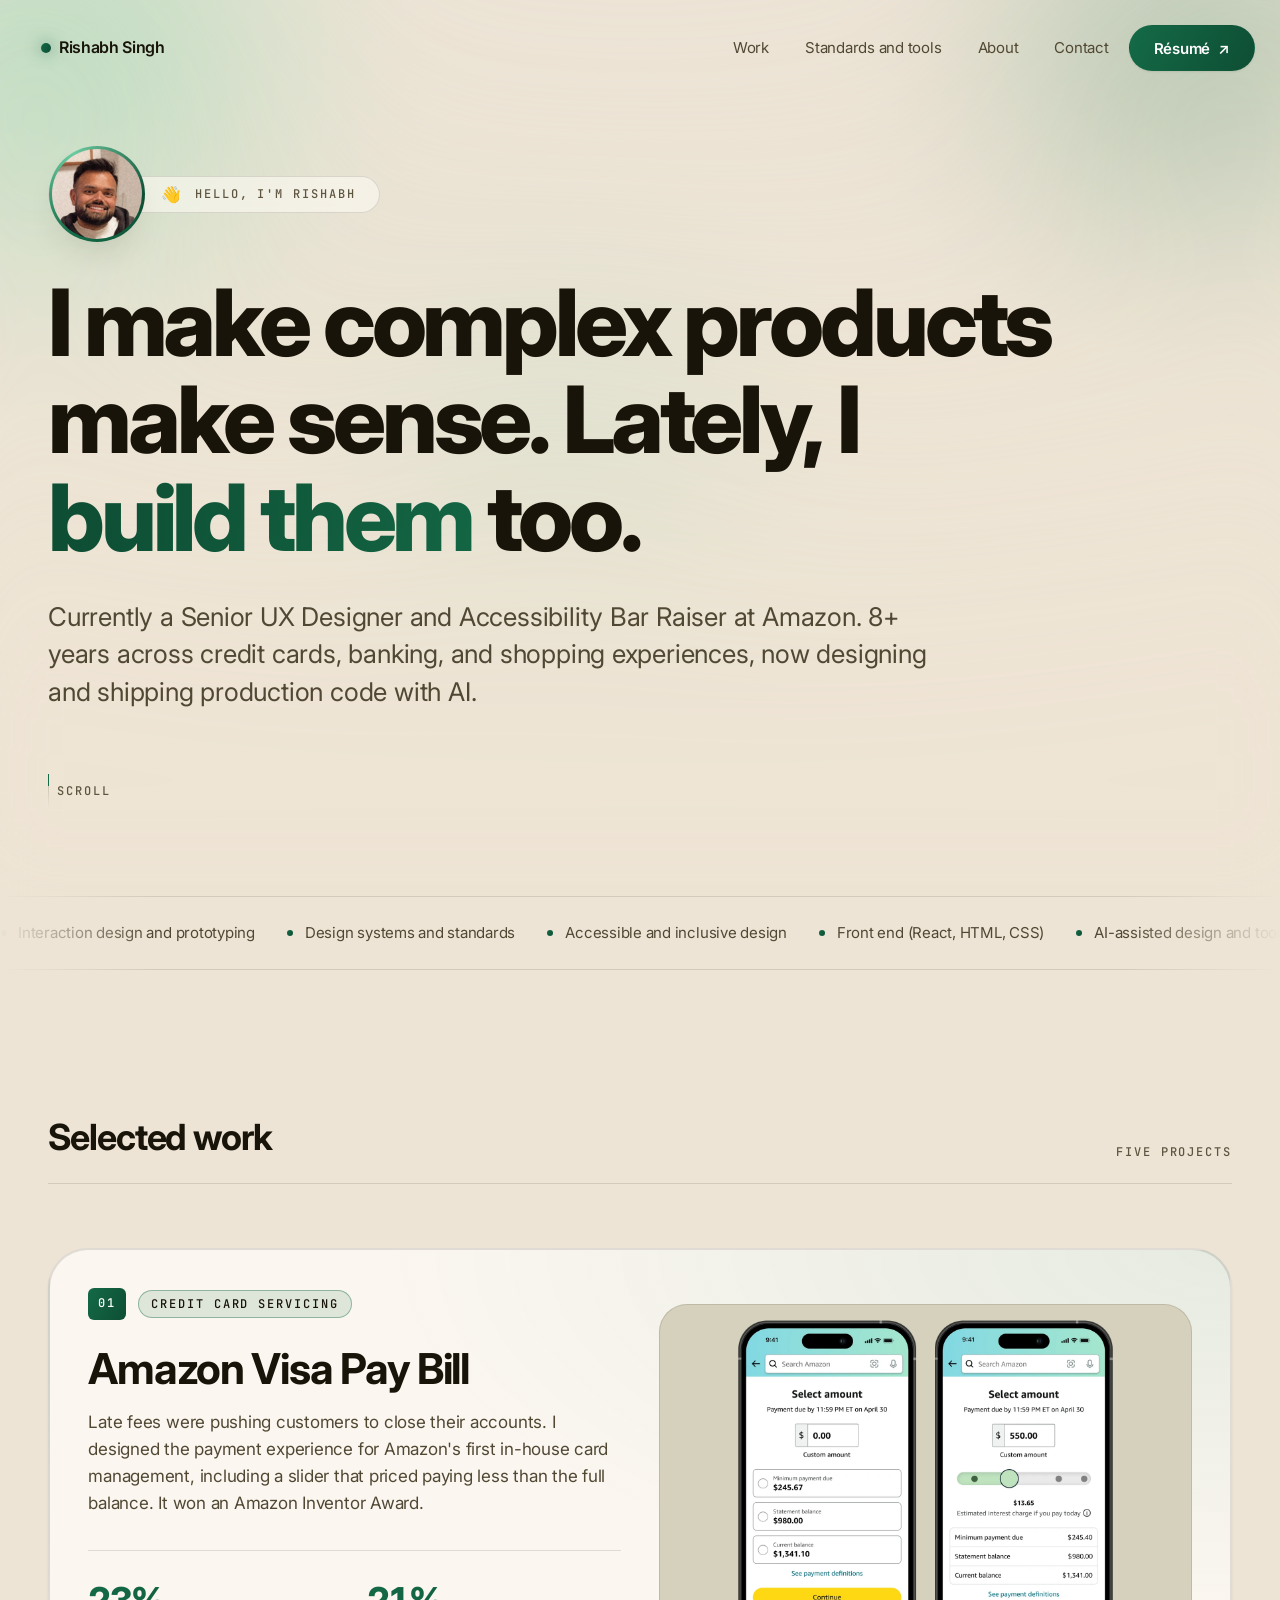
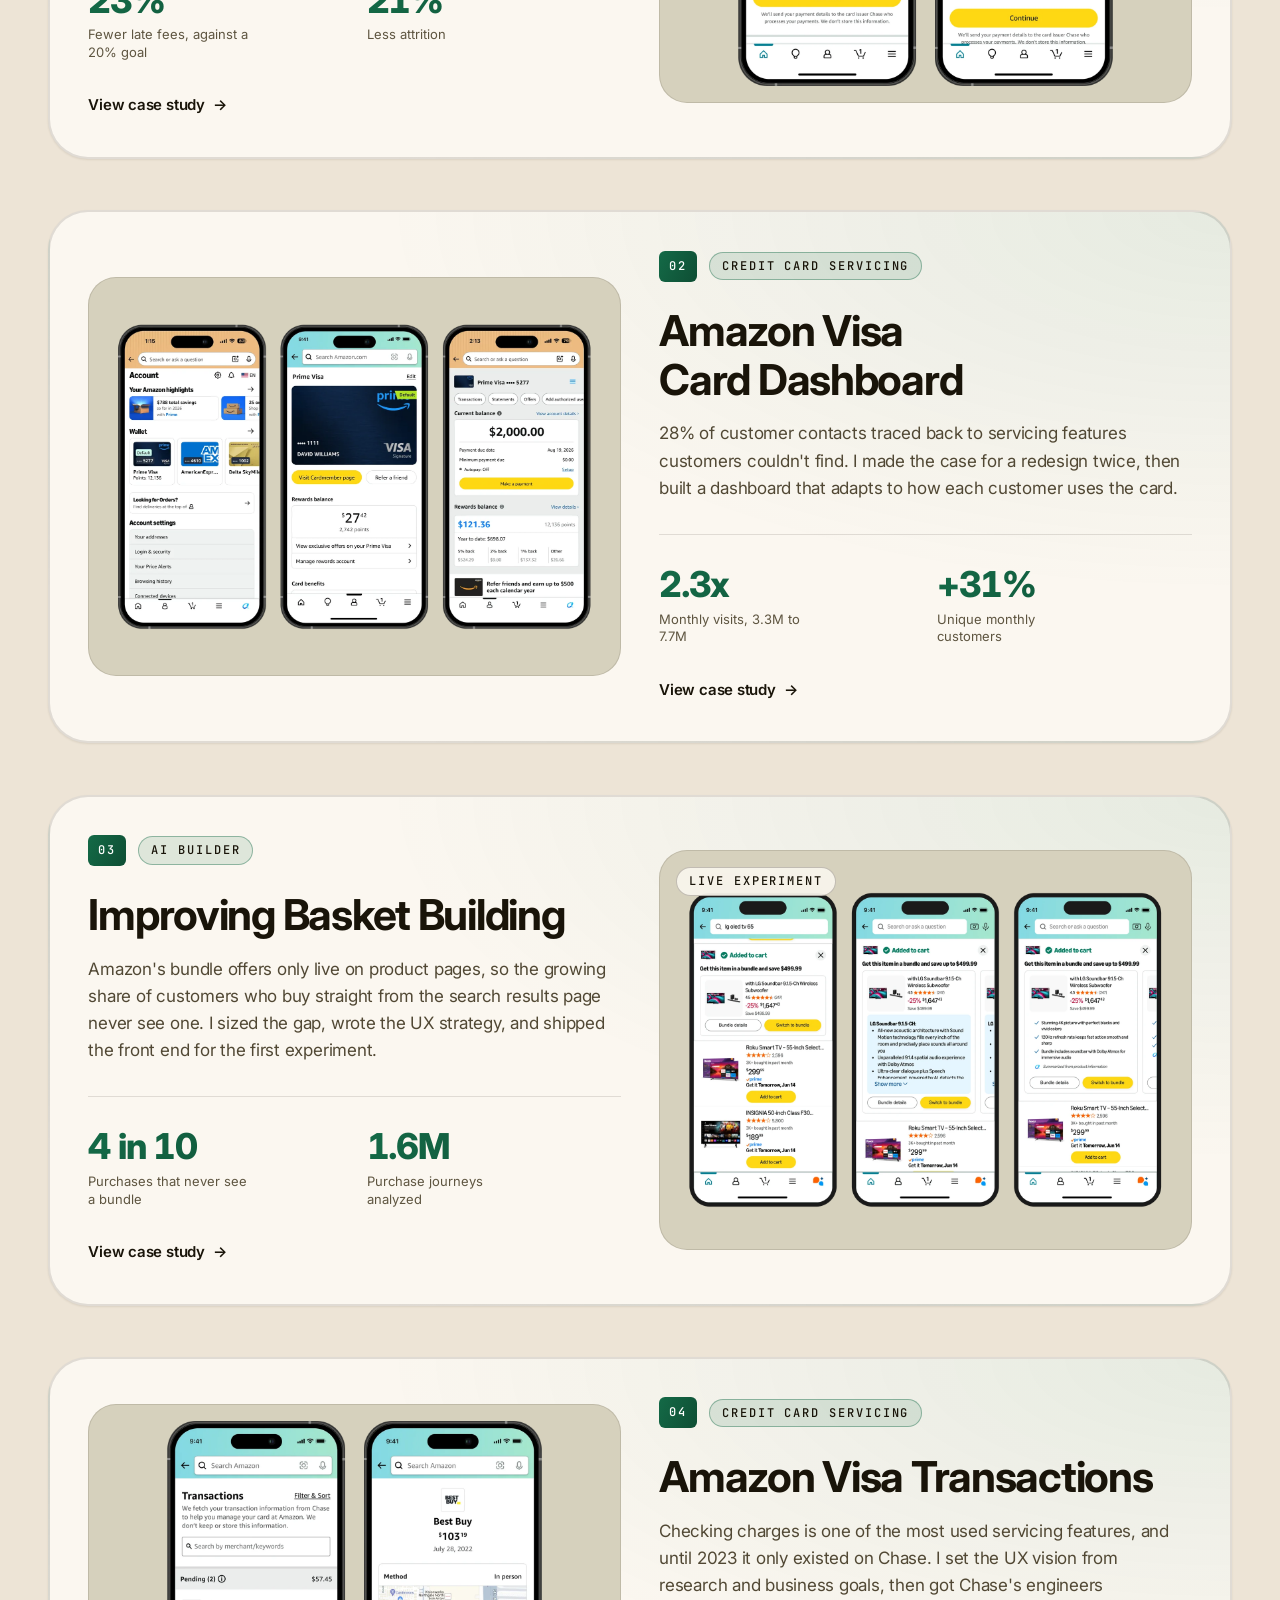
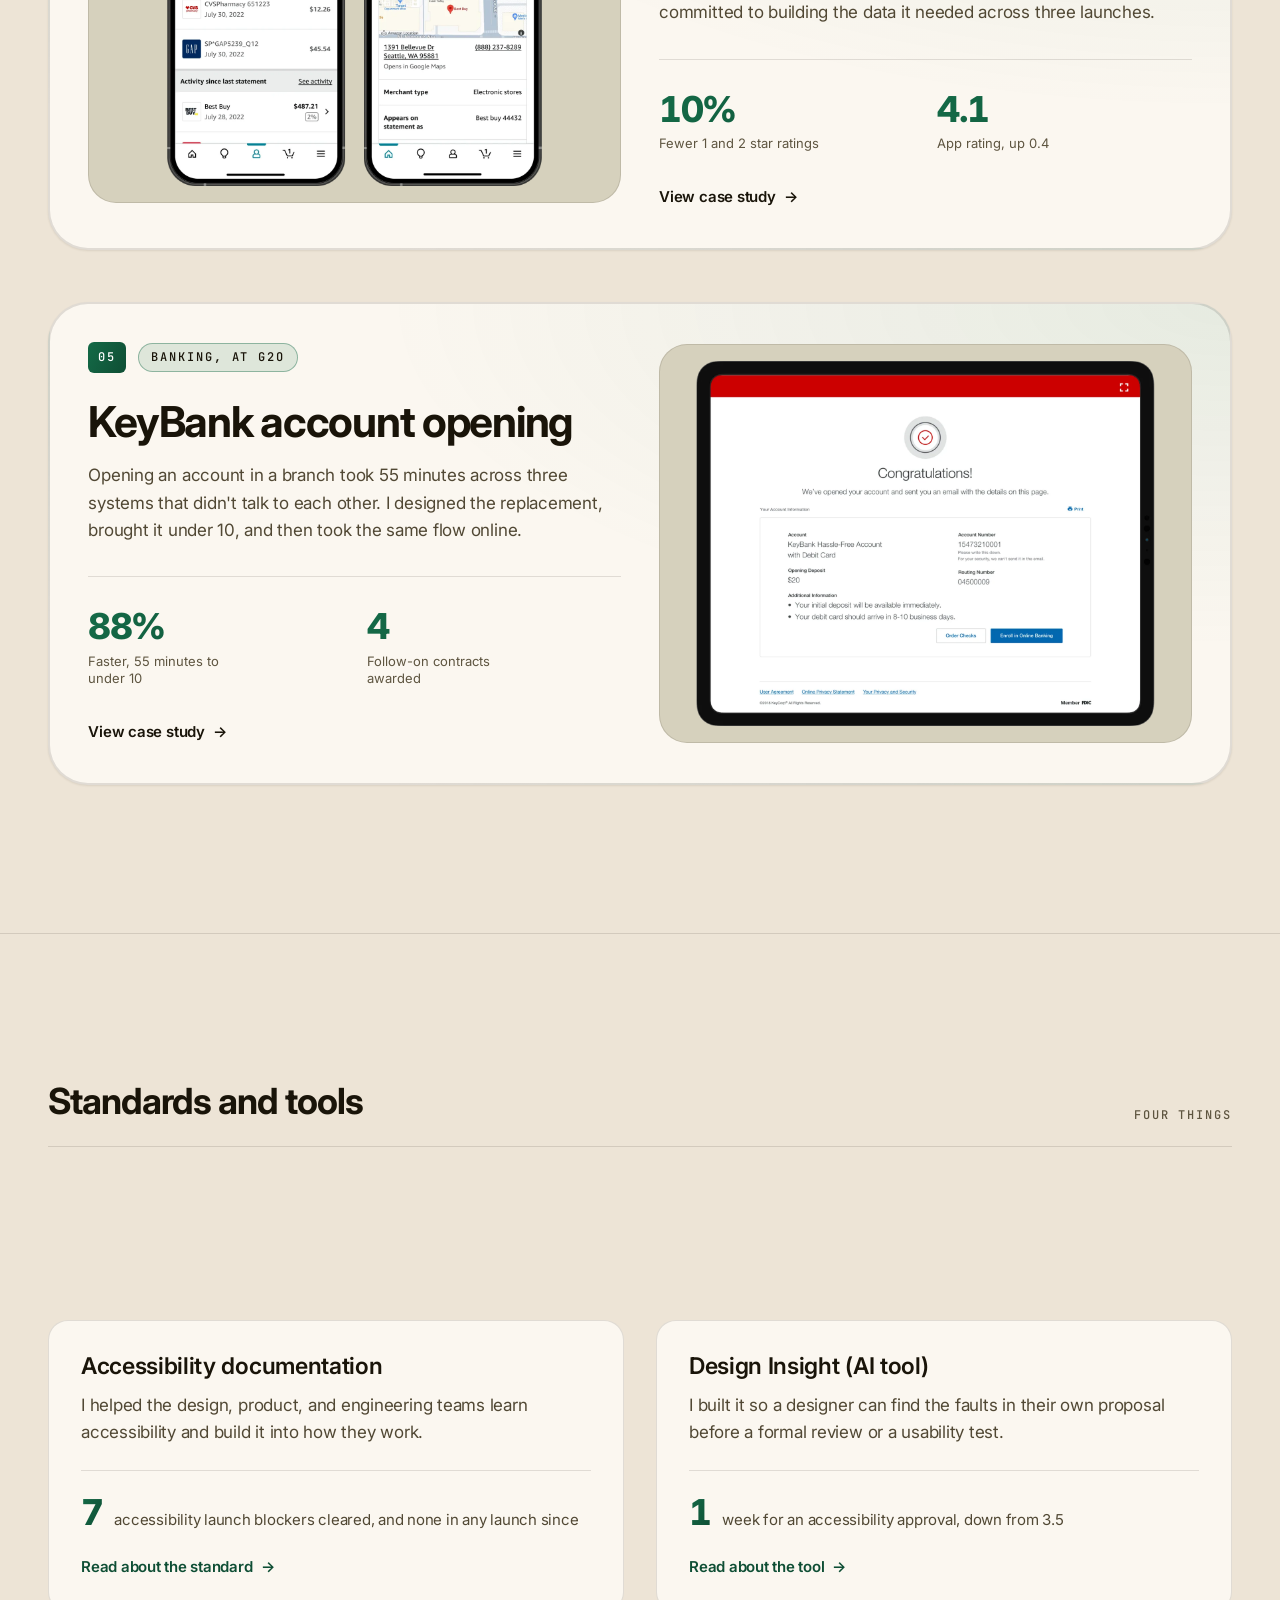
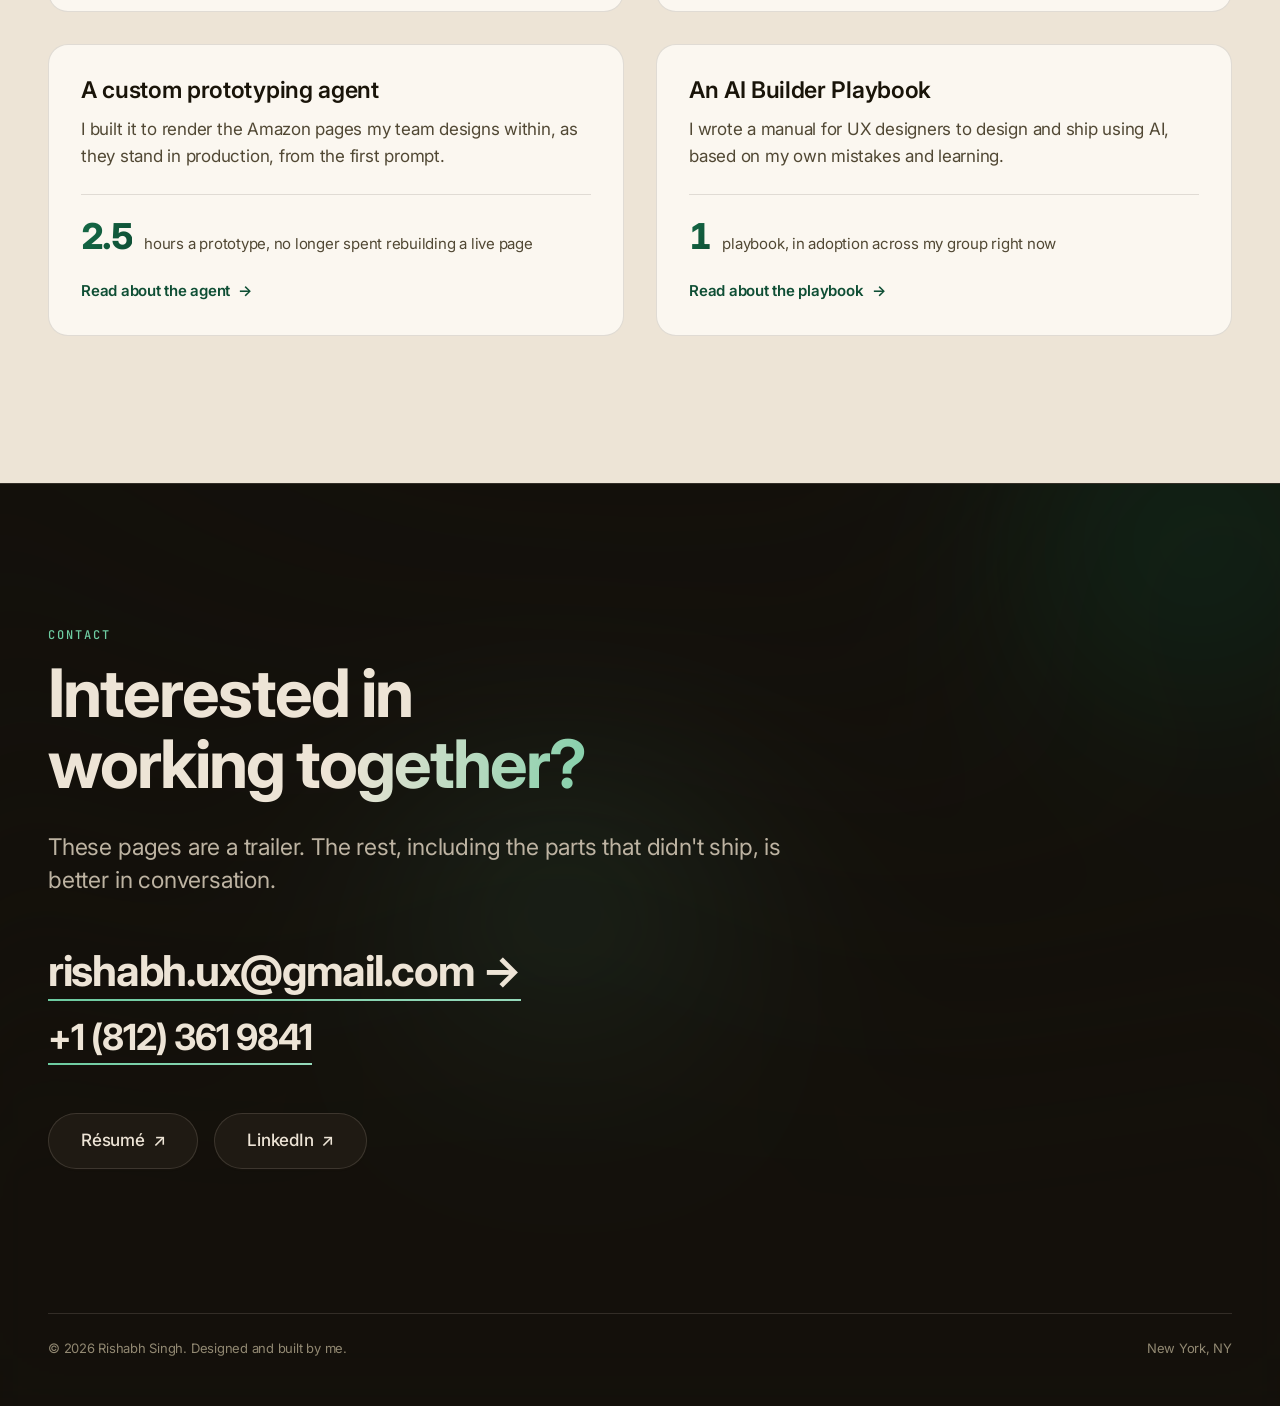
<file: index.html>
<!DOCTYPE html>
<html lang="en">
<head>
<meta charset="utf-8">
<meta name="viewport" content="width=device-width, initial-scale=1">
<title>Rishabh Singh · UX Designer and Accessibility Bar Raiser</title>
<meta name="description" content="UX Designer and Accessibility Bar Raiser at Amazon. I design end to end and build the tools my team designs with. Work across credit cards, banking, and retail.">
<meta name="author" content="Rishabh Singh">
<meta name="theme-color" content="#FBF7F1">

<meta property="og:type" content="website">
<meta property="og:title" content="Rishabh Singh · UX Designer and Accessibility Bar Raiser">
<meta property="og:description" content="UX Designer and Accessibility Bar Raiser at Amazon. I design end to end, build the tools my team designs with, and ship production front-end code with AI.">
<meta property="og:url" content="https://www.rishabhsingh.design/">
<meta name="twitter:card" content="summary_large_image">

<link rel="canonical" href="https://www.rishabhsingh.design/">
<link rel="icon" href="assets/img/favicon.svg" type="image/svg+xml">

<link rel="preconnect" href="https://fonts.googleapis.com">
<link rel="preconnect" href="https://fonts.gstatic.com" crossorigin>
<link href="https://fonts.googleapis.com/css2?family=Inter:wght@400;500;600;700;800&family=JetBrains+Mono:wght@400;500&display=swap" rel="stylesheet">

<link rel="stylesheet" href="assets/css/tokens.css">
<link rel="stylesheet" href="assets/css/base.css">
<link rel="stylesheet" href="assets/css/components.css">
</head>

<body>
<a class="skip-link" href="#work">Skip to work</a>

<div class="progress" aria-hidden="true"><div class="progress__fill"></div></div>

<header class="nav">
  <div class="nav__inner">
    <a class="nav__brand" href="index.html" aria-label="Rishabh Singh, home">
      <span class="nav__dot" aria-hidden="true"></span> Rishabh Singh
    </a>
    <nav class="nav__links" aria-label="Primary">
      <a class="nav__link" href="#work">Work</a>
      <a class="nav__link" href="#practice">Standards and tools</a>
      <a class="nav__link" href="about.html">About</a>
      <a class="nav__link" href="#contact">Contact</a>
      <a class="btn btn--primary" href="https://docs.google.com/document/d/1EHUuTUFj9zlCdyJktXC0rGSdesHq1b7P/edit" target="_blank" rel="noopener">Résumé <span aria-hidden="true">↗</span></a>
    </nav>
  </div>
</header>

<main id="main">

  <section class="hero" aria-labelledby="hero-statement">
    <div class="aurora" aria-hidden="true">
      <span class="aurora__blob aurora__blob--1"></span>
      <span class="aurora__blob aurora__blob--2"></span>
      <span class="aurora__blob aurora__blob--3"></span>
    </div>

    <div class="container hero__inner">
      <p class="label hero__eyebrow">
        <span class="hero__portrait">
          <img src="assets/img/headshot.jpg" alt="Rishabh Singh, smiling" width="512" height="512">
        </span>
        <span class="hero__wave" aria-hidden="true">👋</span> Hello, I'm Rishabh
      </p>

      <h1 class="mega hero__title" id="hero-statement" data-split>
        I make complex products make sense. Lately, I <span class="grad-text">build them</span> too.
      </h1>

      <div class="hero__lead lead reveal">
        <p>
          Currently a Senior UX Designer and Accessibility Bar Raiser at Amazon. 8+ years
          across credit cards, banking, and shopping experiences, now designing and shipping
          production code with AI.
        </p>
      </div>

      <p class="hero__cue label" aria-hidden="true">
        <span class="hero__cue-line"></span> Scroll
      </p>
    </div>
  </section>

  <div class="marquee marquee--skills" aria-hidden="true">
    <div class="marquee__track">
      <span class="marquee__item">Interaction design and prototyping</span>
      <span class="marquee__item">Design systems and standards</span>
      <span class="marquee__item">Accessible and inclusive design</span>
      <span class="marquee__item">Front end (React, HTML, CSS)</span>
      <span class="marquee__item">AI-assisted design and tooling</span>
      <span class="marquee__item">Systems thinking and information architecture</span>
      <span class="marquee__item">Typography, layout, composition</span>
      <span class="marquee__item">Figma</span>
      <span class="marquee__item">User research</span>
      <span class="marquee__item">Usability and A/B testing</span>
    </div>
    <div class="marquee__track">
      <span class="marquee__item">Interaction design and prototyping</span>
      <span class="marquee__item">Design systems and standards</span>
      <span class="marquee__item">Accessible and inclusive design</span>
      <span class="marquee__item">Front end (React, HTML, CSS)</span>
      <span class="marquee__item">AI-assisted design and tooling</span>
      <span class="marquee__item">Systems thinking and information architecture</span>
      <span class="marquee__item">Typography, layout, composition</span>
      <span class="marquee__item">Figma</span>
      <span class="marquee__item">User research</span>
      <span class="marquee__item">Usability and A/B testing</span>
    </div>
  </div>
  <ul class="visually-hidden">
    <li>Interaction design and prototyping</li>
    <li>Design systems and standards</li>
    <li>Accessible and inclusive design</li>
    <li>Front end (React, HTML, CSS)</li>
    <li>AI-assisted design and tooling</li>
    <li>Systems thinking and information architecture</li>
    <li>Typography, layout, composition</li>
    <li>Figma</li>
    <li>User research</li>
    <li>Usability and A/B testing</li>
  </ul>

  <section class="section" id="work" aria-labelledby="work-heading">
    <div class="container">
      <div class="section-head reveal">
        <h2 class="display-3 section-head__title" id="work-heading">Selected work</h2>
        <p class="label num">Five projects</p>
      </div>

      <div class="projects">

        <article class="project reveal-pop">
          <div class="project__grid">
            <div class="project__body">
              <p class="project__meta">
                <span class="project__index num">01</span>
                <span class="project__tag label">Credit card servicing</span>
              </p>
              <h3 class="display-2 project__title">
                <a class="project__link" href="work/pay-bill.html">Amazon Visa Pay Bill</a>
              </h3>
              <p class="project__summary">
                Late fees were pushing customers to close their accounts. I designed the payment
                experience for Amazon's first in-house card management, including a slider that
                priced paying less than the full balance. It won an Amazon Inventor Award.
              </p>
              <div class="project__stats">
                <p class="stat"><span class="stat__value" data-count>23%</span><span class="stat__label">Fewer late fees, against a 20% goal</span></p>
                <p class="stat"><span class="stat__value" data-count>21%</span><span class="stat__label">Less attrition</span></p>
              </div>
              <p class="project__cta"><span>View case study</span> <span class="arrow" aria-hidden="true">→</span></p>
            </div>
            <figure class="project__media">
              <img src="assets/img/pay-bill/home-card.webp"
                   alt="Two phone screens. The Amazon Visa select amount screen, with a custom amount field and radio buttons for the minimum payment due, the statement balance and the current balance, next to the interest slider concept, where a $550.00 payment shows an estimated interest charge of $13.65 if you pay today."
                   width="1600" height="1200" loading="lazy" decoding="async">
            </figure>
          </div>
        </article>

        <article class="project reveal-pop">
          <div class="project__grid">
            <div class="project__body">
              <p class="project__meta">
                <span class="project__index num">02</span>
                <span class="project__tag label">Credit card servicing</span>
              </p>
              <h3 class="display-2 project__title">
                <a class="project__link" href="work/card-dashboard.html">Amazon Visa Card Dashboard</a>
              </h3>
              <p class="project__summary">
                28% of customer contacts traced back to servicing features customers couldn't find.
                I made the case for a redesign twice, then built a dashboard that adapts to how each
                customer uses the card.
              </p>
              <div class="project__stats">
                <p class="stat"><span class="stat__value" data-count>2.3x</span><span class="stat__label">Monthly visits, 3.3M to 7.7M</span></p>
                <p class="stat"><span class="stat__value" data-count>+31%</span><span class="stat__label">Unique monthly customers</span></p>
              </div>
              <p class="project__cta"><span>View case study</span> <span class="arrow" aria-hidden="true">→</span></p>
            </div>
            <figure class="project__media">
              <img src="assets/img/card-dashboard/home-card.webp"
                   alt="Three phone screens in the order a customer meets them. The Account screen with a new wallet row of card tiles, then the wallet page for the Prime Visa with its rewards balance, then the card dashboard showing current balance, a Make a payment button and recent transactions."
                   width="1600" height="1200" loading="lazy" decoding="async">
            </figure>
          </div>
        </article>

        <article class="project reveal-pop">
          <div class="project__grid">
            <div class="project__body">
              <p class="project__meta">
                <span class="project__index num">03</span>
                <span class="project__tag label">AI Builder</span>
              </p>
              <h3 class="display-2 project__title">
                <a class="project__link" href="work/basket-building.html">Improving Basket Building</a>
              </h3>
              <p class="project__summary">
                Amazon's bundle offers only live on product pages, so the growing share of customers
                who buy straight from the search results page never see one. I sized the gap, wrote
                the UX strategy, and shipped the front end for the first experiment.
              </p>
              <div class="project__stats">
                <p class="stat"><span class="stat__value" data-count>4 in 10</span><span class="stat__label">Purchases that never see a bundle</span></p>
                <p class="stat"><span class="stat__value" data-count>1.6M</span><span class="stat__label">Purchase journeys analyzed</span></p>
              </div>
              <p class="project__cta"><span>View case study</span> <span class="arrow" aria-hidden="true">→</span></p>
            </div>
            <figure class="project__media">
              <img src="assets/img/basket-building/home-card.webp"
                   alt="Three phone screens of the Bundle Swap offer in the add to cart panel on Amazon search results. One shows a single bundle card, one a carousel of bundles opened to the seller's specifications, and one the same carousel with those specifications summarized into three benefit lines."
                   width="1600" height="1200" loading="lazy" decoding="async">
              <p class="project__chip label">Live experiment</p>
            </figure>
          </div>
        </article>

        <article class="project reveal-pop">
          <div class="project__grid">
            <div class="project__body">
              <p class="project__meta">
                <span class="project__index num">04</span>
                <span class="project__tag label">Credit card servicing</span>
              </p>
              <h3 class="display-2 project__title">
                <a class="project__link" href="work/transactions.html">Amazon Visa Transactions</a>
              </h3>
              <p class="project__summary">
                Checking charges is one of the most used servicing features, and until 2023 it only
                existed on Chase. I set the UX vision from research and business goals, then got
                Chase's engineers committed to building the data it needed across three launches.
              </p>
              <div class="project__stats">
                <p class="stat"><span class="stat__value" data-count>10%</span><span class="stat__label">Fewer 1 and 2 star ratings</span></p>
                <p class="stat"><span class="stat__value" data-count>4.1</span><span class="stat__label">App rating, up 0.4</span></p>
              </div>
              <p class="project__cta"><span>View case study</span> <span class="arrow" aria-hidden="true">→</span></p>
            </div>
            <figure class="project__media">
              <img src="assets/img/transactions/home-card.webp"
                   alt="Two phone screens. The Amazon Visa transactions list with merchant logos, pending charges and a Filter and Sort control, next to a transaction detail showing the merchant logo, a map of the store location and the name the charge appears under on the statement."
                   width="1600" height="1200" loading="lazy" decoding="async">
            </figure>
          </div>
        </article>

        <article class="project reveal-pop">
          <div class="project__grid">
            <div class="project__body">
              <p class="project__meta">
                <span class="project__index num">05</span>
                <span class="project__tag label">Banking, at g2o</span>
              </p>
              <h3 class="display-2 project__title">
                <a class="project__link" href="work/keybank.html">KeyBank account opening</a>
              </h3>
              <p class="project__summary">
                Opening an account in a branch took 55 minutes across three systems that didn't talk
                to each other. I designed the replacement, brought it under 10, and then took the same
                flow online.
              </p>
              <div class="project__stats">
                <p class="stat"><span class="stat__value" data-count>88%</span><span class="stat__label">Faster, 55 minutes to under 10</span></p>
                <p class="stat"><span class="stat__value" data-count>4</span><span class="stat__label">Follow-on contracts awarded</span></p>
              </div>
              <p class="project__cta"><span>View case study</span> <span class="arrow" aria-hidden="true">→</span></p>
            </div>
            <figure class="project__media">
              <img src="assets/img/keybank/home-card.webp"
                   alt="The confirmation screen of the redesigned KeyBank account opening flow on a tablet, reading Congratulations above the new account number, routing number, and opening deposit"
                   width="1600" height="1200" loading="lazy" decoding="async">
            </figure>
          </div>
        </article>

      </div>
    </div>
  </section>

  <section class="section practice" id="practice" aria-labelledby="practice-heading">
    <div class="container">
      <div class="section-head reveal">
        <h2 class="display-3 section-head__title" id="practice-heading">Standards and tools</h2>
        <p class="label num">Four things</p>
      </div>

      <div class="practice-lead reveal">
        <p>
          I built these four for the people I work with rather than customers: two set the
          standard we design to, and two took over work we did by hand.
        </p>
      </div>

      <div class="practice-grid">
        <a class="practice-card reveal" href="practice.html#accessibility">
          <h3 class="practice-card__title">Accessibility documentation</h3>
          <p class="practice-card__desc">I helped the design, product, and engineering teams learn accessibility and build it into how they work.</p>
          <p class="practice-card__stat">
            <span class="practice-card__value num">7</span>
            <span class="practice-card__unit">accessibility launch blockers cleared, and none in any launch since</span>
          </p>
          <span class="practice-card__cta">
            Read about the standard <span class="arrow" aria-hidden="true">&rarr;</span>
          </span>
        </a>

        <a class="practice-card reveal" href="practice.html#design-insight">
          <h3 class="practice-card__title">Design Insight (AI&nbsp;tool)</h3>
          <p class="practice-card__desc">I built it so a designer can find the faults in their own proposal before a formal review or a usability test.</p>
          <p class="practice-card__stat">
            <span class="practice-card__value num">1</span>
            <span class="practice-card__unit">week for an accessibility approval, down from 3.5</span>
          </p>
          <span class="practice-card__cta">
            Read about the tool <span class="arrow" aria-hidden="true">&rarr;</span>
          </span>
        </a>

        <a class="practice-card reveal" href="practice.html#prototyper">
          <h3 class="practice-card__title">A custom prototyping agent</h3>
          <p class="practice-card__desc">I built it to render the Amazon pages my team designs within, as they stand in production, from the first prompt.</p>
          <p class="practice-card__stat">
            <span class="practice-card__value num">2.5</span>
            <span class="practice-card__unit">hours a prototype, no longer spent rebuilding a live page</span>
          </p>
          <span class="practice-card__cta">
            Read about the agent <span class="arrow" aria-hidden="true">&rarr;</span>
          </span>
        </a>

        <a class="practice-card reveal" href="practice.html#playbook">
          <h3 class="practice-card__title">An AI Builder Playbook</h3>
          <p class="practice-card__desc">I wrote a manual for UX designers to design and ship using AI, based on my own mistakes and learning.</p>
          <p class="practice-card__stat">
            <span class="practice-card__value num">1</span>
            <span class="practice-card__unit">playbook, in adoption across my group right now</span>
          </p>
          <span class="practice-card__cta">
            Read about the playbook <span class="arrow" aria-hidden="true">&rarr;</span>
          </span>
        </a>
      </div>
    </div>
  </section>
</main>

<footer class="cta on-dark" id="contact">
  <div class="aurora" aria-hidden="true" style="opacity: 0.5">
    <span class="aurora__blob aurora__blob--2"></span>
    <span class="aurora__blob aurora__blob--3"></span>
  </div>

  <div class="container cta__inner">
    <p class="label label--accent">Contact</p>
    <h2 class="display-1 cta__title reveal" style="margin-top: var(--s-4)">
      Interested in working <span class="grad-text">together?</span>
    </h2>
    <p class="lead reveal">
      These pages are a trailer. The rest, including the parts that didn't ship, is better in
      conversation.
    </p>

    <div class="cta__contact reveal">
      <a class="cta__line cta__line--email" href="mailto:rishabh.ux@gmail.com">
        rishabh.ux@gmail.com <span class="arrow" aria-hidden="true">→</span>
      </a>
      <a class="cta__line cta__line--phone" href="tel:+18123619841">+1 (812) 361 9841</a>
    </div>

    <div class="cta__actions reveal">
      <a class="btn btn--lg" href="https://docs.google.com/document/d/1EHUuTUFj9zlCdyJktXC0rGSdesHq1b7P/edit" target="_blank" rel="noopener">Résumé <span aria-hidden="true">↗</span></a>
      <a class="btn btn--lg" href="https://www.linkedin.com/in/rishabh-singh-34b13a82/" target="_blank" rel="noopener">LinkedIn <span aria-hidden="true">↗</span></a>
    </div>

    <div class="cta__base">
      <p>© <span data-year>2026</span> Rishabh Singh. Designed and built by me.</p>
      <p>New York, NY</p>
    </div>
  </div>
</footer>

<script src="assets/js/site.js" defer></script>
</body>
</html>
</file>
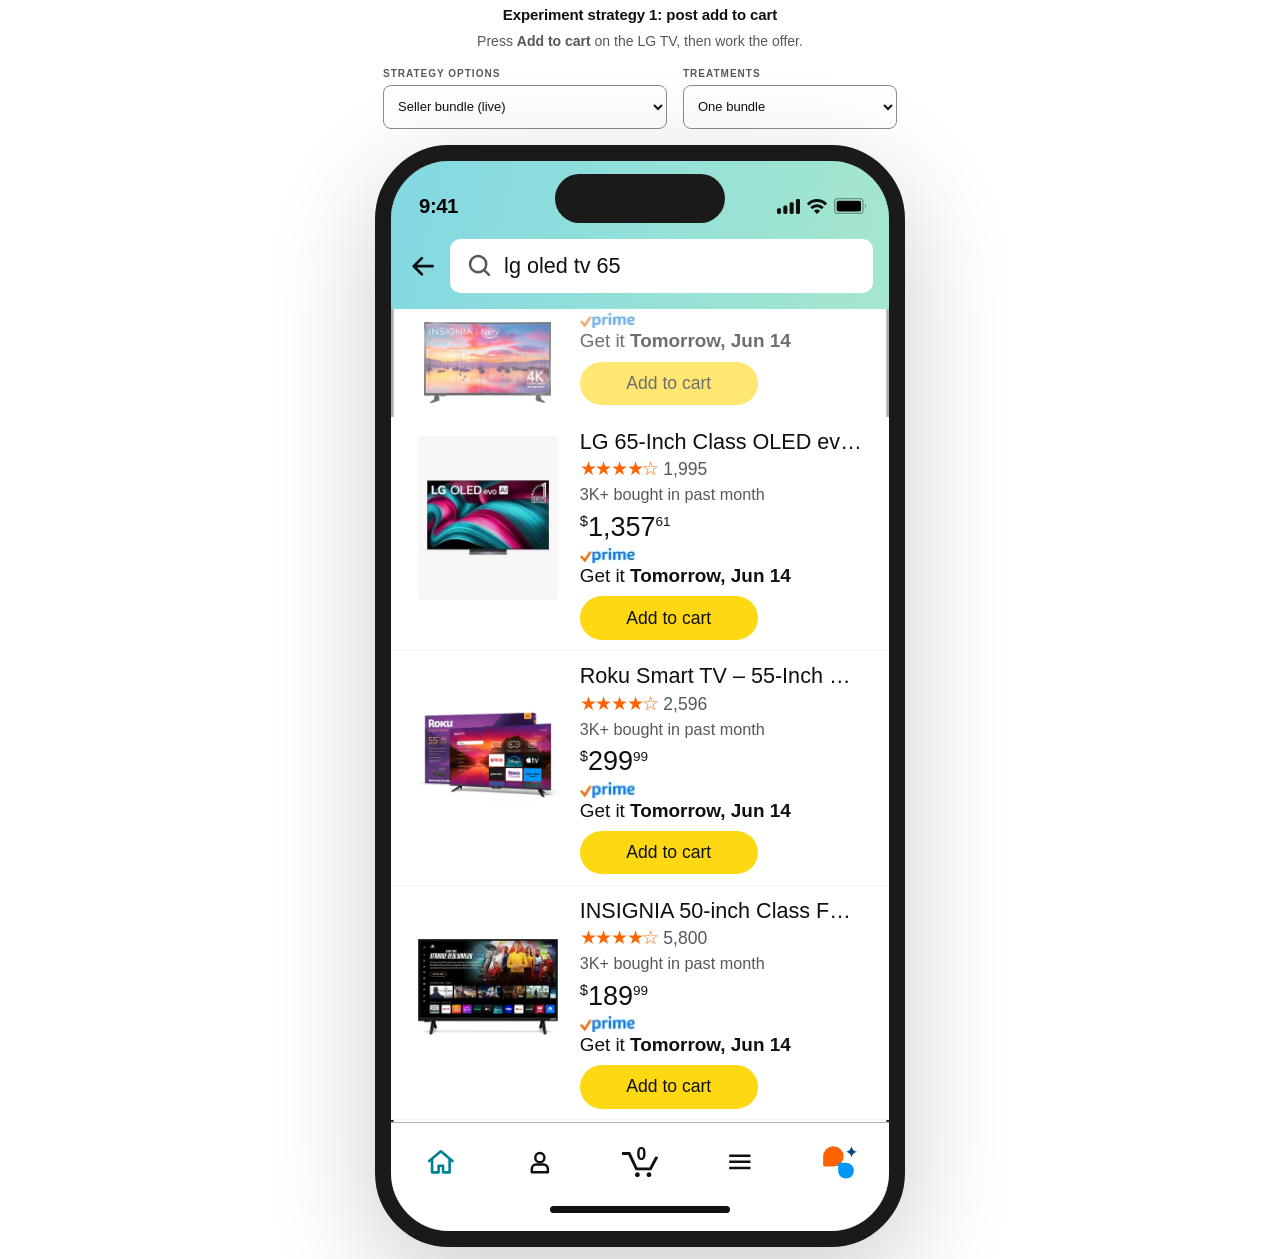
<file: prototypes/basket-building/index.html>
<!DOCTYPE html>
<html lang="en">
<head>
<meta charset="utf-8">
<meta name="viewport" content="width=device-width, initial-scale=1">
<title>Bundle Swap and Build Your Own Bundle: CX prototypes</title>
<meta name="robots" content="noindex">
<style>

:root {
  --amazon-orange: #FF9900;
  --amazon-dark: #131921;
  --amazon-teal: #007185;
  --amazon-green: #067D62;
  --success-green: #067D62;
  --bg: #ffffff;
  --bg-alt: #f7f8fa;
  --text: #0F1111;
  --text-secondary: #565959;
  --border: #D5D9D9;
  --accent: #FF9900;
  --card-shadow: 0 2px 12px rgba(0,0,0,0.08);
}

* { margin: 0; padding: 0; box-sizing: border-box; }

body {
  font-family: -apple-system, BlinkMacSystemFont, 'Segoe UI', Roboto, sans-serif;
  color: var(--text);
  line-height: 1.5;
  background: var(--bg);
}

.reveal {
  opacity: 0;
  transform: translateY(30px);
  transition: opacity 0.7s ease, transform 0.7s ease;
}
.reveal.visible {
  opacity: 1;
  transform: translateY(0);
}
.reveal-delay-1 { transition-delay: 0.1s; }
.reveal-delay-2 { transition-delay: 0.2s; }
.reveal-delay-3 { transition-delay: 0.3s; }
.reveal-delay-4 { transition-delay: 0.4s; }

.mode-toggle {
  position: fixed;
  bottom: 24px;
  right: 24px;
  z-index: 200;
  display: flex;
  background: var(--amazon-dark);
  border-radius: 10px;
  padding: 4px;
  box-shadow: 0 4px 20px rgba(0,0,0,0.3);
}
.mode-toggle button {
  padding: 10px 16px;
  border: none;
  background: transparent;
  color: #adb5bd;
  font-size: 13px;
  font-weight: 600;
  cursor: pointer;
  border-radius: 7px;
  transition: all 0.2s;
}
.mode-toggle button.active {
  background: var(--amazon-orange);
  color: var(--amazon-dark);
}

.slide {
  display: none;
}
body.presentation-mode {
  overflow: hidden;
}
body.presentation-mode .nav {
  display: none;
}
body.presentation-mode .slide {
  position: fixed;
  inset: 0;
  overflow-y: auto;
  display: none;
  flex-direction: column;
  justify-content: center;
  align-items: center;
  padding: 60px 40px;
  background: var(--bg);
  z-index: 50;
}
body.presentation-mode .slide#pres-6 {
  justify-content: flex-start;
  overflow-y: auto;
}
body.presentation-mode .slide.statement {
  justify-content: center;
  padding: 60px 64px;
}
body.presentation-mode .slide.statement .section-label {
  font-size: 20px;
  letter-spacing: 3px;
  margin-bottom: 28px;
}
body.presentation-mode .slide.statement h2 {
  font-size: clamp(48px, 7.5vw, 104px);
  font-weight: 800;
  line-height: 1.05;
  letter-spacing: -2px;
  color: var(--text);
  margin: 0 0 32px;
  max-width: 100%;
}
body.presentation-mode .slide.statement p {
  font-size: clamp(20px, 2vw, 30px);
  line-height: 1.4;
  color: var(--text-secondary);
  max-width: 100%;
  margin: 0;
}
body.presentation-mode .slide.statement.dark-bg h2 { color: #fff; }
body.presentation-mode .slide.statement.dark-bg p { color: rgba(255,255,255,0.72); }
body.presentation-mode .slide.alt-bg {
  background: var(--bg-alt);
}
body.presentation-mode .slide.dark-bg {
  background: linear-gradient(135deg, #131921 0%, #1a2634 50%, #0d2137 100%);
  color: #fff;
}
body.presentation-mode .slide.active-slide {
  display: flex;
}
body.presentation-mode .slide .slide-inner {
  max-width: 1200px;
  width: 100%;
}

.pres-nav {
  position: fixed;
  right: 24px;
  top: 50%;
  transform: translateY(-50%);
  z-index: 150;
  display: none;
  flex-direction: column;
  gap: 10px;
}
body.presentation-mode .pres-nav {
  display: flex;
}
.pres-nav .dot {
  width: 10px;
  height: 10px;
  border-radius: 50%;
  background: #D5D9D9;
  cursor: pointer;
  transition: all 0.2s;
}
.pres-nav .dot.active {
  background: var(--amazon-orange);
  transform: scale(1.3);
}

body.presentation-mode > header,
body.presentation-mode > section,
body.presentation-mode > footer {
  display: none !important;
}

.nav {
  position: fixed;
  top: 0;
  left: 0;
  right: 0;
  background: rgba(19, 25, 33, 0.92);
  backdrop-filter: blur(12px);
  -webkit-backdrop-filter: blur(12px);
  padding: 16px 40px;
  display: flex;
  align-items: center;
  justify-content: space-between;
  z-index: 100;
}
.nav-title {
  color: #fff;
  font-size: 16px;
  font-weight: 600;
}
.nav-links {
  display: flex;
  gap: 24px;
}
.nav-links a {
  color: #ccc;
  text-decoration: none;
  font-size: 13px;
  transition: color 0.2s;
}
.nav-links a:hover { color: var(--amazon-orange); }

.hero {
  margin-top: 56px;
  padding: 0;
  background: linear-gradient(135deg, #131921 0%, #1a2634 50%, #0d2137 100%);
  color: #fff;
  min-height: calc(100vh - 56px);
  display: flex;
  align-items: center;
  justify-content: center;
}
.hero-two-col {
  display: grid;
  grid-template-columns: 1fr 45%;
  align-items: center;
  gap: 4vw;
  padding: 40px 5vw 40px 5vw;
  width: 100%;
}
.hero-text {
  min-width: 0;
}
.hero h1 {
  font-size: 40px;
  font-weight: 800;
  margin-bottom: 16px;
  letter-spacing: -1px;
  line-height: 1.15;
  text-align: left;
}
.hero h1 span { color: var(--amazon-orange); }
.hero .subtitle {
  font-size: 17px;
  color: #adb5bd;
  line-height: 1.6;
  text-align: left;
}
.hero-screenshot {
  min-width: 0;
}
.screenshot-container {
  position: relative;
  border-radius: 12px;
  overflow: hidden;
  box-shadow: 0 16px 60px rgba(0,0,0,0.4);
}
.screenshot-container img {
  width: 100%;
  height: auto;
  display: block;
}
.screenshot-fade {
  display: none;
}
.screenshot-caption {
  font-size: 13px;
  color: #6c757d;
  margin-top: 12px;
  text-align: center;
}
@media (max-width: 900px) {
  .hero-two-col { flex-direction: column; gap: 40px; padding: 60px 24px; }
  .hero-screenshot { flex: none; width: 100%; max-width: 100%; }
  .hero h1 { font-size: 36px; text-align: center; }
  .hero .subtitle { text-align: center; }
}
.hero-stats {
  display: flex;
  justify-content: center;
  gap: 64px;
  flex-wrap: wrap;
}
.hero-stat {
  text-align: center;
}
.hero-stat .number {
  font-size: 48px;
  font-weight: 800;
  color: var(--amazon-orange);
  letter-spacing: -1px;
}
.hero-stat .label {
  font-size: 14px;
  color: #adb5bd;
  margin-top: 6px;
  line-height: 1.4;
}

section {
  padding: 96px 40px;
  max-width: 1200px;
  margin: 0 auto;
}
section.alt { background: var(--bg-alt); max-width: 100%; }
section.alt > .inner { max-width: 1200px; margin: 0 auto; }

.section-label {
  font-size: 12px;
  font-weight: 700;
  text-transform: uppercase;
  letter-spacing: 2px;
  color: var(--amazon-teal);
  margin-bottom: 12px;
}
.section-title {
  font-size: 36px;
  font-weight: 800;
  margin-bottom: 16px;
  letter-spacing: -0.5px;
  line-height: 1.2;
}
.section-subtitle {
  font-size: 18px;
  color: var(--text-secondary);
  margin-bottom: 48px;
  max-width: 100%;
  line-height: 1.6;
}

.problem-grid {
  display: grid;
  grid-template-columns: repeat(auto-fit, minmax(260px, 1fr));
  gap: 24px;
}
.problem-card {
  background: #fff;
  border: 1px solid var(--border);
  border-radius: 16px;
  padding: 28px;
  box-shadow: var(--card-shadow);
  transition: transform 0.2s ease, box-shadow 0.2s ease;
  display: flex;
  flex-direction: column;
}
.problem-card:hover {
  transform: translateY(-4px);
  box-shadow: 0 8px 30px rgba(0,0,0,0.12);
}
.problem-card .icon {
  width: 48px;
  height: 48px;
  background: #FFF3E0;
  border-radius: 12px;
  display: flex;
  align-items: center;
  justify-content: center;
  font-size: 22px;
  margin-bottom: 16px;
}
.problem-card h3 {
  font-size: 16px;
  font-weight: 700;
  margin-bottom: 8px;
}
.problem-card p {
  font-size: 14px;
  color: var(--text-secondary);
  line-height: 1.5;
}
.problem-card .stat {
  font-size: 36px;
  font-weight: 800;
  color: var(--amazon-teal);
  margin-bottom: 8px;
  letter-spacing: -0.5px;
}
.problem-card .stat-volume {
  font-size: 14px;
  font-weight: 600;
  color: var(--amazon-teal);
  margin-top: auto;
  padding-top: 12px;
}

.flow-steps {
  display: flex;
  gap: 16px;
  overflow-x: auto;
  padding-bottom: 16px;
}
.flow-step {
  flex: 1;
  min-width: 200px;
  background: #fff;
  border: 1px solid var(--border);
  border-radius: 12px;
  padding: 20px;
  position: relative;
}
.flow-step::after {
  content: "\2192";
  position: absolute;
  right: -14px;
  top: 50%;
  transform: translateY(-50%);
  font-size: 18px;
  color: var(--text-secondary);
}
.flow-step:last-child::after { display: none; }
.flow-step .step-num {
  width: 24px;
  height: 24px;
  background: var(--amazon-orange);
  color: #fff;
  border-radius: 50%;
  display: flex;
  align-items: center;
  justify-content: center;
  font-size: 12px;
  font-weight: 700;
  margin-bottom: 10px;
}
.flow-step h4 { font-size: 14px; margin-bottom: 4px; }
.flow-step p { font-size: 12px; color: var(--text-secondary); }

.design-tabs {
  display: flex;
  gap: 8px;
  margin-bottom: 24px;
  flex-wrap: wrap;
}
.design-tab {
  padding: 10px 20px;
  border: 2px solid var(--border);
  border-radius: 8px;
  background: #fff;
  cursor: pointer;
  font-size: 14px;
  font-weight: 500;
  transition: all 0.2s;
}
.design-tab.active {
  border-color: var(--amazon-orange);
  background: #FFF8EE;
  color: var(--amazon-dark);
}
.design-tab:hover { border-color: var(--amazon-orange); }
.design-tab-sep {
  display: flex;
  align-items: center;
  padding: 0 4px;
  color: var(--border);
  font-size: 20px;
  user-select: none;
}

.design-panel {
  display: none;
  animation: fadeIn 0.3s ease;
}
.design-panel.active { display: block; }
@keyframes fadeIn { from { opacity: 0; transform: translateY(8px); } to { opacity: 1; transform: none; } }

.design-layout {
  display: flex;
  justify-content: center;
  align-items: flex-start;
}

.phone-frame {
  width: 393px;
  border: 12px solid #1a1a1a;
  border-radius: 55px;
  overflow: hidden;
  box-shadow: 0 24px 80px rgba(0,0,0,0.2), inset 0 0 0 2px #333;
  background: #fff;
  font-family: "Ember Modern Display Standard", "Amazon Ember", Arial, sans-serif;
  color: #0F1111;
  position: relative;
  -webkit-font-smoothing: antialiased;
}
.phone-frame::before {
  content: '';
  position: absolute;
  top: 10px;
  left: 50%;
  transform: translateX(-50%);
  width: 126px;
  height: 36px;
  background: #1a1a1a;
  border-radius: 20px;
  z-index: 10;
  pointer-events: none;
}
.phone-header {
  position: relative;
  background: linear-gradient(102deg, rgb(130, 216, 227) 0%, rgb(166, 231, 206) 100%);
}
.phone-header .status-bar {
  height: 54px;
  display: flex;
  align-items: center;
  justify-content: space-between;
  padding: 14px 16px 0;
  position: relative;
}
.phone-header .status-bar .time {
  font-family: -apple-system, "SF Pro Text", sans-serif;
  font-size: 15px;
  font-weight: 600;
  color: #000;
  letter-spacing: -0.3px;
  padding-left: 5px;
}
.phone-header .status-bar .icons {
  display: flex;
  align-items: center;
  gap: 5px;
}
.phone-header .search-row {
  display: flex;
  align-items: center;
  gap: 8px;
  padding: 4px 12px 12px;
}
.phone-header .back-arrow {
  width: 24px;
  height: 24px;
  display: flex;
  align-items: center;
  justify-content: center;
}
.phone-header .search-field {
  flex: 1;
  display: flex;
  align-items: center;
  background: #fff;
  border-radius: 8px;
  padding: 8px 12px;
  gap: 8px;
}
.phone-header .search-field span {
  font-size: 16px;
  color: #898989;
  font-family: inherit;
}
.phone-header .header-icons {
  display: flex;
  gap: 6px;
  align-items: center;
}
.phone-content {
  padding: 0;
  min-height: 602px;
  overflow-y: auto;
  max-height: 602px;
  position: relative;
}
.phone-bottom-bar {
  display: flex;
  align-items: center;
  justify-content: space-around;
  padding: 10px 16px;
  border-top: 1px solid #eee;
  background: #fff;
}
.phone-bottom-bar svg {
  width: 24px;
  height: 24px;
  color: #565959;
}
.bundle-toggle {
  display: flex;
  justify-content: center;
  margin-top: 16px;
}
.bundle-toggle-inner {
  display: flex;
  background: #F0F2F2;
  border-radius: 100px;
  padding: 4px;
}
.bundle-toggle-btn {
  padding: 6px 16px;
  border: none;
  background: transparent;
  border-radius: 100px;
  font-size: 12px;
  font-weight: 400;
  color: #565959;
  cursor: pointer;
  transition: all 0.2s;
}
.bundle-toggle-btn.active {
  background: #fff;
  color: #0F1111;
  box-shadow: 0 1px 3px rgba(15,17,17,0.15);
}

.phone-tab-bar {
  border-top: 1px solid #AAB7B8;
  background: #fff;
}
.phone-home-indicator {
  display: flex;
  justify-content: center;
  padding: 8px 0 6px;
  background: #fff;
}
.phone-home-indicator::after {
  content: '';
  width: 134px;
  height: 5px;
  background: #0F1111;
  border-radius: 3px;
}

.atc-panel {
  background: #fff;
  border-top: 1px solid #D5D9D9;
  border-left: 1px solid #AAB7B8;
  border-right: 1px solid #AAB7B8;
  transition: all 0.3s ease;
}
.atc-panel.hidden {
  display: none;
}
.atc-panel.slide-in {
  animation: slideUp 0.35s ease-out;
}
@keyframes slideUp {
  from { opacity: 0; transform: translateY(20px); }
  to { opacity: 1; transform: translateY(0); }
}

.sr-atc-btn {
  display: inline-flex;
  align-items: center;
  justify-content: center;
  margin-top: 4px;
  width: 132px;
  height: 32px;
  background: #FFD814;
  border: none;
  border-radius: 100px;
  font-size: 13px;
  font-weight: 400;
  color: #0F1111;
  cursor: pointer;
  font-family: inherit;
  transition: all 0.15s;
}
.sr-atc-btn:hover {
  background: #F7CA00;
}
.sr-atc-btn:active {
  transform: scale(0.97);
}

.atc-panel {
  background: #fff;
  border-top: 1px solid #D5D9D9;
  border-left: 1px solid #AAB7B8;
  border-right: 1px solid #AAB7B8;
  border-bottom: 1px solid #D5D9D9;
}
.atc-panel-head {
  display: flex;
  align-items: center;
  gap: 12px;
  padding: 16px 16px 0;
  margin-bottom: 4px;
}
.atc-panel-head .atc-thumb {
  width: 43px;
  height: 27px;
  background: rgba(15,17,17,0.03);
  border-radius: 4px;
  overflow: hidden;
  flex-shrink: 0;
}
.atc-panel-head .atc-thumb img {
  width: 100%;
  height: 100%;
  object-fit: cover;
}
.atc-panel-head .check {
  display: flex;
  align-items: center;
  gap: 6px;
  flex: 1;
  font-size: 18px;
  font-weight: 700;
  color: #067D62;
  line-height: 22px;
}
.atc-panel-head .check .check-icon {
  width: 18px;
  height: 18px;
  display: inline-flex;
  align-items: center;
  justify-content: center;
}
.atc-panel-head .check .check-icon svg {
  width: 18px;
  height: 18px;
}
.atc-panel-head .close-btn {
  width: 28px;
  height: 28px;
  border: none;
  background: #F0F2F2;
  border-radius: 50%;
  font-size: 0;
  cursor: pointer;
  color: #0F1111;
  display: flex;
  align-items: center;
  justify-content: center;
  flex-shrink: 0;
}

.bundle-offer {
  padding: 8px 16px 12px;
}
.bundle-offer-inner {
  background: #fff;
  border: 1px solid #D5D9D9;
  border-radius: 8px;
  padding: 12px 12px 8px;
}
.bundle-offer-label {
  font-family: "Ember Modern Display Standard", "Amazon Ember", Arial, sans-serif;
  font-size: 16px;
  font-weight: 700;
  color: #0F1111;
  line-height: 20px;
  margin-bottom: 8px;
}
.bundle-card {
  display: flex;
  gap: 8px;
  align-items: flex-start;
}
.bundle-card-img {
  width: 138px;
  align-self: stretch;
  background: rgba(15,17,17,0.03);
  border-radius: 8px;
  display: flex;
  align-items: center;
  justify-content: center;
  flex-shrink: 0;
  overflow: hidden;
  padding: 4px;
}
.bundle-card-img img {
  max-width: 120px;
  max-height: 100%;
  object-fit: contain;
  mix-blend-mode: darken;
}
.bundle-card-info {
  flex: 1;
  min-width: 0;
  display: flex;
  flex-direction: column;
  gap: 2px;
}
.bundle-card-info .name,
.bundle-name-clamp {
  font-size: 14px;
  font-weight: 400;
  color: #0F1111;
  line-height: 18px;
  display: -webkit-box;
  -webkit-line-clamp: 2;
  -webkit-box-orient: vertical;
  overflow: hidden;
}
.bundle-card-info .pricing {
  display: flex;
  align-items: baseline;
  gap: 4px;
}
.bundle-card-info .discount {
  font-family: "Ember Modern Display Standard", "Amazon Ember", Arial, sans-serif;
  color: #CC0C39;
  font-size: 18px;
  font-weight: 400;
  line-height: 22px;
}
.bundle-card-info .price {
  font-family: "Ember Modern Display Standard", "Amazon Ember", Arial, sans-serif;
  font-size: 18px;
  font-weight: 400;
  line-height: 22px;
  color: #0F1111;
}
.bundle-card-info .price .sym {
  font-size: 11px;
  line-height: 16px;
  vertical-align: top;
  display: inline-block;
  padding-top: 1px;
}
.bundle-card-info .price sup {
  font-size: 11px;
  line-height: 16px;
  vertical-align: top;
}
.bundle-card-info .list-price {
  font-size: 12px;
  color: #565959;
  line-height: 16px;
  margin-top: 2px;
}
.bundle-card-info .list-price .strike {
  text-decoration: line-through;
}
.bundle-card-info .savings {
  font-size: 12px;
  color: #565959;
  line-height: 16px;
}
.bundle-card-info .savings .info-icon {
  display: inline-flex;
  align-items: center;
  justify-content: center;
  width: 12px;
  height: 12px;
  border-radius: 50%;
  border: 1px solid #6F7373;
  font-size: 8px;
  color: #6F7373;
  margin-left: 2px;
  vertical-align: middle;
}
.bundle-card-fixed {
  height: 380px;
  display: flex;
  flex-direction: column;
}
.bundle-card-fixed.expanded {
  height: auto;
}

.bundle-bullets {
  background: #E5F6FF;
  border-radius: 8px;
  padding: 16px 8px;
  margin-bottom: 8px;
  display: flex;
  flex-direction: column;
  flex: 1;
  min-height: 0;
  overflow: hidden;
}
.bundle-card-fixed.expanded .bundle-bullets {
  flex: 1 1 auto;
  overflow: visible;
}
.bundle-bullets .bullets-heading {
  font-family: "Ember Modern Display Standard", "Amazon Ember", Arial, sans-serif;
  font-size: 14px;
  font-weight: 700;
  color: #0F1111;
  line-height: 18px;
  flex-shrink: 0;
}
.bundle-bullets ul {
  list-style: disc;
  margin: 0;
  padding-left: 20px;
  flex: 0 1 auto;
  min-height: 0;
  overflow: hidden;
  display: -webkit-box;
  -webkit-box-orient: vertical;
  -webkit-line-clamp: 7;
}
.bundle-card-fixed.expanded .bundle-bullets ul {
  flex: 0 0 auto;
  overflow: visible;
  display: block;
  -webkit-line-clamp: unset;
}
.bundle-bullets ul li {
  font-size: 14px;
  color: #0F1111;
  line-height: 18px;
}
.bundle-bullets .show-more {
  display: inline-flex;
  align-items: center;
  gap: 4px;
  font-size: 16px;
  color: #2162A1;
  line-height: 20px;
  text-decoration: none;
  margin-top: 4px;
  padding-left: 12px;
  cursor: pointer;
  flex-shrink: 0;
}
.bundle-bullets .show-more svg {
  transition: transform 0.2s;
}
.bundle-card-fixed.expanded .show-more svg {
  transform: rotate(180deg);
}
.bundle-actions {
  display: flex;
  gap: 12px;
  align-items: center;
}
.btn-details {
  flex: 1;
  height: 24px;
  background: #fff;
  border: 1px solid #888C8C;
  border-radius: 100px;
  color: #0F1111;
  font-size: 12px;
  font-weight: 400;
  cursor: pointer;
  line-height: 16px;
  text-align: center;
  padding: 0;
  display: flex;
  align-items: center;
  justify-content: center;
}
.btn-switch {
  flex: 1;
  height: 22px;
  background: #FFD814;
  border: 1px solid #FCD200;
  border-radius: 24px;
  color: #0F1111;
  font-size: 11px;
  font-weight: 400;
  cursor: pointer;
  line-height: 20px;
  text-align: center;
  padding: 0;
  display: flex;
  align-items: center;
  justify-content: center;
  box-shadow: 0px 2px 5px rgba(213,217,217,0.5);
}

.byob-panel .byob-intro {
  display: flex;
  flex-direction: column;
  gap: 4px;
  padding-top: 4px;
}
.byob-panel .byob-headline {
  font-family: "Ember Modern Display Standard", "Amazon Ember", Arial, sans-serif;
  font-size: 18px;
  font-weight: 700;
  line-height: 22px;
  color: #0F1111;
}
.byob-panel .byob-subhead {
  font-size: 14px;
  font-weight: 400;
  line-height: 18px;
  color: #0F1111;
}

.byob-panel .byob-track {
  display: flex;
  gap: 8px;
  margin: 0 -16px;
  padding: 0 16px;
  overflow-x: auto;
  overflow-y: hidden;
  scroll-snap-type: x mandatory;
  scroll-padding-left: 16px;
  -webkit-overflow-scrolling: touch;
  scrollbar-width: none;
  -ms-overflow-style: none;
}
.byob-panel .byob-track::-webkit-scrollbar { display: none; }
.byob-panel .byob-track > * { scroll-snap-align: start; }

.byob-panel .byob-toggles {
  align-items: center;
  margin-top: 12px;
}
.byob-panel .byob-toggle {
  flex: 0 0 auto;
  height: 32px;
  display: flex;
  align-items: center;
  justify-content: center;
  padding: 6px 12px;
  border-radius: 8px;
  background: #fff;
  border: 1px solid #888C8C;
  font-family: inherit;
  font-size: 14px;
  font-weight: 400;
  line-height: 18px;
  color: #0F1111;
  white-space: nowrap;
  cursor: pointer;
}
.byob-panel .byob-toggle.selected {
  background: #EDF8FF;
  border: 3px solid #2162A1;
  font-weight: 700;
}

.byob-panel .byob-rows {
  display: flex;
  flex-direction: column;
  gap: 12px;
  margin-top: 12px;
}
.byob-panel .byob-card {
  flex: 0 0 130px;
  width: 130px;
  display: flex;
  flex-direction: column;
  gap: 4px;
}
.byob-panel .byob-media {
  position: relative;
  height: 100px;
  background: rgba(15,17,17,0.03);
  border-radius: 8px;
  display: flex;
  align-items: center;
  justify-content: center;
  padding: 4px;
  overflow: hidden;
}
.byob-panel .byob-media img.asin {
  max-width: 98px;
  max-height: 82px;
  object-fit: contain;
  mix-blend-mode: darken;
}
.byob-panel .byob-spot-atc {
  position: absolute;
  right: 6px;
  bottom: 6px;
  width: 28px;
  height: 28px;
  border: none;
  border-radius: 100px;
  background: #FFD814;
  display: flex;
  align-items: center;
  justify-content: center;
  cursor: pointer;
  padding: 0;
  transition: background 0.15s, transform 0.15s;
}
.byob-panel .byob-spot-atc:hover { background: #F7CA00; }
.byob-panel .byob-spot-atc:active { transform: scale(0.94); }
.byob-panel .byob-spot-atc.added { background: #067D62; }
.byob-panel .byob-meta {
  display: flex;
  flex-direction: column;
  gap: 4px;
}
.byob-panel .byob-title {
  font-size: 12px;
  font-weight: 400;
  line-height: 16px;
  color: #0F1111;
  white-space: nowrap;
  overflow: hidden;
  text-overflow: ellipsis;
}
.byob-panel .byob-reviews {
  display: flex;
  align-items: center;
  gap: 2px;
  font-size: 11px;
  line-height: 16px;
  color: #0F1111;
}
.byob-panel .byob-reviews img { height: 10px; width: 54px; display: block; }
.byob-panel .byob-reviews .count { color: #565959; }
.byob-panel .byob-badge {
  align-self: flex-start;
  background: #161D26;
  border-radius: 4px;
  padding: 1px 4px;
  font-size: 11px;
  font-weight: 400;
  line-height: 16px;
  color: #FFFFFF;
}
.byob-panel .byob-price {
  display: flex;
  align-items: center;
  flex-wrap: wrap;
  gap: 0 4px;
  font-size: 15px;
  line-height: 20px;
  color: #0F1111;
}
.byob-panel .byob-price .off {
  color: #CC0C39;
  font-weight: 300;
}
.byob-panel .byob-price .amt { display: flex; align-items: flex-start; }
.byob-panel .byob-price .sym,
.byob-panel .byob-price .cents {
  font-size: 9px;
  line-height: 14px;
  padding-top: 1px;
}
.byob-panel .byob-prime {
  width: 48px;
  height: 13px;
  display: block;
  flex: 0 0 auto;
  align-self: flex-start;
}

#design-byob2 .byob-progress-row {
  display: flex;
  align-items: center;
  gap: 8px;
  width: 100%;
  margin-top: 4px;
}
#design-byob2 .byob-progress-wrap {
  display: flex;
  flex: 1 0 0;
  min-width: 0;
  align-items: center;
  gap: 8px;
  height: 18px;
}
#design-byob2 .byob-progress-bar {
  position: relative;
  flex: 1 0 0;
  min-width: 0;
  height: 15px;
  background: #FFFFFF;
  border: 1px solid #0B7B3C;
  border-radius: 100px;
  overflow: hidden;
}
#design-byob2 .byob-progress-fill {
  position: absolute;
  left: 0;
  top: 0;
  bottom: 0;
  width: 0;
  background: #0B7B3C;
  box-shadow: inset 0 0 0 1px #067D62;
  border-radius: 100px 0 0 100px;
  transition: width 0.18s ease;
}
#design-byob2 .byob-progress-count {
  flex: 0 0 auto;
  font-size: 14px;
  font-weight: 400;
  line-height: 18px;
  color: #0F1111;
  text-align: right;
  white-space: nowrap;
}
#design-byob2 .byob-progress-chevron { flex: 0 0 auto; display: block; }
#design-byob2 .byob-terms { color: #2162A1; text-decoration: underline; }

#design-byob2 .byob-check {
  position: absolute;
  left: 6px;
  top: 6px;
  z-index: 2;
  width: 20px;
  height: 20px;
  padding: 0;
  border: 1px solid #888C8C;
  border-radius: 3px;
  background: #FFFFFF;
  display: flex;
  align-items: center;
  justify-content: center;
  cursor: pointer;
  font-family: inherit;
}
#design-byob2 .byob-check svg { display: none; }
#design-byob2 .byob-check[aria-checked="true"] {
  background: #2162A1;
  border-color: #2162A1;
}
#design-byob2 .byob-check[aria-checked="true"] svg { display: block; }
#design-byob2 .byob-check:focus-visible { outline: 2px solid #0A7CD1; outline-offset: 2px; }
#design-byob2 .byob-card {
  box-sizing: border-box;
  padding: 6px;
  border-radius: 8px;
  transition: box-shadow 0.15s ease;
}
#design-byob2 .byob-card.selected { box-shadow: inset 0 0 0 2px #2162A1; }

#design-byob2 .byob-inline-alert {
  display: flex;
  align-items: flex-start;
  gap: 10px;
  margin-top: 12px;
}
#design-byob2 .byob-inline-alert .ia-icon {
  flex: 0 0 auto;
  display: flex;
  padding-top: 0;
}
#design-byob2 .byob-inline-alert .ia-icon svg { display: block; }
#design-byob2 .byob-inline-alert .ia-text {
  font-size: 14px;
  font-weight: 400;
  line-height: 18px;
  color: #0F1111;
  overflow-wrap: break-word;
}

#design-byob2 .byob-summary {
  display: flex;
  flex-direction: column;
  gap: 4px;
  margin-top: 16px;
  padding-top: 16px;
  border-top: 1px solid #D5D9D9;
}
#design-byob2 .byob-sum-row {
  display: flex;
  align-items: baseline;
  justify-content: space-between;
  gap: 8px;
  font-size: 14px;
  font-weight: 400;
  line-height: 20px;
  color: #0F1111;
}
#design-byob2 .byob-sum-row .val { text-align: right; white-space: nowrap; }
#design-byob2 .byob-sum-row.seed .qual { color: #565959; }
#design-byob2 .byob-sum-row.discount,
#design-byob2 .byob-sum-row.discount .val { color: #067D62; font-weight: 700; }
#design-byob2 .byob-sum-divider {
  height: 1px;
  background: #D5D9D9;
  margin: 8px 0;
}
#design-byob2 .byob-sum-row.total { font-size: 16px; line-height: 22px; font-weight: 700; }
#design-byob2 .byob-sum-row.total .val { font-size: 18px; line-height: 24px; font-weight: 700; }
#design-byob2 .byob-sum-cta {
  width: 100%;
  height: 44px;
  margin-top: 12px;
  padding: 0 12px;
  border: 1px solid #FCD200;
  border-radius: 100px;
  background: #FFD814;
  font-family: inherit;
  font-size: 15px;
  font-weight: 700;
  line-height: 20px;
  color: #0F1111;
  cursor: pointer;
}
#design-byob2 .byob-sum-cta:hover { background: #F7CA00; }
#design-byob2 .byob-sum-cta[disabled] {
  background: #F0F2F2;
  border-color: #D5D9D9;
  color: #565959;
  cursor: default;
}
#design-byob2 .byob-sum-cta.added {
  background: #067D62;
  border-color: #067D62;
  color: #FFFFFF;
}
#design-byob2 .byob-sum-hidden { display: none; }

.alexa-blurb {
  display: flex;
  gap: 4px;
  align-items: flex-start;
  padding: 8px;
  background: #E5F6FF;
  border-radius: 8px;
  margin-bottom: 12px;
}
.alexa-blurb .alexa-icon {
  width: 32px;
  height: 32px;
  flex-shrink: 0;
  object-fit: contain;
}
.alexa-blurb p {
  font-size: 12px;
  color: #000;
  line-height: 16px;
  font-family: "Ember Modern Display Standard", "Amazon Ember", Arial, sans-serif;
}
.bottomsheet .alexa-blurb p,
.bottomsheet .alexa-blurb li {
  font-size: 14px;
  line-height: 18px;
}

.bundle-details-sheet {
  padding: 16px;
  background: #fff;
}
.bundle-details-sheet h2 {
  font-size: 16px;
  font-weight: 700;
  margin-bottom: 4px;
}
.bundle-details-sheet .meta {
  font-size: 12px;
  color: var(--text-secondary);
  margin-bottom: 16px;
}
.bundle-item {
  display: flex;
  gap: 12px;
  padding: 12px 0;
  border-bottom: 1px solid #f0f0f0;
}
.bundle-item-img {
  width: 56px;
  height: 56px;
  background: #f0f0f0;
  border-radius: 6px;
  flex-shrink: 0;
}
.bundle-item-info .title { font-size: 12px; margin-bottom: 4px; }
.bundle-item-info .rating { font-size: 11px; color: var(--amazon-orange); }
.bundle-item-info .item-price { font-size: 14px; font-weight: 700; margin-top: 2px; }
.bundle-item-info .prime { font-size: 11px; color: var(--amazon-teal); font-weight: 600; }

.why-section {
  margin-top: 16px;
  padding: 12px;
  background: #FFF8EE;
  border-radius: 8px;
}
.why-section h4 { font-size: 13px; font-weight: 600; margin-bottom: 6px; }
.why-section p { font-size: 12px; color: var(--text-secondary); line-height: 1.5; }
.why-section ul { font-size: 12px; color: var(--text-secondary); padding-left: 16px; margin-top: 8px; }
.why-section li { margin-bottom: 4px; }

.switch-full-btn {
  display: block;
  width: 100%;
  padding: 14px;
  background: var(--amazon-orange);
  border: none;
  border-radius: 24px;
  color: var(--amazon-dark);
  font-size: 15px;
  font-weight: 700;
  cursor: pointer;
  margin-top: 16px;
}

.bundle-carousel {
  padding: 12px 16px;
}
.carousel-cards {
  display: flex;
  gap: 12px;
  overflow-x: auto;
  padding-bottom: 8px;
}
.carousel-card {
  min-width: 150px;
  background: #fff;
  border: 1px solid var(--border);
  border-radius: 10px;
  padding: 12px;
  text-align: center;
}
.carousel-card .c-name { font-size: 11px; font-weight: 500; margin-bottom: 6px; }
.carousel-card .c-pricing { margin-bottom: 8px; }
.carousel-card .c-discount { font-size: 11px; color: #CC0C39; font-weight: 700; }
.carousel-card .c-price { font-size: 14px; font-weight: 700; }
.carousel-card .c-list { font-size: 10px; color: #999; text-decoration: line-through; }
.carousel-card .c-savings { font-size: 10px; color: #CC0C39; }
.carousel-card .c-switch {
  display: block;
  width: 100%;
  padding: 6px;
  background: var(--amazon-orange);
  border: none;
  border-radius: 16px;
  font-size: 11px;
  font-weight: 600;
  cursor: pointer;
  margin-bottom: 4px;
}
.carousel-card .c-details {
  font-size: 11px;
  color: var(--amazon-teal);
  background: none;
  border: none;
  cursor: pointer;
}

.design-notes {
  display: none;
  background: #f9f9f9;
  border-radius: 12px;
  padding: 24px;
}
.design-notes h3 {
  font-size: 16px;
  font-weight: 600;
  margin-bottom: 12px;
}
.design-notes ul {
  list-style: none;
  padding: 0;
}
.design-notes li {
  padding: 10px 0;
  border-bottom: 1px solid #eee;
  font-size: 13px;
  line-height: 1.6;
  padding-left: 16px;
  position: relative;
}
.design-notes li:last-child { border-bottom: none; }
.design-notes li::before {
  content: "\2022";
  color: var(--amazon-orange);
  font-weight: bold;
  font-size: 18px;
  line-height: 1;
  position: absolute;
  left: 0;
  top: 10px;
}

.opp-table {
  width: 100%;
  border-collapse: collapse;
  margin-top: 32px;
  border-radius: 12px;
  overflow: hidden;
  box-shadow: 0 2px 12px rgba(0,0,0,0.06);
}
.opp-table th, .opp-table td {
  padding: 16px 20px;
  text-align: left;
  border-bottom: 1px solid var(--border);
  font-size: 15px;
}
.opp-table th {
  background: var(--amazon-dark);
  color: #fff;
  font-weight: 600;
  font-size: 12px;
  text-transform: uppercase;
  letter-spacing: 1px;
}
.opp-table .highlight { color: var(--amazon-teal); font-weight: 800; font-size: 16px; }

.timeline {
  display: flex;
  gap: 28px;
  margin-top: 40px;
  flex-wrap: wrap;
}
.phase-card {
  flex: 1;
  min-width: 260px;
  border: 1px solid var(--border);
  border-radius: 16px;
  padding: 28px;
  position: relative;
  overflow: hidden;
  transition: transform 0.2s ease, box-shadow 0.2s ease;
}
.phase-card:hover {
  transform: translateY(-4px);
  box-shadow: 0 8px 30px rgba(0,0,0,0.1);
}
.phase-card::before {
  content: "";
  position: absolute;
  top: 0;
  left: 0;
  right: 0;
  height: 5px;
}
.phase-card.p1::before { background: var(--amazon-orange); }
.phase-card.p2::before { background: var(--amazon-teal); }
.phase-card.p3::before { background: var(--success-green); }
.phase-card .phase-label {
  font-size: 11px;
  font-weight: 700;
  text-transform: uppercase;
  letter-spacing: 1px;
  margin-bottom: 4px;
}
.phase-card.p1 .phase-label { color: var(--amazon-orange); }
.phase-card.p2 .phase-label { color: var(--amazon-teal); }
.phase-card.p3 .phase-label { color: var(--success-green); }
.phase-card h4 { font-size: 15px; margin-bottom: 8px; }
.phase-card p { font-size: 13px; color: var(--text-secondary); }
.phase-card .target { font-size: 13px; font-weight: 600; margin-top: 8px; }

.ato-section {
  padding: 12px 16px;
}
.ato-section h4 {
  font-family: "Ember Modern Display Standard", "Amazon Ember", Arial, sans-serif;
  font-size: 16px;
  font-weight: 700;
  margin-bottom: 4px;
  color: #0F1111;
  line-height: 20px;
}

.ato-section > p {
  font-family: "Ember Modern Display Standard", "Amazon Ember", Arial, sans-serif;
  font-size: 14px;
  font-weight: 400;
  color: #0F1111;
  line-height: 16px;
  margin-bottom: 12px;
}
.ato-item {
  display: flex;
  align-items: flex-start;
  gap: 8px;
  padding: 12px;
  border: 1px solid #D5D9D9;
  border-radius: 8px;
  margin-bottom: 8px;
  justify-content: space-between;
}
.ato-item:last-child {
  margin-bottom: 0;
}
.ato-actions {
  display: flex;
  flex-direction: column;
  gap: 8px;
  margin-top: 12px;
}
.ato-actions .ato-add-btn {
  width: 100%;
  height: 31px;
  background: #FFD814;
  border: 1px solid #FCD200;
  border-radius: 100px;
  font-size: 13px;
  font-weight: 400;
  color: #0F1111;
  cursor: pointer;
  box-shadow: 0 2px 5px rgba(213,217,217,0.5);
}
.ato-actions .ato-skip-btn {
  width: 100%;
  height: 32px;
  background: #fff;
  border: 1px solid #888C8C;
  border-radius: 100px;
  font-size: 14px;
  font-weight: 400;
  color: #0F1111;
  cursor: pointer;
}
.ato-item-left {
  display: flex;
  gap: 8px;
  align-items: flex-start;
}
.ato-checkbox {
  width: 22px;
  height: 19px;
  border: 1px solid #888C8C;
  border-radius: 4px;
  flex-shrink: 0;
  margin-top: 3px;
  box-shadow: inset 0px 2px 1px rgba(15,17,17,0.15);
}
.ato-info .ato-name {
  font-size: 14px;
  font-weight: 700;
  color: #0F1111;
  line-height: 18px;
}
.ato-info .ato-price {
  font-size: 18px;
  color: #0F1111;
  line-height: 24px;
  margin-top: 1px;
}
.ato-info .ato-price sup {
  font-size: 10px;
  vertical-align: super;
}
.ato-info .ato-desc {
  font-size: 14px;
  color: #565959;
  line-height: 18px;
  margin-top: 1px;
}
.ato-info .ato-desc a {
  color: #2162A1;
  text-decoration: none;
  font-size: 14px;
}
.ato-badge {
  width: 70px;
  height: 70px;
  border-radius: 4px;
  flex-shrink: 0;
  overflow: hidden;
}
.ato-badge img {
  width: 100%;
  height: 100%;
  object-fit: contain;
}

.accessories-section {
  padding: 12px 16px;
}
.accessories-section h4 {
  font-family: "Ember Modern Display Standard", "Amazon Ember", Arial, sans-serif;
  font-size: 16px;
  font-weight: 700;
  margin-bottom: 4px;
  color: #0F1111;
  line-height: 20px;
}
.accessories-section > p {
  font-family: "Ember Modern Display Standard", "Amazon Ember", Arial, sans-serif;
  font-size: 14px;
  font-weight: 400;
  color: #0F1111;
  line-height: 18px;
  margin-bottom: 12px;
}
.accessories-row {
  display: flex;
  gap: 8px;
  overflow-x: auto;
  padding-bottom: 12px;
}
.accessory-card {
  flex-shrink: 0;
  width: 138px;
}
.accessory-card-img {
  width: 138px;
  height: 138px;
  background: #f7f7f7;
  border-radius: 8px;
  display: flex;
  align-items: center;
  justify-content: center;
  position: relative;
  overflow: hidden;
  margin-bottom: 4px;
}
.accessory-card-img img {
  max-width: 110px;
  max-height: 110px;
  object-fit: contain;
}
.accessory-card-img .acc-atc {
  position: absolute;
  bottom: 8px;
  right: 8px;
  width: 32px;
  height: 32px;
  background: #FFD814;
  border-radius: 100px;
  display: flex;
  align-items: center;
  justify-content: center;
  border: none;
  cursor: pointer;
}
.accessory-card-meta .acc-title {
  font-size: 13px;
  color: #0F1111;
  line-height: 18px;
  white-space: nowrap;
  overflow: hidden;
  text-overflow: ellipsis;
}
.accessory-card-meta .acc-rating {
  display: flex;
  align-items: center;
  gap: 2px;
  font-size: 11px;
  color: #0F1111;
  line-height: 16px;
}
.accessory-card-meta .acc-rating .stars {
  color: #DE7921;
  font-size: 11px;
  letter-spacing: -1px;
}
.accessory-card-meta .acc-rating .count {
  color: #565959;
  font-size: 11px;
}
.accessory-card-meta .acc-price {
  display: flex;
  align-items: flex-start;
  gap: 0;
}
.accessory-card-meta .acc-price .discount {
  font-size: 18px;
  color: #CC0C39;
  font-weight: 300;
  line-height: 22px;
  margin-right: 4px;
}
.accessory-card-meta .acc-price .currency {
  font-size: 10px;
  color: #0F1111;
  line-height: 16px;
  padding-top: 2px;
}
.accessory-card-meta .acc-price .whole {
  font-size: 18px;
  color: #0F1111;
  line-height: 22px;
}
.accessory-card-meta .acc-price .cents {
  font-size: 10px;
  color: #0F1111;
  line-height: 16px;
  padding-top: 2px;
}

.bundle-carousel-v2 {
  position: relative;
}
.carousel-v2-cards {
  display: flex;
  gap: 12px;
  overflow-x: auto;
  padding-bottom: 8px;
  scroll-behavior: smooth;
  scrollbar-width: none;
}
.carousel-v2-cards::-webkit-scrollbar {
  display: none;
}
.carousel-v2-card {
  flex-shrink: 0;
  width: 149px;
  display: flex;
  flex-direction: column;
  gap: 4px;
}
.cv2-img {
  width: 149px;
  height: 100px;
  background: rgba(15,17,17,0.03);
  border-radius: 8px;
  display: flex;
  align-items: center;
  justify-content: center;
  overflow: hidden;
  padding: 4px;
}
.cv2-img img {
  max-width: 128px;
  max-height: 92px;
  object-fit: contain;
}
.cv2-meta {
  display: flex;
  flex-direction: column;
  gap: 4px;
}
.cv2-title {
  font-size: 14px;
  color: #2162A1;
  text-decoration: none;
  line-height: 18px;
  overflow: hidden;
  text-overflow: ellipsis;
  white-space: nowrap;
}
.cv2-price-row {
  display: flex;
  align-items: baseline;
  gap: 4px;
}
.cv2-discount {
  font-size: 16px;
  color: #CC0C39;
  line-height: 20px;
}
.cv2-price {
  font-size: 16px;
  color: #0F1111;
  line-height: 20px;
}
.cv2-list {
  font-size: 11px;
  color: #565959;
  line-height: 16px;
}
.cv2-list .strike {
  text-decoration: line-through;
}
.cv2-savings {
  font-size: 12px;
  color: #565959;
  line-height: 16px;
}
.cv2-savings .info-icon {
  display: inline-flex;
  align-items: center;
  justify-content: center;
  width: 12px;
  height: 12px;
  border-radius: 50%;
  border: 1px solid #6F7373;
  font-size: 8px;
  color: #6F7373;
  margin-left: 2px;
  vertical-align: middle;
}
.cv2-actions {
  display: flex;
  flex-direction: column;
  gap: 8px;
  margin-top: 4px;
}
.cv2-switch {
  width: 100%;
  height: 22px;
  background: #FFD814;
  border: 1px solid #FCD200;
  border-radius: 24px;
  color: #0F1111;
  font-size: 11px;
  cursor: pointer;
  text-align: center;
  box-shadow: 0px 2px 5px rgba(213,217,217,0.5);
}
.cv2-details {
  width: 100%;
  height: 24px;
  background: #fff;
  border: 1px solid #888C8C;
  border-radius: 100px;
  color: #0F1111;
  font-size: 12px;
  cursor: pointer;
  text-align: center;
}
.carousel-v2-arrow {
  position: absolute;
  top: 50%;
  transform: translateY(-50%);
  width: 32px;
  height: 32px;
  background: #fff;
  border: 1px solid #888C8C;
  border-radius: 8px;
  display: flex;
  align-items: center;
  justify-content: center;
  cursor: pointer;
  box-shadow: 0 2px 4px rgba(0,0,0,0.1);
  z-index: 2;
}
.carousel-v2-arrow.right {
  right: 0;
}
.carousel-v2-arrow.left {
  left: 0;
  display: none;
}

.search-result {
  display: flex;
  gap: 0;
  padding: 0 12px;
  border-bottom: 1px solid #F5F5F5;
  background: #fff;
  min-height: 150px;
}
.sr-img {
  width: 120px;
  height: 150px;
  background: transparent;
  display: flex;
  align-items: center;
  justify-content: center;
  flex-shrink: 0;
  padding: 8px;
  position: relative;
}
.sr-img img {
  max-width: 100%;
  max-height: 100%;
  object-fit: contain;
}
.sr-info {
  flex: 1;
  padding: 8px;
  display: flex;
  flex-direction: column;
  gap: 2px;
  overflow: hidden;
}
.sr-info .sr-title {
  font-size: 16px;
  color: #0F1111;
  line-height: 20px;
  white-space: nowrap;
  overflow: hidden;
  text-overflow: ellipsis;
}
.sr-info .sr-rating {
  font-size: 13px;
  color: #565959;
  line-height: 18px;
  display: flex;
  align-items: center;
  gap: 4px;
}
.sr-info .sr-rating .stars {
  color: #FF6200;
  font-size: 14px;
  letter-spacing: -1px;
}
.sr-info .sr-sales {
  font-size: 12px;
  color: #565959;
  line-height: 16px;
}
.sr-info .sr-price {
  display: flex;
  align-items: flex-start;
  gap: 0;
  margin-top: 0;
}
.sr-info .sr-price .currency {
  font-size: 11px;
  line-height: 16px;
  padding-top: 2px;
  color: #0F1111;
}
.sr-info .sr-price .whole {
  font-size: 20px;
  line-height: 28px;
  color: #0F1111;
}
.sr-info .sr-price .cents {
  font-size: 10px;
  line-height: 16px;
  padding-top: 2px;
  color: #0F1111;
}
.sr-info .sr-prime {
  display: flex;
  align-items: center;
  gap: 4px;
  font-size: 12px;
  color: #0F1111;
  line-height: 1;
  margin: -2px 0;
  white-space: nowrap;
}
.sr-info .sr-prime img {
  height: 13px;
  display: inline-block;
  vertical-align: middle;
}
.sr-info .sr-delivery {
  font-size: 14px;
  color: #0F1111;
  line-height: 18px;
}
.sr-info .sr-delivery b {
  font-weight: 700;
}
.sr-info .sr-atc {
  display: inline-flex;
  align-items: center;
  justify-content: center;
  margin-top: 4px;
  width: 132px;
  height: 32px;
  border: 3px solid #FFD814;
  border-radius: 100px;
  font-size: 14px;
  font-weight: 700;
  color: #0F1111;
  box-shadow: 0px 2px 5px rgba(213,217,217,0.5);
  gap: 0;
}
.sr-info .sr-atc .atc-icon {
  width: 44px;
  display: flex;
  align-items: center;
  justify-content: center;
  font-size: 14px;
}
.sr-info .sr-atc .atc-count {
  flex: 1;
  text-align: center;
}
.sr-info .sr-atc .atc-plus {
  width: 44px;
  display: flex;
  align-items: center;
  justify-content: center;
  font-size: 14px;
}

.bottomsheet-overlay {
  display: none;
  position: absolute;
  top: 0;
  left: 0;
  right: 0;
  bottom: 0;
  background: rgba(15,17,17,0.4);
  z-index: 20;
  align-items: flex-end;
}
.bottomsheet-overlay.active {
  display: flex;
}
.bottomsheet {
  width: 100%;
  background: #fff;
  border-radius: 16px 16px 0 0;
  box-shadow: 0 0 7px rgba(15,17,17,0.15);
  max-height: 85%;
  overflow-y: auto;
  animation: sheetUp 0.3s ease-out;
}
@keyframes sheetUp {
  from { transform: translateY(100%); }
  to { transform: translateY(0); }
}
.bottomsheet-header {
  display: flex;
  align-items: center;
  justify-content: space-between;
  padding: 16px 20px 12px;
  position: sticky;
  top: 0;
  background: #fff;
  z-index: 1;
}
.bottomsheet-header h2 {
  font-family: "Ember Modern Display Standard", "Amazon Ember", Arial, sans-serif;
  font-size: 20px;
  font-weight: 700;
  color: #0F1111;
  line-height: 28px;
}
.bottomsheet-header .bs-close {
  width: 16px;
  height: 16px;
  background: none;
  border: none;
  cursor: pointer;
  display: flex;
  align-items: center;
  justify-content: center;
}
.bottomsheet-body {
  padding: 0 16px 16px;
}
.bottomsheet-body .bs-subtitle {
  font-size: 14px;
  color: #0F1111;
  line-height: 18px;
  margin-bottom: 12px;
}
.bs-item {
  display: flex;
  gap: 8px;
  padding: 12px 0;
}
.bs-item + .bs-item {
  border-top: 1px solid #D5D9D9;
}
.bs-item-img {
  width: 128px;
  height: 150px;
  background: rgba(15,17,17,0.03);
  border-radius: 8px;
  display: flex;
  align-items: center;
  justify-content: center;
  flex-shrink: 0;
  padding: 4px;
}
.bs-item-img img {
  max-width: 120px;
  max-height: 120px;
  object-fit: contain;
}
.bs-item-info {
  flex: 1;
  display: flex;
  flex-direction: column;
  gap: 4px;
}
.bs-item-info .bs-title {
  font-size: 14px;
  color: #000;
  line-height: 20px;
}
.bs-item-info .bs-rating {
  display: flex;
  align-items: center;
  gap: 2px;
  font-size: 11px;
  color: #0F1111;
}
.bs-item-info .bs-rating .stars {
  color: #DE7921;
  font-size: 12px;
  letter-spacing: -1px;
}
.bs-item-info .bs-rating .count {
  color: #565959;
}
.bs-item-info .bs-price {
  display: flex;
  align-items: flex-start;
}
.bs-item-info .bs-price .sym {
  font-size: 11px;
  color: #0F1111;
  line-height: 16px;
  padding-top: 2px;
}
.bs-item-info .bs-price .whole {
  font-size: 18px;
  color: #0F1111;
  line-height: 22px;
}
.bs-item-info .bs-price sup {
  font-size: 11px;
  color: #0F1111;
}
.bs-item-info .bs-prime {
  display: flex;
  align-items: center;
  margin-top: 2px;
}
.bs-item-info .bs-prime img {
  height: 15px;
}
.bs-cta-row {
  display: flex;
  gap: 8px;
  margin-top: 16px;
}
.bs-details-btn {
  flex: 1;
  height: 31px;
  background: #fff;
  border: 1px solid #888C8C;
  border-radius: 24px;
  color: #0F1111;
  font-size: 13px;
  font-weight: 400;
  cursor: pointer;
  text-align: center;
}
.bs-switch-btn {
  flex: 1;
  height: 31px;
  background: #FFD814;
  border: 1px solid #FCD200;
  border-radius: 24px;
  color: #0F1111;
  font-size: 13px;
  font-weight: 400;
  cursor: pointer;
  text-align: center;
  box-shadow: 0px 2px 5px rgba(213,217,217,0.5);
}

.switch-loading {
  display: flex;
  align-items: center;
  justify-content: center;
  padding: 24px 16px;
}
.switch-spinner {
  width: 40px;
  height: 40px;
  border-radius: 50%;
  border: 5px solid #D5D9D9;
  border-top-color: #1768A5;
  animation: spin 0.8s linear infinite;
}
@keyframes spin {
  to { transform: rotate(360deg); }
}

.switch-success {
  padding: 12px 16px;
  display: flex;
  align-items: flex-start;
  gap: 10px;
}
.switch-success .success-icon {
  width: 18px;
  height: 18px;
  flex-shrink: 0;
  margin-top: 2px;
}
.switch-success p {
  font-family: "Ember Modern Display Standard", "Amazon Ember", Arial, sans-serif;
  font-size: 16px;
  color: #0B7B3C;
  line-height: 20px;
}

.gains-callout {
  margin-top: 32px;
  padding: 32px 36px;
  background: linear-gradient(135deg, #131921 0%, #1a2634 100%);
  border-radius: 16px;
  color: #fff;
  display: flex;
  align-items: center;
  gap: 40px;
  flex-wrap: wrap;
}
.gains-callout .gains-text {
  flex: 1;
  min-width: 200px;
}
.gains-callout .gains-text h4 {
  font-size: 22px;
  font-weight: 800;
  margin-bottom: 8px;
}
.gains-callout .gains-text p {
  font-size: 15px;
  color: #adb5bd;
  line-height: 1.5;
}
.gains-callout .gains-stats {
  display: flex;
  gap: 36px;
}
.gains-callout .gains-stat {
  text-align: center;
}
.gains-callout .gains-stat .gains-number {
  font-size: 48px;
  font-weight: 800;
  color: var(--amazon-orange);
  letter-spacing: -1px;
  line-height: 1;
}
.gains-callout .gains-stat .gains-label {
  font-size: 13px;
  color: #adb5bd;
  margin-top: 6px;
}

.two-number {
  display: grid;
  grid-template-columns: 1fr 1fr;
  gap: 24px;
  margin-top: 28px;
}
.two-number.single {
  grid-template-columns: 1fr;
  max-width: 860px;
}
.two-number.single .tn-number { font-size: clamp(48px, 6vw, 78px); }
.two-number.single .tn-plain { font-size: 18px; }
.two-number.single .tn-foot { margin-top: 24px; }
.tn-card {
  background: #fff;
  border: 1px solid var(--border);
  border-top: 5px solid var(--amazon-orange);
  border-radius: 16px;
  padding: 30px 32px;
  box-shadow: var(--card-shadow);
  display: flex;
  flex-direction: column;
}
.tn-eyebrow {
  font-size: 12px;
  font-weight: 700;
  text-transform: uppercase;
  letter-spacing: 1.2px;
  color: var(--text-secondary);
}
.tn-number {
  font-size: clamp(40px, 4.6vw, 60px);
  font-weight: 800;
  letter-spacing: -2px;
  line-height: 1;
  margin: 14px 0 6px;
  color: var(--amazon-dark);
}
.tn-number .tn-arrow { color: var(--amazon-orange); }
.tn-plain { font-size: 16px; line-height: 1.6; color: var(--text-secondary); margin-top: 14px; }
.tn-plain strong { color: var(--text); font-weight: 700; }
.tn-foot {
  margin-top: auto;
  padding-top: 18px;
  border-top: 1px solid var(--border);
  font-size: 13.5px;
  line-height: 1.5;
  color: var(--text-secondary);
}
.tn-foot strong { color: var(--text); font-weight: 700; }
.crit-caveat { font-size: 12px; color: var(--text-secondary); margin-top: 20px; line-height: 1.5; max-width: 860px; }
@media (max-width: 720px) {
  .two-number { grid-template-columns: 1fr; }
}

.footer {
  padding: 40px;
  background: var(--amazon-dark);
  color: #adb5bd;
  text-align: center;
  font-size: 13px;
}

.risk-callout {
  display: flex;
  gap: 16px;
  margin-top: 24px;
  padding: 20px;
  background: #FFF8EE;
  border: 1px solid #FFE0B2;
  border-radius: 12px;
  align-items: flex-start;
}
.risk-callout .risk-icon { font-size: 24px; flex-shrink: 0; }
.risk-callout h4 { font-size: 14px; margin-bottom: 4px; }
.risk-callout p { font-size: 13px; color: var(--text-secondary); }

.section-label .chapter-num {
  color: var(--amazon-orange);
  font-weight: 800;
  margin-right: 8px;
}
.slide.dark-bg .section-label { color: #F3A847; }

.pull-quote {
  margin: 28px 0;
  padding: 8px 0 8px 28px;
  border-left: 5px solid var(--amazon-orange);
}
.pull-quote .pq-text {
  font-size: 30px;
  font-weight: 700;
  line-height: 1.28;
  letter-spacing: -0.5px;
  color: var(--text);
}
.slide.dark-bg .pull-quote .pq-text { color: #fff; }
.pull-quote .pq-cite {
  display: block;
  margin-top: 14px;
  font-size: 13px;
  font-weight: 600;
  text-transform: uppercase;
  letter-spacing: 1.5px;
  color: var(--text-secondary);
}
.slide.dark-bg .pull-quote .pq-cite { color: #adb5bd; }
@media (max-width: 720px) {
  .pull-quote .pq-text { font-size: 22px; }
}

.evidence-row {
  display: grid;
  grid-template-columns: repeat(auto-fit, minmax(240px, 1fr));
  gap: 20px;
  margin-top: 8px;
}
.evidence-card {
  background: #fff;
  border: 1px solid var(--border);
  border-radius: 14px;
  padding: 22px;
  box-shadow: var(--card-shadow);
}
.evidence-card .ev-stat {
  font-size: 30px;
  font-weight: 800;
  color: var(--amazon-teal);
  letter-spacing: -0.5px;
  line-height: 1.1;
  margin-bottom: 8px;
}
.evidence-card h4 { font-size: 15px; font-weight: 700; margin-bottom: 6px; }
.evidence-card p { font-size: 13.5px; color: var(--text-secondary); line-height: 1.5; }
.evidence-card.win .ev-stat { color: var(--success-green); }

.slide-counter {
  position: fixed;
  bottom: 24px;
  left: 24px;
  z-index: 150;
  display: none;
  font-size: 13px;
  font-weight: 700;
  letter-spacing: 1px;
  color: var(--text-secondary);
  background: rgba(255,255,255,0.85);
  backdrop-filter: blur(6px);
  padding: 6px 12px;
  border-radius: 100px;
  border: 1px solid var(--border);
}
body.presentation-mode .slide-counter { display: block; }
.slide-counter b { color: var(--amazon-dark); }

.prog-map {
  display: grid;
  grid-template-columns: 1.5fr 1fr 1fr;
  border: 1px solid var(--border);
  border-radius: 14px;
  overflow: hidden;
  background: #fff;
  box-shadow: var(--card-shadow);
  margin-top: 20px;
}
.prog-map > div {
  padding: 16px 18px;
  border-bottom: 1px solid var(--border);
  border-right: 1px solid var(--border);
}
.prog-map > div:nth-child(3n) { border-right: none; }
.prog-map > div:nth-last-child(-n+3) { border-bottom: none; }
.prog-map .pm-head {
  background: var(--bg-alt);
  font-size: 12px;
  font-weight: 700;
  text-transform: uppercase;
  letter-spacing: 0.8px;
  color: var(--text-secondary);
  display: flex;
  align-items: flex-end;
}
.prog-map .pm-prog strong { display: block; font-size: 15px; margin-bottom: 4px; }
.prog-map .pm-prog span { font-size: 13px; color: var(--text-secondary); line-height: 1.45; }
.prog-map .pm-cell {
  display: flex;
  flex-direction: column;
  justify-content: center;
  gap: 3px;
  font-size: 13px;
  font-weight: 700;
  color: var(--success-green);
}
.prog-map .pm-cell em { font-size: 12px; font-weight: 400; font-style: normal; color: var(--text-secondary); }
.prog-map .pm-gap {
  background: #FFF8E7;
  box-shadow: inset 0 0 0 2px var(--amazon-orange);
  color: var(--text);
}
.prog-map .pm-gap strong { display: block; font-size: 13px; font-weight: 800; }
.prog-map .pm-mine { position: relative; }
.prog-map .pm-mine::after {
  content: "my program";
  position: absolute;
  top: 14px; right: 16px;
  font-size: 10px;
  font-weight: 700;
  text-transform: uppercase;
  letter-spacing: 0.6px;
  color: var(--amazon-teal);
  background: #E7F4F6;
  padding: 2px 7px;
  border-radius: 100px;
}

.jargon-key {
  display: grid;
  grid-template-columns: repeat(auto-fit, minmax(180px, 1fr));
  gap: 14px 24px;
  margin-top: 22px;
  padding-top: 18px;
  border-top: 1px solid var(--border);
}
.jargon-key div { font-size: 12.5px; color: var(--text-secondary); line-height: 1.5; }
.jargon-key b { color: var(--text); display: block; font-size: 12.5px; }

.org-chain {
  display: flex;
  align-items: stretch;
  gap: 10px;
  flex-wrap: wrap;
  margin: 26px 0 4px;
}
.org-chain .oc-node {
  padding: 12px 16px;
  border: 1px solid var(--border);
  border-radius: 10px;
  background: #fff;
  min-width: 150px;
}
.org-chain .oc-node b { display: block; font-size: 14.5px; line-height: 1.3; }
.org-chain .oc-node span { display: block; font-size: 12px; color: var(--text-secondary); margin-top: 3px; line-height: 1.45; }
.org-chain .oc-arrow {
  display: flex;
  align-items: center;
  color: var(--text-secondary);
  font-size: 17px;
  font-weight: 700;
}
.org-chain .oc-me {
  border-color: var(--amazon-orange);
  background: #FFF8E7;
}
.org-chain .oc-me b { color: var(--text); }
.slide.dark-bg .org-chain .oc-node { background: rgba(255,255,255,0.06); border-color: rgba(255,255,255,0.18); }
.slide.dark-bg .org-chain .oc-node b { color: #fff; }
.slide.dark-bg .org-chain .oc-node span { color: #adb5bd; }
.slide.dark-bg .org-chain .oc-arrow { color: #6c757d; }
.slide.dark-bg .org-chain .oc-me { background: rgba(255,153,0,0.16); border-color: var(--amazon-orange); }
.slide.dark-bg .org-chain .oc-me b { color: var(--amazon-orange); }

.plain-def {
  border-left: 4px solid var(--amazon-orange);
  padding: 14px 18px;
  background: #FFF8E7;
  border-radius: 0 8px 8px 0;
  margin-top: 22px;
  max-width: 900px;
}
.plain-def p { font-size: 16px; line-height: 1.6; color: var(--text); margin: 0; }
.plain-def p + p { margin-top: 10px; }
.slide.dark-bg .plain-def { background: rgba(255,153,0,0.10); }
.slide.dark-bg .plain-def p { color: #e9ecef; }
.slide.dark-bg .plain-def strong { color: #fff; }

.term-grid {
  display: grid;
  grid-template-columns: repeat(3, 1fr);
  gap: 14px;
  margin-top: 22px;
}
.term-card {
  padding: 15px 17px;
  border: 1px solid var(--border);
  border-radius: 10px;
  background: #fff;
}
.term-card b { display: block; font-size: 14px; margin-bottom: 6px; color: var(--text); }
.term-card p { font-size: 13px; line-height: 1.55; color: var(--text-secondary); margin: 0; }
.slide.dark-bg .term-card { background: rgba(255,255,255,0.05); border-color: rgba(255,255,255,0.16); }
.slide.dark-bg .term-card b { color: #fff; }
.slide.dark-bg .term-card p { color: #adb5bd; }

.pipe-flow {
  display: flex;
  align-items: stretch;
  gap: 8px;
  flex-wrap: wrap;
  margin-top: 24px;
}
.pipe-step {
  flex: 1;
  min-width: 150px;
  padding: 14px 16px;
  border: 1px solid var(--border);
  border-radius: 10px;
  background: #fff;
}
.pipe-step .ps-stage {
  font-size: 10.5px;
  font-weight: 800;
  text-transform: uppercase;
  letter-spacing: 0.8px;
  color: var(--amazon-teal);
}
.pipe-step .ps-what { display: block; font-size: 14.5px; font-weight: 700; margin-top: 6px; line-height: 1.3; }
.pipe-step .ps-who { display: block; font-size: 12px; color: var(--text-secondary); margin-top: 5px; }
.pipe-step.ps-mine { border-color: var(--amazon-orange); background: #FFF8E7; }
.pipe-arrow { display: flex; align-items: center; color: var(--border); font-size: 18px; font-weight: 700; }

.pod-grid {
  display: grid;
  grid-template-columns: repeat(3, 1fr);
  gap: 16px;
  margin-top: 24px;
}
.pod-card {
  padding: 20px;
  border: 1px solid var(--border);
  border-radius: 12px;
  background: #fff;
  position: relative;
}
.pod-card.mine {
  border-color: var(--amazon-orange);
  border-width: 2px;
  background: #FFFDF5;
}
.pod-card .pod-role {
  font-size: 10.5px;
  font-weight: 800;
  text-transform: uppercase;
  letter-spacing: 0.8px;
  color: var(--amazon-teal);
  margin-bottom: 8px;
}
.pod-card.mine .pod-role { color: #B85C00; }
.pod-card h4 { font-size: 17px; font-weight: 800; margin-bottom: 8px; line-height: 1.25; }
.pod-card p { font-size: 13.5px; line-height: 1.55; color: var(--text-secondary); margin: 0; }
.pod-card .pod-owns {
  display: block;
  margin-top: 12px;
  padding-top: 10px;
  border-top: 1px solid var(--border);
  font-size: 12px;
  color: var(--text);
}
.pod-card .pod-owns b { color: var(--text); }
.pod-card .mine-flag {
  position: absolute;
  top: -10px;
  right: 14px;
  background: var(--amazon-orange);
  color: var(--amazon-dark);
  font-size: 10px;
  font-weight: 800;
  text-transform: uppercase;
  letter-spacing: 0.6px;
  padding: 3px 9px;
  border-radius: 100px;
}

.stat-line {
  display: flex;
  flex-direction: column;
  align-items: flex-start;
  gap: 12px;
  margin-top: 44px;
  padding-top: 30px;
  border-top: 1px solid var(--border);
}
.stat-line b {
  font-size: clamp(40px, 4.4vw, 62px);
  font-weight: 800;
  letter-spacing: -2px;
  color: #D14900;
  line-height: 1;
}
.stat-line span {
  display: block;
  max-width: 72ch;
  font-size: clamp(16px, 1.4vw, 21px);
  line-height: 1.45;
  color: var(--text);
}
.stat-line em {
  display: block;
  font-style: normal;
  font-size: 13px;
  color: var(--text-secondary);
  margin-top: 8px;
}
.slide.dark-bg .stat-line { border-top-color: rgba(255,255,255,0.18); }
.slide.dark-bg .stat-line b { color: var(--amazon-orange); }
.slide.dark-bg .stat-line span { color: rgba(255,255,255,0.78); }
.slide.dark-bg .stat-line em { color: rgba(255,255,255,0.45); }

.stat-trio {
  display: flex;
  flex-direction: column;
  gap: 34px;
  margin-top: 40px;
}
.stat-trio .st-item {
  display: flex;
  flex-direction: column;
  gap: 6px;
  padding-top: 26px;
  border-top: 1px solid var(--border);
}
.stat-trio .st-item:first-child { padding-top: 0; border-top: none; }
.stat-trio b {
  display: block;
  font-size: clamp(38px, 4.4vw, 66px);
  font-weight: 800;
  letter-spacing: -2px;
  color: #D14900;
  line-height: 1;
}
.stat-trio b.st-quote {
  font-size: clamp(28px, 3.2vw, 48px);
  letter-spacing: -1.2px;
}
.stat-trio span {
  display: block;
  font-size: clamp(15px, 1.5vw, 22px);
  line-height: 1.35;
  color: var(--text);
}
.stat-trio em {
  display: block;
  font-style: normal;
  font-size: 12.5px;
  line-height: 1.4;
  color: var(--text-secondary);
  margin-top: 4px;
}
.slide.dark-bg .stat-trio .st-item { border-top-color: rgba(255,255,255,0.18); }
.slide.dark-bg .stat-trio b { color: var(--amazon-orange); }
.slide.dark-bg .stat-trio span { color: rgba(255,255,255,0.82); }
.slide.dark-bg .stat-trio em { color: rgba(255,255,255,0.45); }

body.presentation-mode .slide#pres-demand {
  justify-content: center;
  padding: 60px 64px;
}
body.presentation-mode .slide#pres-demand .section-label {
  font-size: 20px;
  letter-spacing: 3px;
  margin-bottom: 24px;
}

body.presentation-mode .slide#pres-experiments h2,
body.presentation-mode .slide#pres-ux-strategy h2 {
  font-size: clamp(34px, 4.4vw, 62px);
  letter-spacing: -1.5px;
  line-height: 1.12;
}

body.presentation-mode .slide#pres-programs,
body.presentation-mode .slide#pres-cat-a {
  justify-content: center;
  padding: 60px 64px;
}
body.presentation-mode .slide#pres-programs .section-label,
body.presentation-mode .slide#pres-cat-a .section-label {
  font-size: 20px;
  letter-spacing: 3px;
  margin-bottom: 24px;
}
.prog-title {
  font-size: clamp(34px, 4vw, 56px);
  font-weight: 800;
  line-height: 1.1;
  letter-spacing: -1.5px;
  color: var(--text);
  margin: 0 0 40px;
  max-width: 100%;
}
.prog-two {
  display: grid;
  grid-template-columns: 1fr 1fr;
  gap: 28px;
}
.prog-card {
  position: relative;
  padding: 32px 34px;
  border: 1px solid var(--border);
  border-radius: 14px;
  background: #fff;
}
.prog-tag {
  display: inline-block;
  font-size: 12px;
  font-weight: 800;
  text-transform: uppercase;
  letter-spacing: 1.4px;
  color: #0F1111;
  background: var(--amazon-orange);
  padding: 4px 10px;
  border-radius: 100px;
  margin-bottom: 14px;
}
.prog-card b {
  display: block;
  font-size: clamp(26px, 2.6vw, 38px);
  font-weight: 800;
  letter-spacing: -1px;
  color: var(--text);
  margin-bottom: 12px;
}
.prog-card b em {
  display: block;
  font-size: 15px;
  font-weight: 500;
  font-style: normal;
  letter-spacing: 0;
  color: var(--text-secondary);
  margin-top: 4px;
}
.prog-card p {
  font-size: clamp(16px, 1.3vw, 20px);
  line-height: 1.55;
  color: var(--text-secondary);
  margin: 0;
}
.prog-note {
  display: flex;
  align-items: baseline;
  gap: 14px;
  margin-top: 28px;
  padding-top: 22px;
  border-top: 1px solid var(--border);
}
.prog-note b {
  flex-shrink: 0;
  font-size: 12px;
  font-weight: 800;
  text-transform: uppercase;
  letter-spacing: 1.4px;
  color: #0F1111;
  background: var(--amazon-orange);
  padding: 4px 10px;
  border-radius: 100px;
}
.prog-note p {
  font-size: clamp(15px, 1.25vw, 19px);
  line-height: 1.5;
  color: var(--text);
  margin: 0;
}

.beats {
  display: flex;
  flex-direction: column;
  gap: 14px;
  margin-top: 28px;
}
.beat {
  display: flex;
  align-items: flex-start;
  gap: 14px;
}
.beat-num {
  flex-shrink: 0;
  width: 26px;
  height: 26px;
  border-radius: 100px;
  background: rgba(255,153,0,0.16);
  border: 1px solid rgba(255,153,0,0.5);
  color: var(--amazon-orange);
  font-size: 13px;
  font-weight: 800;
  display: flex;
  align-items: center;
  justify-content: center;
  margin-top: 2px;
}
.beat b {
  display: block;
  font-size: 16px;
  font-weight: 700;
  color: #fff;
  margin-bottom: 2px;
}
.beat span {
  display: block;
  font-size: 15px;
  line-height: 1.5;
  color: #adb5bd;
}

.hero-eyebrow {
  font-size: 11.5px;
  font-weight: 800;
  text-transform: uppercase;
  letter-spacing: 1.4px;
  color: var(--amazon-orange);
  margin-bottom: 14px;
}

@media (max-width: 900px) {
  .term-grid, .pod-grid { grid-template-columns: 1fr; }
  .org-chain .oc-arrow, .pipe-arrow { transform: rotate(90deg); }
}

html, body { background: transparent; }

.proto-wrap { max-width: 1100px; margin: 0 auto; padding: 4px 10px 12px; }
.proto-h1 { font-size: 15px; font-weight: 700; letter-spacing: -0.1px;
  margin-bottom: 4px; text-align: center; }
.proto-intro { font-size: 14px; color: var(--text-secondary); margin-bottom: 14px;
  text-align: center; }

.design-controls { display: flex; flex-wrap: wrap; justify-content: center;
  gap: 10px 16px; margin-bottom: 14px; }
.design-control { display: flex; flex-direction: column; gap: 4px; min-width: 0; }
.design-control__label { font-size: 10px; font-weight: 700; text-transform: uppercase;
  letter-spacing: 1px; color: var(--text-secondary); }
.design-select { min-height: 44px; max-width: 100%; padding: 6px 10px;
  font-family: inherit; font-size: 13px; color: var(--text); background: #fff;
  border: 1px solid #888C8C; border-radius: 8px; cursor: pointer; }
.design-select:focus-visible { outline: 3px solid #2162A1; outline-offset: 2px; }
.design-panel[hidden] { display: none; }
.design-layout { padding-top: 2px; }

.byob-panel .byob-rows[hidden] { display: none; }
.byob-panel .byob-toggle:focus-visible { outline: 3px solid #2162A1;
  outline-offset: 2px; }

@media (max-width: 430px) {
  .design-controls { flex-direction: column; align-items: center; gap: 10px; }
  .design-control { width: 100%; max-width: 300px; }
}

.tabbar-row { display: flex; align-items: center; height: 58px; }
.phone-tab-bar { padding-bottom: 13px; }
.tabbar-cell { flex: 1 1 0; display: flex; align-items: center;
  justify-content: center; min-width: 0; }
.tabbar-cell svg { display: block; width: 22px; height: 22px; }
.tabbar-cell--rufus svg { width: 28px; height: 28px; }
.tabbar-glyph-cart { position: relative; display: block; width: 27px; height: 22px; }
.tabbar-glyph-cart svg { position: absolute; left: 0; bottom: 0;
  width: 27px; height: 18.6px; }
.tabbar-count { position: absolute; left: 11px; top: -1px; font-size: 13px;
  font-weight: 700; line-height: 1; color: #0F1111; white-space: nowrap; }
.tabbar-home-indicator { display: block; width: 134px; height: 5px;
  margin: 4px auto 0; background: #0F1111; border-radius: 100px; }

.visually-hidden { position: absolute; width: 1px; height: 1px; margin: -1px;
  padding: 0; overflow: hidden; clip: rect(0 0 0 0); white-space: nowrap; border: 0; }

#design-byob2 .byob-confirm-tiles { display: flex; flex-wrap: wrap; gap: 8px;
  margin: 4px 0 0; padding: 0; list-style: none; }
#design-byob2 .byob-confirm-tile { flex: 0 0 auto; width: calc((100% - 16px) / 3);
  height: 72px; background: rgba(15, 17, 17, 0.03); border-radius: 8px;
  display: flex; align-items: center; justify-content: center; overflow: hidden; }
#design-byob2 .byob-confirm-tile img { max-width: 80%; max-height: 86%;
  object-fit: contain; display: block; }
#design-byob2 .byob-confirm .byob-summary { margin-top: 16px; padding-top: 0;
  border-top: 0; }
#design-byob2 .byob-gotocart { width: 100%; height: 44px; margin-top: 12px;
  padding: 0 12px; font-family: inherit; font-size: 15px; font-weight: 400;
  line-height: 20px; color: #0F1111; background: #fff; border: 1px solid #888C8C;
  border-radius: 100px; cursor: pointer; }
#design-byob2 .byob-gotocart:hover { background: #F7FAFA; }
#design-byob2 .byob-gotocart:focus-visible,
#design-byob2 .byob-confirm:focus-visible { outline: 3px solid #2162A1;
  outline-offset: 2px; }

.phone-frame { zoom: var(--proto-zoom, var(--phone-zoom, 1)); }
@media (max-width: 600px) { .proto-wrap { padding: 4px 6px 12px; } }
@media (max-width: 440px) { .phone-frame { --phone-zoom: 0.80; } }
@media (max-width: 340px) { .phone-frame { --phone-zoom: 0.62; } }
@media (min-width: 560px) { .phone-frame { --phone-zoom: 1.15; } }
@media (min-width: 660px) { .phone-frame { --phone-zoom: 1.25; } }
@media (min-width: 760px) { .phone-frame { --phone-zoom: 1.35; } }

</style>
</head>
<body>
<div class="proto-wrap">
  <h1 class="proto-h1" id="proto-h1">Experiment strategy 1: post add to cart</h1>
  <p class="proto-intro">Press <b>Add to cart</b> on the LG TV, then work the offer.</p>

  <div class="design-controls">
    <div class="design-control">
      <label class="design-control__label" for="strategy-select">Strategy options</label>
      <select class="design-select" id="strategy-select">
        <option value="bundleSwap" selected>Seller bundle (live)</option>
        <option value="byob">Build your own bundle (future experiment)</option>
      </select>
    </div>
    <div class="design-control">
      <label class="design-control__label" for="treatment-select">Treatments</label>
      <select class="design-select" id="treatment-select">
        <option value="single" selected>One bundle</option>
        <option value="compact">Several bundles, seller copy</option>
        <option value="explained">Several bundles, summarized</option>
      </select>
    </div>
  </div>
  <p class="visually-hidden" role="status" id="design-status"></p>

  <div class="design-panel active" id="design-single">
    <div class="design-layout">
      <div>
      <div class="phone-frame">
        <div class="phone-header">
          <div class="status-bar">
            <span class="time">9:41</span>
            <span class="icons">
              <img src="assets/cellular.svg" alt="" style="height:11px; width:17px;">
              <img src="assets/wifi.svg" alt="" style="height:11px; width:15px;">
              <svg width="25" height="12" viewBox="0 0 25 12" fill="none"><rect x="0.5" y="0.5" width="21" height="11" rx="2.5" stroke="#000" stroke-opacity="0.35"/><rect x="2" y="2" width="18" height="8" rx="1.5" fill="#000"/><path d="M23 4.5v3a2 2 0 000-3z" fill="#000" fill-opacity="0.4"/></svg>
            </span>
          </div>
          <div class="search-row">
            <span class="back-arrow"><svg width="24" height="24" viewBox="0 0 24 24" fill="none"><path d="M19 12H5M5 12l6-6M5 12l6 6" stroke="#0F1111" stroke-width="2" stroke-linecap="round" stroke-linejoin="round"/></svg></span>
            <div class="search-field">
              <svg width="20" height="20" viewBox="0 0 20 20" fill="none"><circle cx="9" cy="9" r="6" stroke="#565959" stroke-width="1.8"/><path d="M13.5 13.5L17 17" stroke="#565959" stroke-width="1.8" stroke-linecap="round"/></svg>
              lg oled tv 65
            </div>
          </div>
        </div>
        <div class="phone-content" id="phone-single-content">
          <div class="search-result" style="min-height:auto; padding-top:0; border:none; opacity:0.6;">
            <div class="sr-img" style="height:80px;">
              <img src="assets/product1.webp" alt="Product" style="max-height:60px;">
            </div>
            <div class="sr-info" style="padding-top:4px;">
              <div class="sr-prime"><img src="assets/prime-badge.webp" alt="prime"></div>
              <div class="sr-delivery">Get it <b>Tomorrow, Jun 14</b></div>
              <button class="sr-atc-btn" style="background:#FFD814;border-radius:20px;height:32px;width:132px;font-size:13px;">Add to cart</button>
            </div>
          </div>

          <div class="search-result" id="sr-main-single">
            <div class="sr-img">
              <img src="assets/lg-tv.webp" alt="LG OLED TV">
            </div>
            <div class="sr-info">
              <div class="sr-title">LG 65-Inch Class OLED evo AI 4K C5 Series Smart TV...</div>
              <div class="sr-rating"><span class="stars">&#9733;&#9733;&#9733;&#9733;&#9734;</span> 1,995</div>
              <div class="sr-sales">3K+ bought in past month</div>
              <div class="sr-price"><span class="currency">$</span><span class="whole">1,357</span><span class="cents">61</span></div>
              <div class="sr-prime"><img src="assets/prime-badge.webp" alt="prime"></div>
              <div class="sr-delivery">Get it <b>Tomorrow, Jun 14</b></div>
              <button class="sr-atc-btn" id="atc-trigger-single" onclick="openAtcPanel_Single()">Add to cart</button>
            </div>
          </div>

          <div class="atc-panel hidden" id="atc-panel-single">
            <div class="atc-panel-head">
              <div class="atc-thumb"><img src="assets/lg-tv.webp" alt="LG 65-inch OLED evo AI 4K TV, the item just added to the cart"></div>
              <div class="check"><span class="check-icon"><svg width="18" height="18" viewBox="0 0 18 18" fill="none"><circle cx="9" cy="9" r="9" fill="#067D62"/><path d="M5 9.5L7.5 12L13 6.5" stroke="white" stroke-width="2" stroke-linecap="round" stroke-linejoin="round"/></svg></span> Added to cart</div>
              <button class="close-btn" onclick="closeAtcPanel_Single()"><svg width="14" height="14" viewBox="0 0 14 14" fill="none"><path d="M1 1l12 12M13 1L1 13" stroke="#0F1111" stroke-width="1.8" stroke-linecap="round"/></svg></button>
            </div>
            <div class="bundle-offer" id="atc-offer-single">
              <div class="bundle-offer-label">Get this item in a bundle and save $499.99</div>
              <div style="border:1px solid #D5D9D9; border-radius:8px; padding:12px;">
                <div style="display:flex; gap:8px; margin-bottom:8px;">
                  <div style="width:100px; align-self:stretch; background:rgba(15,17,17,0.03); border-radius:8px; display:flex; align-items:center; justify-content:center; flex-shrink:0; padding:4px;"><img src="assets/bundle-img.webp" alt="" style="max-width:90px; max-height:70px; object-fit:contain; mix-blend-mode:darken;"></div>
                  <div class="bundle-card-info">
                    <div class="name">with LG Soundbar 9.1.5-Ch Wireless Subwoofer</div>
                    <div style="display:flex; align-items:center; gap:2px; font-size:11px; line-height:16px;">
                      <span style="color:#0F1111;">4.5</span>
                      <svg width="60" height="11" viewBox="0 0 60 11" fill="none"><path d="M6 0L7.76 3.8L12 4.19L8.67 6.94L9.74 11L6 8.92L2.26 11L3.33 6.94L0 4.19L4.24 3.8L6 0Z" fill="#FF6200"/><path d="M18 0L19.76 3.8L24 4.19L20.67 6.94L21.74 11L18 8.92L14.26 11L15.33 6.94L12 4.19L16.24 3.8L18 0Z" fill="#FF6200"/><path d="M30 0L31.76 3.8L36 4.19L32.67 6.94L33.74 11L30 8.92L26.26 11L27.33 6.94L24 4.19L28.24 3.8L30 0Z" fill="#FF6200"/><path d="M42 0L43.76 3.8L48 4.19L44.67 6.94L45.74 11L42 8.92L38.26 11L39.33 6.94L36 4.19L40.24 3.8L42 0Z" fill="#FF6200"/><path d="M54 0L55.76 3.8L60 4.19L56.67 6.94L57.74 11L54 8.92L50.26 11L51.33 6.94L48 4.19L52.24 3.8L54 0Z" fill="#D5D9D9"/><path d="M54 0L54 8.92L50.26 11L51.33 6.94L48 4.19L52.24 3.8L54 0Z" fill="#FF6200"/></svg>
                      <span style="color:#565959;">(247)</span>
                    </div>
                    <div class="pricing">
                      <span class="discount">-25%</span>
                      <span class="price"><span class="sym">$</span>1,647<sup>43</sup></span>
                    </div>
                    <div class="savings">Save $499.99</div>
                  </div>
                </div>
                <div style="display:flex; gap:8px;">
                  <button style="flex:1; height:31px; background:#fff; border:1px solid #888C8C; border-radius:100px; font-size:12px; font-weight:400; color:#0F1111; cursor:pointer; padding:0 12px;" onclick="showBottomSheet('bs-single')">Bundle details</button>
                  <button style="flex:1; height:31px; background:#FFD814; border:1px solid #FCD200; border-radius:100px; font-size:12px; font-weight:400; color:#0F1111; cursor:pointer; box-shadow:0 2px 5px rgba(213,217,217,0.5); padding:0 12px;" onclick="handleSwitch('single')">Switch to bundle</button>
                </div>
              </div>
            </div>
          </div>

          <div class="search-result">
            <div class="sr-img">
              <img src="assets/roku-tv.webp" alt="Roku TV">
            </div>
            <div class="sr-info">
              <div class="sr-title">Roku Smart TV &ndash; 55-Inch Select...</div>
              <div class="sr-rating"><span class="stars">&#9733;&#9733;&#9733;&#9733;&#9734;</span> 2,596</div>
              <div class="sr-sales">3K+ bought in past month</div>
              <div class="sr-price"><span class="currency">$</span><span class="whole">299</span><span class="cents">99</span></div>
              <div class="sr-prime"><img src="assets/prime-badge.webp" alt="prime"></div>
              <div class="sr-delivery">Get it <b>Tomorrow, Jun 14</b></div>
              <button class="sr-atc-btn">Add to cart</button>
            </div>
          </div>

          <div class="search-result">
            <div class="sr-img">
              <img src="assets/insignia-tv.webp" alt="TV">
            </div>
            <div class="sr-info">
              <div class="sr-title">INSIGNIA 50-inch Class F30...</div>
              <div class="sr-rating"><span class="stars">&#9733;&#9733;&#9733;&#9733;&#9734;</span> 5,800</div>
              <div class="sr-sales">3K+ bought in past month</div>
              <div class="sr-price"><span class="currency">$</span><span class="whole">189</span><span class="cents">99</span></div>
              <div class="sr-prime"><img src="assets/prime-badge.webp" alt="prime"></div>
              <div class="sr-delivery">Get it <b>Tomorrow, Jun 14</b></div>
              <button class="sr-atc-btn">Add to cart</button>
            </div>
          </div>
        </div>
        <div class="bottomsheet-overlay" id="bs-single" onclick="hideBottomSheet('bs-single', event)">
          <div class="bottomsheet" onclick="event.stopPropagation()">
            <div class="bottomsheet-header">
              <h2>Bundle details</h2>
              <button class="bs-close" onclick="hideBottomSheet('bs-single')">
                <svg width="12" height="12" viewBox="0 0 12 12" fill="none"><path d="M1 1l10 10M11 1L1 11" stroke="#0F1111" stroke-width="1.5" stroke-linecap="round"/></svg>
              </button>
            </div>
            <div class="bottomsheet-body">
              <div class="bs-subtitle">This bundle contains 2 items (may ship separately)</div>
              <div class="bs-item">
                <div class="bs-item-img">
                  <img src="assets/lg-tv.webp" alt="LG OLED TV">
                </div>
                <div class="bs-item-info">
                  <div class="bs-title">1 of LG 65-Inch Class OLED evo AI 4K C5 Series Smart TV w/Dolby Atmos, Dolby Vision, HDR10, AI Super Upscaling 4K, Filmmaker Mode, Wow Orchestra, Alexa Built-in (OLED65C5PUA, 2025)</div>
                  <div class="bs-rating">4.8 <span class="stars" style="color:#DE7921;">&#9733;&#9733;&#9733;&#9733;&#9734;</span> <span class="count">(2k)</span></div>
                  <div class="bs-price"><span class="sym">$</span><span class="whole">1,557</span><sup>61</sup></div>
                  <div class="bs-prime"><img src="assets/prime-badge.webp" alt="prime"></div>
                </div>
              </div>
              <div class="bs-item">
                <div class="bs-item-img">
                  <img src="assets/lg-soundbar.webp" alt="LG Soundbar">
                </div>
                <div class="bs-item-info">
                  <div class="bs-title">1 of LG S70TY 3.1.1-Channel QNED TV Matching Soundbar, Dolby Atmos, Wow Orchestra, Rear Speaker Ready, Wireless Subwoofer</div>
                  <div class="bs-rating">4.8 <span class="stars" style="color:#DE7921;">&#9733;&#9733;&#9733;&#9733;&#9734;</span> <span class="count">(2k)</span></div>
                  <div class="bs-price"><span class="sym">$</span><span class="whole">639</span><sup>99</sup></div>
                  <div class="bs-prime"><img src="assets/prime-badge.webp" alt="prime"></div>
                </div>
              </div>
              <div style="border-top:1px solid #D5D9D9; margin-top:16px; padding-top:12px;">
                <div style="display:flex; justify-content:space-between; font-size:14px; color:#0F1111; line-height:18px; margin-bottom:4px;">
                  <span>Items (2):</span>
                  <span style="font-size:16px; line-height:20px;">$2,196.99</span>
                </div>
                <div style="display:flex; justify-content:space-between; font-size:14px; color:#0F1111; line-height:18px; margin-bottom:8px;">
                  <span>Bundle discount:</span>
                  <span style="font-size:16px; line-height:20px;">-$499.99</span>
                </div>
                <div style="display:flex; justify-content:space-between; font-size:18px; font-weight:700; color:#0F1111; line-height:22px;">
                  <span>Total price:</span>
                  <span>$1,647.43</span>
                </div>
              </div>
              <div class="bs-cta-row"><button class="bs-details-btn">More details</button><button class="bs-switch-btn" onclick="hideBottomSheet('bs-single'); handleSwitch('single');">Switch to bundle</button></div>
            </div>
          </div>
        </div>
        <div class="phone-tab-bar">
          <div class="tabbar-row">
            <span class="tabbar-cell tabbar-cell--home"><svg viewBox="0 0 24 24" fill="none" aria-hidden="true" focusable="false"><path d="M2.6 11.4 12 3.5 21.4 11.4" stroke="#008296" stroke-width="2.1" stroke-linecap="round" stroke-linejoin="round"/><path d="M4.9 9.7 V20.5 H10.2 V15.2 H13.8 V20.5 H19.1 V9.7" stroke="#008296" stroke-width="2.1" stroke-linejoin="round"/></svg></span>
            <span class="tabbar-cell tabbar-cell--account"><svg viewBox="0 0 24 24" fill="none" aria-hidden="true" focusable="false"><circle cx="12" cy="8.6" r="3.7" stroke="#0F1111" stroke-width="2"/><path d="M5.5 20.4 v-2.7 a3.5 3.5 0 0 1 3.5 -3.5 h6 a3.5 3.5 0 0 1 3.5 3.5 v2.7 z" stroke="#0F1111" stroke-width="2" stroke-linejoin="round"/></svg></span>
            <span class="tabbar-cell tabbar-cell--cart"><span class="tabbar-glyph-cart"><svg viewBox="0 0 37.8389 26" fill="none" aria-hidden="true" focusable="false"><path d="M16 21C17.3807 21 18.5 22.1193 18.5 23.5C18.5 24.8807 17.3807 26 16 26C14.6193 26 13.5 24.8807 13.5 23.5C13.5 22.1193 14.6193 21 16 21ZM28 21C29.3807 21 30.5 22.1193 30.5 23.5C30.5 24.8807 29.3807 26 28 26C26.6193 26 25.5 24.8807 25.5 23.5C25.5 22.1193 26.6193 21 28 21ZM15.9531 16H28.5986L34.4424 5H37.8389L30.4014 19H14.0469L6.54688 3H0V0H8.45312L15.9531 16Z" fill="#0F1111"/></svg><span class="tabbar-count" role="status"><span class="tabbar-count__num">0</span><span class="visually-hidden tabbar-count__label"> items in cart</span></span></span></span>
            <span class="tabbar-cell tabbar-cell--menu"><svg viewBox="0 0 24 24" fill="none" aria-hidden="true" focusable="false"><path d="M3.4 7h17.2M3.4 12h17.2M3.4 17h17.2" stroke="#0F1111" stroke-width="2"/></svg></span>
            <span class="tabbar-cell tabbar-cell--rufus"><svg viewBox="0 0 24 24" fill="none" aria-hidden="true" focusable="false"><path d="M8.5 15 A6.5 6.5 0 1 0 2 8.5 V14 a1 1 0 0 0 1 1 z" fill="#FF6200"/><path d="M16.5 12.5 a5 5 0 1 1 -5 5 V13.5 a1 1 0 0 1 1 -1 z" fill="#0098F8"/><path d="M20 2 Q20.6 5 23.5 5.6 Q20.6 6.2 20 9.2 Q19.4 6.2 16.5 5.6 Q19.4 5 20 2 z" fill="#084A7E"/></svg></span>
          </div>
          <span class="tabbar-home-indicator" aria-hidden="true"></span>
        </div>
      </div>
      </div>
</div>
</div>

  <div class="design-panel" id="design-compact" hidden>
    <div class="design-layout">
      <div>
      <div class="phone-frame">
        <div class="phone-header">
          <div class="status-bar">
            <span class="time">9:41</span>
            <span class="icons">
              <img src="assets/cellular.svg" alt="" style="height:11px; width:17px;">
              <img src="assets/wifi.svg" alt="" style="height:11px; width:15px;">
              <svg width="25" height="12" viewBox="0 0 25 12" fill="none"><rect x="0.5" y="0.5" width="21" height="11" rx="2.5" stroke="#000" stroke-opacity="0.35"/><rect x="2" y="2" width="18" height="8" rx="1.5" fill="#000"/><path d="M23 4.5v3a2 2 0 000-3z" fill="#000" fill-opacity="0.4"/></svg>
            </span>
          </div>
          <div class="search-row">
            <span class="back-arrow"><svg width="24" height="24" viewBox="0 0 24 24" fill="none"><path d="M19 12H5M5 12l6-6M5 12l6 6" stroke="#0F1111" stroke-width="2" stroke-linecap="round" stroke-linejoin="round"/></svg></span>
            <div class="search-field">
              <svg width="20" height="20" viewBox="0 0 20 20" fill="none"><circle cx="9" cy="9" r="6" stroke="#565959" stroke-width="1.8"/><path d="M13.5 13.5L17 17" stroke="#565959" stroke-width="1.8" stroke-linecap="round"/></svg>
              <span>Search or ask a question</span>
            </div>
            <span class="header-icons">
              <svg width="24" height="24" viewBox="0 0 24 24" fill="none"><rect x="2" y="5" width="20" height="14" rx="2" stroke="#0F1111" stroke-width="1.5"/><circle cx="12" cy="12" r="3.5" stroke="#0F1111" stroke-width="1.5"/><circle cx="17.5" cy="8" r="1" fill="#0F1111"/></svg>
              <svg width="24" height="24" viewBox="0 0 24 24" fill="none"><rect x="9" y="3" width="6" height="11" rx="3" stroke="#0F1111" stroke-width="1.5"/><path d="M5 12a7 7 0 0014 0" stroke="#0F1111" stroke-width="1.5" stroke-linecap="round"/><path d="M12 19v3" stroke="#0F1111" stroke-width="1.5" stroke-linecap="round"/></svg>
            </span>
          </div>
        </div>
        <div class="phone-content" id="phone-a-content">
          <div class="search-result" style="min-height:auto; padding-top:0; border:none; opacity:0.6;">
            <div class="sr-img" style="height:80px;">
              <img src="assets/product1.webp" alt="Product" style="max-height:60px;">
            </div>
            <div class="sr-info" style="padding-top:4px;">
              <div class="sr-prime"><img src="assets/prime-badge.webp" alt="prime"></div>
              <div class="sr-delivery">Get it <b>Tomorrow, Jun 14</b></div>
              <button class="sr-atc-btn" style="background:#FFD814;border-radius:20px;height:32px;width:132px;font-size:13px;">Add to cart</button>
            </div>
          </div>

          <div class="search-result" id="sr-main-a">
            <div class="sr-img">
              <img src="assets/lg-tv.webp" alt="LG OLED TV">
            </div>
            <div class="sr-info">
              <div class="sr-title">LG 65-Inch Class OLED evo AI 4K C5 Series Smart TV...</div>
              <div class="sr-rating"><span class="stars">&#9733;&#9733;&#9733;&#9733;&#9734;</span> 1,995</div>
              <div class="sr-sales">3K+ bought in past month</div>
              <div class="sr-price"><span class="currency">$</span><span class="whole">1,357</span><span class="cents">61</span></div>
              <div class="sr-prime"><img src="assets/prime-badge.webp" alt="prime"></div>
              <div class="sr-delivery">Get it <b>Tomorrow, Jun 14</b></div>
              <button class="sr-atc-btn" id="atc-trigger-a" onclick="openAtcPanel_A()">Add to cart</button>
            </div>
          </div>

          <div class="atc-panel hidden" id="atc-panel-a">
            <div class="atc-panel-head">
              <div class="atc-thumb">
                <img src="assets/lg-tv.webp" alt="LG 65-inch OLED evo AI 4K TV, the item just added to the cart">
              </div>
              <div class="check">
                <span class="check-icon"><svg width="18" height="18" viewBox="0 0 18 18" fill="none"><circle cx="9" cy="9" r="9" fill="#067D62"/><path d="M5 9.5L7.5 12L13 6.5" stroke="white" stroke-width="2" stroke-linecap="round" stroke-linejoin="round"/></svg></span>
                Added to cart
              </div>
              <button class="close-btn" onclick="closeAtcPanel_A()"><svg width="14" height="14" viewBox="0 0 14 14" fill="none"><path d="M1 1l12 12M13 1L1 13" stroke="#0F1111" stroke-width="1.8" stroke-linecap="round"/></svg></button>
            </div>
            <div class="bundle-offer" id="atc-offer-a" data-mode="multiple">
              <div class="bundle-offer-label">Get this item in a bundle and save up to $499.99</div>
              <div style="display:flex; gap:12px; overflow-x:auto; padding-bottom:8px; scroll-behavior:smooth; scrollbar-width:none; margin:0 -16px; padding-left:16px; padding-right:16px;">
                <div class="bundle-card-fixed" style="flex-shrink:0; width:90%; border:1px solid #D5D9D9; border-radius:8px; padding:12px;">
                  <div style="display:flex; gap:8px; margin-bottom:8px;">
                    <div style="width:100px; align-self:stretch; background:rgba(15,17,17,0.03); border-radius:8px; display:flex; align-items:center; justify-content:center; flex-shrink:0; padding:4px;"><img src="assets/bundle-img.webp" alt="" style="max-width:90px; max-height:70px; object-fit:contain; mix-blend-mode:darken;"></div>
                    <div class="bundle-card-info">
                      <div class="name">with LG Soundbar 9.1.5-Ch Wireless Subwoofer</div>
                      <div style="display:flex; align-items:center; gap:2px; font-size:11px; line-height:16px;"><span style="color:#0F1111;">4.5</span><svg width="60" height="11" viewBox="0 0 60 11" fill="none"><path d="M6 0L7.76 3.8L12 4.19L8.67 6.94L9.74 11L6 8.92L2.26 11L3.33 6.94L0 4.19L4.24 3.8L6 0Z" fill="#FF6200"/><path d="M18 0L19.76 3.8L24 4.19L20.67 6.94L21.74 11L18 8.92L14.26 11L15.33 6.94L12 4.19L16.24 3.8L18 0Z" fill="#FF6200"/><path d="M30 0L31.76 3.8L36 4.19L32.67 6.94L33.74 11L30 8.92L26.26 11L27.33 6.94L24 4.19L28.24 3.8L30 0Z" fill="#FF6200"/><path d="M42 0L43.76 3.8L48 4.19L44.67 6.94L45.74 11L42 8.92L38.26 11L39.33 6.94L36 4.19L40.24 3.8L42 0Z" fill="#FF6200"/><path d="M54 0L55.76 3.8L60 4.19L56.67 6.94L57.74 11L54 8.92L50.26 11L51.33 6.94L48 4.19L52.24 3.8L54 0Z" fill="#D5D9D9"/><path d="M54 0L54 8.92L50.26 11L51.33 6.94L48 4.19L52.24 3.8L54 0Z" fill="#FF6200"/></svg><span style="color:#565959;">(247)</span></div>
                      <div class="pricing">
                        <span class="discount">-25%</span>
                        <span class="price"><span class="sym">$</span>1,647<sup>43</sup></span>
                      </div>
                      <div class="savings">Save $499.99</div>
                    </div>
                  </div>
                  <div class="bundle-bullets">
                    <div class="bullets-heading">LG Soundbar 9.1.5-CH:</div>
                    <ul>
                      <li>All-new acoustic architecture with Sound Motion technology fills every inch of the room and precisely place sounds all around you</li>
                      <li>Unparalleled 9.1.4 spatial audio experience with Dolby Atmos</li>
                      <li>Ultra-clear dialogue plus Speech Enhancement, powered by AI, detects the human voice to clarify every word</li>
                      <li>Elegant design looks great in your home and won't distract from your entertainment</li>
                      <li>Control with your TV remote, the Sonos app, the touch controls, Sonos Voice Control, and Amazon Alexa</li>
                      <li>Effortless setup with a single HDMI eARC connection to your TV and step-by-step guidance from the Sonos app</li>
                      <li>Quickly fine-tune the sound for the room with Trueplay</li>
                      <li>Stream music and more with WiFi, Bluetooth, Apple AirPlay 2, and Spotify Connect</li>
                      <li>Add Sonos Sub and Era 300 rear speakers for the ultimate surround sound experience with Dolby Atmos</li>
                      <li>Listen all around your home when you add Sonos speakers to other rooms</li>
                    </ul>
                    <a class="show-more" onclick="toggleBullets(this); return false;">Show more <svg width="12" height="7" viewBox="0 0 12 7" fill="none"><path d="M1 1l5 5 5-5" stroke="#2162A1" stroke-width="1.5" stroke-linecap="round" stroke-linejoin="round"/></svg></a>
                  </div>
                  <div style="display:flex; gap:8px;">
                    <button style="flex:1; height:31px; background:#fff; border:1px solid #888C8C; border-radius:100px; font-size:12px; color:#0F1111; cursor:pointer;" onclick="showBottomSheet('bs-a')">Bundle details</button>
                    <button style="flex:1; height:31px; background:#FFD814; border:1px solid #FCD200; border-radius:100px; font-size:12px; color:#0F1111; cursor:pointer; box-shadow:0 2px 5px rgba(213,217,217,0.5);" onclick="handleSwitch('a', this)">Switch to bundle</button>
                  </div>
                </div>
                <div class="bundle-card-fixed" style="flex-shrink:0; width:90%; border:1px solid #D5D9D9; border-radius:8px; padding:12px;">
                  <div style="display:flex; gap:8px; margin-bottom:8px;">
                    <div style="width:100px; align-self:stretch; background:rgba(15,17,17,0.03); border-radius:8px; display:flex; align-items:center; justify-content:center; flex-shrink:0; padding:4px;"><img src="assets/bundle-img-mount.webp" alt="" style="max-width:90px; max-height:70px; object-fit:contain; mix-blend-mode:darken;"></div>
                    <div class="bundle-card-info">
                      <div class="name">with LG Wall Mount Slim Bracket</div>
                      <div style="display:flex; align-items:center; gap:2px; font-size:11px; line-height:16px;"><span style="color:#0F1111;">4.3</span><svg width="60" height="11" viewBox="0 0 60 11" fill="none"><path d="M6 0L7.76 3.8L12 4.19L8.67 6.94L9.74 11L6 8.92L2.26 11L3.33 6.94L0 4.19L4.24 3.8L6 0Z" fill="#FF6200"/><path d="M18 0L19.76 3.8L24 4.19L20.67 6.94L21.74 11L18 8.92L14.26 11L15.33 6.94L12 4.19L16.24 3.8L18 0Z" fill="#FF6200"/><path d="M30 0L31.76 3.8L36 4.19L32.67 6.94L33.74 11L30 8.92L26.26 11L27.33 6.94L24 4.19L28.24 3.8L30 0Z" fill="#FF6200"/><path d="M42 0L43.76 3.8L48 4.19L44.67 6.94L45.74 11L42 8.92L38.26 11L39.33 6.94L36 4.19L40.24 3.8L42 0Z" fill="#FF6200"/><path d="M54 0L55.76 3.8L60 4.19L56.67 6.94L57.74 11L54 8.92L50.26 11L51.33 6.94L48 4.19L52.24 3.8L54 0Z" fill="#D5D9D9"/></svg><span style="color:#565959;">(3.4k)</span></div>
                      <div class="pricing">
                        <span class="discount">-15%</span>
                        <span class="price"><span class="sym">$</span>1,127<sup>99</sup></span>
                      </div>
                      <div class="savings">Save $199.99</div>
                    </div>
                  </div>
                  <div class="bundle-bullets">
                    <div class="bullets-heading">LG Wall Mount Slim Bracket:</div>
                    <ul>
                      <li>Ultra-slim design holds your TV just 1.2 inches from the wall for a flush, built-in look</li>
                      <li>Fits 40&ndash;86" TVs and is rated for up to 110 lbs, including your LG 65" C5</li>
                      <li>Tool-free tilt adjustment reduces glare and makes cable access easy</li>
                      <li>Includes all mounting hardware and a paper template for quick, level installation</li>
                      <li>Reinforced steel construction is VESA compatible from 200x200 to 600x400</li>
                      <li>Low-profile arms keep the TV secure while allowing easy lift-off for maintenance</li>
                      <li>Integrated bubble level helps you get a perfectly straight mount every time</li>
                      <li>Slim depth preserves airflow behind the panel to help the TV run cooler</li>
                    </ul>
                    <a class="show-more" onclick="toggleBullets(this); return false;">Show more <svg width="12" height="7" viewBox="0 0 12 7" fill="none"><path d="M1 1l5 5 5-5" stroke="#2162A1" stroke-width="1.5" stroke-linecap="round" stroke-linejoin="round"/></svg></a>
                  </div>
                  <div style="display:flex; gap:8px;">
                    <button style="flex:1; height:31px; background:#fff; border:1px solid #888C8C; border-radius:100px; font-size:12px; color:#0F1111; cursor:pointer;" onclick="showBottomSheet('bs-a')">Bundle details</button>
                    <button style="flex:1; height:31px; background:#FFD814; border:1px solid #FCD200; border-radius:100px; font-size:12px; color:#0F1111; cursor:pointer; box-shadow:0 2px 5px rgba(213,217,217,0.5);" onclick="handleSwitch('a', this)">Switch to bundle</button>
                  </div>
                </div>
                <div class="bundle-card-fixed" style="flex-shrink:0; width:90%; border:1px solid #D5D9D9; border-radius:8px; padding:12px;">
                  <div style="display:flex; gap:8px; margin-bottom:8px;">
                    <div style="width:100px; align-self:stretch; background:rgba(15,17,17,0.03); border-radius:8px; display:flex; align-items:center; justify-content:center; flex-shrink:0; padding:4px;"><img src="assets/bundle-img-hdmi.webp" alt="" style="max-width:90px; max-height:70px; object-fit:contain; mix-blend-mode:darken;"></div>
                    <div class="bundle-card-info">
                      <div class="name">with HDMI Cable 8K 2-Pack 6.6FT</div>
                      <div style="display:flex; align-items:center; gap:2px; font-size:11px; line-height:16px;"><span style="color:#0F1111;">4.5</span><svg width="60" height="11" viewBox="0 0 60 11" fill="none"><path d="M6 0L7.76 3.8L12 4.19L8.67 6.94L9.74 11L6 8.92L2.26 11L3.33 6.94L0 4.19L4.24 3.8L6 0Z" fill="#FF6200"/><path d="M18 0L19.76 3.8L24 4.19L20.67 6.94L21.74 11L18 8.92L14.26 11L15.33 6.94L12 4.19L16.24 3.8L18 0Z" fill="#FF6200"/><path d="M30 0L31.76 3.8L36 4.19L32.67 6.94L33.74 11L30 8.92L26.26 11L27.33 6.94L24 4.19L28.24 3.8L30 0Z" fill="#FF6200"/><path d="M42 0L43.76 3.8L48 4.19L44.67 6.94L45.74 11L42 8.92L38.26 11L39.33 6.94L36 4.19L40.24 3.8L42 0Z" fill="#FF6200"/><path d="M54 0L55.76 3.8L60 4.19L56.67 6.94L57.74 11L54 8.92L50.26 11L51.33 6.94L48 4.19L52.24 3.8L54 0Z" fill="#D5D9D9"/><path d="M54 0L54 8.92L50.26 11L51.33 6.94L48 4.19L52.24 3.8L54 0Z" fill="#FF6200"/></svg><span style="color:#565959;">(13k)</span></div>
                      <div class="pricing">
                        <span class="discount">-5%</span>
                        <span class="price"><span class="sym">$</span>1,364<sup>60</sup></span>
                      </div>
                      <div class="savings">Save $6.99</div>
                    </div>
                  </div>
                  <div class="bundle-bullets">
                    <div class="bullets-heading">HDMI Cable 8K 2-Pack:</div>
                    <ul>
                      <li>Certified Ultra High Speed HDMI 2.1 supports 8K@60Hz and 4K@120Hz for your LG C5</li>
                      <li>48Gbps bandwidth with Dynamic HDR, Dolby Vision, and eARC lossless audio passthrough</li>
                      <li>Two 6.6ft braided nylon cables resist tangling and everyday wear</li>
                      <li>Backward compatible with HDMI 2.0/1.4 devices like game consoles and receivers</li>
                      <li>Gold-plated connectors resist corrosion for a reliable long-term connection</li>
                      <li>Supports Variable Refresh Rate and Auto Low Latency Mode for smoother gaming</li>
                      <li>Triple shielding reduces interference for a clean, stable signal</li>
                      <li>6.6ft length gives you flexible routing behind the TV or media console</li>
                    </ul>
                    <a class="show-more" onclick="toggleBullets(this); return false;">Show more <svg width="12" height="7" viewBox="0 0 12 7" fill="none"><path d="M1 1l5 5 5-5" stroke="#2162A1" stroke-width="1.5" stroke-linecap="round" stroke-linejoin="round"/></svg></a>
                  </div>
                  <div style="display:flex; gap:8px;">
                    <button style="flex:1; height:31px; background:#fff; border:1px solid #888C8C; border-radius:100px; font-size:12px; color:#0F1111; cursor:pointer;" onclick="showBottomSheet('bs-a')">Bundle details</button>
                    <button style="flex:1; height:31px; background:#FFD814; border:1px solid #FCD200; border-radius:100px; font-size:12px; color:#0F1111; cursor:pointer; box-shadow:0 2px 5px rgba(213,217,217,0.5);" onclick="handleSwitch('a', this)">Switch to bundle</button>
                  </div>
                </div>
              </div>
            </div>
            <div class="bundle-offer" id="atc-offer-a-multi" data-mode="multiple" style="display:none;">
              <div class="bundle-offer-label">Get this item in a bundle and save up to $499.99</div>
              <div style="display:flex; gap:12px; overflow-x:auto; padding-bottom:8px; scroll-behavior:smooth; scrollbar-width:none; margin:0 -16px; padding-left:16px; padding-right:16px;">
                <div style="flex-shrink:0; width:90%; border:1px solid #D5D9D9; border-radius:8px; padding:12px;">
                  <div style="display:flex; gap:8px; margin-bottom:8px;">
                    <div style="width:100px; align-self:stretch; background:rgba(15,17,17,0.03); border-radius:8px; display:flex; align-items:center; justify-content:center; flex-shrink:0; padding:4px;"><img src="assets/bundle-img.webp" alt="" style="max-width:90px; max-height:70px; object-fit:contain; mix-blend-mode:darken;"></div>
                    <div class="bundle-card-info">
                      <div class="name">with LG Soundbar 9.1.5-Ch Wireless Subwoofer</div>
                      <div style="display:flex; align-items:center; gap:2px; font-size:11px; line-height:16px;"><span style="color:#0F1111;">4.6</span><svg width="60" height="11" viewBox="0 0 60 11" fill="none"><path d="M6 0L7.76 3.8L12 4.19L8.67 6.94L9.74 11L6 8.92L2.26 11L3.33 6.94L0 4.19L4.24 3.8L6 0Z" fill="#FF6200"/><path d="M18 0L19.76 3.8L24 4.19L20.67 6.94L21.74 11L18 8.92L14.26 11L15.33 6.94L12 4.19L16.24 3.8L18 0Z" fill="#FF6200"/><path d="M30 0L31.76 3.8L36 4.19L32.67 6.94L33.74 11L30 8.92L26.26 11L27.33 6.94L24 4.19L28.24 3.8L30 0Z" fill="#FF6200"/><path d="M42 0L43.76 3.8L48 4.19L44.67 6.94L45.74 11L42 8.92L38.26 11L39.33 6.94L36 4.19L40.24 3.8L42 0Z" fill="#FF6200"/><path d="M54 0L55.76 3.8L60 4.19L56.67 6.94L57.74 11L54 8.92L50.26 11L51.33 6.94L48 4.19L52.24 3.8L54 0Z" fill="#D5D9D9"/><path d="M54 0L54 8.92L50.26 11L51.33 6.94L48 4.19L52.24 3.8L54 0Z" fill="#FF6200"/></svg><span style="color:#565959;">(1.2k)</span></div>
                      <div style="font-size:11px; line-height:16px; color:#565959;">2K+ bought in past month</div>
                      <div class="pricing">
                        <span class="discount">-25%</span>
                        <span class="price"><span class="sym">$</span>1,647<sup>43</sup></span>
                      </div>
                      <div class="savings">Save $499.99</div>
                    </div>
                  </div>
                  <div style="display:flex; gap:8px;">
                    <button style="flex:1; height:31px; background:#fff; border:1px solid #888C8C; border-radius:100px; font-size:12px; color:#0F1111; cursor:pointer;" onclick="showBottomSheet('bs-a')">Bundle details</button>
                    <button style="flex:1; height:31px; background:#FFD814; border:1px solid #FCD200; border-radius:100px; font-size:12px; color:#0F1111; cursor:pointer; box-shadow:0 2px 5px rgba(213,217,217,0.5);" onclick="handleSwitch('a', this)">Switch to bundle</button>
                  </div>
                </div>
                <div style="flex-shrink:0; width:90%; border:1px solid #D5D9D9; border-radius:8px; padding:12px;">
                  <div style="display:flex; gap:8px; margin-bottom:8px;">
                    <div style="width:100px; align-self:stretch; background:rgba(15,17,17,0.03); border-radius:8px; display:flex; align-items:center; justify-content:center; flex-shrink:0; padding:4px;"><img src="assets/bundle-img-mount.webp" alt="" style="max-width:90px; max-height:70px; object-fit:contain; mix-blend-mode:darken;"></div>
                    <div class="bundle-card-info">
                      <div class="name">with LG Wall Mount Slim Bracket</div>
                      <div style="display:flex; align-items:center; gap:2px; font-size:11px; line-height:16px;"><span style="color:#0F1111;">4.5</span><svg width="60" height="11" viewBox="0 0 60 11" fill="none"><path d="M6 0L7.76 3.8L12 4.19L8.67 6.94L9.74 11L6 8.92L2.26 11L3.33 6.94L0 4.19L4.24 3.8L6 0Z" fill="#FF6200"/><path d="M18 0L19.76 3.8L24 4.19L20.67 6.94L21.74 11L18 8.92L14.26 11L15.33 6.94L12 4.19L16.24 3.8L18 0Z" fill="#FF6200"/><path d="M30 0L31.76 3.8L36 4.19L32.67 6.94L33.74 11L30 8.92L26.26 11L27.33 6.94L24 4.19L28.24 3.8L30 0Z" fill="#FF6200"/><path d="M42 0L43.76 3.8L48 4.19L44.67 6.94L45.74 11L42 8.92L38.26 11L39.33 6.94L36 4.19L40.24 3.8L42 0Z" fill="#FF6200"/><path d="M54 0L55.76 3.8L60 4.19L56.67 6.94L57.74 11L54 8.92L50.26 11L51.33 6.94L48 4.19L52.24 3.8L54 0Z" fill="#D5D9D9"/><path d="M54 0L54 8.92L50.26 11L51.33 6.94L48 4.19L52.24 3.8L54 0Z" fill="#FF6200"/></svg><span style="color:#565959;">(3.4k)</span></div>
                      <div style="font-size:11px; line-height:16px; color:#565959;">5K+ bought in past month</div>
                      <div class="pricing">
                        <span class="discount">-15%</span>
                        <span class="price"><span class="sym">$</span>1,127<sup>99</sup></span>
                      </div>
                      <div class="savings">Save $199.99</div>
                    </div>
                  </div>
                  <div style="display:flex; gap:8px;">
                    <button style="flex:1; height:31px; background:#fff; border:1px solid #888C8C; border-radius:100px; font-size:12px; color:#0F1111; cursor:pointer;" onclick="showBottomSheet('bs-a')">Bundle details</button>
                    <button style="flex:1; height:31px; background:#FFD814; border:1px solid #FCD200; border-radius:100px; font-size:12px; color:#0F1111; cursor:pointer; box-shadow:0 2px 5px rgba(213,217,217,0.5);" onclick="handleSwitch('a', this)">Switch to bundle</button>
                  </div>
                </div>
                <div style="flex-shrink:0; width:90%; border:1px solid #D5D9D9; border-radius:8px; padding:12px;">
                  <div style="display:flex; gap:8px; margin-bottom:8px;">
                    <div style="width:100px; align-self:stretch; background:rgba(15,17,17,0.03); border-radius:8px; display:flex; align-items:center; justify-content:center; flex-shrink:0; padding:4px;"><img src="assets/bundle-img-hdmi.webp" alt="" style="max-width:90px; max-height:70px; object-fit:contain; mix-blend-mode:darken;"></div>
                    <div class="bundle-card-info">
                      <div class="name">with HDMI Cable 8K 2-Pack 6.6FT</div>
                      <div style="display:flex; align-items:center; gap:2px; font-size:11px; line-height:16px;"><span style="color:#0F1111;">4.5</span><svg width="60" height="11" viewBox="0 0 60 11" fill="none"><path d="M6 0L7.76 3.8L12 4.19L8.67 6.94L9.74 11L6 8.92L2.26 11L3.33 6.94L0 4.19L4.24 3.8L6 0Z" fill="#FF6200"/><path d="M18 0L19.76 3.8L24 4.19L20.67 6.94L21.74 11L18 8.92L14.26 11L15.33 6.94L12 4.19L16.24 3.8L18 0Z" fill="#FF6200"/><path d="M30 0L31.76 3.8L36 4.19L32.67 6.94L33.74 11L30 8.92L26.26 11L27.33 6.94L24 4.19L28.24 3.8L30 0Z" fill="#FF6200"/><path d="M42 0L43.76 3.8L48 4.19L44.67 6.94L45.74 11L42 8.92L38.26 11L39.33 6.94L36 4.19L40.24 3.8L42 0Z" fill="#FF6200"/><path d="M54 0L55.76 3.8L60 4.19L56.67 6.94L57.74 11L54 8.92L50.26 11L51.33 6.94L48 4.19L52.24 3.8L54 0Z" fill="#D5D9D9"/><path d="M54 0L54 8.92L50.26 11L51.33 6.94L48 4.19L52.24 3.8L54 0Z" fill="#FF6200"/></svg><span style="color:#565959;">(13k)</span></div>
                      <div style="font-size:11px; line-height:16px; color:#565959;">10K+ bought in past month</div>
                      <div class="pricing">
                        <span class="discount">-5%</span>
                        <span class="price"><span class="sym">$</span>1,364<sup>60</sup></span>
                      </div>
                      <div class="savings">Save $6.99</div>
                    </div>
                  </div>
                  <div style="display:flex; gap:8px;">
                    <button style="flex:1; height:31px; background:#fff; border:1px solid #888C8C; border-radius:100px; font-size:12px; color:#0F1111; cursor:pointer;" onclick="showBottomSheet('bs-a')">Bundle details</button>
                    <button style="flex:1; height:31px; background:#FFD814; border:1px solid #FCD200; border-radius:100px; font-size:12px; color:#0F1111; cursor:pointer; box-shadow:0 2px 5px rgba(213,217,217,0.5);" onclick="handleSwitch('a', this)">Switch to bundle</button>
                  </div>
                </div>
              </div>
            </div>
          </div>

          <div class="search-result">
            <div class="sr-img">
              <img src="assets/roku-tv.webp" alt="Roku TV">
            </div>
            <div class="sr-info">
              <div class="sr-title">Roku Smart TV &ndash; 55-Inch Select...</div>
              <div class="sr-rating"><span class="stars">&#9733;&#9733;&#9733;&#9733;&#9734;</span> 2,596</div>
              <div class="sr-sales">3K+ bought in past month</div>
              <div class="sr-price"><span class="currency">$</span><span class="whole">299</span><span class="cents">99</span></div>
              <div class="sr-prime"><img src="assets/prime-badge.webp" alt="prime"></div>
              <div class="sr-delivery">Get it <b>Tomorrow, Jun 14</b></div>
              <button class="sr-atc-btn">Add to cart</button>
            </div>
          </div>

          <div class="search-result">
            <div class="sr-img">
              <img src="assets/insignia-tv.webp" alt="TV">
            </div>
            <div class="sr-info">
              <div class="sr-title">INSIGNIA 50-inch Class F30...</div>
              <div class="sr-rating"><span class="stars">&#9733;&#9733;&#9733;&#9733;&#9734;</span> 5,800</div>
              <div class="sr-sales">3K+ bought in past month</div>
              <div class="sr-price"><span class="currency">$</span><span class="whole">189</span><span class="cents">99</span></div>
              <div class="sr-prime"><img src="assets/prime-badge.webp" alt="prime"></div>
              <div class="sr-delivery">Get it <b>Tomorrow, Jun 14</b></div>
              <button class="sr-atc-btn">Add to cart</button>
            </div>
          </div>

        </div>
        <div class="bottomsheet-overlay" id="bs-a" onclick="hideBottomSheet('bs-a', event)">
          <div class="bottomsheet" onclick="event.stopPropagation()">
            <div class="bottomsheet-header">
              <h2>Bundle details</h2>
              <button class="bs-close" onclick="hideBottomSheet('bs-a')">
                <svg width="12" height="12" viewBox="0 0 12 12" fill="none"><path d="M1 1l10 10M11 1L1 11" stroke="#0F1111" stroke-width="1.5" stroke-linecap="round"/></svg>
              </button>
            </div>
            <div class="bottomsheet-body">
              <div class="bs-subtitle">This bundle contains 2 items (may ship separately)</div>
              <div class="bs-item">
                <div class="bs-item-img">
                  <img src="assets/lg-tv.webp" alt="LG OLED TV">
                </div>
                <div class="bs-item-info">
                  <div class="bs-title">1 of LG 65-Inch Class OLED evo AI 4K C5 Series Smart TV w/Dolby Atmos, Dolby Vision, HDR10, AI Super Upscaling 4K, Filmmaker Mode, Wow Orchestra, Alexa Built-in (OLED65C5PUA, 2025)</div>
                  <div class="bs-rating">4.8 <span class="stars" style="color:#DE7921;">&#9733;&#9733;&#9733;&#9733;&#9734;</span> <span class="count">(2k)</span></div>
                  <div class="bs-price"><span class="sym">$</span><span class="whole">1,557</span><sup>61</sup></div>
                  <div class="bs-prime"><img src="assets/prime-badge.webp" alt="prime"></div>
                </div>
              </div>
              <div class="bs-item">
                <div class="bs-item-img">
                  <img src="assets/lg-soundbar.webp" alt="LG Soundbar">
                </div>
                <div class="bs-item-info">
                  <div class="bs-title">1 of LG S70TY 3.1.1-Channel QNED TV Matching Soundbar, Dolby Atmos, Wow Orchestra, Rear Speaker Ready, Wireless Subwoofer</div>
                  <div class="bs-rating">4.8 <span class="stars" style="color:#DE7921;">&#9733;&#9733;&#9733;&#9733;&#9734;</span> <span class="count">(2k)</span></div>
                  <div class="bs-price"><span class="sym">$</span><span class="whole">639</span><sup>99</sup></div>
                  <div class="bs-prime"><img src="assets/prime-badge.webp" alt="prime"></div>
                </div>
              </div>
              <div style="border-top:1px solid #D5D9D9; margin-top:16px; padding-top:12px;">
                <div style="display:flex; justify-content:space-between; font-size:14px; color:#0F1111; line-height:18px; margin-bottom:4px;">
                  <span>Items (2):</span>
                  <span style="font-size:16px; line-height:20px;">$2,196.99</span>
                </div>
                <div style="display:flex; justify-content:space-between; font-size:14px; color:#0F1111; line-height:18px; margin-bottom:8px;">
                  <span>Bundle discount:</span>
                  <span style="font-size:16px; line-height:20px;">-$499.99</span>
                </div>
                <div style="display:flex; justify-content:space-between; font-size:18px; font-weight:700; color:#0F1111; line-height:22px;">
                  <span>Total price:</span>
                  <span>$1,647.43</span>
                </div>
              </div>
              <div class="bs-cta-row"><button class="bs-details-btn">More details</button><button class="bs-switch-btn" onclick="hideBottomSheet('bs-a'); handleSwitch('a');">Switch to bundle</button></div>
            </div>
          </div>
        </div>
        <div class="phone-tab-bar">
          <div class="tabbar-row">
            <span class="tabbar-cell tabbar-cell--home"><svg viewBox="0 0 24 24" fill="none" aria-hidden="true" focusable="false"><path d="M2.6 11.4 12 3.5 21.4 11.4" stroke="#008296" stroke-width="2.1" stroke-linecap="round" stroke-linejoin="round"/><path d="M4.9 9.7 V20.5 H10.2 V15.2 H13.8 V20.5 H19.1 V9.7" stroke="#008296" stroke-width="2.1" stroke-linejoin="round"/></svg></span>
            <span class="tabbar-cell tabbar-cell--account"><svg viewBox="0 0 24 24" fill="none" aria-hidden="true" focusable="false"><circle cx="12" cy="8.6" r="3.7" stroke="#0F1111" stroke-width="2"/><path d="M5.5 20.4 v-2.7 a3.5 3.5 0 0 1 3.5 -3.5 h6 a3.5 3.5 0 0 1 3.5 3.5 v2.7 z" stroke="#0F1111" stroke-width="2" stroke-linejoin="round"/></svg></span>
            <span class="tabbar-cell tabbar-cell--cart"><span class="tabbar-glyph-cart"><svg viewBox="0 0 37.8389 26" fill="none" aria-hidden="true" focusable="false"><path d="M16 21C17.3807 21 18.5 22.1193 18.5 23.5C18.5 24.8807 17.3807 26 16 26C14.6193 26 13.5 24.8807 13.5 23.5C13.5 22.1193 14.6193 21 16 21ZM28 21C29.3807 21 30.5 22.1193 30.5 23.5C30.5 24.8807 29.3807 26 28 26C26.6193 26 25.5 24.8807 25.5 23.5C25.5 22.1193 26.6193 21 28 21ZM15.9531 16H28.5986L34.4424 5H37.8389L30.4014 19H14.0469L6.54688 3H0V0H8.45312L15.9531 16Z" fill="#0F1111"/></svg><span class="tabbar-count" role="status"><span class="tabbar-count__num">0</span><span class="visually-hidden tabbar-count__label"> items in cart</span></span></span></span>
            <span class="tabbar-cell tabbar-cell--menu"><svg viewBox="0 0 24 24" fill="none" aria-hidden="true" focusable="false"><path d="M3.4 7h17.2M3.4 12h17.2M3.4 17h17.2" stroke="#0F1111" stroke-width="2"/></svg></span>
            <span class="tabbar-cell tabbar-cell--rufus"><svg viewBox="0 0 24 24" fill="none" aria-hidden="true" focusable="false"><path d="M8.5 15 A6.5 6.5 0 1 0 2 8.5 V14 a1 1 0 0 0 1 1 z" fill="#FF6200"/><path d="M16.5 12.5 a5 5 0 1 1 -5 5 V13.5 a1 1 0 0 1 1 -1 z" fill="#0098F8"/><path d="M20 2 Q20.6 5 23.5 5.6 Q20.6 6.2 20 9.2 Q19.4 6.2 16.5 5.6 Q19.4 5 20 2 z" fill="#084A7E"/></svg></span>
          </div>
          <span class="tabbar-home-indicator" aria-hidden="true"></span>
        </div>
      </div>
    </div>
</div>
</div>

  <div class="design-panel" id="design-explained" hidden>
    <div class="design-layout">
      <div>
      <div class="phone-frame">
        <div class="phone-header">
          <div class="status-bar">
            <span class="time">9:41</span>
            <span class="icons">
              <img src="assets/cellular.svg" alt="" style="height:11px; width:17px;">
              <img src="assets/wifi.svg" alt="" style="height:11px; width:15px;">
              <svg width="25" height="12" viewBox="0 0 25 12" fill="none"><rect x="0.5" y="0.5" width="21" height="11" rx="2.5" stroke="#000" stroke-opacity="0.35"/><rect x="2" y="2" width="18" height="8" rx="1.5" fill="#000"/><path d="M23 4.5v3a2 2 0 000-3z" fill="#000" fill-opacity="0.4"/></svg>
            </span>
          </div>
          <div class="search-row">
            <span class="back-arrow"><svg width="24" height="24" viewBox="0 0 24 24" fill="none"><path d="M19 12H5M5 12l6-6M5 12l6 6" stroke="#0F1111" stroke-width="2" stroke-linecap="round" stroke-linejoin="round"/></svg></span>
            <div class="search-field">
              <svg width="20" height="20" viewBox="0 0 20 20" fill="none"><circle cx="9" cy="9" r="6" stroke="#565959" stroke-width="1.8"/><path d="M13.5 13.5L17 17" stroke="#565959" stroke-width="1.8" stroke-linecap="round"/></svg>
              <span>Search or ask a question</span>
            </div>
            <span class="header-icons">
              <svg width="24" height="24" viewBox="0 0 24 24" fill="none"><rect x="2" y="5" width="20" height="14" rx="2" stroke="#0F1111" stroke-width="1.5"/><circle cx="12" cy="12" r="3.5" stroke="#0F1111" stroke-width="1.5"/><circle cx="17.5" cy="8" r="1" fill="#0F1111"/></svg>
              <svg width="24" height="24" viewBox="0 0 24 24" fill="none"><rect x="9" y="3" width="6" height="11" rx="3" stroke="#0F1111" stroke-width="1.5"/><path d="M5 12a7 7 0 0014 0" stroke="#0F1111" stroke-width="1.5" stroke-linecap="round"/><path d="M12 19v3" stroke="#0F1111" stroke-width="1.5" stroke-linecap="round"/></svg>
            </span>
          </div>
        </div>
        <div class="phone-content" id="phone-b-content">
          <div class="search-result" style="min-height:auto; padding-top:0; border:none; opacity:0.6;">
            <div class="sr-img" style="height:80px;">
              <img src="assets/product1.webp" alt="Product" style="max-height:60px;">
            </div>
            <div class="sr-info" style="padding-top:4px;">
              <div class="sr-prime"><img src="assets/prime-badge.webp" alt="prime"></div>
              <div class="sr-delivery">Get it <b>Tomorrow, Jun 14</b></div>
              <button class="sr-atc-btn" style="background:#FFD814;border-radius:20px;height:32px;width:132px;font-size:13px;">Add to cart</button>
            </div>
          </div>

          <div class="search-result" id="sr-main-b">
            <div class="sr-img">
              <img src="assets/lg-tv.webp" alt="LG OLED TV">
            </div>
            <div class="sr-info">
              <div class="sr-title">LG 65-Inch Class OLED evo AI 4K C5 Series Smart TV...</div>
              <div class="sr-rating"><span class="stars">&#9733;&#9733;&#9733;&#9733;&#9734;</span> 1,995</div>
              <div class="sr-sales">3K+ bought in past month</div>
              <div class="sr-price"><span class="currency">$</span><span class="whole">1,357</span><span class="cents">61</span></div>
              <div class="sr-prime"><img src="assets/prime-badge.webp" alt="prime"></div>
              <div class="sr-delivery">Get it <b>Tomorrow, Jun 14</b></div>
              <button class="sr-atc-btn" id="atc-trigger-b" onclick="openAtcPanel_B()">Add to cart</button>
            </div>
          </div>

          <div class="atc-panel hidden" id="atc-panel-b">
            <div class="atc-panel-head">
              <div class="atc-thumb"><img src="assets/lg-tv.webp" alt="LG 65-inch OLED evo AI 4K TV, the item just added to the cart"></div>
              <div class="check"><span class="check-icon"><svg width="18" height="18" viewBox="0 0 18 18" fill="none"><circle cx="9" cy="9" r="9" fill="#067D62"/><path d="M5 9.5L7.5 12L13 6.5" stroke="white" stroke-width="2" stroke-linecap="round" stroke-linejoin="round"/></svg></span> Added to cart</div>
              <button class="close-btn" onclick="closeAtcPanel_B()"><svg width="14" height="14" viewBox="0 0 14 14" fill="none"><path d="M1 1l12 12M13 1L1 13" stroke="#0F1111" stroke-width="1.8" stroke-linecap="round"/></svg></button>
            </div>
            <div class="bundle-offer" id="atc-offer-b" data-mode="multiple">
              <div class="bundle-offer-label">Get this item in a bundle and save up to $499.99</div>
              <div style="display:flex; gap:12px; overflow-x:auto; padding-bottom:8px; scroll-behavior:smooth; scrollbar-width:none; margin:0 -16px; padding-left:16px; padding-right:16px;">
                <div style="flex-shrink:0; width:90%; border:1px solid #D5D9D9; border-radius:8px; padding:12px; display:flex; flex-direction:column; min-height:320px;">
                  <div style="display:flex; gap:8px; margin-bottom:4px;">
                    <div style="width:100px; align-self:stretch; background:rgba(15,17,17,0.03); border-radius:8px; display:flex; align-items:center; justify-content:center; flex-shrink:0; padding:4px;"><img src="assets/bundle-img.webp" alt="" style="max-width:90px; max-height:70px; object-fit:contain; mix-blend-mode:darken;"></div>
                    <div class="bundle-card-info">
                      <div class="name">with LG Soundbar 9.1.5-Ch Wireless Subwoofer</div>
                      <div style="display:flex; align-items:center; gap:2px; font-size:11px; line-height:16px;"><span style="color:#0F1111;">4.5</span><svg width="60" height="11" viewBox="0 0 60 11" fill="none"><path d="M6 0L7.76 3.8L12 4.19L8.67 6.94L9.74 11L6 8.92L2.26 11L3.33 6.94L0 4.19L4.24 3.8L6 0Z" fill="#FF6200"/><path d="M18 0L19.76 3.8L24 4.19L20.67 6.94L21.74 11L18 8.92L14.26 11L15.33 6.94L12 4.19L16.24 3.8L18 0Z" fill="#FF6200"/><path d="M30 0L31.76 3.8L36 4.19L32.67 6.94L33.74 11L30 8.92L26.26 11L27.33 6.94L24 4.19L28.24 3.8L30 0Z" fill="#FF6200"/><path d="M42 0L43.76 3.8L48 4.19L44.67 6.94L45.74 11L42 8.92L38.26 11L39.33 6.94L36 4.19L40.24 3.8L42 0Z" fill="#FF6200"/><path d="M54 0L55.76 3.8L60 4.19L56.67 6.94L57.74 11L54 8.92L50.26 11L51.33 6.94L48 4.19L52.24 3.8L54 0Z" fill="#D5D9D9"/><path d="M54 0L54 8.92L50.26 11L51.33 6.94L48 4.19L52.24 3.8L54 0Z" fill="#FF6200"/></svg><span style="color:#565959;">(247)</span></div>
                      <div class="pricing">
                        <span class="discount">-25%</span>
                        <span class="price"><span class="sym">$</span>1,647<sup>43</sup></span>
                      </div>
                      <div class="savings">Save $499.99</div>
                    </div>
                  </div>
                  <div style="margin:12px 0; flex:1;">
                    <div style="display:flex; gap:8px; margin-bottom:6px;"><svg width="16" height="16" viewBox="0 0 14 14" fill="none" style="flex-shrink:0; align-self:flex-start;"><path d="M2 7.5L5.5 11L12 3" stroke="#246FB6" stroke-width="1.5" stroke-linecap="round" stroke-linejoin="round"/></svg><span style="font-size:12px; line-height:16px; color:#0F1111;">Stunning 4K picture with perfect blacks and vivid colors</span></div>
                    <div style="display:flex; gap:8px; margin-bottom:6px;"><svg width="16" height="16" viewBox="0 0 14 14" fill="none" style="flex-shrink:0; align-self:flex-start;"><path d="M2 7.5L5.5 11L12 3" stroke="#246FB6" stroke-width="1.5" stroke-linecap="round" stroke-linejoin="round"/></svg><span style="font-size:12px; line-height:16px; color:#0F1111;">120Hz refresh rate keeps fast action smooth and sharp</span></div>
                    <div style="display:flex; gap:8px; margin-bottom:6px;"><svg width="16" height="16" viewBox="0 0 14 14" fill="none" style="flex-shrink:0; align-self:flex-start;"><path d="M2 7.5L5.5 11L12 3" stroke="#246FB6" stroke-width="1.5" stroke-linecap="round" stroke-linejoin="round"/></svg><span style="font-size:12px; line-height:16px; color:#0F1111;">Bundle includes soundbar with Dolby Atmos for immersive audio</span></div>
                    <div style="display:flex; gap:6px; margin-top:8px; align-items:center;"><img src="assets/alexa-mark.webp" alt="Alexa" style="width:18px; height:18px; object-fit:contain; flex-shrink:0;"><span style="font-size:11px; line-height:14px; color:#565959; font-style:italic;">Summarized from product information</span></div>
                  </div>
                  <div style="display:flex; gap:8px;">
                    <button style="flex:1; height:31px; background:#fff; border:1px solid #888C8C; border-radius:100px; font-size:12px; color:#0F1111; cursor:pointer;" onclick="showBottomSheet('bs-b')">Bundle details</button>
                    <button style="flex:1; height:31px; background:#FFD814; border:1px solid #FCD200; border-radius:100px; font-size:12px; color:#0F1111; cursor:pointer; box-shadow:0 2px 5px rgba(213,217,217,0.5);" onclick="handleSwitch('b', this)">Switch to bundle</button>
                  </div>
                </div>
                <div style="flex-shrink:0; width:90%; border:1px solid #D5D9D9; border-radius:8px; padding:12px; display:flex; flex-direction:column; min-height:320px;">
                  <div style="display:flex; gap:8px; margin-bottom:4px;">
                    <div style="width:100px; align-self:stretch; background:rgba(15,17,17,0.03); border-radius:8px; display:flex; align-items:center; justify-content:center; flex-shrink:0; padding:4px;"><img src="assets/bundle-img-mount.webp" alt="" style="max-width:90px; max-height:70px; object-fit:contain; mix-blend-mode:darken;"></div>
                    <div class="bundle-card-info">
                      <div class="name">with LG Wall Mount Slim Bracket</div>
                      <div style="display:flex; align-items:center; gap:2px; font-size:11px; line-height:16px;"><span style="color:#0F1111;">4.3</span><svg width="60" height="11" viewBox="0 0 60 11" fill="none"><path d="M6 0L7.76 3.8L12 4.19L8.67 6.94L9.74 11L6 8.92L2.26 11L3.33 6.94L0 4.19L4.24 3.8L6 0Z" fill="#FF6200"/><path d="M18 0L19.76 3.8L24 4.19L20.67 6.94L21.74 11L18 8.92L14.26 11L15.33 6.94L12 4.19L16.24 3.8L18 0Z" fill="#FF6200"/><path d="M30 0L31.76 3.8L36 4.19L32.67 6.94L33.74 11L30 8.92L26.26 11L27.33 6.94L24 4.19L28.24 3.8L30 0Z" fill="#FF6200"/><path d="M42 0L43.76 3.8L48 4.19L44.67 6.94L45.74 11L42 8.92L38.26 11L39.33 6.94L36 4.19L40.24 3.8L42 0Z" fill="#FF6200"/><path d="M54 0L55.76 3.8L60 4.19L56.67 6.94L57.74 11L54 8.92L50.26 11L51.33 6.94L48 4.19L52.24 3.8L54 0Z" fill="#D5D9D9"/></svg><span style="color:#565959;">(3.4k)</span></div>
                      <div class="pricing">
                        <span class="discount">-15%</span>
                        <span class="price"><span class="sym">$</span>1,127<sup>99</sup></span>
                      </div>
                      <div class="savings">Save $199.99</div>
                    </div>
                  </div>
                  <div style="margin:12px 0; flex:1;">
                    <div style="display:flex; gap:8px; margin-bottom:6px;"><svg width="16" height="16" viewBox="0 0 14 14" fill="none" style="flex-shrink:0; align-self:flex-start;"><path d="M2 7.5L5.5 11L12 3" stroke="#246FB6" stroke-width="1.5" stroke-linecap="round" stroke-linejoin="round"/></svg><span style="font-size:12px; line-height:16px; color:#0F1111;">Low-profile design holds TV just 1.18" from the wall</span></div>
                    <div style="display:flex; gap:8px; margin-bottom:6px;"><svg width="16" height="16" viewBox="0 0 14 14" fill="none" style="flex-shrink:0; align-self:flex-start;"><path d="M2 7.5L5.5 11L12 3" stroke="#246FB6" stroke-width="1.5" stroke-linecap="round" stroke-linejoin="round"/></svg><span style="font-size:12px; line-height:16px; color:#0F1111;">Fits 40-86" TVs including your LG 65" C5</span></div>
                    <div style="display:flex; gap:8px; margin-bottom:6px;"><svg width="16" height="16" viewBox="0 0 14 14" fill="none" style="flex-shrink:0; align-self:flex-start;"><path d="M2 7.5L5.5 11L12 3" stroke="#246FB6" stroke-width="1.5" stroke-linecap="round" stroke-linejoin="round"/></svg><span style="font-size:12px; line-height:16px; color:#0F1111;">No drilling template needed for quick installation</span></div>
                    <div style="display:flex; gap:6px; margin-top:8px; align-items:center;"><img src="assets/alexa-mark.webp" alt="Alexa" style="width:18px; height:18px; object-fit:contain; flex-shrink:0;"><span style="font-size:11px; line-height:14px; color:#565959; font-style:italic;">Summarized from product information</span></div>
                  </div>
                  <div style="display:flex; gap:8px;">
                    <button style="flex:1; height:31px; background:#fff; border:1px solid #888C8C; border-radius:100px; font-size:12px; color:#0F1111; cursor:pointer;" onclick="showBottomSheet('bs-b')">Bundle details</button>
                    <button style="flex:1; height:31px; background:#FFD814; border:1px solid #FCD200; border-radius:100px; font-size:12px; color:#0F1111; cursor:pointer; box-shadow:0 2px 5px rgba(213,217,217,0.5);" onclick="handleSwitch('b', this)">Switch to bundle</button>
                  </div>
                </div>
                <div style="flex-shrink:0; width:90%; border:1px solid #D5D9D9; border-radius:8px; padding:12px; display:flex; flex-direction:column; min-height:320px;">
                  <div style="display:flex; gap:8px; margin-bottom:4px;">
                    <div style="width:100px; align-self:stretch; background:rgba(15,17,17,0.03); border-radius:8px; display:flex; align-items:center; justify-content:center; flex-shrink:0; padding:4px;"><img src="assets/bundle-img-hdmi.webp" alt="" style="max-width:90px; max-height:70px; object-fit:contain; mix-blend-mode:darken;"></div>
                    <div class="bundle-card-info">
                      <div class="name">with HDMI Cable 8K 2-Pack 6.6FT</div>
                      <div style="display:flex; align-items:center; gap:2px; font-size:11px; line-height:16px;"><span style="color:#0F1111;">4.5</span><svg width="60" height="11" viewBox="0 0 60 11" fill="none"><path d="M6 0L7.76 3.8L12 4.19L8.67 6.94L9.74 11L6 8.92L2.26 11L3.33 6.94L0 4.19L4.24 3.8L6 0Z" fill="#FF6200"/><path d="M18 0L19.76 3.8L24 4.19L20.67 6.94L21.74 11L18 8.92L14.26 11L15.33 6.94L12 4.19L16.24 3.8L18 0Z" fill="#FF6200"/><path d="M30 0L31.76 3.8L36 4.19L32.67 6.94L33.74 11L30 8.92L26.26 11L27.33 6.94L24 4.19L28.24 3.8L30 0Z" fill="#FF6200"/><path d="M42 0L43.76 3.8L48 4.19L44.67 6.94L45.74 11L42 8.92L38.26 11L39.33 6.94L36 4.19L40.24 3.8L42 0Z" fill="#FF6200"/><path d="M54 0L55.76 3.8L60 4.19L56.67 6.94L57.74 11L54 8.92L50.26 11L51.33 6.94L48 4.19L52.24 3.8L54 0Z" fill="#D5D9D9"/><path d="M54 0L54 8.92L50.26 11L51.33 6.94L48 4.19L52.24 3.8L54 0Z" fill="#FF6200"/></svg><span style="color:#565959;">(13k)</span></div>
                      <div class="pricing">
                        <span class="discount">-5%</span>
                        <span class="price"><span class="sym">$</span>1,364<sup>60</sup></span>
                      </div>
                      <div class="savings">Save $6.99</div>
                    </div>
                  </div>
                  <div style="margin:12px 0; flex:1;">
                    <div style="display:flex; gap:8px; margin-bottom:6px;"><svg width="16" height="16" viewBox="0 0 14 14" fill="none" style="flex-shrink:0; align-self:flex-start;"><path d="M2 7.5L5.5 11L12 3" stroke="#246FB6" stroke-width="1.5" stroke-linecap="round" stroke-linejoin="round"/></svg><span style="font-size:12px; line-height:16px; color:#0F1111;">Certified Ultra High Speed HDMI 2.1 for 8K and 4K@120Hz</span></div>
                    <div style="display:flex; gap:8px; margin-bottom:6px;"><svg width="16" height="16" viewBox="0 0 14 14" fill="none" style="flex-shrink:0; align-self:flex-start;"><path d="M2 7.5L5.5 11L12 3" stroke="#246FB6" stroke-width="1.5" stroke-linecap="round" stroke-linejoin="round"/></svg><span style="font-size:12px; line-height:16px; color:#0F1111;">2-pack with 6.6ft braided nylon cables for durability</span></div>
                    <div style="display:flex; gap:8px; margin-bottom:6px;"><svg width="16" height="16" viewBox="0 0 14 14" fill="none" style="flex-shrink:0; align-self:flex-start;"><path d="M2 7.5L5.5 11L12 3" stroke="#246FB6" stroke-width="1.5" stroke-linecap="round" stroke-linejoin="round"/></svg><span style="font-size:12px; line-height:16px; color:#0F1111;">Supports eARC for lossless audio passthrough to soundbar</span></div>
                    <div style="display:flex; gap:6px; margin-top:8px; align-items:center;"><img src="assets/alexa-mark.webp" alt="Alexa" style="width:18px; height:18px; object-fit:contain; flex-shrink:0;"><span style="font-size:11px; line-height:14px; color:#565959; font-style:italic;">Summarized from product information</span></div>
                  </div>
                  <div style="display:flex; gap:8px;">
                    <button style="flex:1; height:31px; background:#fff; border:1px solid #888C8C; border-radius:100px; font-size:12px; color:#0F1111; cursor:pointer;" onclick="showBottomSheet('bs-b')">Bundle details</button>
                    <button style="flex:1; height:31px; background:#FFD814; border:1px solid #FCD200; border-radius:100px; font-size:12px; color:#0F1111; cursor:pointer; box-shadow:0 2px 5px rgba(213,217,217,0.5);" onclick="handleSwitch('b', this)">Switch to bundle</button>
                  </div>
                </div>
              </div>
            </div>
            <div class="bundle-offer" id="atc-offer-b-multi" data-mode="multiple" style="display:none;">
              <div class="bundle-offer-label">Get this item in a bundle and save up to $499.99</div>
              <div style="display:flex; gap:12px; overflow-x:auto; padding-bottom:8px; scroll-behavior:smooth; scrollbar-width:none; margin:0 -16px; padding-left:16px; padding-right:16px;">
                <div style="flex-shrink:0; width:90%; border:1px solid #D5D9D9; border-radius:8px; padding:12px;">
                  <div style="display:flex; gap:8px; margin-bottom:8px;">
                    <div style="width:100px; align-self:stretch; background:rgba(15,17,17,0.03); border-radius:8px; display:flex; align-items:center; justify-content:center; flex-shrink:0; padding:4px;"><img src="assets/bundle-img.webp" alt="" style="max-width:90px; max-height:70px; object-fit:contain; mix-blend-mode:darken;"></div>
                    <div class="bundle-card-info">
                      <div class="name">with LG Soundbar 9.1.5-Ch Wireless Subwoofer</div>
                      <div class="pricing">
                        <span class="discount">-25%</span>
                        <span class="price"><span class="sym">$</span>1,647<sup>43</sup></span>
                      </div>
                      <div class="savings">Save $499.99</div>
                    </div>
                  </div>
                  <div style="display:flex; gap:8px;">
                    <button style="flex:1; height:31px; background:#fff; border:1px solid #888C8C; border-radius:100px; font-size:12px; color:#0F1111; cursor:pointer;" onclick="showBottomSheet('bs-b')">Bundle details</button>
                    <button style="flex:1; height:31px; background:#FFD814; border:1px solid #FCD200; border-radius:100px; font-size:12px; color:#0F1111; cursor:pointer; box-shadow:0 2px 5px rgba(213,217,217,0.5);" onclick="handleSwitch('b', this)">Switch to bundle</button>
                  </div>
                </div>
                <div style="flex-shrink:0; width:90%; border:1px solid #D5D9D9; border-radius:8px; padding:12px;">
                  <div style="display:flex; gap:8px; margin-bottom:8px;">
                    <div style="width:100px; align-self:stretch; background:rgba(15,17,17,0.03); border-radius:8px; display:flex; align-items:center; justify-content:center; flex-shrink:0; padding:4px;"><img src="assets/bundle-img-mount.webp" alt="" style="max-width:90px; max-height:70px; object-fit:contain; mix-blend-mode:darken;"></div>
                    <div class="bundle-card-info">
                      <div class="name">with LG Wall Mount Slim Bracket</div>
                      <div class="pricing">
                        <span class="discount">-15%</span>
                        <span class="price"><span class="sym">$</span>1,127<sup>99</sup></span>
                      </div>
                      <div class="savings">Save $199.99</div>
                    </div>
                  </div>
                  <div style="display:flex; gap:8px;">
                    <button style="flex:1; height:31px; background:#fff; border:1px solid #888C8C; border-radius:100px; font-size:12px; color:#0F1111; cursor:pointer;" onclick="showBottomSheet('bs-b')">Bundle details</button>
                    <button style="flex:1; height:31px; background:#FFD814; border:1px solid #FCD200; border-radius:100px; font-size:12px; color:#0F1111; cursor:pointer; box-shadow:0 2px 5px rgba(213,217,217,0.5);" onclick="handleSwitch('b', this)">Switch to bundle</button>
                  </div>
                </div>
                <div style="flex-shrink:0; width:90%; border:1px solid #D5D9D9; border-radius:8px; padding:12px;">
                  <div style="display:flex; gap:8px; margin-bottom:8px;">
                    <div style="width:100px; align-self:stretch; background:rgba(15,17,17,0.03); border-radius:8px; display:flex; align-items:center; justify-content:center; flex-shrink:0; padding:4px;"><img src="assets/bundle-img-hdmi.webp" alt="" style="max-width:90px; max-height:70px; object-fit:contain; mix-blend-mode:darken;"></div>
                    <div class="bundle-card-info">
                      <div class="name">with HDMI Cable 8K 2-Pack 6.6FT</div>
                      <div class="pricing">
                        <span class="discount">-5%</span>
                        <span class="price"><span class="sym">$</span>1,364<sup>60</sup></span>
                      </div>
                      <div class="savings">Save $6.99</div>
                    </div>
                  </div>
                  <div style="display:flex; gap:8px;">
                    <button style="flex:1; height:31px; background:#fff; border:1px solid #888C8C; border-radius:100px; font-size:12px; color:#0F1111; cursor:pointer;" onclick="showBottomSheet('bs-b')">Bundle details</button>
                    <button style="flex:1; height:31px; background:#FFD814; border:1px solid #FCD200; border-radius:100px; font-size:12px; color:#0F1111; cursor:pointer; box-shadow:0 2px 5px rgba(213,217,217,0.5);" onclick="handleSwitch('b', this)">Switch to bundle</button>
                  </div>
                </div>
              </div>
            </div>
          </div>

          <div class="search-result">
            <div class="sr-img">
              <img src="assets/roku-tv.webp" alt="Roku TV">
            </div>
            <div class="sr-info">
              <div class="sr-title">Roku Smart TV &ndash; 55-Inch Select...</div>
              <div class="sr-rating"><span class="stars">&#9733;&#9733;&#9733;&#9733;&#9734;</span> 2,596</div>
              <div class="sr-sales">3K+ bought in past month</div>
              <div class="sr-price"><span class="currency">$</span><span class="whole">299</span><span class="cents">99</span></div>
              <div class="sr-prime"><img src="assets/prime-badge.webp" alt="prime"></div>
              <div class="sr-delivery">Get it <b>Tomorrow, Jun 14</b></div>
              <button class="sr-atc-btn">Add to cart</button>
            </div>
          </div>

          <div class="search-result">
            <div class="sr-img">
              <img src="assets/insignia-tv.webp" alt="TV">
            </div>
            <div class="sr-info">
              <div class="sr-title">INSIGNIA 50-inch Class F30...</div>
              <div class="sr-rating"><span class="stars">&#9733;&#9733;&#9733;&#9733;&#9734;</span> 5,800</div>
              <div class="sr-sales">3K+ bought in past month</div>
              <div class="sr-price"><span class="currency">$</span><span class="whole">189</span><span class="cents">99</span></div>
              <div class="sr-prime"><img src="assets/prime-badge.webp" alt="prime"></div>
              <div class="sr-delivery">Get it <b>Tomorrow, Jun 14</b></div>
              <button class="sr-atc-btn">Add to cart</button>
            </div>
          </div>
        </div>
        <div class="bottomsheet-overlay" id="bs-b" onclick="hideBottomSheet('bs-b', event)">
          <div class="bottomsheet" onclick="event.stopPropagation()">
            <div class="bottomsheet-header">
              <h2>Bundle details</h2>
              <button class="bs-close" onclick="hideBottomSheet('bs-b')">
                <svg width="12" height="12" viewBox="0 0 12 12" fill="none"><path d="M1 1l10 10M11 1L1 11" stroke="#0F1111" stroke-width="1.5" stroke-linecap="round"/></svg>
              </button>
            </div>
            <div class="bottomsheet-body">
              <div class="bs-subtitle">This bundle contains 2 items (may ship separately)</div>
              <div class="bs-item">
                <div class="bs-item-img">
                  <img src="assets/lg-tv.webp" alt="LG OLED TV">
                </div>
                <div class="bs-item-info">
                  <div class="bs-title">1 of LG 65-Inch Class OLED evo AI 4K C5 Series Smart TV w/Dolby Atmos, Dolby Vision, HDR10, AI Super Upscaling 4K, Filmmaker Mode, Wow Orchestra, Alexa Built-in (OLED65C5PUA, 2025)</div>
                  <div class="bs-rating">4.8 <span class="stars" style="color:#DE7921;">&#9733;&#9733;&#9733;&#9733;&#9734;</span> <span class="count">(2k)</span></div>
                  <div class="bs-price"><span class="sym">$</span><span class="whole">1,557</span><sup>61</sup></div>
                  <div class="bs-prime"><img src="assets/prime-badge.webp" alt="prime"></div>
                </div>
              </div>
              <div class="bs-item">
                <div class="bs-item-img">
                  <img src="assets/lg-soundbar.webp" alt="LG Soundbar">
                </div>
                <div class="bs-item-info">
                  <div class="bs-title">1 of LG S70TY 3.1.1-Channel QNED TV Matching Soundbar, Dolby Atmos, Wow Orchestra, Rear Speaker Ready, Wireless Subwoofer</div>
                  <div class="bs-rating">4.8 <span class="stars" style="color:#DE7921;">&#9733;&#9733;&#9733;&#9733;&#9734;</span> <span class="count">(2k)</span></div>
                  <div class="bs-price"><span class="sym">$</span><span class="whole">639</span><sup>99</sup></div>
                  <div class="bs-prime"><img src="assets/prime-badge.webp" alt="prime"></div>
                </div>
              </div>
              <div style="border-top:1px solid #D5D9D9; margin-top:16px; padding-top:12px;">
                <div style="display:flex; justify-content:space-between; font-size:14px; color:#0F1111; line-height:18px; margin-bottom:4px;">
                  <span>Items (2):</span>
                  <span style="font-size:16px; line-height:20px;">$2,196.99</span>
                </div>
                <div style="display:flex; justify-content:space-between; font-size:14px; color:#0F1111; line-height:18px; margin-bottom:8px;">
                  <span>Bundle discount:</span>
                  <span style="font-size:16px; line-height:20px;">-$499.99</span>
                </div>
                <div style="display:flex; justify-content:space-between; font-size:18px; font-weight:700; color:#0F1111; line-height:22px;">
                  <span>Total price:</span>
                  <span>$1,647.43</span>
                </div>
              </div>
              <div class="bs-cta-row"><button class="bs-details-btn">More details</button><button class="bs-switch-btn" onclick="hideBottomSheet('bs-b'); handleSwitch('b');">Switch to bundle</button></div>
            </div>
          </div>
        </div>
        <div class="phone-tab-bar">
          <div class="tabbar-row">
            <span class="tabbar-cell tabbar-cell--home"><svg viewBox="0 0 24 24" fill="none" aria-hidden="true" focusable="false"><path d="M2.6 11.4 12 3.5 21.4 11.4" stroke="#008296" stroke-width="2.1" stroke-linecap="round" stroke-linejoin="round"/><path d="M4.9 9.7 V20.5 H10.2 V15.2 H13.8 V20.5 H19.1 V9.7" stroke="#008296" stroke-width="2.1" stroke-linejoin="round"/></svg></span>
            <span class="tabbar-cell tabbar-cell--account"><svg viewBox="0 0 24 24" fill="none" aria-hidden="true" focusable="false"><circle cx="12" cy="8.6" r="3.7" stroke="#0F1111" stroke-width="2"/><path d="M5.5 20.4 v-2.7 a3.5 3.5 0 0 1 3.5 -3.5 h6 a3.5 3.5 0 0 1 3.5 3.5 v2.7 z" stroke="#0F1111" stroke-width="2" stroke-linejoin="round"/></svg></span>
            <span class="tabbar-cell tabbar-cell--cart"><span class="tabbar-glyph-cart"><svg viewBox="0 0 37.8389 26" fill="none" aria-hidden="true" focusable="false"><path d="M16 21C17.3807 21 18.5 22.1193 18.5 23.5C18.5 24.8807 17.3807 26 16 26C14.6193 26 13.5 24.8807 13.5 23.5C13.5 22.1193 14.6193 21 16 21ZM28 21C29.3807 21 30.5 22.1193 30.5 23.5C30.5 24.8807 29.3807 26 28 26C26.6193 26 25.5 24.8807 25.5 23.5C25.5 22.1193 26.6193 21 28 21ZM15.9531 16H28.5986L34.4424 5H37.8389L30.4014 19H14.0469L6.54688 3H0V0H8.45312L15.9531 16Z" fill="#0F1111"/></svg><span class="tabbar-count" role="status"><span class="tabbar-count__num">0</span><span class="visually-hidden tabbar-count__label"> items in cart</span></span></span></span>
            <span class="tabbar-cell tabbar-cell--menu"><svg viewBox="0 0 24 24" fill="none" aria-hidden="true" focusable="false"><path d="M3.4 7h17.2M3.4 12h17.2M3.4 17h17.2" stroke="#0F1111" stroke-width="2"/></svg></span>
            <span class="tabbar-cell tabbar-cell--rufus"><svg viewBox="0 0 24 24" fill="none" aria-hidden="true" focusable="false"><path d="M8.5 15 A6.5 6.5 0 1 0 2 8.5 V14 a1 1 0 0 0 1 1 z" fill="#FF6200"/><path d="M16.5 12.5 a5 5 0 1 1 -5 5 V13.5 a1 1 0 0 1 1 -1 z" fill="#0098F8"/><path d="M20 2 Q20.6 5 23.5 5.6 Q20.6 6.2 20 9.2 Q19.4 6.2 16.5 5.6 Q19.4 5 20 2 z" fill="#084A7E"/></svg></span>
          </div>
          <span class="tabbar-home-indicator" aria-hidden="true"></span>
        </div>
      </div>
      </div>
</div>
</div>

  <div class="design-panel byob-panel" id="design-byob1" hidden>
    <div class="design-layout">
      <div>
      <div class="phone-frame">
        <div class="phone-header">
          <div class="status-bar">
            <span class="time">9:41</span>
            <span class="icons">
              <img src="assets/cellular.svg" alt="" style="height:11px; width:17px;">
              <img src="assets/wifi.svg" alt="" style="height:11px; width:15px;">
              <svg width="25" height="12" viewBox="0 0 25 12" fill="none"><rect x="0.5" y="0.5" width="21" height="11" rx="2.5" stroke="#000" stroke-opacity="0.35"/><rect x="2" y="2" width="18" height="8" rx="1.5" fill="#000"/><path d="M23 4.5v3a2 2 0 000-3z" fill="#000" fill-opacity="0.4"/></svg>
            </span>
          </div>
          <div class="search-row">
            <span class="back-arrow"><svg width="24" height="24" viewBox="0 0 24 24" fill="none"><path d="M19 12H5M5 12l6-6M5 12l6 6" stroke="#0F1111" stroke-width="2" stroke-linecap="round" stroke-linejoin="round"/></svg></span>
            <div class="search-field">
              <svg width="20" height="20" viewBox="0 0 20 20" fill="none"><circle cx="9" cy="9" r="6" stroke="#565959" stroke-width="1.8"/><path d="M13.5 13.5L17 17" stroke="#565959" stroke-width="1.8" stroke-linecap="round"/></svg>
              lg oled tv 65
            </div>
          </div>
        </div>
        <div class="phone-content" id="phone-byob1-content">
          <div class="search-result" style="min-height:auto; padding-top:0; border:none; opacity:0.6;">
            <div class="sr-img" style="height:80px;">
              <img src="assets/product1.webp" alt="Product" style="max-height:60px;">
            </div>
            <div class="sr-info" style="padding-top:4px;">
              <div class="sr-prime"><img src="assets/prime-badge.webp" alt="prime"></div>
              <div class="sr-delivery">Get it <b>Tomorrow, Jun 14</b></div>
              <button class="sr-atc-btn" style="background:#FFD814;border-radius:20px;height:32px;width:132px;font-size:13px;">Add to cart</button>
            </div>
          </div>

          <div class="search-result" id="sr-main-byob1">
            <div class="sr-img">
              <img src="assets/lg-tv.webp" alt="LG OLED TV">
            </div>
            <div class="sr-info">
              <div class="sr-title">LG 65-Inch Class OLED evo AI 4K C5 Series Smart TV...</div>
              <div class="sr-rating"><span class="stars">&#9733;&#9733;&#9733;&#9733;&#9734;</span> 1,995</div>
              <div class="sr-sales">3K+ bought in past month</div>
              <div class="sr-price"><span class="currency">$</span><span class="whole">1,357</span><span class="cents">61</span></div>
              <div class="sr-prime"><img src="assets/prime-badge.webp" alt="prime"></div>
              <div class="sr-delivery">Get it <b>Tomorrow, Jun 14</b></div>
              <button class="sr-atc-btn" id="atc-trigger-byob1" onclick="openAtcPanel_Single('byob1')">Add to cart</button>
            </div>
          </div>

          <div class="atc-panel hidden" id="atc-panel-byob1">
            <div class="atc-panel-head">
              <div class="atc-thumb"><img src="assets/lg-tv.webp" alt="LG 65-inch OLED evo AI 4K TV, the item just added to the cart"></div>
              <div class="check"><span class="check-icon"><svg width="18" height="18" viewBox="0 0 18 18" fill="none"><circle cx="9" cy="9" r="9" fill="#067D62"/><path d="M5 9.5L7.5 12L13 6.5" stroke="white" stroke-width="2" stroke-linecap="round" stroke-linejoin="round"/></svg></span> Added to cart</div>
              <button class="close-btn" onclick="closeAtcPanel_Single('byob1')"><svg width="14" height="14" viewBox="0 0 14 14" fill="none"><path d="M1 1l12 12M13 1L1 13" stroke="#0F1111" stroke-width="1.8" stroke-linecap="round"/></svg></button>
            </div>
            <div class="bundle-offer" id="atc-offer-byob1">
              <div class="byob-intro">
                <div class="byob-headline">Ready to use it when it arrives?</div>
                <div class="byob-subhead">Choose how you&rsquo;ll primarily use your TV to see compatible accessories that ensure you&rsquo;re ready from day one.</div>
              </div>
              <div class="byob-track byob-toggles" role="tablist"
                   aria-label="How you will use the TV">
                <button class="byob-toggle selected" type="button" role="tab"
                        id="byob1-tab-streaming" aria-selected="true"
                        aria-controls="byob1-panel-streaming" tabindex="0"
                        onclick="byobSelectUseCase(this)"
                        onkeydown="byobTabKey(event, this)">Streaming</button>
                <button class="byob-toggle" type="button" role="tab"
                        id="byob1-tab-home" aria-selected="false"
                        aria-controls="byob1-panel-home" tabindex="-1"
                        onclick="byobSelectUseCase(this)"
                        onkeydown="byobTabKey(event, this)">Home theatre</button>
                <button class="byob-toggle" type="button" role="tab"
                        id="byob1-tab-gaming" aria-selected="false"
                        aria-controls="byob1-panel-gaming" tabindex="-1"
                        onclick="byobSelectUseCase(this)"
                        onkeydown="byobTabKey(event, this)">Gaming</button>
                <button class="byob-toggle" type="button" role="tab"
                        id="byob1-tab-sports" aria-selected="false"
                        aria-controls="byob1-panel-sports" tabindex="-1"
                        onclick="byobSelectUseCase(this)"
                        onkeydown="byobTabKey(event, this)">Sports &amp; Live TV</button>
              </div>
              <div class="byob-rows" role="tabpanel" id="byob1-panel-streaming"
                   aria-labelledby="byob1-tab-streaming">
                <div class="byob-track">
                  <div class="byob-card">
                    <div class="byob-media">
                      <img class="asin" src="assets/byob-apple-tv.webp" alt="Apple TV 4K">
                      <button class="byob-spot-atc" data-name="Apple TV 4K" aria-label="Add Apple TV 4K to cart" onclick="byobAddToCart(this)"><svg width="12" height="12" viewBox="0 0 12 12" fill="none" aria-hidden="true"><path d="M6 0.75v10.5M0.75 6h10.5" stroke="#0F1111" stroke-width="1.5" stroke-linecap="round"/></svg></button>
                    </div>
                    <div class="byob-meta">
                      <div class="byob-title">2025 Apple TV 4K 128GB - Black (3rd generation) Wi-Fi + Ethernet (Renewed)</div>
                      <div class="byob-reviews">4.8 <img src="assets/byob-stars-45.svg" alt=""> <span class="count">(2k)</span></div>
                      <div class="byob-badge">Compatible</div>
                      <div class="byob-price"><span class="off">-12%</span><span class="amt"><span class="sym">$</span>119<span class="cents">65</span></span></div>
                      <img class="byob-prime" src="assets/byob-prime-logo.svg" alt="prime">
                    </div>
                  </div>
                  <div class="byob-card">
                    <div class="byob-media">
                      <img class="asin" src="assets/byob-hdmi-cable.webp" alt="Highwings HDMI cable">
                      <button class="byob-spot-atc" data-name="Highwings HDMI cable" aria-label="Add Highwings HDMI cable to cart" onclick="byobAddToCart(this)"><svg width="12" height="12" viewBox="0 0 12 12" fill="none" aria-hidden="true"><path d="M6 0.75v10.5M0.75 6h10.5" stroke="#0F1111" stroke-width="1.5" stroke-linecap="round"/></svg></button>
                    </div>
                    <div class="byob-meta">
                      <div class="byob-title">Highwings Long HDMI Cable 20 FT, 10K 8K 4K Ultra HD High Speed 2.1 HDMI Cable 48Gbps Braided Cord</div>
                      <div class="byob-reviews">4.4 <img src="assets/byob-stars-45.svg" alt=""> <span class="count">(1k)</span></div>
                      <div class="byob-badge">Compatible</div>
                      <div class="byob-price"><span class="amt"><span class="sym">$</span>13<span class="cents">65</span></span></div>
                      <img class="byob-prime" src="assets/byob-prime-logo.svg" alt="prime">
                    </div>
                  </div>
                  <div class="byob-card">
                    <div class="byob-media">
                      <img class="asin" src="assets/byob-displayport-cable.webp" alt="Amazon Basics Mini DisplayPort cable">
                      <button class="byob-spot-atc" data-name="Amazon Basics Mini DisplayPort cable" aria-label="Add Amazon Basics Mini DisplayPort cable to cart" onclick="byobAddToCart(this)"><svg width="12" height="12" viewBox="0 0 12 12" fill="none" aria-hidden="true"><path d="M6 0.75v10.5M0.75 6h10.5" stroke="#0F1111" stroke-width="1.5" stroke-linecap="round"/></svg></button>
                    </div>
                    <div class="byob-meta">
                      <div class="byob-title">Amazon Basics Mini DisplayPort to DisplayPort Display Cable, 4Kx2K, Gold-Plated Plugs, 6 Foot</div>
                      <div class="byob-reviews">4.5 <img src="assets/byob-stars-45.svg" alt=""> <span class="count">(12k)</span></div>
                      <div class="byob-badge">Compatible</div>
                      <div class="byob-price"><span class="off">-5%</span><span class="amt"><span class="sym">$</span>9<span class="cents">99</span></span></div>
                      <img class="byob-prime" src="assets/byob-prime-logo.svg" alt="prime">
                    </div>
                  </div>
                </div>
                <div class="byob-track">
                  <div class="byob-card">
                    <div class="byob-media">
                      <img class="asin" src="assets/byob-fire-tv-stick.webp" alt="Amazon Fire TV Stick 4K Plus">
                      <button class="byob-spot-atc" data-name="Amazon Fire TV Stick 4K Plus" aria-label="Add Amazon Fire TV Stick 4K Plus to cart" onclick="byobAddToCart(this)"><svg width="12" height="12" viewBox="0 0 12 12" fill="none" aria-hidden="true"><path d="M6 0.75v10.5M0.75 6h10.5" stroke="#0F1111" stroke-width="1.5" stroke-linecap="round"/></svg></button>
                    </div>
                    <div class="byob-meta">
                      <div class="byob-title">Amazon Fire TV Stick 4K Plus (newest model) with AI-powered Fire TV Search, Wi-Fi 6</div>
                      <div class="byob-reviews">4.6 <img src="assets/byob-stars-45.svg" alt=""> <span class="count">(3.1k)</span></div>
                      <div class="byob-badge">Compatible</div>
                      <div class="byob-price"><span class="amt"><span class="sym">$</span>49<span class="cents">99</span></span></div>
                      <img class="byob-prime" src="assets/byob-prime-logo.svg" alt="prime">
                    </div>
                  </div>
                  <div class="byob-card">
                    <div class="byob-media">
                      <img class="asin" src="assets/byob-ethernet-cable.webp" alt="UGREEN Cat 8 Ethernet cable">
                      <button class="byob-spot-atc" data-name="UGREEN Cat 8 Ethernet cable" aria-label="Add UGREEN Cat 8 Ethernet cable to cart" onclick="byobAddToCart(this)"><svg width="12" height="12" viewBox="0 0 12 12" fill="none" aria-hidden="true"><path d="M6 0.75v10.5M0.75 6h10.5" stroke="#0F1111" stroke-width="1.5" stroke-linecap="round"/></svg></button>
                    </div>
                    <div class="byob-meta">
                      <div class="byob-title">UGREEN Cat 8 Ethernet Cable 6FT, High Speed Braided 40Gbps 2000Mhz Network Cord</div>
                      <div class="byob-reviews">4.5 <img src="assets/byob-stars-45.svg" alt=""> <span class="count">(12k)</span></div>
                      <div class="byob-badge">Compatible</div>
                      <div class="byob-price"><span class="off">-22%</span><span class="amt"><span class="sym">$</span>6<span class="cents">99</span></span></div>
                      <img class="byob-prime" src="assets/byob-prime-logo.svg" alt="prime">
                    </div>
                  </div>
                  <div class="byob-card">
                    <div class="byob-media">
                      <img class="asin" src="assets/byob-wall-mount.webp" alt="ECHOGEAR TV wall mount">
                      <button class="byob-spot-atc" data-name="ECHOGEAR TV wall mount" aria-label="Add ECHOGEAR TV wall mount to cart" onclick="byobAddToCart(this)"><svg width="12" height="12" viewBox="0 0 12 12" fill="none" aria-hidden="true"><path d="M6 0.75v10.5M0.75 6h10.5" stroke="#0F1111" stroke-width="1.5" stroke-linecap="round"/></svg></button>
                    </div>
                    <div class="byob-meta">
                      <div class="byob-title">ECHOGEAR Heavy Duty TV Wall Mount Bracket for TVs Up to 90&quot; - Low Profile Design</div>
                      <div class="byob-reviews">4.6 <img src="assets/byob-stars-45.svg" alt=""> <span class="count">(3.1k)</span></div>
                      <div class="byob-badge">Compatible</div>
                      <div class="byob-price"><span class="amt"><span class="sym">$</span>29<span class="cents">99</span></span></div>
                      <img class="byob-prime" src="assets/byob-prime-logo.svg" alt="prime">
                    </div>
                  </div>
                </div>
              </div>
              <div class="byob-rows" role="tabpanel" id="byob1-panel-home"
                   aria-labelledby="byob1-tab-home" hidden>
                <div class="byob-track">
                  <div class="byob-card">
                    <div class="byob-media">
                      <img class="asin" src="assets/byob-fire-tv-soundbar.webp" alt="Amazon Fire TV Soundbar Plus">
                      <button class="byob-spot-atc" data-name="Amazon Fire TV Soundbar Plus" aria-label="Add Amazon Fire TV Soundbar Plus to cart" onclick="byobAddToCart(this)"><svg width="12" height="12" viewBox="0 0 12 12" fill="none" aria-hidden="true"><path d="M6 0.75v10.5M0.75 6h10.5" stroke="#0F1111" stroke-width="1.5" stroke-linecap="round"/></svg></button>
                    </div>
                    <div class="byob-meta">
                      <div class="byob-title">Amazon Fire TV Soundbar Plus with subwoofer (newest model), 3.1 channel, Dolby Atmos</div>
                      <div class="byob-reviews">4.8 <img src="assets/byob-stars-45.svg" alt=""> <span class="count">(2k)</span></div>
                      <div class="byob-badge">Compatible</div>
                      <div class="byob-price"><span class="amt"><span class="sym">$</span>74<span class="cents">99</span></span></div>
                      <img class="byob-prime" src="assets/byob-prime-logo.svg" alt="prime">
                    </div>
                  </div>
                  <div class="byob-card">
                    <div class="byob-media">
                      <img class="asin" src="assets/byob-hdmi-2pack.webp" alt="Highwings HDMI 2.1 cable 2-pack">
                      <button class="byob-spot-atc" data-name="Highwings HDMI 2.1 cable 2-pack" aria-label="Add Highwings HDMI 2.1 cable 2-pack to cart" onclick="byobAddToCart(this)"><svg width="12" height="12" viewBox="0 0 12 12" fill="none" aria-hidden="true"><path d="M6 0.75v10.5M0.75 6h10.5" stroke="#0F1111" stroke-width="1.5" stroke-linecap="round"/></svg></button>
                    </div>
                    <div class="byob-meta">
                      <div class="byob-title">10K 8K HDMI 2.1 Cable 2-Pack 6.6FT, Highwings Certified 48Gbps Ultra High Speed Slim HDMI Cord</div>
                      <div class="byob-reviews">4.4 <img src="assets/byob-stars-45.svg" alt=""> <span class="count">(1k)</span></div>
                      <div class="byob-badge">Compatible</div>
                      <div class="byob-price"><span class="amt"><span class="sym">$</span>13<span class="cents">65</span></span></div>
                      <img class="byob-prime" src="assets/byob-prime-logo.svg" alt="prime">
                    </div>
                  </div>
                  <div class="byob-card">
                    <div class="byob-media">
                      <img class="asin" src="assets/byob-tv-stand.webp" alt="Rolanstar TV stand">
                      <button class="byob-spot-atc" data-name="Rolanstar TV stand" aria-label="Add Rolanstar TV stand to cart" onclick="byobAddToCart(this)"><svg width="12" height="12" viewBox="0 0 12 12" fill="none" aria-hidden="true"><path d="M6 0.75v10.5M0.75 6h10.5" stroke="#0F1111" stroke-width="1.5" stroke-linecap="round"/></svg></button>
                    </div>
                    <div class="byob-meta">
                      <div class="byob-title">Rolanstar TV Stand with Power Outlet &amp; LED Lights, Entertainment Center for 32 to 65 Inch TVs</div>
                      <div class="byob-reviews">4.5 <img src="assets/byob-stars-45.svg" alt=""> <span class="count">(12k)</span></div>
                      <div class="byob-badge">Compatible</div>
                      <div class="byob-price"><span class="off">-15%</span><span class="amt"><span class="sym">$</span>129<span class="cents">99</span></span></div>
                      <img class="byob-prime" src="assets/byob-prime-logo.svg" alt="prime">
                    </div>
                  </div>
                </div>
                <div class="byob-track">
                  <div class="byob-card">
                    <div class="byob-media">
                      <img class="asin" src="assets/byob-monitor-speakers.webp" alt="Edifier QR65 desktop speakers">
                      <button class="byob-spot-atc" data-name="Edifier QR65 desktop speakers" aria-label="Add Edifier QR65 desktop speakers to cart" onclick="byobAddToCart(this)"><svg width="12" height="12" viewBox="0 0 12 12" fill="none" aria-hidden="true"><path d="M6 0.75v10.5M0.75 6h10.5" stroke="#0F1111" stroke-width="1.5" stroke-linecap="round"/></svg></button>
                    </div>
                    <div class="byob-meta">
                      <div class="byob-title">Edifier QR65 Desktop Active Monitor Speakers, Hi-Res Audio, Brilliant Light Effects, 70W</div>
                      <div class="byob-reviews">4.6 <img src="assets/byob-stars-45.svg" alt=""> <span class="count">(3.1k)</span></div>
                      <div class="byob-badge">Compatible</div>
                      <div class="byob-price"><span class="off">-26%</span><span class="amt"><span class="sym">$</span>96<span class="cents">99</span></span></div>
                      <img class="byob-prime" src="assets/byob-prime-logo.svg" alt="prime">
                    </div>
                  </div>
                  <div class="byob-card">
                    <div class="byob-media">
                      <img class="asin" src="assets/byob-displayport-21.webp" alt="Silkland DisplayPort 2.1 cable">
                      <button class="byob-spot-atc" data-name="Silkland DisplayPort 2.1 cable" aria-label="Add Silkland DisplayPort 2.1 cable to cart" onclick="byobAddToCart(this)"><svg width="12" height="12" viewBox="0 0 12 12" fill="none" aria-hidden="true"><path d="M6 0.75v10.5M0.75 6h10.5" stroke="#0F1111" stroke-width="1.5" stroke-linecap="round"/></svg></button>
                    </div>
                    <div class="byob-meta">
                      <div class="byob-title">Silkland 80Gbps DisplayPort 2.1 Cable 6.6FT, VESA Certified, 8K@240Hz, DP80 HDR DSC</div>
                      <div class="byob-reviews">4.5 <img src="assets/byob-stars-45.svg" alt=""> <span class="count">(12k)</span></div>
                      <div class="byob-badge">Compatible</div>
                      <div class="byob-price"><span class="off">-5%</span><span class="amt"><span class="sym">$</span>20<span class="cents">99</span></span></div>
                      <img class="byob-prime" src="assets/byob-prime-logo.svg" alt="prime">
                    </div>
                  </div>
                  <div class="byob-card">
                    <div class="byob-media">
                      <img class="asin" src="assets/byob-blu-ray-player.webp" alt="Panasonic 4K Blu-ray player">
                      <button class="byob-spot-atc" data-name="Panasonic 4K Blu-ray player" aria-label="Add Panasonic 4K Blu-ray player to cart" onclick="byobAddToCart(this)"><svg width="12" height="12" viewBox="0 0 12 12" fill="none" aria-hidden="true"><path d="M6 0.75v10.5M0.75 6h10.5" stroke="#0F1111" stroke-width="1.5" stroke-linecap="round"/></svg></button>
                    </div>
                    <div class="byob-meta">
                      <div class="byob-title">Panasonic Streaming Blu-ray DVD Player, 4K with Dolby Vision and HDR10+, Hi-Res Audio</div>
                      <div class="byob-reviews">4.6 <img src="assets/byob-stars-45.svg" alt=""> <span class="count">(3.1k)</span></div>
                      <div class="byob-badge">Compatible</div>
                      <div class="byob-price"><span class="off">-7%</span><span class="amt"><span class="sym">$</span>48<span class="cents">99</span></span></div>
                      <img class="byob-prime" src="assets/byob-prime-logo.svg" alt="prime">
                    </div>
                  </div>
                </div>
              </div>
              <div class="byob-rows" role="tabpanel" id="byob1-panel-gaming"
                   aria-labelledby="byob1-tab-gaming" hidden>
                <div class="byob-track">
                  <div class="byob-card">
                    <div class="byob-media">
                      <img class="asin" src="assets/byob-led-light-bars.webp" alt="Govee smart LED light bars">
                      <button class="byob-spot-atc" data-name="Govee smart LED light bars" aria-label="Add Govee smart LED light bars to cart" onclick="byobAddToCart(this)"><svg width="12" height="12" viewBox="0 0 12 12" fill="none" aria-hidden="true"><path d="M6 0.75v10.5M0.75 6h10.5" stroke="#0F1111" stroke-width="1.5" stroke-linecap="round"/></svg></button>
                    </div>
                    <div class="byob-meta">
                      <div class="byob-title">Govee Smart LED Light Bars, RGBICWW WiFi TV Backlights with Scene and Music Modes for Gaming</div>
                      <div class="byob-reviews">4.8 <img src="assets/byob-stars-45.svg" alt=""> <span class="count">(2k)</span></div>
                      <div class="byob-badge">Compatible</div>
                      <div class="byob-price"><span class="off">-12%</span><span class="amt"><span class="sym">$</span>119<span class="cents">65</span></span></div>
                      <img class="byob-prime" src="assets/byob-prime-logo.svg" alt="prime">
                    </div>
                  </div>
                  <div class="byob-card">
                    <div class="byob-media">
                      <img class="asin" src="assets/byob-hdmi-cable.webp" alt="Highwings HDMI cable">
                      <button class="byob-spot-atc" data-name="Highwings HDMI cable" aria-label="Add Highwings HDMI cable to cart" onclick="byobAddToCart(this)"><svg width="12" height="12" viewBox="0 0 12 12" fill="none" aria-hidden="true"><path d="M6 0.75v10.5M0.75 6h10.5" stroke="#0F1111" stroke-width="1.5" stroke-linecap="round"/></svg></button>
                    </div>
                    <div class="byob-meta">
                      <div class="byob-title">Highwings Long HDMI Cable 20 FT, 10K 8K 4K Ultra HD High Speed 2.1 HDMI Cable 48Gbps Braided Cord</div>
                      <div class="byob-reviews">4.4 <img src="assets/byob-stars-45.svg" alt=""> <span class="count">(1k)</span></div>
                      <div class="byob-badge">Compatible</div>
                      <div class="byob-price"><span class="amt"><span class="sym">$</span>13<span class="cents">65</span></span></div>
                      <img class="byob-prime" src="assets/byob-prime-logo.svg" alt="prime">
                    </div>
                  </div>
                  <div class="byob-card">
                    <div class="byob-media">
                      <img class="asin" src="assets/byob-controller-charger.webp" alt="OIVO PS5 controller charger">
                      <button class="byob-spot-atc" data-name="OIVO PS5 controller charger" aria-label="Add OIVO PS5 controller charger to cart" onclick="byobAddToCart(this)"><svg width="12" height="12" viewBox="0 0 12 12" fill="none" aria-hidden="true"><path d="M6 0.75v10.5M0.75 6h10.5" stroke="#0F1111" stroke-width="1.5" stroke-linecap="round"/></svg></button>
                    </div>
                    <div class="byob-meta">
                      <div class="byob-title">OIVO PS5 Controller Charger with Fast Charging AC Adapter, Charging Station for PlayStation 5</div>
                      <div class="byob-reviews">4.6 <img src="assets/byob-stars-45.svg" alt=""> <span class="count">(3.1k)</span></div>
                      <div class="byob-badge">Compatible</div>
                      <div class="byob-price"><span class="amt"><span class="sym">$</span>17<span class="cents">99</span></span></div>
                      <img class="byob-prime" src="assets/byob-prime-logo.svg" alt="prime">
                    </div>
                  </div>
                </div>
                <div class="byob-track">
                  <div class="byob-card">
                    <div class="byob-media">
                      <img class="asin" src="assets/byob-gaming-headset.webp" alt="SteelSeries Arctis Nova 7 headset">
                      <button class="byob-spot-atc" data-name="SteelSeries Arctis Nova 7 headset" aria-label="Add SteelSeries Arctis Nova 7 headset to cart" onclick="byobAddToCart(this)"><svg width="12" height="12" viewBox="0 0 12 12" fill="none" aria-hidden="true"><path d="M6 0.75v10.5M0.75 6h10.5" stroke="#0F1111" stroke-width="1.5" stroke-linecap="round"/></svg></button>
                    </div>
                    <div class="byob-meta">
                      <div class="byob-title">SteelSeries Arctis Nova 7 Wireless Gen 2 Gaming Headset, 50+ Hour Play, 2.4GHz and Bluetooth</div>
                      <div class="byob-reviews">4.6 <img src="assets/byob-stars-45.svg" alt=""> <span class="count">(3.1k)</span></div>
                      <div class="byob-badge">Compatible</div>
                      <div class="byob-price"><span class="amt"><span class="sym">$</span>179<span class="cents">99</span></span></div>
                      <img class="byob-prime" src="assets/byob-prime-logo.svg" alt="prime">
                    </div>
                  </div>
                  <div class="byob-card">
                    <div class="byob-media">
                      <img class="asin" src="assets/byob-monitor-speakers.webp" alt="Edifier QR65 desktop speakers">
                      <button class="byob-spot-atc" data-name="Edifier QR65 desktop speakers" aria-label="Add Edifier QR65 desktop speakers to cart" onclick="byobAddToCart(this)"><svg width="12" height="12" viewBox="0 0 12 12" fill="none" aria-hidden="true"><path d="M6 0.75v10.5M0.75 6h10.5" stroke="#0F1111" stroke-width="1.5" stroke-linecap="round"/></svg></button>
                    </div>
                    <div class="byob-meta">
                      <div class="byob-title">Edifier QR65 Desktop Active Monitor Speakers, Hi-Res Audio, Brilliant Light Effects, 70W</div>
                      <div class="byob-reviews">4.6 <img src="assets/byob-stars-45.svg" alt=""> <span class="count">(3.1k)</span></div>
                      <div class="byob-badge">Compatible</div>
                      <div class="byob-price"><span class="off">-26%</span><span class="amt"><span class="sym">$</span>96<span class="cents">99</span></span></div>
                      <img class="byob-prime" src="assets/byob-prime-logo.svg" alt="prime">
                    </div>
                  </div>
                  <div class="byob-card">
                    <div class="byob-media">
                      <img class="asin" src="assets/byob-ethernet-cable.webp" alt="UGREEN Cat 8 Ethernet cable">
                      <button class="byob-spot-atc" data-name="UGREEN Cat 8 Ethernet cable" aria-label="Add UGREEN Cat 8 Ethernet cable to cart" onclick="byobAddToCart(this)"><svg width="12" height="12" viewBox="0 0 12 12" fill="none" aria-hidden="true"><path d="M6 0.75v10.5M0.75 6h10.5" stroke="#0F1111" stroke-width="1.5" stroke-linecap="round"/></svg></button>
                    </div>
                    <div class="byob-meta">
                      <div class="byob-title">UGREEN Cat 8 Ethernet Cable 6FT, High Speed Braided 40Gbps 2000Mhz Network Cord</div>
                      <div class="byob-reviews">4.5 <img src="assets/byob-stars-45.svg" alt=""> <span class="count">(12k)</span></div>
                      <div class="byob-badge">Compatible</div>
                      <div class="byob-price"><span class="off">-22%</span><span class="amt"><span class="sym">$</span>6<span class="cents">99</span></span></div>
                      <img class="byob-prime" src="assets/byob-prime-logo.svg" alt="prime">
                    </div>
                  </div>
                </div>
              </div>
              <div class="byob-rows" role="tabpanel" id="byob1-panel-sports"
                   aria-labelledby="byob1-tab-sports" hidden>
                <div class="byob-track">
                  <div class="byob-card">
                    <div class="byob-media">
                      <img class="asin" src="assets/byob-ota-dvr.webp" alt="over-the-air DVR and antenna">
                      <button class="byob-spot-atc" data-name="over-the-air DVR and antenna" aria-label="Add over-the-air DVR and antenna to cart" onclick="byobAddToCart(this)"><svg width="12" height="12" viewBox="0 0 12 12" fill="none" aria-hidden="true"><path d="M6 0.75v10.5M0.75 6h10.5" stroke="#0F1111" stroke-width="1.5" stroke-linecap="round"/></svg></button>
                    </div>
                    <div class="byob-meta">
                      <div class="byob-title">4th Gen 2-Tuner Over-The-Air DVR &amp; 35-Mile Indoor TV Antenna, Watch, Pause and Record Live TV</div>
                      <div class="byob-reviews">4.8 <img src="assets/byob-stars-45.svg" alt=""> <span class="count">(2k)</span></div>
                      <div class="byob-badge">Compatible</div>
                      <div class="byob-price"><span class="off">-15%</span><span class="amt"><span class="sym">$</span>109<span class="cents">65</span></span></div>
                      <img class="byob-prime" src="assets/byob-prime-logo.svg" alt="prime">
                    </div>
                  </div>
                  <div class="byob-card">
                    <div class="byob-media">
                      <img class="asin" src="assets/byob-hdmi-cable.webp" alt="Highwings HDMI cable">
                      <button class="byob-spot-atc" data-name="Highwings HDMI cable" aria-label="Add Highwings HDMI cable to cart" onclick="byobAddToCart(this)"><svg width="12" height="12" viewBox="0 0 12 12" fill="none" aria-hidden="true"><path d="M6 0.75v10.5M0.75 6h10.5" stroke="#0F1111" stroke-width="1.5" stroke-linecap="round"/></svg></button>
                    </div>
                    <div class="byob-meta">
                      <div class="byob-title">Highwings Long HDMI Cable 20 FT, 10K 8K 4K Ultra HD High Speed 2.1 HDMI Cable 48Gbps Braided Cord</div>
                      <div class="byob-reviews">4.4 <img src="assets/byob-stars-45.svg" alt=""> <span class="count">(1k)</span></div>
                      <div class="byob-badge">Compatible</div>
                      <div class="byob-price"><span class="amt"><span class="sym">$</span>13<span class="cents">65</span></span></div>
                      <img class="byob-prime" src="assets/byob-prime-logo.svg" alt="prime">
                    </div>
                  </div>
                  <div class="byob-card">
                    <div class="byob-media">
                      <img class="asin" src="assets/byob-surround-soundbar.webp" alt="ULTIMEA 5.1 surround soundbar">
                      <button class="byob-spot-atc" data-name="ULTIMEA 5.1 surround soundbar" aria-label="Add ULTIMEA 5.1 surround soundbar to cart" onclick="byobAddToCart(this)"><svg width="12" height="12" viewBox="0 0 12 12" fill="none" aria-hidden="true"><path d="M6 0.75v10.5M0.75 6h10.5" stroke="#0F1111" stroke-width="1.5" stroke-linecap="round"/></svg></button>
                    </div>
                    <div class="byob-meta">
                      <div class="byob-title">ULTIMEA 5.1ch Surround Sound Bar with Subwoofer, Dolby Atmos, 300W Home Theater System</div>
                      <div class="byob-reviews">4.5 <img src="assets/byob-stars-45.svg" alt=""> <span class="count">(12k)</span></div>
                      <div class="byob-badge">Compatible</div>
                      <div class="byob-price"><span class="off">-5%</span><span class="amt"><span class="sym">$</span>99<span class="cents">99</span></span></div>
                      <img class="byob-prime" src="assets/byob-prime-logo.svg" alt="prime">
                    </div>
                  </div>
                </div>
                <div class="byob-track">
                  <div class="byob-card">
                    <div class="byob-media">
                      <img class="asin" src="assets/byob-tv-antenna.webp" alt="indoor TV antenna">
                      <button class="byob-spot-atc" data-name="indoor TV antenna" aria-label="Add indoor TV antenna to cart" onclick="byobAddToCart(this)"><svg width="12" height="12" viewBox="0 0 12 12" fill="none" aria-hidden="true"><path d="M6 0.75v10.5M0.75 6h10.5" stroke="#0F1111" stroke-width="1.5" stroke-linecap="round"/></svg></button>
                    </div>
                    <div class="byob-meta">
                      <div class="byob-title">2026 Digital TV Antenna Indoor with Signal Booster, Long Range for Smart TV, 4K 1080p</div>
                      <div class="byob-reviews">4.6 <img src="assets/byob-stars-45.svg" alt=""> <span class="count">(3.1k)</span></div>
                      <div class="byob-badge">Compatible</div>
                      <div class="byob-price"><span class="amt"><span class="sym">$</span>34<span class="cents">99</span></span></div>
                      <img class="byob-prime" src="assets/byob-prime-logo.svg" alt="prime">
                    </div>
                  </div>
                  <div class="byob-card">
                    <div class="byob-media">
                      <img class="asin" src="assets/byob-displayport-cable.webp" alt="Amazon Basics Mini DisplayPort cable">
                      <button class="byob-spot-atc" data-name="Amazon Basics Mini DisplayPort cable" aria-label="Add Amazon Basics Mini DisplayPort cable to cart" onclick="byobAddToCart(this)"><svg width="12" height="12" viewBox="0 0 12 12" fill="none" aria-hidden="true"><path d="M6 0.75v10.5M0.75 6h10.5" stroke="#0F1111" stroke-width="1.5" stroke-linecap="round"/></svg></button>
                    </div>
                    <div class="byob-meta">
                      <div class="byob-title">Amazon Basics Mini DisplayPort to DisplayPort Display Cable, 4Kx2K, Gold-Plated Plugs, 6 Foot</div>
                      <div class="byob-reviews">4.5 <img src="assets/byob-stars-45.svg" alt=""> <span class="count">(12k)</span></div>
                      <div class="byob-badge">Compatible</div>
                      <div class="byob-price"><span class="off">-5%</span><span class="amt"><span class="sym">$</span>9<span class="cents">99</span></span></div>
                      <img class="byob-prime" src="assets/byob-prime-logo.svg" alt="prime">
                    </div>
                  </div>
                  <div class="byob-card">
                    <div class="byob-media">
                      <img class="asin" src="assets/byob-usx-mount.webp" alt="USX MOUNT full motion TV mount">
                      <button class="byob-spot-atc" data-name="USX MOUNT full motion TV mount" aria-label="Add USX MOUNT full motion TV mount to cart" onclick="byobAddToCart(this)"><svg width="12" height="12" viewBox="0 0 12 12" fill="none" aria-hidden="true"><path d="M6 0.75v10.5M0.75 6h10.5" stroke="#0F1111" stroke-width="1.5" stroke-linecap="round"/></svg></button>
                    </div>
                    <div class="byob-meta">
                      <div class="byob-title">USX MOUNT Full Motion TV Wall Mount for 42 to 90 Inch TVs, Dual Swivel Articulating Tilt, 6 Arms</div>
                      <div class="byob-reviews">4.6 <img src="assets/byob-stars-45.svg" alt=""> <span class="count">(3.1k)</span></div>
                      <div class="byob-badge">Compatible</div>
                      <div class="byob-price"><span class="amt"><span class="sym">$</span>49<span class="cents">99</span></span></div>
                      <img class="byob-prime" src="assets/byob-prime-logo.svg" alt="prime">
                    </div>
                  </div>
                </div>
              </div>
            </div>
          </div>

          <div class="search-result">
            <div class="sr-img">
              <img src="assets/roku-tv.webp" alt="Roku TV">
            </div>
            <div class="sr-info">
              <div class="sr-title">Roku Smart TV &ndash; 55-Inch Select...</div>
              <div class="sr-rating"><span class="stars">&#9733;&#9733;&#9733;&#9733;&#9734;</span> 2,596</div>
              <div class="sr-sales">3K+ bought in past month</div>
              <div class="sr-price"><span class="currency">$</span><span class="whole">299</span><span class="cents">99</span></div>
              <div class="sr-prime"><img src="assets/prime-badge.webp" alt="prime"></div>
              <div class="sr-delivery">Get it <b>Tomorrow, Jun 14</b></div>
              <button class="sr-atc-btn">Add to cart</button>
            </div>
          </div>

          <div class="search-result">
            <div class="sr-img">
              <img src="assets/insignia-tv.webp" alt="TV">
            </div>
            <div class="sr-info">
              <div class="sr-title">INSIGNIA 50-inch Class F30...</div>
              <div class="sr-rating"><span class="stars">&#9733;&#9733;&#9733;&#9733;&#9734;</span> 5,800</div>
              <div class="sr-sales">3K+ bought in past month</div>
              <div class="sr-price"><span class="currency">$</span><span class="whole">189</span><span class="cents">99</span></div>
              <div class="sr-prime"><img src="assets/prime-badge.webp" alt="prime"></div>
              <div class="sr-delivery">Get it <b>Tomorrow, Jun 14</b></div>
              <button class="sr-atc-btn">Add to cart</button>
            </div>
          </div>
        </div>
        <div class="phone-tab-bar">
          <div class="tabbar-row">
            <span class="tabbar-cell tabbar-cell--home"><svg viewBox="0 0 24 24" fill="none" aria-hidden="true" focusable="false"><path d="M2.6 11.4 12 3.5 21.4 11.4" stroke="#008296" stroke-width="2.1" stroke-linecap="round" stroke-linejoin="round"/><path d="M4.9 9.7 V20.5 H10.2 V15.2 H13.8 V20.5 H19.1 V9.7" stroke="#008296" stroke-width="2.1" stroke-linejoin="round"/></svg></span>
            <span class="tabbar-cell tabbar-cell--account"><svg viewBox="0 0 24 24" fill="none" aria-hidden="true" focusable="false"><circle cx="12" cy="8.6" r="3.7" stroke="#0F1111" stroke-width="2"/><path d="M5.5 20.4 v-2.7 a3.5 3.5 0 0 1 3.5 -3.5 h6 a3.5 3.5 0 0 1 3.5 3.5 v2.7 z" stroke="#0F1111" stroke-width="2" stroke-linejoin="round"/></svg></span>
            <span class="tabbar-cell tabbar-cell--cart"><span class="tabbar-glyph-cart"><svg viewBox="0 0 37.8389 26" fill="none" aria-hidden="true" focusable="false"><path d="M16 21C17.3807 21 18.5 22.1193 18.5 23.5C18.5 24.8807 17.3807 26 16 26C14.6193 26 13.5 24.8807 13.5 23.5C13.5 22.1193 14.6193 21 16 21ZM28 21C29.3807 21 30.5 22.1193 30.5 23.5C30.5 24.8807 29.3807 26 28 26C26.6193 26 25.5 24.8807 25.5 23.5C25.5 22.1193 26.6193 21 28 21ZM15.9531 16H28.5986L34.4424 5H37.8389L30.4014 19H14.0469L6.54688 3H0V0H8.45312L15.9531 16Z" fill="#0F1111"/></svg><span class="tabbar-count" role="status"><span class="tabbar-count__num">0</span><span class="visually-hidden tabbar-count__label"> items in cart</span></span></span></span>
            <span class="tabbar-cell tabbar-cell--menu"><svg viewBox="0 0 24 24" fill="none" aria-hidden="true" focusable="false"><path d="M3.4 7h17.2M3.4 12h17.2M3.4 17h17.2" stroke="#0F1111" stroke-width="2"/></svg></span>
            <span class="tabbar-cell tabbar-cell--rufus"><svg viewBox="0 0 24 24" fill="none" aria-hidden="true" focusable="false"><path d="M8.5 15 A6.5 6.5 0 1 0 2 8.5 V14 a1 1 0 0 0 1 1 z" fill="#FF6200"/><path d="M16.5 12.5 a5 5 0 1 1 -5 5 V13.5 a1 1 0 0 1 1 -1 z" fill="#0098F8"/><path d="M20 2 Q20.6 5 23.5 5.6 Q20.6 6.2 20 9.2 Q19.4 6.2 16.5 5.6 Q19.4 5 20 2 z" fill="#084A7E"/></svg></span>
          </div>
          <span class="tabbar-home-indicator" aria-hidden="true"></span>
        </div>
      </div>
      </div>
    </div>
  </div>

  <div class="design-panel byob-panel" id="design-byob2" hidden>
    <div class="design-layout">
      <div>
      <div class="phone-frame">
        <div class="phone-header">
          <div class="status-bar">
            <span class="time">9:41</span>
            <span class="icons">
              <img src="assets/cellular.svg" alt="" style="height:11px; width:17px;">
              <img src="assets/wifi.svg" alt="" style="height:11px; width:15px;">
              <svg width="25" height="12" viewBox="0 0 25 12" fill="none"><rect x="0.5" y="0.5" width="21" height="11" rx="2.5" stroke="#000" stroke-opacity="0.35"/><rect x="2" y="2" width="18" height="8" rx="1.5" fill="#000"/><path d="M23 4.5v3a2 2 0 000-3z" fill="#000" fill-opacity="0.4"/></svg>
            </span>
          </div>
          <div class="search-row">
            <span class="back-arrow"><svg width="24" height="24" viewBox="0 0 24 24" fill="none"><path d="M19 12H5M5 12l6-6M5 12l6 6" stroke="#0F1111" stroke-width="2" stroke-linecap="round" stroke-linejoin="round"/></svg></span>
            <div class="search-field">
              <svg width="20" height="20" viewBox="0 0 20 20" fill="none"><circle cx="9" cy="9" r="6" stroke="#565959" stroke-width="1.8"/><path d="M13.5 13.5L17 17" stroke="#565959" stroke-width="1.8" stroke-linecap="round"/></svg>
              lg oled tv 65
            </div>
          </div>
        </div>
        <div class="phone-content" id="phone-byob2-content">
          <div class="search-result" style="min-height:auto; padding-top:0; border:none; opacity:0.6;">
            <div class="sr-img" style="height:80px;">
              <img src="assets/product1.webp" alt="Product" style="max-height:60px;">
            </div>
            <div class="sr-info" style="padding-top:4px;">
              <div class="sr-prime"><img src="assets/prime-badge.webp" alt="prime"></div>
              <div class="sr-delivery">Get it <b>Tomorrow, Jun 14</b></div>
              <button class="sr-atc-btn" style="background:#FFD814;border-radius:20px;height:32px;width:132px;font-size:13px;">Add to cart</button>
            </div>
          </div>

          <div class="search-result" id="sr-main-byob2">
            <div class="sr-img">
              <img src="assets/lg-tv.webp" alt="LG OLED TV">
            </div>
            <div class="sr-info">
              <div class="sr-title">LG 65-Inch Class OLED evo AI 4K C5 Series Smart TV...</div>
              <div class="sr-rating"><span class="stars">&#9733;&#9733;&#9733;&#9733;&#9734;</span> 1,995</div>
              <div class="sr-sales">3K+ bought in past month</div>
              <div class="sr-price"><span class="currency">$</span><span class="whole">1,357</span><span class="cents">61</span></div>
              <div class="sr-prime"><img src="assets/prime-badge.webp" alt="prime"></div>
              <div class="sr-delivery">Get it <b>Tomorrow, Jun 14</b></div>
              <button class="sr-atc-btn" id="atc-trigger-byob2" onclick="openAtcPanel_Single('byob2')">Add to cart</button>
            </div>
          </div>

          <div class="atc-panel hidden" id="atc-panel-byob2">
            <div class="atc-panel-head">
              <div class="atc-thumb"><img src="assets/lg-tv.webp" alt="LG 65-inch OLED evo AI 4K TV, the item just added to the cart"></div>
              <div class="check"><span class="check-icon"><svg width="18" height="18" viewBox="0 0 18 18" fill="none"><circle cx="9" cy="9" r="9" fill="#067D62"/><path d="M5 9.5L7.5 12L13 6.5" stroke="white" stroke-width="2" stroke-linecap="round" stroke-linejoin="round"/></svg></span> Added to cart</div>
              <button class="close-btn" onclick="closeAtcPanel_Single('byob2')"><svg width="14" height="14" viewBox="0 0 14 14" fill="none"><path d="M1 1l12 12M13 1L1 13" stroke="#0F1111" stroke-width="1.8" stroke-linecap="round"/></svg></button>
            </div>
            <div class="bundle-offer" id="atc-offer-byob2" data-seed-price="1357.61">
              <div class="byob-intro">
                <div class="byob-headline">Complete your TV setup and save</div>
                <div class="byob-subhead">Select any 2 of the essential items and save 10% on your entire order. <a class="byob-terms" href="#" onclick="return false;">Terms</a></div>
                <div class="byob-progress-row">
                  <div class="byob-progress-wrap">
                    <div class="byob-progress-bar" role="progressbar" aria-label="Essential items selected" aria-valuemin="0" aria-valuemax="2" aria-valuenow="0">
                      <div class="byob-progress-fill"></div>
                    </div>
                    <div class="byob-progress-count">0/2</div>
                  </div>
                  <svg class="byob-progress-chevron" width="16" height="16" viewBox="0 0 16 16" fill="none" aria-hidden="true"><path d="M8 13L2.29389 7.61836C2.10572 7.44057 2 7.19944 2 6.94801C2 6.82352 2.02595 6.70024 2.07638 6.58522C2.12681 6.47021 2.20072 6.3657 2.29389 6.27767C2.38707 6.18964 2.49768 6.11981 2.61942 6.07216C2.74116 6.02452 2.87164 6 3.00341 6C3.26953 6 3.52475 6.09988 3.71292 6.27767L8 10.3375L12.2871 6.27767C12.3803 6.18964 12.4909 6.11981 12.6126 6.07216C12.7343 6.02452 12.8648 6 12.9966 6C13.1284 6 13.2588 6.02452 13.3806 6.07216C13.5023 6.11981 13.6129 6.18964 13.7061 6.27767C13.7993 6.3657 13.8732 6.47021 13.9236 6.58522C13.974 6.70024 14 6.82352 14 6.94801C14 7.07251 13.974 7.19578 13.9236 7.3108C13.8732 7.42582 13.7993 7.53033 13.7061 7.61836L8 13Z" fill="#0F1111"/></svg>
                </div>
              </div>
              <div class="byob-track byob-toggles" role="tablist"
                   aria-label="How you will use the TV">
                <button class="byob-toggle selected" type="button" role="tab"
                        id="byob2-tab-streaming" aria-selected="true"
                        aria-controls="byob2-panel-streaming" tabindex="0"
                        onclick="byobSelectUseCase(this)"
                        onkeydown="byobTabKey(event, this)">Streaming</button>
                <button class="byob-toggle" type="button" role="tab"
                        id="byob2-tab-home" aria-selected="false"
                        aria-controls="byob2-panel-home" tabindex="-1"
                        onclick="byobSelectUseCase(this)"
                        onkeydown="byobTabKey(event, this)">Home theatre</button>
                <button class="byob-toggle" type="button" role="tab"
                        id="byob2-tab-gaming" aria-selected="false"
                        aria-controls="byob2-panel-gaming" tabindex="-1"
                        onclick="byobSelectUseCase(this)"
                        onkeydown="byobTabKey(event, this)">Gaming</button>
                <button class="byob-toggle" type="button" role="tab"
                        id="byob2-tab-sports" aria-selected="false"
                        aria-controls="byob2-panel-sports" tabindex="-1"
                        onclick="byobSelectUseCase(this)"
                        onkeydown="byobTabKey(event, this)">Sports &amp; Live TV</button>
              </div>
              <div class="byob-rows" role="tabpanel" id="byob2-panel-streaming"
                   aria-labelledby="byob2-tab-streaming">
                <div class="byob-track">
                  <div class="byob-card" data-price="119.65">
                    <div class="byob-media">
                      <img class="asin" src="assets/byob-apple-tv.webp" alt="Apple TV 4K">
                      <button class="byob-check" type="button" role="checkbox" aria-checked="false" aria-label="Select Apple TV 4K" onclick="byob2ToggleItem(this)"><svg width="12" height="12" viewBox="0 0 14 14" fill="none" aria-hidden="true"><path d="M2.5 7.5L5.5 10.5L11.5 3.5" stroke="#FFFFFF" stroke-width="2" stroke-linecap="round" stroke-linejoin="round"/></svg></button>
                    </div>
                    <div class="byob-meta">
                      <div class="byob-title">2025 Apple TV 4K 128GB - Black (3rd generation) Wi-Fi + Ethernet (Renewed)</div>
                      <div class="byob-reviews">4.8 <img src="assets/byob-stars-45.svg" alt=""> <span class="count">(2k)</span></div>
                      <div class="byob-badge">Compatible</div>
                      <div class="byob-price"><span class="off">-12%</span><span class="amt"><span class="sym">$</span>119<span class="cents">65</span></span></div>
                      <img class="byob-prime" src="assets/byob-prime-logo.svg" alt="prime">
                    </div>
                  </div>
                  <div class="byob-card" data-price="13.65">
                    <div class="byob-media">
                      <img class="asin" src="assets/byob-hdmi-cable.webp" alt="Highwings HDMI cable">
                      <button class="byob-check" type="button" role="checkbox" aria-checked="false" aria-label="Select Highwings HDMI cable" onclick="byob2ToggleItem(this)"><svg width="12" height="12" viewBox="0 0 14 14" fill="none" aria-hidden="true"><path d="M2.5 7.5L5.5 10.5L11.5 3.5" stroke="#FFFFFF" stroke-width="2" stroke-linecap="round" stroke-linejoin="round"/></svg></button>
                    </div>
                    <div class="byob-meta">
                      <div class="byob-title">Highwings Long HDMI Cable 20 FT, 10K 8K 4K Ultra HD High Speed 2.1 HDMI Cable 48Gbps Braided Cord</div>
                      <div class="byob-reviews">4.4 <img src="assets/byob-stars-45.svg" alt=""> <span class="count">(1k)</span></div>
                      <div class="byob-badge">Compatible</div>
                      <div class="byob-price"><span class="amt"><span class="sym">$</span>13<span class="cents">65</span></span></div>
                      <img class="byob-prime" src="assets/byob-prime-logo.svg" alt="prime">
                    </div>
                  </div>
                  <div class="byob-card" data-price="9.99">
                    <div class="byob-media">
                      <img class="asin" src="assets/byob-displayport-cable.webp" alt="Amazon Basics Mini DisplayPort cable">
                      <button class="byob-check" type="button" role="checkbox" aria-checked="false" aria-label="Select Amazon Basics Mini DisplayPort cable" onclick="byob2ToggleItem(this)"><svg width="12" height="12" viewBox="0 0 14 14" fill="none" aria-hidden="true"><path d="M2.5 7.5L5.5 10.5L11.5 3.5" stroke="#FFFFFF" stroke-width="2" stroke-linecap="round" stroke-linejoin="round"/></svg></button>
                    </div>
                    <div class="byob-meta">
                      <div class="byob-title">Amazon Basics Mini DisplayPort to DisplayPort Display Cable, 4Kx2K, Gold-Plated Plugs, 6 Foot</div>
                      <div class="byob-reviews">4.5 <img src="assets/byob-stars-45.svg" alt=""> <span class="count">(12k)</span></div>
                      <div class="byob-badge">Compatible</div>
                      <div class="byob-price"><span class="off">-5%</span><span class="amt"><span class="sym">$</span>9<span class="cents">99</span></span></div>
                      <img class="byob-prime" src="assets/byob-prime-logo.svg" alt="prime">
                    </div>
                  </div>
                </div>
                <div class="byob-track">
                  <div class="byob-card" data-price="49.99">
                    <div class="byob-media">
                      <img class="asin" src="assets/byob-fire-tv-stick.webp" alt="Amazon Fire TV Stick 4K Plus">
                      <button class="byob-check" type="button" role="checkbox" aria-checked="false" aria-label="Select Amazon Fire TV Stick 4K Plus" onclick="byob2ToggleItem(this)"><svg width="12" height="12" viewBox="0 0 14 14" fill="none" aria-hidden="true"><path d="M2.5 7.5L5.5 10.5L11.5 3.5" stroke="#FFFFFF" stroke-width="2" stroke-linecap="round" stroke-linejoin="round"/></svg></button>
                    </div>
                    <div class="byob-meta">
                      <div class="byob-title">Amazon Fire TV Stick 4K Plus (newest model) with AI-powered Fire TV Search, Wi-Fi 6</div>
                      <div class="byob-reviews">4.6 <img src="assets/byob-stars-45.svg" alt=""> <span class="count">(3.1k)</span></div>
                      <div class="byob-badge">Compatible</div>
                      <div class="byob-price"><span class="amt"><span class="sym">$</span>49<span class="cents">99</span></span></div>
                      <img class="byob-prime" src="assets/byob-prime-logo.svg" alt="prime">
                    </div>
                  </div>
                  <div class="byob-card" data-price="6.99">
                    <div class="byob-media">
                      <img class="asin" src="assets/byob-ethernet-cable.webp" alt="UGREEN Cat 8 Ethernet cable">
                      <button class="byob-check" type="button" role="checkbox" aria-checked="false" aria-label="Select UGREEN Cat 8 Ethernet cable" onclick="byob2ToggleItem(this)"><svg width="12" height="12" viewBox="0 0 14 14" fill="none" aria-hidden="true"><path d="M2.5 7.5L5.5 10.5L11.5 3.5" stroke="#FFFFFF" stroke-width="2" stroke-linecap="round" stroke-linejoin="round"/></svg></button>
                    </div>
                    <div class="byob-meta">
                      <div class="byob-title">UGREEN Cat 8 Ethernet Cable 6FT, High Speed Braided 40Gbps 2000Mhz Network Cord</div>
                      <div class="byob-reviews">4.5 <img src="assets/byob-stars-45.svg" alt=""> <span class="count">(12k)</span></div>
                      <div class="byob-badge">Compatible</div>
                      <div class="byob-price"><span class="off">-22%</span><span class="amt"><span class="sym">$</span>6<span class="cents">99</span></span></div>
                      <img class="byob-prime" src="assets/byob-prime-logo.svg" alt="prime">
                    </div>
                  </div>
                  <div class="byob-card" data-price="29.99">
                    <div class="byob-media">
                      <img class="asin" src="assets/byob-wall-mount.webp" alt="ECHOGEAR TV wall mount">
                      <button class="byob-check" type="button" role="checkbox" aria-checked="false" aria-label="Select ECHOGEAR TV wall mount" onclick="byob2ToggleItem(this)"><svg width="12" height="12" viewBox="0 0 14 14" fill="none" aria-hidden="true"><path d="M2.5 7.5L5.5 10.5L11.5 3.5" stroke="#FFFFFF" stroke-width="2" stroke-linecap="round" stroke-linejoin="round"/></svg></button>
                    </div>
                    <div class="byob-meta">
                      <div class="byob-title">ECHOGEAR Heavy Duty TV Wall Mount Bracket for TVs Up to 90&quot; - Low Profile Design</div>
                      <div class="byob-reviews">4.6 <img src="assets/byob-stars-45.svg" alt=""> <span class="count">(3.1k)</span></div>
                      <div class="byob-badge">Compatible</div>
                      <div class="byob-price"><span class="amt"><span class="sym">$</span>29<span class="cents">99</span></span></div>
                      <img class="byob-prime" src="assets/byob-prime-logo.svg" alt="prime">
                    </div>
                  </div>
                </div>
              </div>
              <div class="byob-rows" role="tabpanel" id="byob2-panel-home"
                   aria-labelledby="byob2-tab-home" hidden>
                <div class="byob-track">
                  <div class="byob-card" data-price="74.99">
                    <div class="byob-media">
                      <img class="asin" src="assets/byob-fire-tv-soundbar.webp" alt="Amazon Fire TV Soundbar Plus">
                      <button class="byob-check" type="button" role="checkbox" aria-checked="false" aria-label="Select Amazon Fire TV Soundbar Plus" onclick="byob2ToggleItem(this)"><svg width="12" height="12" viewBox="0 0 14 14" fill="none" aria-hidden="true"><path d="M2.5 7.5L5.5 10.5L11.5 3.5" stroke="#FFFFFF" stroke-width="2" stroke-linecap="round" stroke-linejoin="round"/></svg></button>
                    </div>
                    <div class="byob-meta">
                      <div class="byob-title">Amazon Fire TV Soundbar Plus with subwoofer (newest model), 3.1 channel, Dolby Atmos</div>
                      <div class="byob-reviews">4.8 <img src="assets/byob-stars-45.svg" alt=""> <span class="count">(2k)</span></div>
                      <div class="byob-badge">Compatible</div>
                      <div class="byob-price"><span class="amt"><span class="sym">$</span>74<span class="cents">99</span></span></div>
                      <img class="byob-prime" src="assets/byob-prime-logo.svg" alt="prime">
                    </div>
                  </div>
                  <div class="byob-card" data-price="13.65">
                    <div class="byob-media">
                      <img class="asin" src="assets/byob-hdmi-2pack.webp" alt="Highwings HDMI 2.1 cable 2-pack">
                      <button class="byob-check" type="button" role="checkbox" aria-checked="false" aria-label="Select Highwings HDMI 2.1 cable 2-pack" onclick="byob2ToggleItem(this)"><svg width="12" height="12" viewBox="0 0 14 14" fill="none" aria-hidden="true"><path d="M2.5 7.5L5.5 10.5L11.5 3.5" stroke="#FFFFFF" stroke-width="2" stroke-linecap="round" stroke-linejoin="round"/></svg></button>
                    </div>
                    <div class="byob-meta">
                      <div class="byob-title">10K 8K HDMI 2.1 Cable 2-Pack 6.6FT, Highwings Certified 48Gbps Ultra High Speed Slim HDMI Cord</div>
                      <div class="byob-reviews">4.4 <img src="assets/byob-stars-45.svg" alt=""> <span class="count">(1k)</span></div>
                      <div class="byob-badge">Compatible</div>
                      <div class="byob-price"><span class="amt"><span class="sym">$</span>13<span class="cents">65</span></span></div>
                      <img class="byob-prime" src="assets/byob-prime-logo.svg" alt="prime">
                    </div>
                  </div>
                  <div class="byob-card" data-price="129.99">
                    <div class="byob-media">
                      <img class="asin" src="assets/byob-tv-stand.webp" alt="Rolanstar TV stand">
                      <button class="byob-check" type="button" role="checkbox" aria-checked="false" aria-label="Select Rolanstar TV stand" onclick="byob2ToggleItem(this)"><svg width="12" height="12" viewBox="0 0 14 14" fill="none" aria-hidden="true"><path d="M2.5 7.5L5.5 10.5L11.5 3.5" stroke="#FFFFFF" stroke-width="2" stroke-linecap="round" stroke-linejoin="round"/></svg></button>
                    </div>
                    <div class="byob-meta">
                      <div class="byob-title">Rolanstar TV Stand with Power Outlet &amp; LED Lights, Entertainment Center for 32 to 65 Inch TVs</div>
                      <div class="byob-reviews">4.5 <img src="assets/byob-stars-45.svg" alt=""> <span class="count">(12k)</span></div>
                      <div class="byob-badge">Compatible</div>
                      <div class="byob-price"><span class="off">-15%</span><span class="amt"><span class="sym">$</span>129<span class="cents">99</span></span></div>
                      <img class="byob-prime" src="assets/byob-prime-logo.svg" alt="prime">
                    </div>
                  </div>
                </div>
                <div class="byob-track">
                  <div class="byob-card" data-price="96.99">
                    <div class="byob-media">
                      <img class="asin" src="assets/byob-monitor-speakers.webp" alt="Edifier QR65 desktop speakers">
                      <button class="byob-check" type="button" role="checkbox" aria-checked="false" aria-label="Select Edifier QR65 desktop speakers" onclick="byob2ToggleItem(this)"><svg width="12" height="12" viewBox="0 0 14 14" fill="none" aria-hidden="true"><path d="M2.5 7.5L5.5 10.5L11.5 3.5" stroke="#FFFFFF" stroke-width="2" stroke-linecap="round" stroke-linejoin="round"/></svg></button>
                    </div>
                    <div class="byob-meta">
                      <div class="byob-title">Edifier QR65 Desktop Active Monitor Speakers, Hi-Res Audio, Brilliant Light Effects, 70W</div>
                      <div class="byob-reviews">4.6 <img src="assets/byob-stars-45.svg" alt=""> <span class="count">(3.1k)</span></div>
                      <div class="byob-badge">Compatible</div>
                      <div class="byob-price"><span class="off">-26%</span><span class="amt"><span class="sym">$</span>96<span class="cents">99</span></span></div>
                      <img class="byob-prime" src="assets/byob-prime-logo.svg" alt="prime">
                    </div>
                  </div>
                  <div class="byob-card" data-price="20.99">
                    <div class="byob-media">
                      <img class="asin" src="assets/byob-displayport-21.webp" alt="Silkland DisplayPort 2.1 cable">
                      <button class="byob-check" type="button" role="checkbox" aria-checked="false" aria-label="Select Silkland DisplayPort 2.1 cable" onclick="byob2ToggleItem(this)"><svg width="12" height="12" viewBox="0 0 14 14" fill="none" aria-hidden="true"><path d="M2.5 7.5L5.5 10.5L11.5 3.5" stroke="#FFFFFF" stroke-width="2" stroke-linecap="round" stroke-linejoin="round"/></svg></button>
                    </div>
                    <div class="byob-meta">
                      <div class="byob-title">Silkland 80Gbps DisplayPort 2.1 Cable 6.6FT, VESA Certified, 8K@240Hz, DP80 HDR DSC</div>
                      <div class="byob-reviews">4.5 <img src="assets/byob-stars-45.svg" alt=""> <span class="count">(12k)</span></div>
                      <div class="byob-badge">Compatible</div>
                      <div class="byob-price"><span class="off">-5%</span><span class="amt"><span class="sym">$</span>20<span class="cents">99</span></span></div>
                      <img class="byob-prime" src="assets/byob-prime-logo.svg" alt="prime">
                    </div>
                  </div>
                  <div class="byob-card" data-price="48.99">
                    <div class="byob-media">
                      <img class="asin" src="assets/byob-blu-ray-player.webp" alt="Panasonic 4K Blu-ray player">
                      <button class="byob-check" type="button" role="checkbox" aria-checked="false" aria-label="Select Panasonic 4K Blu-ray player" onclick="byob2ToggleItem(this)"><svg width="12" height="12" viewBox="0 0 14 14" fill="none" aria-hidden="true"><path d="M2.5 7.5L5.5 10.5L11.5 3.5" stroke="#FFFFFF" stroke-width="2" stroke-linecap="round" stroke-linejoin="round"/></svg></button>
                    </div>
                    <div class="byob-meta">
                      <div class="byob-title">Panasonic Streaming Blu-ray DVD Player, 4K with Dolby Vision and HDR10+, Hi-Res Audio</div>
                      <div class="byob-reviews">4.6 <img src="assets/byob-stars-45.svg" alt=""> <span class="count">(3.1k)</span></div>
                      <div class="byob-badge">Compatible</div>
                      <div class="byob-price"><span class="off">-7%</span><span class="amt"><span class="sym">$</span>48<span class="cents">99</span></span></div>
                      <img class="byob-prime" src="assets/byob-prime-logo.svg" alt="prime">
                    </div>
                  </div>
                </div>
              </div>
              <div class="byob-rows" role="tabpanel" id="byob2-panel-gaming"
                   aria-labelledby="byob2-tab-gaming" hidden>
                <div class="byob-track">
                  <div class="byob-card" data-price="119.65">
                    <div class="byob-media">
                      <img class="asin" src="assets/byob-led-light-bars.webp" alt="Govee smart LED light bars">
                      <button class="byob-check" type="button" role="checkbox" aria-checked="false" aria-label="Select Govee smart LED light bars" onclick="byob2ToggleItem(this)"><svg width="12" height="12" viewBox="0 0 14 14" fill="none" aria-hidden="true"><path d="M2.5 7.5L5.5 10.5L11.5 3.5" stroke="#FFFFFF" stroke-width="2" stroke-linecap="round" stroke-linejoin="round"/></svg></button>
                    </div>
                    <div class="byob-meta">
                      <div class="byob-title">Govee Smart LED Light Bars, RGBICWW WiFi TV Backlights with Scene and Music Modes for Gaming</div>
                      <div class="byob-reviews">4.8 <img src="assets/byob-stars-45.svg" alt=""> <span class="count">(2k)</span></div>
                      <div class="byob-badge">Compatible</div>
                      <div class="byob-price"><span class="off">-12%</span><span class="amt"><span class="sym">$</span>119<span class="cents">65</span></span></div>
                      <img class="byob-prime" src="assets/byob-prime-logo.svg" alt="prime">
                    </div>
                  </div>
                  <div class="byob-card" data-price="13.65">
                    <div class="byob-media">
                      <img class="asin" src="assets/byob-hdmi-cable.webp" alt="Highwings HDMI cable">
                      <button class="byob-check" type="button" role="checkbox" aria-checked="false" aria-label="Select Highwings HDMI cable" onclick="byob2ToggleItem(this)"><svg width="12" height="12" viewBox="0 0 14 14" fill="none" aria-hidden="true"><path d="M2.5 7.5L5.5 10.5L11.5 3.5" stroke="#FFFFFF" stroke-width="2" stroke-linecap="round" stroke-linejoin="round"/></svg></button>
                    </div>
                    <div class="byob-meta">
                      <div class="byob-title">Highwings Long HDMI Cable 20 FT, 10K 8K 4K Ultra HD High Speed 2.1 HDMI Cable 48Gbps Braided Cord</div>
                      <div class="byob-reviews">4.4 <img src="assets/byob-stars-45.svg" alt=""> <span class="count">(1k)</span></div>
                      <div class="byob-badge">Compatible</div>
                      <div class="byob-price"><span class="amt"><span class="sym">$</span>13<span class="cents">65</span></span></div>
                      <img class="byob-prime" src="assets/byob-prime-logo.svg" alt="prime">
                    </div>
                  </div>
                  <div class="byob-card" data-price="17.99">
                    <div class="byob-media">
                      <img class="asin" src="assets/byob-controller-charger.webp" alt="OIVO PS5 controller charger">
                      <button class="byob-check" type="button" role="checkbox" aria-checked="false" aria-label="Select OIVO PS5 controller charger" onclick="byob2ToggleItem(this)"><svg width="12" height="12" viewBox="0 0 14 14" fill="none" aria-hidden="true"><path d="M2.5 7.5L5.5 10.5L11.5 3.5" stroke="#FFFFFF" stroke-width="2" stroke-linecap="round" stroke-linejoin="round"/></svg></button>
                    </div>
                    <div class="byob-meta">
                      <div class="byob-title">OIVO PS5 Controller Charger with Fast Charging AC Adapter, Charging Station for PlayStation 5</div>
                      <div class="byob-reviews">4.6 <img src="assets/byob-stars-45.svg" alt=""> <span class="count">(3.1k)</span></div>
                      <div class="byob-badge">Compatible</div>
                      <div class="byob-price"><span class="amt"><span class="sym">$</span>17<span class="cents">99</span></span></div>
                      <img class="byob-prime" src="assets/byob-prime-logo.svg" alt="prime">
                    </div>
                  </div>
                </div>
                <div class="byob-track">
                  <div class="byob-card" data-price="179.99">
                    <div class="byob-media">
                      <img class="asin" src="assets/byob-gaming-headset.webp" alt="SteelSeries Arctis Nova 7 headset">
                      <button class="byob-check" type="button" role="checkbox" aria-checked="false" aria-label="Select SteelSeries Arctis Nova 7 headset" onclick="byob2ToggleItem(this)"><svg width="12" height="12" viewBox="0 0 14 14" fill="none" aria-hidden="true"><path d="M2.5 7.5L5.5 10.5L11.5 3.5" stroke="#FFFFFF" stroke-width="2" stroke-linecap="round" stroke-linejoin="round"/></svg></button>
                    </div>
                    <div class="byob-meta">
                      <div class="byob-title">SteelSeries Arctis Nova 7 Wireless Gen 2 Gaming Headset, 50+ Hour Play, 2.4GHz and Bluetooth</div>
                      <div class="byob-reviews">4.6 <img src="assets/byob-stars-45.svg" alt=""> <span class="count">(3.1k)</span></div>
                      <div class="byob-badge">Compatible</div>
                      <div class="byob-price"><span class="amt"><span class="sym">$</span>179<span class="cents">99</span></span></div>
                      <img class="byob-prime" src="assets/byob-prime-logo.svg" alt="prime">
                    </div>
                  </div>
                  <div class="byob-card" data-price="96.99">
                    <div class="byob-media">
                      <img class="asin" src="assets/byob-monitor-speakers.webp" alt="Edifier QR65 desktop speakers">
                      <button class="byob-check" type="button" role="checkbox" aria-checked="false" aria-label="Select Edifier QR65 desktop speakers" onclick="byob2ToggleItem(this)"><svg width="12" height="12" viewBox="0 0 14 14" fill="none" aria-hidden="true"><path d="M2.5 7.5L5.5 10.5L11.5 3.5" stroke="#FFFFFF" stroke-width="2" stroke-linecap="round" stroke-linejoin="round"/></svg></button>
                    </div>
                    <div class="byob-meta">
                      <div class="byob-title">Edifier QR65 Desktop Active Monitor Speakers, Hi-Res Audio, Brilliant Light Effects, 70W</div>
                      <div class="byob-reviews">4.6 <img src="assets/byob-stars-45.svg" alt=""> <span class="count">(3.1k)</span></div>
                      <div class="byob-badge">Compatible</div>
                      <div class="byob-price"><span class="off">-26%</span><span class="amt"><span class="sym">$</span>96<span class="cents">99</span></span></div>
                      <img class="byob-prime" src="assets/byob-prime-logo.svg" alt="prime">
                    </div>
                  </div>
                  <div class="byob-card" data-price="6.99">
                    <div class="byob-media">
                      <img class="asin" src="assets/byob-ethernet-cable.webp" alt="UGREEN Cat 8 Ethernet cable">
                      <button class="byob-check" type="button" role="checkbox" aria-checked="false" aria-label="Select UGREEN Cat 8 Ethernet cable" onclick="byob2ToggleItem(this)"><svg width="12" height="12" viewBox="0 0 14 14" fill="none" aria-hidden="true"><path d="M2.5 7.5L5.5 10.5L11.5 3.5" stroke="#FFFFFF" stroke-width="2" stroke-linecap="round" stroke-linejoin="round"/></svg></button>
                    </div>
                    <div class="byob-meta">
                      <div class="byob-title">UGREEN Cat 8 Ethernet Cable 6FT, High Speed Braided 40Gbps 2000Mhz Network Cord</div>
                      <div class="byob-reviews">4.5 <img src="assets/byob-stars-45.svg" alt=""> <span class="count">(12k)</span></div>
                      <div class="byob-badge">Compatible</div>
                      <div class="byob-price"><span class="off">-22%</span><span class="amt"><span class="sym">$</span>6<span class="cents">99</span></span></div>
                      <img class="byob-prime" src="assets/byob-prime-logo.svg" alt="prime">
                    </div>
                  </div>
                </div>
              </div>
              <div class="byob-rows" role="tabpanel" id="byob2-panel-sports"
                   aria-labelledby="byob2-tab-sports" hidden>
                <div class="byob-track">
                  <div class="byob-card" data-price="109.65">
                    <div class="byob-media">
                      <img class="asin" src="assets/byob-ota-dvr.webp" alt="over-the-air DVR and antenna">
                      <button class="byob-check" type="button" role="checkbox" aria-checked="false" aria-label="Select over-the-air DVR and antenna" onclick="byob2ToggleItem(this)"><svg width="12" height="12" viewBox="0 0 14 14" fill="none" aria-hidden="true"><path d="M2.5 7.5L5.5 10.5L11.5 3.5" stroke="#FFFFFF" stroke-width="2" stroke-linecap="round" stroke-linejoin="round"/></svg></button>
                    </div>
                    <div class="byob-meta">
                      <div class="byob-title">4th Gen 2-Tuner Over-The-Air DVR &amp; 35-Mile Indoor TV Antenna, Watch, Pause and Record Live TV</div>
                      <div class="byob-reviews">4.8 <img src="assets/byob-stars-45.svg" alt=""> <span class="count">(2k)</span></div>
                      <div class="byob-badge">Compatible</div>
                      <div class="byob-price"><span class="off">-15%</span><span class="amt"><span class="sym">$</span>109<span class="cents">65</span></span></div>
                      <img class="byob-prime" src="assets/byob-prime-logo.svg" alt="prime">
                    </div>
                  </div>
                  <div class="byob-card" data-price="13.65">
                    <div class="byob-media">
                      <img class="asin" src="assets/byob-hdmi-cable.webp" alt="Highwings HDMI cable">
                      <button class="byob-check" type="button" role="checkbox" aria-checked="false" aria-label="Select Highwings HDMI cable" onclick="byob2ToggleItem(this)"><svg width="12" height="12" viewBox="0 0 14 14" fill="none" aria-hidden="true"><path d="M2.5 7.5L5.5 10.5L11.5 3.5" stroke="#FFFFFF" stroke-width="2" stroke-linecap="round" stroke-linejoin="round"/></svg></button>
                    </div>
                    <div class="byob-meta">
                      <div class="byob-title">Highwings Long HDMI Cable 20 FT, 10K 8K 4K Ultra HD High Speed 2.1 HDMI Cable 48Gbps Braided Cord</div>
                      <div class="byob-reviews">4.4 <img src="assets/byob-stars-45.svg" alt=""> <span class="count">(1k)</span></div>
                      <div class="byob-badge">Compatible</div>
                      <div class="byob-price"><span class="amt"><span class="sym">$</span>13<span class="cents">65</span></span></div>
                      <img class="byob-prime" src="assets/byob-prime-logo.svg" alt="prime">
                    </div>
                  </div>
                  <div class="byob-card" data-price="99.99">
                    <div class="byob-media">
                      <img class="asin" src="assets/byob-surround-soundbar.webp" alt="ULTIMEA 5.1 surround soundbar">
                      <button class="byob-check" type="button" role="checkbox" aria-checked="false" aria-label="Select ULTIMEA 5.1 surround soundbar" onclick="byob2ToggleItem(this)"><svg width="12" height="12" viewBox="0 0 14 14" fill="none" aria-hidden="true"><path d="M2.5 7.5L5.5 10.5L11.5 3.5" stroke="#FFFFFF" stroke-width="2" stroke-linecap="round" stroke-linejoin="round"/></svg></button>
                    </div>
                    <div class="byob-meta">
                      <div class="byob-title">ULTIMEA 5.1ch Surround Sound Bar with Subwoofer, Dolby Atmos, 300W Home Theater System</div>
                      <div class="byob-reviews">4.5 <img src="assets/byob-stars-45.svg" alt=""> <span class="count">(12k)</span></div>
                      <div class="byob-badge">Compatible</div>
                      <div class="byob-price"><span class="off">-5%</span><span class="amt"><span class="sym">$</span>99<span class="cents">99</span></span></div>
                      <img class="byob-prime" src="assets/byob-prime-logo.svg" alt="prime">
                    </div>
                  </div>
                </div>
                <div class="byob-track">
                  <div class="byob-card" data-price="34.99">
                    <div class="byob-media">
                      <img class="asin" src="assets/byob-tv-antenna.webp" alt="indoor TV antenna">
                      <button class="byob-check" type="button" role="checkbox" aria-checked="false" aria-label="Select indoor TV antenna" onclick="byob2ToggleItem(this)"><svg width="12" height="12" viewBox="0 0 14 14" fill="none" aria-hidden="true"><path d="M2.5 7.5L5.5 10.5L11.5 3.5" stroke="#FFFFFF" stroke-width="2" stroke-linecap="round" stroke-linejoin="round"/></svg></button>
                    </div>
                    <div class="byob-meta">
                      <div class="byob-title">2026 Digital TV Antenna Indoor with Signal Booster, Long Range for Smart TV, 4K 1080p</div>
                      <div class="byob-reviews">4.6 <img src="assets/byob-stars-45.svg" alt=""> <span class="count">(3.1k)</span></div>
                      <div class="byob-badge">Compatible</div>
                      <div class="byob-price"><span class="amt"><span class="sym">$</span>34<span class="cents">99</span></span></div>
                      <img class="byob-prime" src="assets/byob-prime-logo.svg" alt="prime">
                    </div>
                  </div>
                  <div class="byob-card" data-price="9.99">
                    <div class="byob-media">
                      <img class="asin" src="assets/byob-displayport-cable.webp" alt="Amazon Basics Mini DisplayPort cable">
                      <button class="byob-check" type="button" role="checkbox" aria-checked="false" aria-label="Select Amazon Basics Mini DisplayPort cable" onclick="byob2ToggleItem(this)"><svg width="12" height="12" viewBox="0 0 14 14" fill="none" aria-hidden="true"><path d="M2.5 7.5L5.5 10.5L11.5 3.5" stroke="#FFFFFF" stroke-width="2" stroke-linecap="round" stroke-linejoin="round"/></svg></button>
                    </div>
                    <div class="byob-meta">
                      <div class="byob-title">Amazon Basics Mini DisplayPort to DisplayPort Display Cable, 4Kx2K, Gold-Plated Plugs, 6 Foot</div>
                      <div class="byob-reviews">4.5 <img src="assets/byob-stars-45.svg" alt=""> <span class="count">(12k)</span></div>
                      <div class="byob-badge">Compatible</div>
                      <div class="byob-price"><span class="off">-5%</span><span class="amt"><span class="sym">$</span>9<span class="cents">99</span></span></div>
                      <img class="byob-prime" src="assets/byob-prime-logo.svg" alt="prime">
                    </div>
                  </div>
                  <div class="byob-card" data-price="49.99">
                    <div class="byob-media">
                      <img class="asin" src="assets/byob-usx-mount.webp" alt="USX MOUNT full motion TV mount">
                      <button class="byob-check" type="button" role="checkbox" aria-checked="false" aria-label="Select USX MOUNT full motion TV mount" onclick="byob2ToggleItem(this)"><svg width="12" height="12" viewBox="0 0 14 14" fill="none" aria-hidden="true"><path d="M2.5 7.5L5.5 10.5L11.5 3.5" stroke="#FFFFFF" stroke-width="2" stroke-linecap="round" stroke-linejoin="round"/></svg></button>
                    </div>
                    <div class="byob-meta">
                      <div class="byob-title">USX MOUNT Full Motion TV Wall Mount for 42 to 90 Inch TVs, Dual Swivel Articulating Tilt, 6 Arms</div>
                      <div class="byob-reviews">4.6 <img src="assets/byob-stars-45.svg" alt=""> <span class="count">(3.1k)</span></div>
                      <div class="byob-badge">Compatible</div>
                      <div class="byob-price"><span class="amt"><span class="sym">$</span>49<span class="cents">99</span></span></div>
                      <img class="byob-prime" src="assets/byob-prime-logo.svg" alt="prime">
                    </div>
                  </div>
                </div>
              </div>
              <div class="byob-summary">
                <div class="byob-sum-row seed"><span class="lbl">LG 65" OLED TV <span class="qual">(in cart)</span></span><span class="val">$1,357.61</span></div>
                <div class="byob-sum-row items"><span class="lbl">0 items selected</span><span class="val">$0.00</span></div>
                <div class="byob-sum-divider"></div>
                <div class="byob-sum-row subtotal"><span class="lbl">Order subtotal</span><span class="val">$1,357.61</span></div>
                <div class="byob-sum-row discount byob-sum-hidden"><span class="lbl">Bundle discount (10%)</span><span class="val">-$0.00</span></div>
                <div class="byob-sum-row total"><span class="lbl">Order total</span><span class="val">$1,357.61</span></div>
                <div class="byob-inline-alert byob-sum-hidden" role="status" aria-live="polite">
                  <span class="ia-icon"><svg width="18" height="18" viewBox="0 0 18 18" fill="none" aria-hidden="true"><path d="M9 18C13.9706 18 18 13.9706 18 9C18 4.02944 13.9706 0 9 0C4.02944 0 0 4.02944 0 9C0 13.9706 4.02944 18 9 18Z" fill="#246FB6"/><path d="M9 8C8.73478 8 8.48043 8.10536 8.29289 8.29289C8.10536 8.48043 8 8.73478 8 9V14C8 14.2652 8.10536 14.5196 8.29289 14.7071C8.48043 14.8946 8.73478 15 9 15C9.26522 15 9.51957 14.8946 9.70711 14.7071C9.89464 14.5196 10 14.2652 10 14V9C10 8.73478 9.89464 8.48043 9.70711 8.29289C9.51957 8.10536 9.26522 8 9 8Z" fill="white"/><path d="M9 6C9.55228 6 10 5.55228 10 5C10 4.44772 9.55228 4 9 4C8.44772 4 8 4.44772 8 5C8 5.55228 8.44772 6 9 6Z" fill="white"/></svg></span>
                  <span class="ia-text">The TV price updates in your cart to reflect the discount.</span>
                </div>
                <button class="byob-sum-cta" type="button" disabled onclick="byob2AddBundle(this)">Select 2 items to save 10%</button>
              </div>
            </div>
          </div>

          <div class="search-result">
            <div class="sr-img">
              <img src="assets/roku-tv.webp" alt="Roku TV">
            </div>
            <div class="sr-info">
              <div class="sr-title">Roku Smart TV &ndash; 55-Inch Select...</div>
              <div class="sr-rating"><span class="stars">&#9733;&#9733;&#9733;&#9733;&#9734;</span> 2,596</div>
              <div class="sr-sales">3K+ bought in past month</div>
              <div class="sr-price"><span class="currency">$</span><span class="whole">299</span><span class="cents">99</span></div>
              <div class="sr-prime"><img src="assets/prime-badge.webp" alt="prime"></div>
              <div class="sr-delivery">Get it <b>Tomorrow, Jun 14</b></div>
              <button class="sr-atc-btn">Add to cart</button>
            </div>
          </div>

          <div class="search-result">
            <div class="sr-img">
              <img src="assets/insignia-tv.webp" alt="TV">
            </div>
            <div class="sr-info">
              <div class="sr-title">INSIGNIA 50-inch Class F30...</div>
              <div class="sr-rating"><span class="stars">&#9733;&#9733;&#9733;&#9733;&#9734;</span> 5,800</div>
              <div class="sr-sales">3K+ bought in past month</div>
              <div class="sr-price"><span class="currency">$</span><span class="whole">189</span><span class="cents">99</span></div>
              <div class="sr-prime"><img src="assets/prime-badge.webp" alt="prime"></div>
              <div class="sr-delivery">Get it <b>Tomorrow, Jun 14</b></div>
              <button class="sr-atc-btn">Add to cart</button>
            </div>
          </div>
        </div>
        <div class="phone-tab-bar">
          <div class="tabbar-row">
            <span class="tabbar-cell tabbar-cell--home"><svg viewBox="0 0 24 24" fill="none" aria-hidden="true" focusable="false"><path d="M2.6 11.4 12 3.5 21.4 11.4" stroke="#008296" stroke-width="2.1" stroke-linecap="round" stroke-linejoin="round"/><path d="M4.9 9.7 V20.5 H10.2 V15.2 H13.8 V20.5 H19.1 V9.7" stroke="#008296" stroke-width="2.1" stroke-linejoin="round"/></svg></span>
            <span class="tabbar-cell tabbar-cell--account"><svg viewBox="0 0 24 24" fill="none" aria-hidden="true" focusable="false"><circle cx="12" cy="8.6" r="3.7" stroke="#0F1111" stroke-width="2"/><path d="M5.5 20.4 v-2.7 a3.5 3.5 0 0 1 3.5 -3.5 h6 a3.5 3.5 0 0 1 3.5 3.5 v2.7 z" stroke="#0F1111" stroke-width="2" stroke-linejoin="round"/></svg></span>
            <span class="tabbar-cell tabbar-cell--cart"><span class="tabbar-glyph-cart"><svg viewBox="0 0 37.8389 26" fill="none" aria-hidden="true" focusable="false"><path d="M16 21C17.3807 21 18.5 22.1193 18.5 23.5C18.5 24.8807 17.3807 26 16 26C14.6193 26 13.5 24.8807 13.5 23.5C13.5 22.1193 14.6193 21 16 21ZM28 21C29.3807 21 30.5 22.1193 30.5 23.5C30.5 24.8807 29.3807 26 28 26C26.6193 26 25.5 24.8807 25.5 23.5C25.5 22.1193 26.6193 21 28 21ZM15.9531 16H28.5986L34.4424 5H37.8389L30.4014 19H14.0469L6.54688 3H0V0H8.45312L15.9531 16Z" fill="#0F1111"/></svg><span class="tabbar-count" role="status"><span class="tabbar-count__num">0</span><span class="visually-hidden tabbar-count__label"> items in cart</span></span></span></span>
            <span class="tabbar-cell tabbar-cell--menu"><svg viewBox="0 0 24 24" fill="none" aria-hidden="true" focusable="false"><path d="M3.4 7h17.2M3.4 12h17.2M3.4 17h17.2" stroke="#0F1111" stroke-width="2"/></svg></span>
            <span class="tabbar-cell tabbar-cell--rufus"><svg viewBox="0 0 24 24" fill="none" aria-hidden="true" focusable="false"><path d="M8.5 15 A6.5 6.5 0 1 0 2 8.5 V14 a1 1 0 0 0 1 1 z" fill="#FF6200"/><path d="M16.5 12.5 a5 5 0 1 1 -5 5 V13.5 a1 1 0 0 1 1 -1 z" fill="#0098F8"/><path d="M20 2 Q20.6 5 23.5 5.6 Q20.6 6.2 20 9.2 Q19.4 6.2 16.5 5.6 Q19.4 5 20 2 z" fill="#084A7E"/></svg></span>
          </div>
          <span class="tabbar-home-indicator" aria-hidden="true"></span>
        </div>
      </div>
      </div>
    </div>
  </div>
</div>
<script>

var CART_PLUS_SVG = '<svg width="12" height="12" viewBox="0 0 12 12" fill="none" aria-hidden="true"><path d="M6 0.75v10.5M0.75 6h10.5" stroke="#0F1111" stroke-width="1.5" stroke-linecap="round"/></svg>';
var CART_TICK_SVG = '<svg width="12" height="12" viewBox="0 0 14 14" fill="none" aria-hidden="true"><path d="M2.5 7.5L5.5 10.5L11.5 3.5" stroke="#FFFFFF" stroke-width="2" stroke-linecap="round" stroke-linejoin="round"/></svg>';

function cartPanel(el) { return el && el.closest ? el.closest('.design-panel') : null; }

function cartRead(panel) {
  var num = panel && panel.querySelector('.tabbar-count__num');
  return num ? (parseInt(num.textContent, 10) || 0) : 0;
}

function cartWrite(panel, n) {
  if (!panel) { return; }
  var num = panel.querySelector('.tabbar-count__num');
  var label = panel.querySelector('.tabbar-count__label');
  if (!num) { return; }
  if (n < 0) { n = 0; }
  num.textContent = n;
  if (label) { label.textContent = n === 1 ? ' item in cart' : ' items in cart'; }
}

function cartBump(el, delta) {
  var panel = cartPanel(el);
  if (panel) { cartWrite(panel, cartRead(panel) + delta); }
}

function cartSeed(el) {
  var panel = cartPanel(el);
  if (panel) { cartWrite(panel, Math.max(1, cartRead(panel))); }
}

var DESIGN_TREATMENTS = {"bundleSwap": [["single", "One bundle"], ["compact", "Several bundles, seller copy"], ["explained", "Several bundles, summarized"]], "byob": [["byob1", "By mission"], ["byob2", "Buy X Get Y"]]};
var DESIGN_STRATEGIES = {"bundleSwap": "Seller bundle (live)", "byob": "Build your own bundle (future experiment)"};
var DESIGN_HEADINGS = {"bundleSwap": "Experiment strategy 1: post add to cart", "byob": "Experiment strategy 2: before add to cart"};

function showDesign(id) {
  document.querySelectorAll('.design-panel').forEach(function (p) {
    p.classList.remove('active');
    p.hidden = true;
  });
  var panel = document.getElementById('design-' + id);
  if (!panel) return;
  panel.hidden = false;
  panel.classList.add('active');
}

document.addEventListener('DOMContentLoaded', function () {
  var strategy = document.getElementById('strategy-select');
  var treatment = document.getElementById('treatment-select');
  var status = document.getElementById('design-status');
  if (!strategy || !treatment) return;

  function announce() {
    if (!status) return;
    status.textContent = 'Showing ' + DESIGN_STRATEGIES[strategy.value] + ', '
      + treatment.options[treatment.selectedIndex].textContent + '.';
  }

  var heading = document.getElementById('proto-h1');

  function retitle() {
    if (heading && DESIGN_HEADINGS[strategy.value]) {
      heading.textContent = DESIGN_HEADINGS[strategy.value];
    }
  }

  strategy.addEventListener('change', function () {
    var items = DESIGN_TREATMENTS[strategy.value] || [];
    retitle();
    treatment.textContent = '';
    items.forEach(function (pair) {
      var opt = document.createElement('option');
      opt.value = pair[0];
      opt.textContent = pair[1];
      treatment.appendChild(opt);
    });
    treatment.selectedIndex = 0;
    showDesign(treatment.value);
    announce();
  });

  treatment.addEventListener('change', function () {
    showDesign(treatment.value);
    announce();
  });
});

function openAtcPanel_A() {
  const btn = document.getElementById('atc-trigger-a');
  const overlay = document.getElementById('atc-panel-a');
  const sr = document.getElementById('sr-main-a');

  btn.innerHTML = '<span style="display:flex;align-items:center;justify-content:center;gap:0;width:132px;height:32px;border:3px solid #FFD814;border-radius:100px;background:#fff;box-shadow:0 2px 5px rgba(213,217,217,0.5);"><span style="width:44px;display:flex;align-items:center;justify-content:center;cursor:pointer;" onclick="event.stopPropagation(); resetPrototype(this);"><svg width="14" height="16" viewBox="0 0 14 16" fill="none"><path d="M1 3.5h12M5.5 6.5v5M8.5 6.5v5M2.5 3.5V2a1 1 0 011-1h7a1 1 0 011 1v1.5M3.5 3.5l.5 10a1 1 0 001 1h4a1 1 0 001-1l.5-10" stroke="#0F1111" stroke-width="1.2" stroke-linecap="round" stroke-linejoin="round"/></svg></span><span style="flex:1;text-align:center;font-weight:700;font-size:14px;color:#0F1111;">1</span><span style="width:44px;display:flex;align-items:center;justify-content:center;"><svg width="14" height="14" viewBox="0 0 14 14" fill="none"><path d="M7 1v12M1 7h12" stroke="#0F1111" stroke-width="1.5" stroke-linecap="round"/></svg></span></span>';
  btn.style.background = 'none';
  btn.style.border = 'none';
  btn.style.boxShadow = 'none';
  btn.style.padding = '0';
  btn.style.cursor = 'default';
  btn.onclick = null;
  cartSeed(btn);

  setTimeout(() => {
    overlay.classList.remove('hidden');
    overlay.classList.add('slide-in');
    var phoneContent = overlay.closest('.phone-content');
    if (phoneContent) {
      phoneContent.scrollTo({ top: overlay.offsetTop, behavior: 'smooth' });
    }
  }, 300);
}

function closeAtcPanel_A() {
  const overlay = document.getElementById('atc-panel-a');
  overlay.style.transition = 'opacity 0.2s, transform 0.2s';
  overlay.style.opacity = '0';
  overlay.style.transform = 'translateY(10px)';
  setTimeout(() => {
    overlay.classList.add('hidden');
    overlay.classList.remove('slide-in');
    overlay.style.opacity = '';
    overlay.style.transform = '';
    overlay.style.transition = '';
  }, 200);
}

function openAtcPanel_B() {
  const btn = document.getElementById('atc-trigger-b');
  const overlay = document.getElementById('atc-panel-b');

  btn.innerHTML = '<span style="display:flex;align-items:center;justify-content:center;gap:0;width:132px;height:32px;border:3px solid #FFD814;border-radius:100px;background:#fff;box-shadow:0 2px 5px rgba(213,217,217,0.5);"><span style="width:44px;display:flex;align-items:center;justify-content:center;cursor:pointer;" onclick="event.stopPropagation(); resetPrototype(this);"><svg width="14" height="16" viewBox="0 0 14 16" fill="none"><path d="M1 3.5h12M5.5 6.5v5M8.5 6.5v5M2.5 3.5V2a1 1 0 011-1h7a1 1 0 011 1v1.5M3.5 3.5l.5 10a1 1 0 001 1h4a1 1 0 001-1l.5-10" stroke="#0F1111" stroke-width="1.2" stroke-linecap="round" stroke-linejoin="round"/></svg></span><span style="flex:1;text-align:center;font-weight:700;font-size:14px;color:#0F1111;">1</span><span style="width:44px;display:flex;align-items:center;justify-content:center;"><svg width="14" height="14" viewBox="0 0 14 14" fill="none"><path d="M7 1v12M1 7h12" stroke="#0F1111" stroke-width="1.5" stroke-linecap="round"/></svg></span></span>';
  btn.style.background = 'none';
  btn.style.border = 'none';
  btn.style.boxShadow = 'none';
  btn.style.padding = '0';
  btn.style.cursor = 'default';
  btn.onclick = null;
  cartSeed(btn);

  setTimeout(() => {
    overlay.classList.remove('hidden');
    overlay.classList.add('slide-in');
    var phoneContent = overlay.closest('.phone-content');
    if (phoneContent) {
      phoneContent.scrollTo({ top: overlay.offsetTop, behavior: 'smooth' });
    }
  }, 300);
}

function closeAtcPanel_B() {
  const overlay = document.getElementById('atc-panel-b');
  overlay.style.transition = 'opacity 0.2s, transform 0.2s';
  overlay.style.opacity = '0';
  overlay.style.transform = 'translateY(10px)';
  setTimeout(() => {
    overlay.classList.add('hidden');
    overlay.classList.remove('slide-in');
    overlay.style.opacity = '';
    overlay.style.transform = '';
    overlay.style.transition = '';
  }, 200);
}

function openAtcPanel_Single(variant) {
  variant = variant || 'single';
  var btn = document.getElementById('atc-trigger-' + variant);
  var overlay = document.getElementById('atc-panel-' + variant);

  btn.innerHTML = '<span style="display:flex;align-items:center;justify-content:center;gap:0;width:132px;height:32px;border:3px solid #FFD814;border-radius:100px;background:#fff;box-shadow:0 2px 5px rgba(213,217,217,0.5);"><span style="width:44px;display:flex;align-items:center;justify-content:center;cursor:pointer;" onclick="event.stopPropagation(); resetPrototype(this);"><svg width="14" height="16" viewBox="0 0 14 16" fill="none"><path d="M1 3.5h12M5.5 6.5v5M8.5 6.5v5M2.5 3.5V2a1 1 0 011-1h7a1 1 0 011 1v1.5M3.5 3.5l.5 10a1 1 0 001 1h4a1 1 0 001-1l.5-10" stroke="#0F1111" stroke-width="1.2" stroke-linecap="round" stroke-linejoin="round"/></svg></span><span style="flex:1;text-align:center;font-weight:700;font-size:14px;color:#0F1111;">1</span><span style="width:44px;display:flex;align-items:center;justify-content:center;"><svg width="14" height="14" viewBox="0 0 14 14" fill="none"><path d="M7 1v12M1 7h12" stroke="#0F1111" stroke-width="1.5" stroke-linecap="round"/></svg></span></span>';
  btn.style.background = 'none';
  btn.style.border = 'none';
  btn.style.boxShadow = 'none';
  btn.style.padding = '0';
  btn.style.cursor = 'default';
  btn.onclick = null;
  cartSeed(btn);

  if (overlay) {
    setTimeout(function() {
      overlay.classList.remove('hidden');
      overlay.classList.add('slide-in');
      var phoneContent = overlay.closest('.phone-content');
      if (phoneContent) {
        phoneContent.scrollTo({ top: overlay.offsetTop, behavior: 'smooth' });
      }
    }, 300);
  }
}

function closeAtcPanel_Single(variant) {
  const overlay = document.getElementById('atc-panel-' + (variant || 'single'));
  overlay.style.transition = 'opacity 0.2s, transform 0.2s';
  overlay.style.opacity = '0';
  overlay.style.transform = 'translateY(10px)';
  setTimeout(() => {
    overlay.classList.add('hidden');
    overlay.classList.remove('slide-in');
    overlay.style.opacity = '';
    overlay.style.transform = '';
    overlay.style.transition = '';
  }, 200);
}

function byobSelectUseCase(el) {
  if (el.getAttribute('aria-selected') === 'true') { return; }
  var tabs = el.parentNode.querySelectorAll('.byob-toggle');
  var i;
  for (i = 0; i < tabs.length; i++) {
    var on = tabs[i] === el;
    tabs[i].classList.toggle('selected', on);
    tabs[i].setAttribute('aria-selected', on ? 'true' : 'false');
    tabs[i].tabIndex = on ? 0 : -1;
    var panel = document.getElementById(tabs[i].getAttribute('aria-controls'));
    if (panel) { panel.hidden = !on; }
  }
}

function byobTabKey(e, el) {
  var tabs = Array.prototype.slice.call(
    el.parentNode.querySelectorAll('.byob-toggle'));
  var i = tabs.indexOf(el), next = -1;
  if (e.key === 'ArrowRight' || e.key === 'ArrowDown') { next = (i + 1) % tabs.length; }
  else if (e.key === 'ArrowLeft' || e.key === 'ArrowUp') { next = (i + tabs.length - 1) % tabs.length; }
  else if (e.key === 'Home') { next = 0; }
  else if (e.key === 'End') { next = tabs.length - 1; }
  if (next < 0) { return; }
  e.preventDefault();
  byobSelectUseCase(tabs[next]);
  tabs[next].focus();
}

function byobAddToCart(el) {
  var on = !el.classList.contains('added');
  var name = el.getAttribute('data-name') || 'this item';
  el.classList.toggle('added', on);
  el.innerHTML = on ? CART_TICK_SVG : CART_PLUS_SVG;
  el.setAttribute('aria-label',
    on ? 'Remove ' + name + ' from cart' : 'Add ' + name + ' to cart');
  cartBump(el, on ? 1 : -1);
}

function byob2Money(n) {
  var parts = n.toFixed(2).split('.');
  parts[0] = parts[0].replace(/\B(?=(\d{3})+(?!\d))/g, ',');
  return '$' + parts[0] + '.' + parts[1];
}

function byob2Refresh(offer) {
  if (!offer) { return; }
  var cards = offer.querySelectorAll('.byob-card');
  var count = 0, subtotal = 0;
  for (var i = 0; i < cards.length; i++) {
    if (cards[i].classList.contains('selected')) {
      count++;
      subtotal += parseFloat(cards[i].getAttribute('data-price')) || 0;
    }
  }

  var capped = Math.min(count, 2);
  var fill = offer.querySelector('.byob-progress-fill');
  var counter = offer.querySelector('.byob-progress-count');
  var bar = offer.querySelector('.byob-progress-bar');
  if (fill) { fill.style.width = (capped / 2 * 100) + '%'; }
  if (counter) { counter.textContent = capped + '/2'; }
  if (bar) { bar.setAttribute('aria-valuenow', String(capped)); }

  var seed = parseFloat(offer.getAttribute('data-seed-price')) || 0;
  var orderSubtotal = subtotal + seed;
  var discount = count >= 2 ? orderSubtotal * 0.1 : 0;
  var total = orderSubtotal - discount;
  var noun = count === 1 ? 'item' : 'items';

  var itemsRow = offer.querySelector('.byob-sum-row.items');
  var subtotalRow = offer.querySelector('.byob-sum-row.subtotal');
  var inlineAlert = offer.querySelector('.byob-inline-alert');
  var discRow = offer.querySelector('.byob-sum-row.discount');
  var totalRow = offer.querySelector('.byob-sum-row.total');
  var cta = offer.querySelector('.byob-sum-cta');
  if (!itemsRow || !cta) { return; }

  itemsRow.querySelector('.lbl').textContent = count + ' ' + noun + ' selected';
  itemsRow.querySelector('.val').textContent = byob2Money(subtotal);
  if (subtotalRow) { subtotalRow.querySelector('.val').textContent = byob2Money(orderSubtotal); }

  if (inlineAlert) { inlineAlert.classList.toggle('byob-sum-hidden', count < 2); }

  discRow.querySelector('.val').textContent = '-' + byob2Money(discount);
  discRow.classList.toggle('byob-sum-hidden', count < 2);
  totalRow.querySelector('.val').textContent = byob2Money(total);

  cta.classList.remove('added');
  if (count === 0) {
    cta.disabled = true;
    cta.textContent = 'Select 2 items to save 10%';
  } else if (count === 1) {
    cta.disabled = false;
    cta.textContent = 'Add 1 item to cart';
  } else {
    cta.disabled = false;
    cta.textContent = 'Add ' + count + ' items to cart · save ' + byob2Money(discount);
  }
}

function byob2ToggleItem(el) {
  var card = el.closest('.byob-card');
  if (!card) { return; }
  var on = !card.classList.contains('selected');
  card.classList.toggle('selected', on);
  el.setAttribute('aria-checked', on ? 'true' : 'false');
  byob2Refresh(el.closest('.bundle-offer'));
}

function byob2AddBundle(btn) {
  if (btn.disabled || btn.classList.contains('added')) { return; }
  var offer = btn.closest('.bundle-offer');
  if (!offer) { return; }
  var panel = cartPanel(btn);
  var atc = offer.closest('.atc-panel');
  var head = atc ? atc.querySelector('.atc-panel-head') : null;
  var seedThumb = head ? head.querySelector('.atc-thumb img') : null;
  var cards = offer.querySelectorAll('.byob-card.selected');
  var subtotal = parseFloat(offer.getAttribute('data-seed-price')) || 0;
  var tiles = [];
  if (seedThumb) {
    tiles.push([seedThumb.getAttribute('src'), seedThumb.getAttribute('alt') || '']);
  }
  for (var i = 0; i < cards.length; i++) {
    subtotal += parseFloat(cards[i].getAttribute('data-price')) || 0;
    var img = cards[i].querySelector('img.asin');
    if (img) { tiles.push([img.getAttribute('src'), img.getAttribute('alt') || '']); }
  }
  var discount = subtotal * 0.1;
  var n = cards.length;

  function showPanelTop() {
    var scroller = atc ? atc.closest('.phone-content') : null;
    if (!scroller) { return; }
    var top = 0, node = atc;
    while (node && node !== scroller) { top += node.offsetTop; node = node.offsetParent; }
    scroller.scrollTop = top;
  }

  if (head) { head.style.display = 'none'; }
  offer.innerHTML = '<div class="switch-loading"><div class="switch-spinner"></div></div>';
  showPanelTop();

  setTimeout(function () {
    if (head) {
      head.style.display = '';
      var thumb = head.querySelector('.atc-thumb');
      if (thumb) { thumb.style.display = 'none'; }
    }

    var strip = '';
    for (var j = 0; j < tiles.length; j++) {
      strip += '<li class="byob-confirm-tile"><img src="' + tiles[j][0] +
        '" alt="' + tiles[j][1] + '"></li>';
    }

    offer.innerHTML =
      '<div class="byob-confirm" tabindex="-1">' +
        '<p class="visually-hidden">Added to cart. ' + n +
          (n === 1 ? ' item' : ' items') + ' with the TV. Order total ' +
          byob2Money(subtotal - discount) + '.</p>' +
        '<ul class="byob-confirm-tiles">' + strip + '</ul>' +
        '<div class="byob-summary">' +
          '<div class="byob-sum-row subtotal"><span class="lbl">Order subtotal</span>' +
            '<span class="val">' + byob2Money(subtotal) + '</span></div>' +
          '<div class="byob-sum-row discount"><span class="lbl">Bundle discount (10%)</span>' +
            '<span class="val">-' + byob2Money(discount) + '</span></div>' +
          '<div class="byob-sum-row total"><span class="lbl">Order total</span>' +
            '<span class="val">' + byob2Money(subtotal - discount) + '</span></div>' +
          '<div class="byob-inline-alert">' + '<span class="ia-icon"><svg width="18" height="18" viewBox="0 0 18 18" fill="none" aria-hidden="true"><path d="M9 18C13.9706 18 18 13.9706 18 9C18 4.02944 13.9706 0 9 0C4.02944 0 0 4.02944 0 9C0 13.9706 4.02944 18 9 18Z" fill="#246FB6"/><path d="M9 8C8.73478 8 8.48043 8.10536 8.29289 8.29289C8.10536 8.48043 8 8.73478 8 9V14C8 14.2652 8.10536 14.5196 8.29289 14.7071C8.48043 14.8946 8.73478 15 9 15C9.26522 15 9.51957 14.8946 9.70711 14.7071C9.89464 14.5196 10 14.2652 10 14V9C10 8.73478 9.89464 8.48043 9.70711 8.29289C9.51957 8.10536 9.26522 8 9 8Z" fill="white"/><path d="M9 6C9.55228 6 10 5.55228 10 5C10 4.44772 9.55228 4 9 4C8.44772 4 8 4.44772 8 5C8 5.55228 8.44772 6 9 6Z" fill="white"/></svg></span>' +
            '<span class="ia-text">The TV price updates in your cart to reflect ' +
            'the discount.</span></div>' +
          '<button class="byob-gotocart" type="button">Go to cart</button>' +
        '</div>' +
      '</div>';

    cartWrite(panel, cartRead(panel) + n);
    showPanelTop();

    var conf = offer.querySelector('.byob-confirm');
    if (conf) { conf.focus({ preventScroll: true }); }
  }, 1200);
}

function resetPrototype(el) {
  cartWrite(cartPanel(el), 0);
  var phoneFrame = el.closest('.phone-frame');
  var phoneContent = phoneFrame.querySelector('.phone-content');
  var savedHtml = phoneContent.getAttribute('data-original');
  if (savedHtml) {
    phoneContent.innerHTML = savedHtml;
    var header = phoneFrame.querySelector('.atc-panel-head');
    if (header) {
      header.style.alignItems = '';
      header.style.gap = '';
    }
    var panel = phoneFrame.closest('.design-panel');
    if (panel) {
      var activeToggle = panel.querySelector('.bundle-toggle-btn.active');
      if (activeToggle && activeToggle.textContent === 'Multiple') {
        var onclickStr = activeToggle.getAttribute('onclick') || '';
        var match = onclickStr.match(/toggleBundleCount\(this,\s*'(\w)'/);
        if (match) {
          var variant = match[1];
          var single = phoneContent.querySelector('[id="atc-offer-' + variant + '"]');
          var multi = phoneContent.querySelector('[id="atc-offer-' + variant + '-multi"]');
          if (single && multi) {
            single.style.display = 'none';
            multi.style.display = 'block';
          }
        }
      }
    }
  } else {
    location.reload();
  }
}

document.addEventListener('DOMContentLoaded', function() {
  document.querySelectorAll('.phone-content').forEach(function(pc) {
    pc.setAttribute('data-original', pc.innerHTML);
  });
});

function toggleBundleCount(btn, variant, mode) {
  var toggleInner = btn.parentElement;
  toggleInner.querySelectorAll('.bundle-toggle-btn').forEach(function(b) { b.classList.remove('active'); });
  btn.classList.add('active');

  var single = document.getElementById('atc-offer-' + variant);
  var multi = document.getElementById('atc-offer-' + variant + '-multi');
  if (single && multi) {
    if (variant === 'c') {
      var heading = document.getElementById('bundle-alert-c-heading');
      var link = document.getElementById('bundle-toggle-link-c');
      if (mode === 'single') {
        heading.textContent = 'Get this item in a bundle and save $499.99';
        if (t3Expanded) {
          single.style.display = 'block';
          multi.style.display = 'none';
        }
      } else {
        heading.textContent = 'Get this item in a bundle and save up to $499.99';
        if (t3Expanded) {
          single.style.display = 'none';
          multi.style.display = 'block';
        }
      }
      link.innerHTML = getT3LinkText(t3Expanded);
    } else {
      if (mode === 'single') {
        single.style.display = 'block';
        multi.style.display = 'none';
      } else {
        single.style.display = 'none';
        multi.style.display = 'block';
      }
    }
  }
}

var t3Expanded = false;
function isT3Multi() {
  var multi = document.getElementById('atc-offer-c-multi');
  return multi && multi.closest('.atc-panel') && document.getElementById('atc-offer-c').style.display === 'none' && multi.style.display !== 'none' ||
    (document.querySelector('#atc-panel-c .bundle-toggle-btn:last-child') && document.querySelector('#atc-panel-c .bundle-toggle-btn:last-child').classList.contains('active'));
}
function getT3LinkText(expanded) {
  var multi = document.querySelector('[onclick*="toggleBundleCount(this, \'c\', \'multiple\')"]');
  var isMulti = multi && multi.classList.contains('active');
  var label = isMulti ? 'See bundles' : 'See bundle';
  var chevron = expanded
    ? '<svg width="10" height="6" viewBox="0 0 10 6" fill="none"><path d="M1 5l4-4 4 4" stroke="#2162A1" stroke-width="1.5" stroke-linecap="round" stroke-linejoin="round"/></svg>'
    : '<svg width="10" height="6" viewBox="0 0 10 6" fill="none"><path d="M1 1l4 4 4-4" stroke="#2162A1" stroke-width="1.5" stroke-linecap="round" stroke-linejoin="round"/></svg>';
  return label + ' ' + chevron;
}
function toggleT3Bundle() {
  var single = document.getElementById('atc-offer-c');
  var multi = document.getElementById('atc-offer-c-multi');
  var link = document.getElementById('bundle-toggle-link-c');
  var multiBtn = document.querySelector('[onclick*="toggleBundleCount(this, \'c\', \'multiple\')"]');
  var isMulti = multiBtn && multiBtn.classList.contains('active');
  if (!t3Expanded) {
    if (isMulti) {
      single.style.display = 'none';
      multi.style.display = 'block';
      multi.style.animation = 'fadeIn 0.3s ease';
    } else {
      multi.style.display = 'none';
      single.style.display = 'block';
      single.style.animation = 'fadeIn 0.3s ease';
    }
    link.innerHTML = getT3LinkText(true);
    t3Expanded = true;
  } else {
    single.style.display = 'none';
    multi.style.display = 'none';
    link.innerHTML = getT3LinkText(false);
    t3Expanded = false;
  }
}

function collapseT3Bundle() {
  document.getElementById('atc-offer-c').style.display = 'none';
  document.getElementById('atc-offer-c-multi').style.display = 'none';
  var link = document.getElementById('bundle-toggle-link-c');
  link.innerHTML = getT3LinkText(false);
  t3Expanded = false;
}

function handleNoThanks(variant) {
  var multi = document.getElementById('atc-offer-' + variant + '-multi');
  if (multi && multi.style.display !== 'none') {
    multi.innerHTML = '<div class="switch-loading"><div class="switch-spinner"></div></div>';
    setTimeout(function() {
      multi.remove();
      var step2 = document.getElementById('t1-step2-' + variant);
      if (step2) {
        step2.style.display = 'block';
        step2.style.animation = 'fadeIn 0.3s ease';
      }
    }, 800);
    return;
  }

  var offer = document.getElementById('atc-offer-' + variant);
  var step2 = document.getElementById('t1-step2-' + variant);

  offer.innerHTML = '<div class="switch-loading"><div class="switch-spinner"></div></div>';

  setTimeout(function() {
    offer.remove();
    step2.style.display = 'block';
    step2.style.animation = 'fadeIn 0.3s ease';
  }, 800);
}

function handleSwitchMulti(variant, overlay, header, offer, clickEl) {
  var chosenCard = null;
  if (clickEl) {
    chosenCard = clickEl.closest('.bundle-card-fixed');
    if (!chosenCard) {
      var node = clickEl;
      while (node && node.parentElement && node.parentElement !== offer &&
             !(node.parentElement.style && node.parentElement.style.overflowX === 'auto')) {
        node = node.parentElement;
      }
      chosenCard = node;
    }
  } else {
    chosenCard = offer.querySelector('.bundle-card-fixed') ||
      offer.querySelector('div[style*="overflow-x:auto"] > div');
  }
  var savedCardHTML = chosenCard ? chosenCard.outerHTML : '';

  var closeHandler = 'closeAtcPanel_' + variant.toUpperCase() + '()';
  var triggerFn = (variant === 'a') ? openAtcPanel_A : (variant === 'b') ? openAtcPanel_B : null;

  if (header) header.style.display = 'none';
  offer.innerHTML = '<div class="switch-loading"><div class="switch-spinner"></div></div>';

  setTimeout(function() {
    if (header) {
      header.style.display = '';
      header.style.alignItems = 'flex-start';
      header.innerHTML =
        '<div style="flex:1; display:flex; flex-direction:column; gap:4px;">' +
          '<div style="display:flex; align-items:center; gap:10px;"><svg width="18" height="18" viewBox="0 0 18 18" fill="none" style="flex-shrink:0;"><circle cx="9" cy="9" r="9" fill="#0B7B3C"/><path d="M5 9.5L7.5 12L13 6.5" stroke="white" stroke-width="2" stroke-linecap="round" stroke-linejoin="round"/></svg><span style="font-size:16px; line-height:20px; color:#0B7B3C; font-weight:700;">Switched to bundle</span></div>' +
          '<p style="font-size:14px; line-height:18px; color:#0F1111; margin:0;">Your cart has been updated. The TV has been replaced with the following bundle:</p>' +
        '</div>' +
        '<button class="close-btn" onclick="' + closeHandler + '"><svg width="14" height="14" viewBox="0 0 14 14" fill="none"><path d="M1 1l12 12M13 1L1 13" stroke="#0F1111" stroke-width="1.8" stroke-linecap="round"/></svg></button>';
    }

    offer.innerHTML =
      savedCardHTML +
      '<div style="padding-top:12px;"><button style="width:100%; height:31px; background:#fff; border:1px solid #888C8C; border-radius:100px; font-size:12px; font-weight:400; color:#0F1111; cursor:pointer;">Go to cart</button></div>';

    var card = offer.firstElementChild;
    if (card) {
      card.classList.remove('expanded');
      card.style.width = '100%';
      card.style.flexShrink = '0';
      card.style.minHeight = '0';
      card.style.height = 'auto';
      var bulletsFill = card.querySelector('[style*="flex:1"]');
      if (bulletsFill) {
        bulletsFill.style.flex = 'none';
        bulletsFill.style.marginBottom = '0';
      }
      var showMore = card.querySelector('.bundle-bullets .show-more');
      if (showMore) showMore.childNodes[0].nodeValue = 'Show more ';
      var kids = card.children;
      for (var i = kids.length - 1; i >= 0; i--) {
        if (kids[i].tagName === 'DIV' && kids[i].querySelectorAll(':scope > button').length >= 2) {
          kids[i].remove();
          break;
        }
      }
    }

    var phoneFrame = overlay.closest('.phone-frame') || overlay.closest('.phone-content');
    if (phoneFrame) {
      var mainResult = phoneFrame.querySelector('[id^="sr-main"]');
      var stepper = mainResult ? mainResult.querySelector('.sr-atc-btn') : null;
      if (stepper) {
        stepper.innerHTML = 'Add to cart';
        stepper.style.background = '#FFD814';
        stepper.style.border = '1px solid #FCD200';
        stepper.style.boxShadow = '0 2px 5px rgba(213,217,217,0.5)';
        stepper.style.padding = '0 16px';
        stepper.style.cursor = 'pointer';
        stepper.style.borderRadius = '100px';
        stepper.style.height = '32px';
        stepper.style.fontSize = '14px';
        stepper.style.fontWeight = '400';
        stepper.style.color = '#0F1111';
        stepper.style.width = '132px';
        if (triggerFn) stepper.onclick = triggerFn;
      }
    }
  }, 1200);
}

function handleSwitch(variant, clickEl) {
  var overlay = document.getElementById('atc-panel-' + variant);
  var header = overlay.querySelector('.atc-panel-head');
  var offer = document.getElementById('atc-offer-' + variant);
  var multi = document.getElementById('atc-offer-' + variant + '-multi');

  if (variant === 'a' || variant === 'b') {
    handleSwitchMulti(variant, overlay, header, offer, clickEl);
    return;
  }

  var activeOffer = (multi && multi.style.display !== 'none') ? multi : offer;

  var savedCardHTML = activeOffer.innerHTML;
  if (header) header.style.display = 'none';
  activeOffer.innerHTML = '<div class="switch-loading"><div class="switch-spinner"></div></div>';

  setTimeout(function() {
    var closeHandler = (variant === 'a' || variant === 'b')
      ? 'closeAtcPanel_' + variant.toUpperCase() + '()'
      : "closeAtcPanel_Single('" + variant + "')";

    header.style.display = '';
    header.style.alignItems = 'flex-start';
    header.innerHTML = '<div style="flex:1; display:flex; flex-direction:column; gap:4px;">' +
        '<div style="display:flex; align-items:center; gap:10px; height:23px;"><svg width="18" height="18" viewBox="0 0 18 18" fill="none" style="flex-shrink:0;"><circle cx="9" cy="9" r="9" fill="#0B7B3C"/><path d="M5 9.5L7.5 12L13 6.5" stroke="white" stroke-width="2" stroke-linecap="round" stroke-linejoin="round"/></svg><span style="font-size:16px; line-height:20px; color:#0B7B3C; font-weight:700;">Switched to bundle</span></div>' +
        '<p style="font-size:14px; line-height:18px; color:#0F1111; margin:0;">Your cart has been updated. The TV has been replaced with the following bundle:</p>' +
      '</div>' +
      '<button class="close-btn" onclick="' + closeHandler + '" style="flex-shrink:0;"><svg width="14" height="14" viewBox="0 0 14 14" fill="none"><path d="M1 1l12 12M13 1L1 13" stroke="#0F1111" stroke-width="1.8" stroke-linecap="round"/></svg></button>';

    activeOffer.innerHTML = savedCardHTML;
    var label = activeOffer.querySelector('.bundle-offer-label');
    if (label) label.remove();
    var buttons = activeOffer.querySelectorAll('button');
    for (var i = buttons.length - 1; i >= 0; i--) {
      var btnParent = buttons[i].parentElement;
      if (btnParent && btnParent.querySelectorAll('button').length >= 2) {
        btnParent.remove();
        break;
      }
    }
    var productRow = activeOffer.querySelector('[style*="margin-bottom:8px"]');
    if (productRow) productRow.style.marginBottom = '0';

    var goToCartBtn = document.createElement('div');
    goToCartBtn.style.cssText = 'padding:0 16px 16px;';
    goToCartBtn.innerHTML = '<button style="width:100%; height:31px; background:#fff; border:1px solid #888C8C; border-radius:100px; font-size:12px; font-weight:400; color:#0F1111; cursor:pointer; padding:0 12px;">Go to cart</button>';
    activeOffer.after(goToCartBtn);

    var phoneFrame = overlay.closest('.phone-frame') || overlay.closest('.phone-content');
    if (phoneFrame) {
      var mainResult = phoneFrame.querySelector('[id^="sr-main"]');
      var stepper = mainResult ? mainResult.querySelector('.sr-atc-btn') : null;
      if (!stepper) {
        var allBtns = phoneFrame.querySelectorAll('.sr-atc-btn');
        for (var b = 0; b < allBtns.length; b++) {
          if (allBtns[b].innerHTML.indexOf('1') > -1 && allBtns[b].innerHTML.indexOf('svg') > -1) {
            stepper = allBtns[b];
            break;
          }
        }
      }
      if (stepper) {
        stepper.innerHTML = 'Add to cart';
        stepper.style.background = '#FFD814';
        stepper.style.border = '1px solid #FCD200';
        stepper.style.boxShadow = '0 2px 5px rgba(213,217,217,0.5)';
        stepper.style.padding = '0 16px';
        stepper.style.cursor = 'pointer';
        stepper.style.borderRadius = '100px';
        stepper.style.height = '32px';
        stepper.style.fontSize = '14px';
        stepper.style.fontWeight = '400';
        stepper.style.color = '#0F1111';
        stepper.style.width = '132px';
      }
    }

    var step2 = document.getElementById('t1-step2-' + variant);
    if (step2) {
      step2.style.display = 'block';
      step2.style.animation = 'fadeIn 0.3s ease';
    }
  }, 1200);
}

function toggleBullets(link) {
  var offer = link.closest('.bundle-offer');
  var scope = offer || document;
  var card = link.closest('.bundle-card-fixed');
  var expanded = !card.classList.contains('expanded');
  scope.querySelectorAll('.bundle-card-fixed').forEach(function(c) {
    c.classList.toggle('expanded', expanded);
  });
  scope.querySelectorAll('.bundle-bullets .show-more').forEach(function(l) {
    l.childNodes[0].nodeValue = expanded ? 'Show less ' : 'Show more ';
  });
}

function toggleAlexaExpand(e) {
  e.preventDefault();
  const expanded = document.getElementById('alexa-expanded');
  const toggle = document.getElementById('alexa-toggle');
  if (expanded.style.display === 'none') {
    expanded.style.display = 'block';
    toggle.innerHTML = 'Show less <svg width="12" height="7" viewBox="0 0 12 7" fill="none"><path d="M1 6l5-5 5 5" stroke="#2162A1" stroke-width="1.5" stroke-linecap="round" stroke-linejoin="round"/></svg>';
  } else {
    expanded.style.display = 'none';
    toggle.innerHTML = 'Show more <svg width="12" height="7" viewBox="0 0 12 7" fill="none"><path d="M1 1l5 5 5-5" stroke="#2162A1" stroke-width="1.5" stroke-linecap="round" stroke-linejoin="round"/></svg>';
  }
}

function showBottomSheet(id) {
  document.getElementById(id).classList.add('active');
}

function hideBottomSheet(id, e) {
  if (e && e.target !== e.currentTarget) return;
  const sheet = document.getElementById(id);
  const inner = sheet.querySelector('.bottomsheet');
  inner.style.animation = 'none';
  inner.style.transform = 'translateY(100%)';
  inner.style.transition = 'transform 0.25s ease-in';
  setTimeout(() => {
    sheet.classList.remove('active');
    inner.style.animation = '';
    inner.style.transform = '';
    inner.style.transition = '';
  }, 250);
}

function scrollCarouselRight(btn) {
  const wrapper = btn.closest('.bundle-carousel-v2');
  const container = wrapper.querySelector('.carousel-v2-cards');
  container.scrollBy({ left: 161, behavior: 'smooth' });
}

function scrollCarouselLeft(btn) {
  const wrapper = btn.closest('.bundle-carousel-v2');
  const container = wrapper.querySelector('.carousel-v2-cards');
  container.scrollBy({ left: -161, behavior: 'smooth' });
}

document.addEventListener('DOMContentLoaded', function() {
  document.querySelectorAll('.carousel-v2-cards').forEach(function(container) {
    container.addEventListener('scroll', function() {
      const wrapper = container.closest('.bundle-carousel-v2');
      const leftBtn = wrapper.querySelector('.carousel-v2-arrow.left');
      const rightBtn = wrapper.querySelector('.carousel-v2-arrow.right');
      leftBtn.style.display = container.scrollLeft > 10 ? 'flex' : 'none';
      rightBtn.style.display = container.scrollLeft + container.clientWidth >= container.scrollWidth - 10 ? 'none' : 'flex';
    });
  });
});

const revealObserver = new IntersectionObserver((entries) => {
  entries.forEach(entry => {
    if (entry.isIntersecting) {
      entry.target.classList.add('visible');
    }
  });
}, { threshold: 0.1 });

document.querySelectorAll('.reveal').forEach(el => revealObserver.observe(el));
</script>
</body>
</html>
</file>
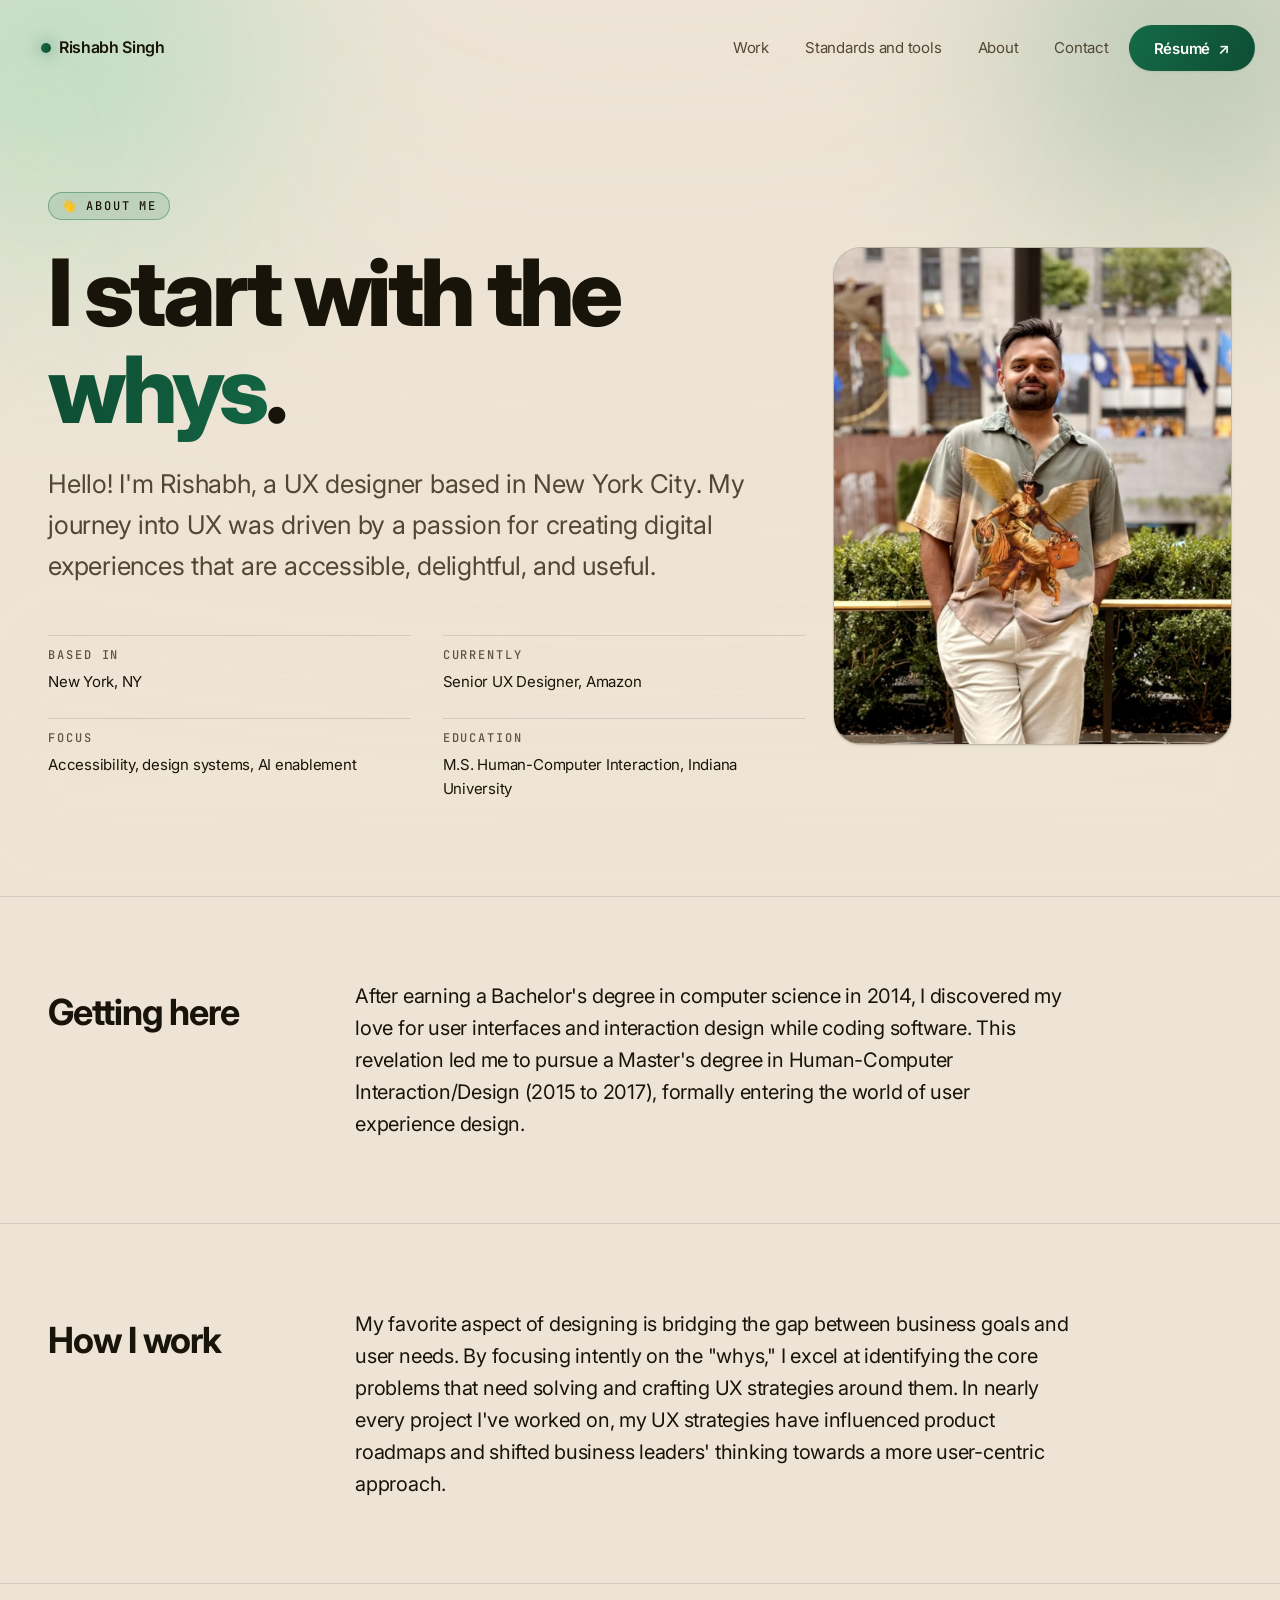
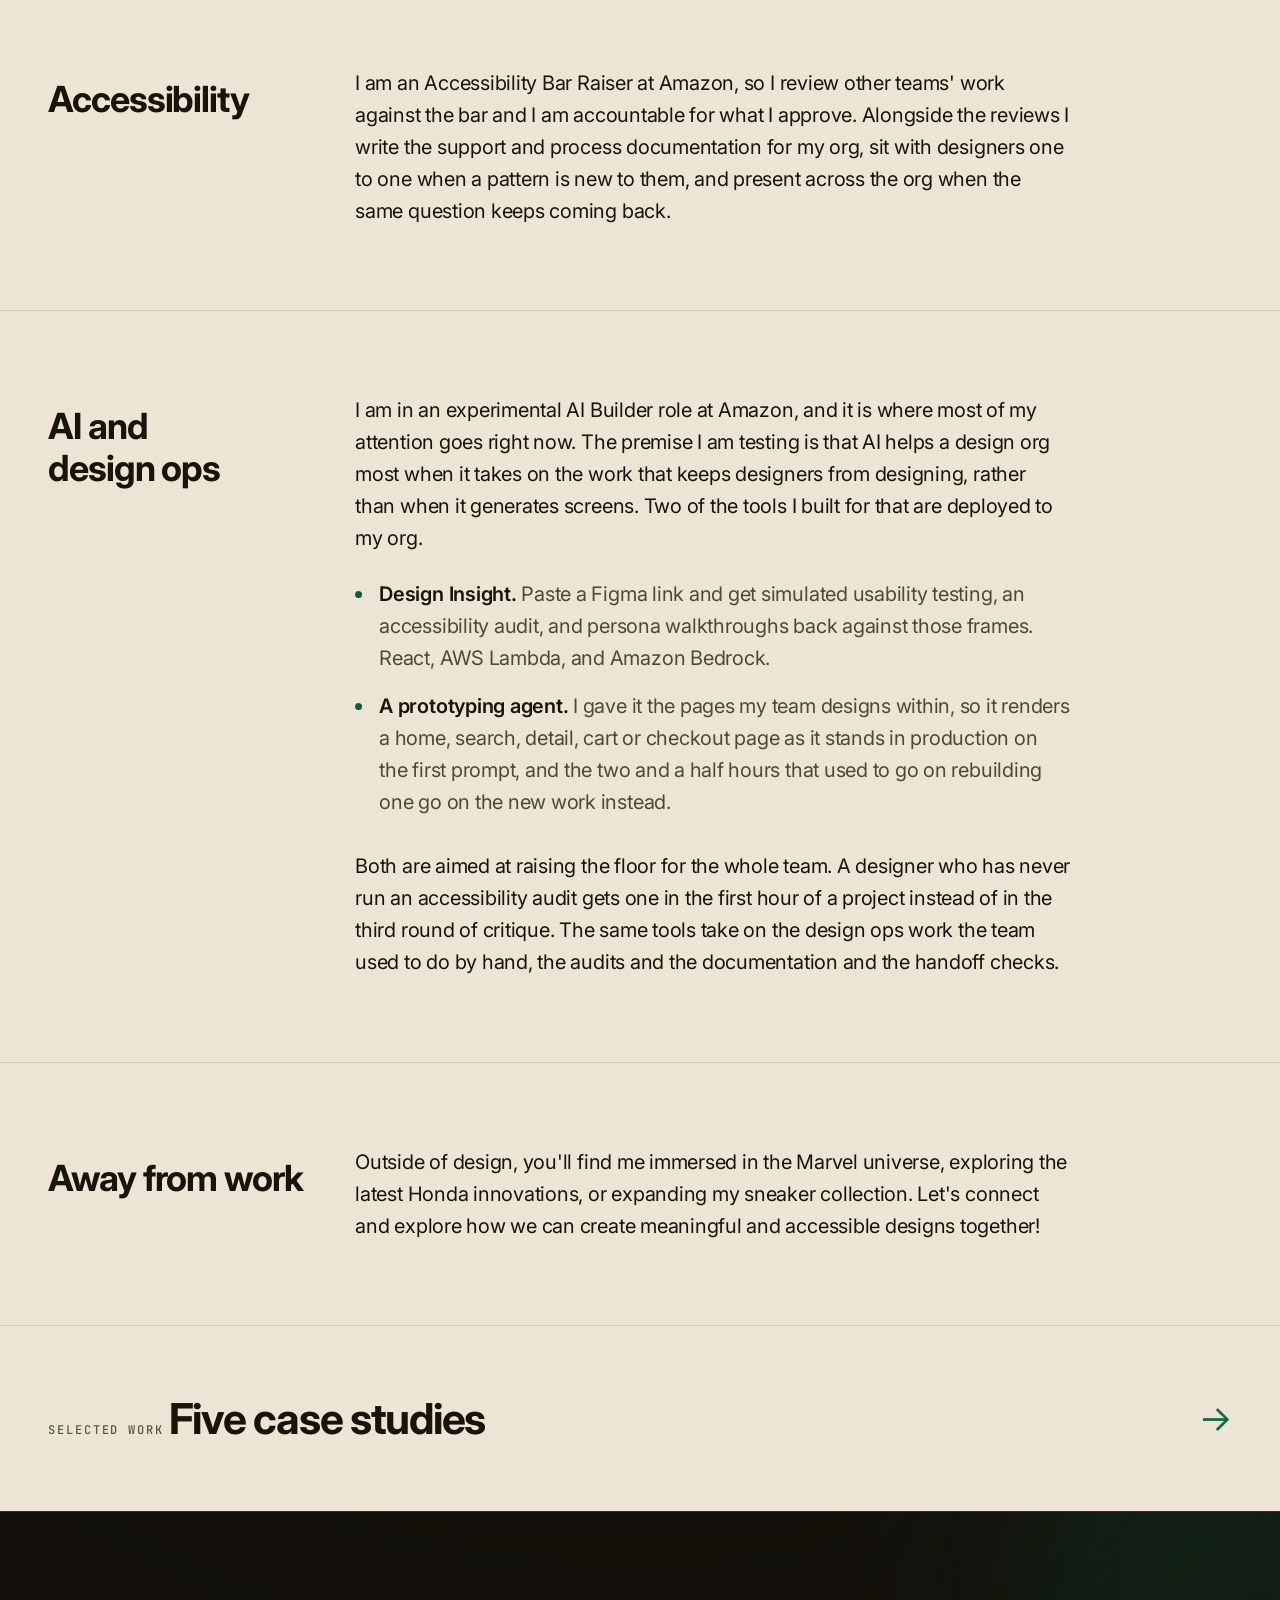
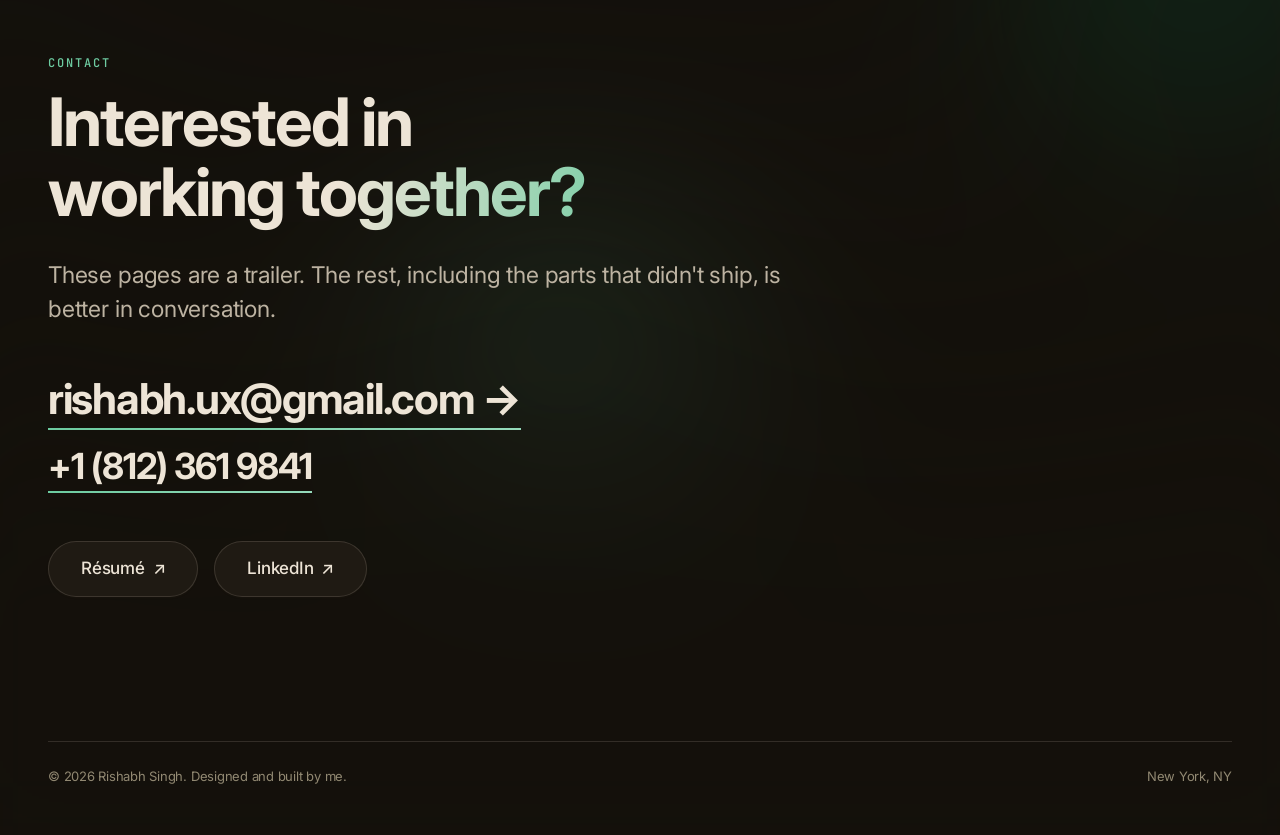
<file: about.html>
<!DOCTYPE html>
<html lang="en">
<head>
<meta charset="utf-8">
<meta name="viewport" content="width=device-width, initial-scale=1">
<title>About · Rishabh Singh</title>
<meta name="description" content="A UX designer based in New York City, working on digital experiences that are accessible, delightful, and useful. Accessibility Bar Raiser at Amazon, and an experimental AI Builder role.">
<meta name="author" content="Rishabh Singh">
<meta name="theme-color" content="#FBF7F1">

<meta property="og:type" content="profile">
<meta property="og:title" content="About · Rishabh Singh">
<meta property="og:description" content="A UX designer based in New York City. How I came into the work, how I work, accessibility, and what I am building with AI.">
<meta property="og:url" content="https://www.rishabhsingh.design/about.html">
<meta name="twitter:card" content="summary_large_image">

<link rel="canonical" href="https://www.rishabhsingh.design/about.html">
<link rel="icon" href="assets/img/favicon.svg" type="image/svg+xml">

<link rel="preconnect" href="https://fonts.googleapis.com">
<link rel="preconnect" href="https://fonts.gstatic.com" crossorigin>
<link href="https://fonts.googleapis.com/css2?family=Inter:wght@400;500;600;700;800&family=JetBrains+Mono:wght@400;500&display=swap" rel="stylesheet">

<link rel="stylesheet" href="assets/css/tokens.css">
<link rel="stylesheet" href="assets/css/base.css">
<link rel="stylesheet" href="assets/css/components.css">
</head>

<body>
<a class="skip-link" href="#story">Skip to the story</a>

<div class="progress" aria-hidden="true"><div class="progress__fill"></div></div>

<header class="nav">
  <div class="nav__inner">
    <a class="nav__brand" href="index.html" aria-label="Rishabh Singh, home">
      <span class="nav__dot" aria-hidden="true"></span> Rishabh Singh
    </a>
    <nav class="nav__links" aria-label="Primary">
      <a class="nav__link" href="index.html#work">Work</a>
      <a class="nav__link" href="practice.html">Standards and tools</a>
      <a class="nav__link" href="about.html">About</a>
      <a class="nav__link" href="#contact">Contact</a>
      <a class="btn btn--primary" href="https://docs.google.com/document/d/1EHUuTUFj9zlCdyJktXC0rGSdesHq1b7P/edit" target="_blank" rel="noopener">Résumé <span aria-hidden="true">↗</span></a>
    </nav>
  </div>
</header>

<main id="main">

  <section class="case-hero case-hero--split">
    <div class="aurora" aria-hidden="true">
      <span class="aurora__blob aurora__blob--1"></span>
      <span class="aurora__blob aurora__blob--2"></span>
    </div>

    <div class="container case-hero__inner">
      <div class="case-hero__grid">
        <div>
          <p class="label case-hero__cat">
            <span aria-hidden="true">👋</span> About me
          </p>

          <h1 class="mega case-hero__title" data-split>
            I start with the <span class="grad-text">whys</span>.
          </h1>

          <p class="case-hero__deck">
            Hello! I'm Rishabh, a UX designer based in New York City. My journey into UX
            was driven by a passion for creating digital experiences that are accessible,
            delightful, and useful.
          </p>

          <dl class="case-meta reveal">
            <div>
              <dt class="label">Based in</dt>
              <dd>New York, NY</dd>
            </div>
            <div>
              <dt class="label">Currently</dt>
              <dd>Senior UX Designer, Amazon</dd>
            </div>
            <div>
              <dt class="label">Focus</dt>
              <dd>Accessibility, design systems, AI enablement</dd>
            </div>
            <div>
              <dt class="label">Education</dt>
              <dd>M.S. Human-Computer Interaction, Indiana University</dd>
            </div>
          </dl>
        </div>

        <div class="case-hero__media reveal-pop">
          <div class="shot__frame about-portrait">
            <img src="assets/img/about/portrait.webp"
                 alt="Rishabh Singh, hands in his pockets, in a printed camp-collar shirt at Rockefeller Center, with the plaza's flags and hedges behind him."
                 width="1000" height="1250" decoding="async">
          </div>
        </div>
      </div>
    </div>
  </section>

  <section class="case-section" id="story" aria-labelledby="story-heading">
    <div class="container case-section__grid">
      <div class="case-section__aside reveal">
        <h2 class="display-3 case-section__title" id="story-heading">Getting here</h2>
      </div>

      <div class="case-section__body reveal">
        <div class="prose">
          <p>
            After earning a Bachelor's degree in computer science in 2014, I discovered my
            love for user interfaces and interaction design while coding software. This
            revelation led me to pursue a Master's degree in Human-Computer
            Interaction/Design (2015 to 2017), formally entering the world of user
            experience design.
          </p>
        </div>
      </div>
    </div>
  </section>

  <section class="case-section" aria-labelledby="work-heading">
    <div class="container case-section__grid">
      <div class="case-section__aside reveal">
        <h2 class="display-3 case-section__title" id="work-heading">How I work</h2>
      </div>

      <div class="case-section__body reveal">
        <div class="prose">
          <p>
            My favorite aspect of designing is bridging the gap between business goals and
            user needs. By focusing intently on the "whys," I excel at identifying the
            core problems that need solving and crafting UX strategies around them. In
            nearly every project I've worked on, my UX strategies have influenced product
            roadmaps and shifted business leaders' thinking towards a more user-centric
            approach.
          </p>
        </div>
      </div>
    </div>
  </section>

  <section class="case-section" aria-labelledby="a11y-heading">
    <div class="container case-section__grid">
      <div class="case-section__aside reveal">
        <h2 class="display-3 case-section__title" id="a11y-heading">Accessibility</h2>
      </div>

      <div class="case-section__body reveal">
        <div class="prose">
          <p>
            I am an Accessibility Bar Raiser at Amazon, so I review other teams' work
            against the bar and I am accountable for what I approve. Alongside the
            reviews I write the support and process documentation for my org, sit with
            designers one to one when a pattern is new to them, and present across the
            org when the same question keeps coming back.
          </p>
        </div>
      </div>
    </div>
  </section>

  <section class="case-section" aria-labelledby="ai-heading">
    <div class="container case-section__grid">
      <div class="case-section__aside reveal">
        <h2 class="display-3 case-section__title" id="ai-heading">AI and design ops</h2>
      </div>

      <div class="case-section__body reveal">
        <div class="prose">
          <p>
            I am in an experimental AI Builder role at Amazon, and it is where most of my
            attention goes right now. The premise I am testing is that AI helps a design
            org most when it takes on the work that keeps designers from designing,
            rather than when it generates screens. Two of the tools I built for that are
            deployed to my org.
          </p>
        </div>

        <ul class="case-list">
          <li>
            <strong>Design Insight.</strong> Paste a Figma link and get simulated
            usability testing, an accessibility audit, and persona walkthroughs back
            against those frames. React, AWS Lambda, and Amazon Bedrock.
          </li>
          <li>
            <strong>A prototyping agent.</strong> I gave it the pages my team designs
            within, so it renders a home, search, detail, cart or checkout page as it
            stands in production on the first prompt, and the two and a half hours that
            used to go on rebuilding one go on the new work instead.
          </li>
        </ul>

        <div class="prose">
          <p>
            Both are aimed at raising the floor for the whole team. A designer who has
            never run an accessibility audit gets one in the first hour of a project
            instead of in the third round of critique. The same tools take on the design
            ops work the team used to do by hand, the audits and the documentation and
            the handoff checks.
          </p>
        </div>
      </div>
    </div>
  </section>

  <section class="case-section" aria-labelledby="away-heading">
    <div class="container case-section__grid">
      <div class="case-section__aside reveal">
        <h2 class="display-3 case-section__title" id="away-heading">Away from work</h2>
      </div>

      <div class="case-section__body reveal">
        <div class="prose">
          <p>
            Outside of design, you'll find me immersed in the Marvel universe, exploring
            the latest Honda innovations, or expanding my sneaker collection. Let's
            connect and explore how we can create meaningful and accessible designs
            together!
          </p>
        </div>
      </div>
    </div>
  </section>

  <nav class="next-case" aria-label="Selected work">
    <div class="container">
      <a class="next-case__link" href="index.html#work">
        <span>
          <span class="label">Selected work</span>
          <span class="display-2 next-case__title">Five case studies</span>
        </span>
        <span class="next-case__glyph arrow" aria-hidden="true">→</span>
      </a>
    </div>
  </nav>
</main>

<footer class="cta on-dark" id="contact">
  <div class="aurora" aria-hidden="true" style="opacity: 0.5">
    <span class="aurora__blob aurora__blob--2"></span>
    <span class="aurora__blob aurora__blob--3"></span>
  </div>

  <div class="container cta__inner">
    <p class="label label--accent">Contact</p>
    <h2 class="display-1 cta__title reveal" style="margin-top: var(--s-4)">
      Interested in working <span class="grad-text">together?</span>
    </h2>
    <p class="lead reveal">
      These pages are a trailer. The rest, including the parts that didn't ship, is better in
      conversation.
    </p>

    <div class="cta__contact reveal">
      <a class="cta__line cta__line--email" href="mailto:rishabh.ux@gmail.com">
        rishabh.ux@gmail.com <span class="arrow" aria-hidden="true">→</span>
      </a>
      <a class="cta__line cta__line--phone" href="tel:+18123619841">+1 (812) 361 9841</a>
    </div>

    <div class="cta__actions reveal">
      <a class="btn btn--lg" href="https://docs.google.com/document/d/1EHUuTUFj9zlCdyJktXC0rGSdesHq1b7P/edit" target="_blank" rel="noopener">Résumé <span aria-hidden="true">↗</span></a>
      <a class="btn btn--lg" href="https://www.linkedin.com/in/rishabh-singh-34b13a82/" target="_blank" rel="noopener">LinkedIn <span aria-hidden="true">↗</span></a>
    </div>

    <div class="cta__base">
      <p>© <span data-year>2026</span> Rishabh Singh. Designed and built by me.</p>
      <p>New York, NY</p>
    </div>
  </div>
</footer>

<script src="assets/js/site.js" defer></script>
</body>
</html>
</file>
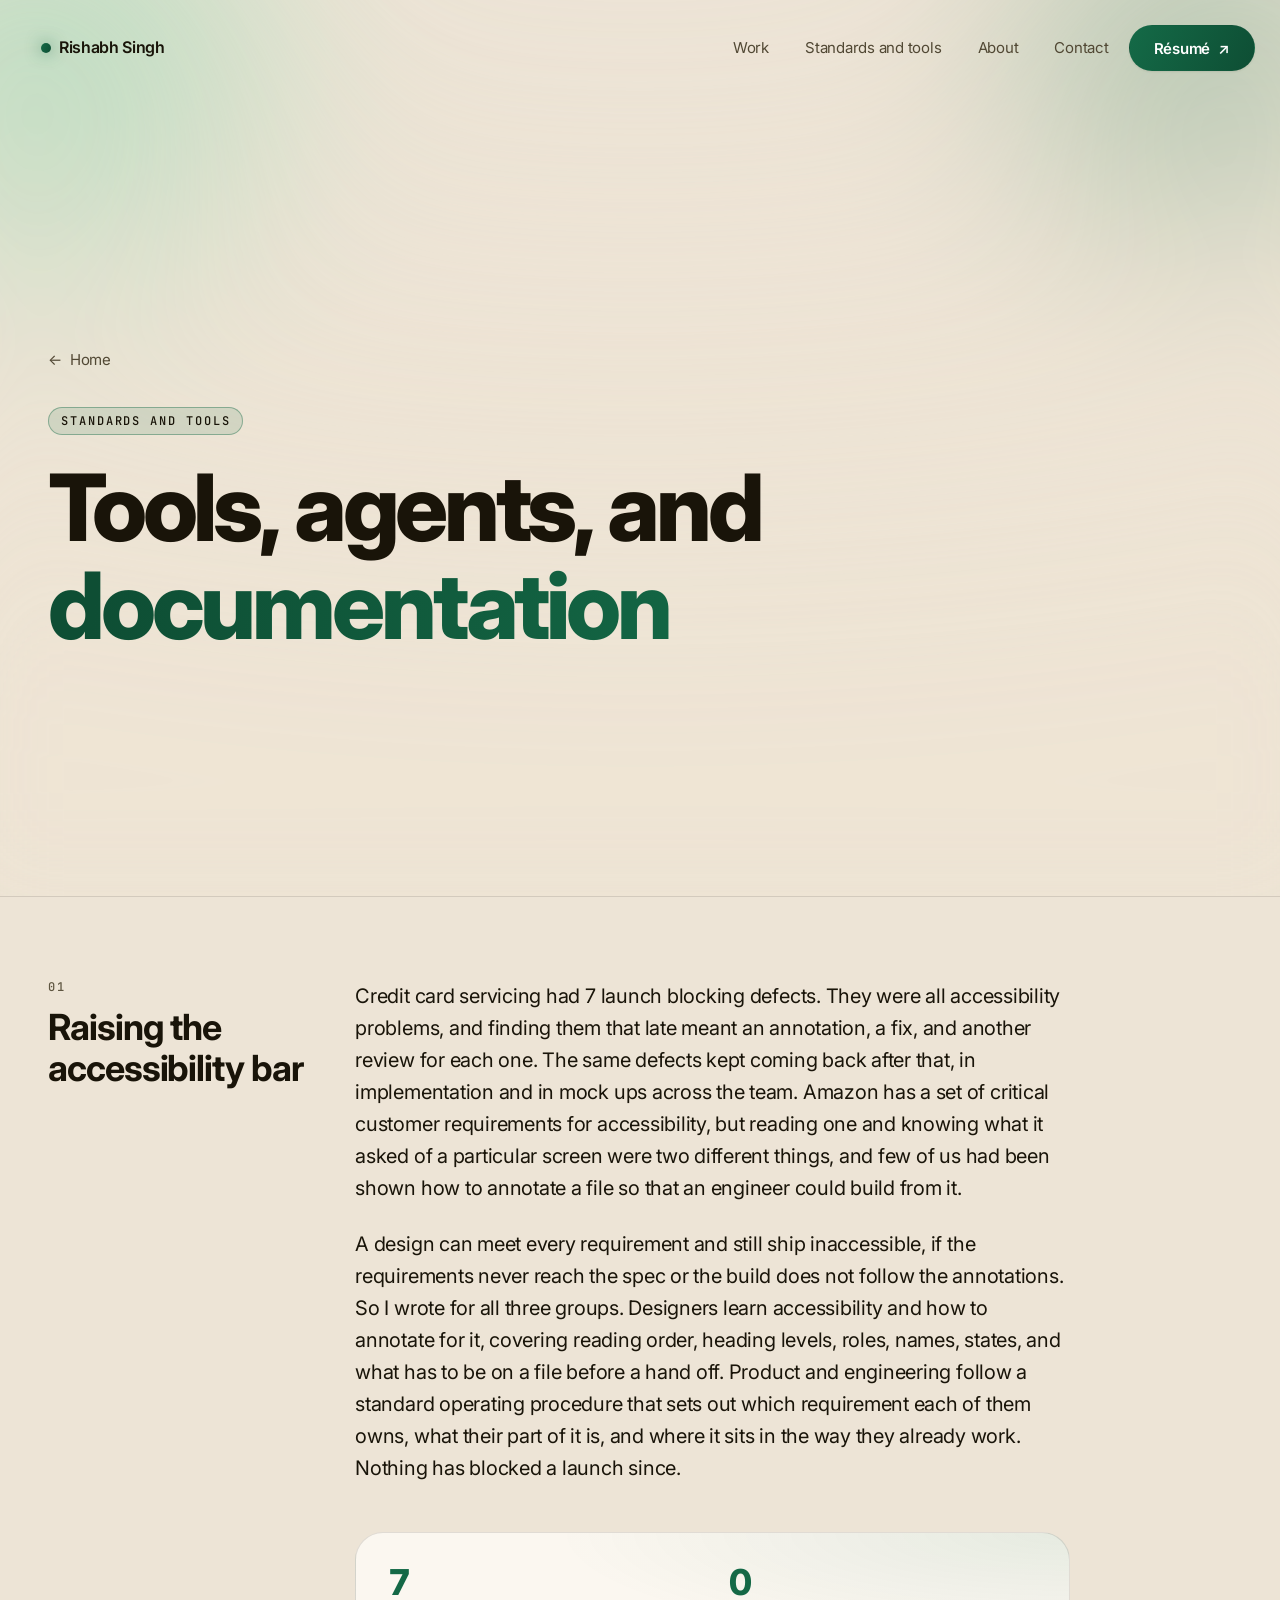
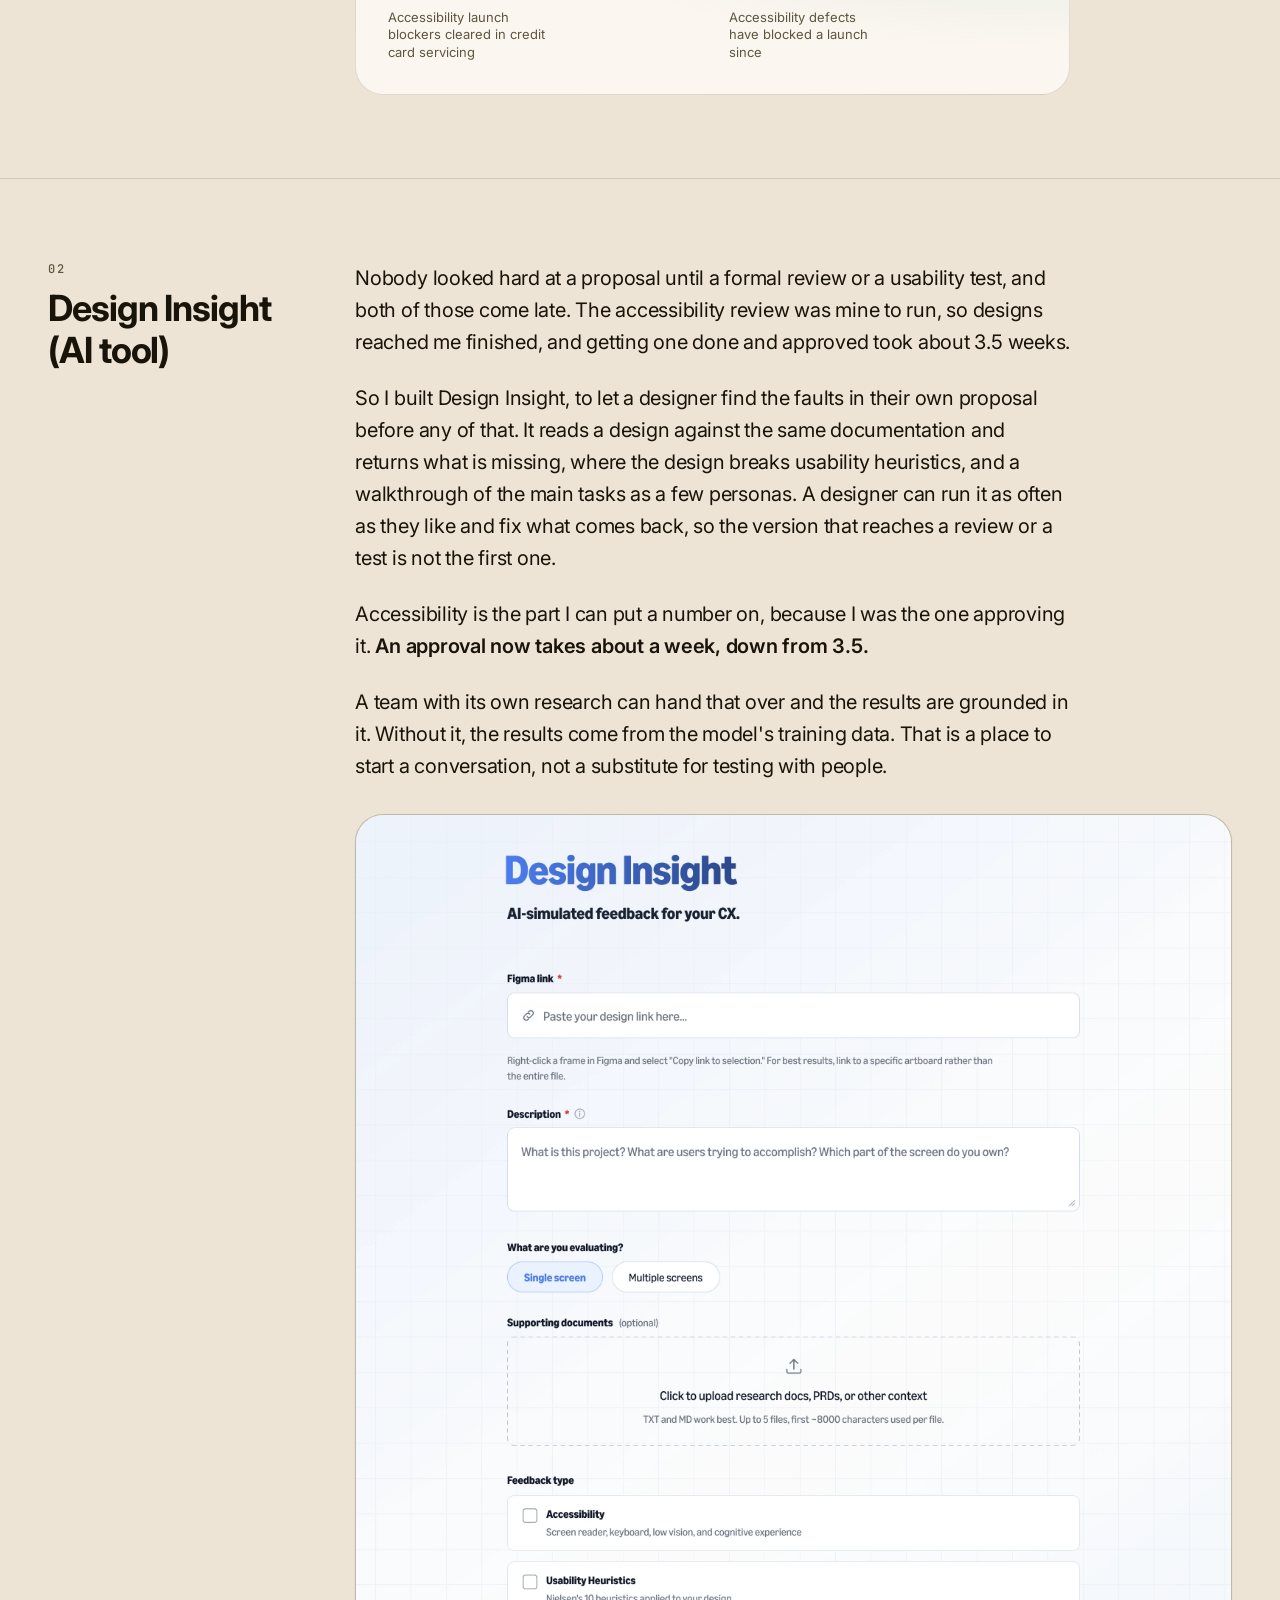
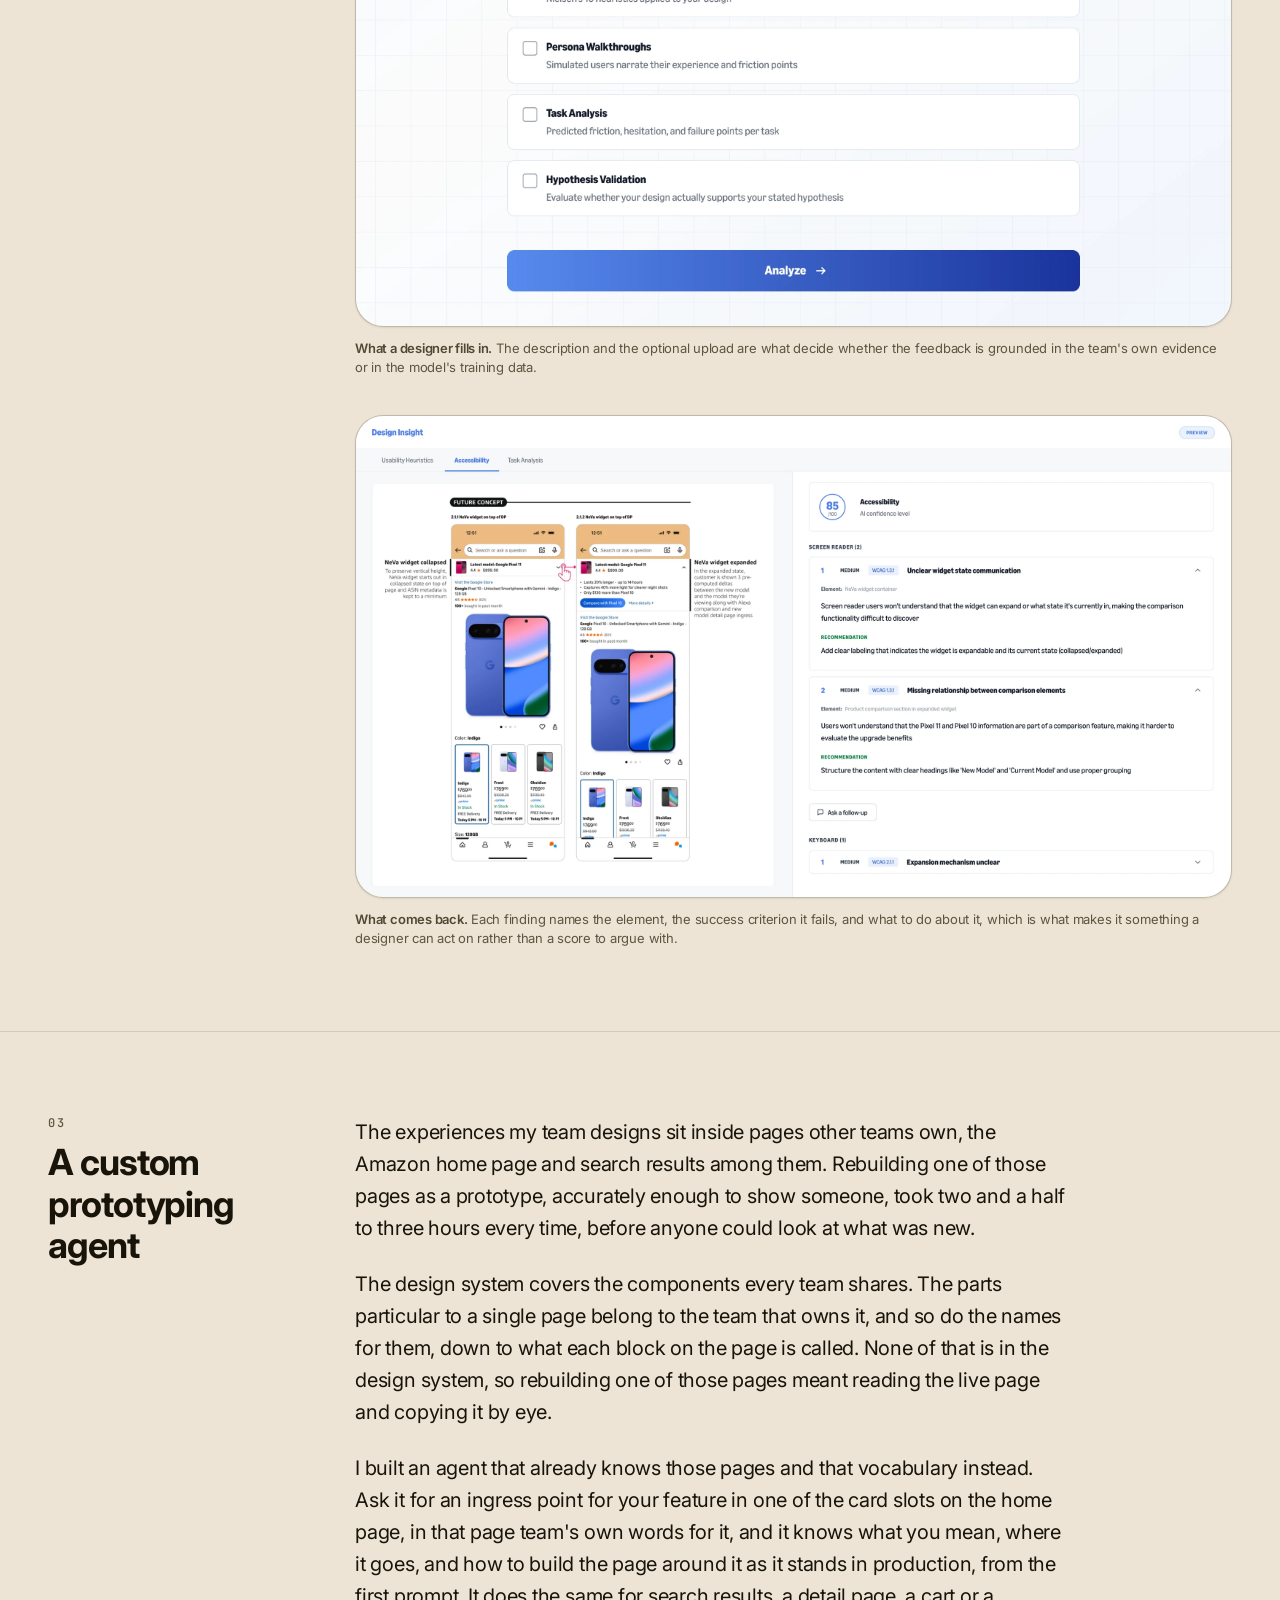
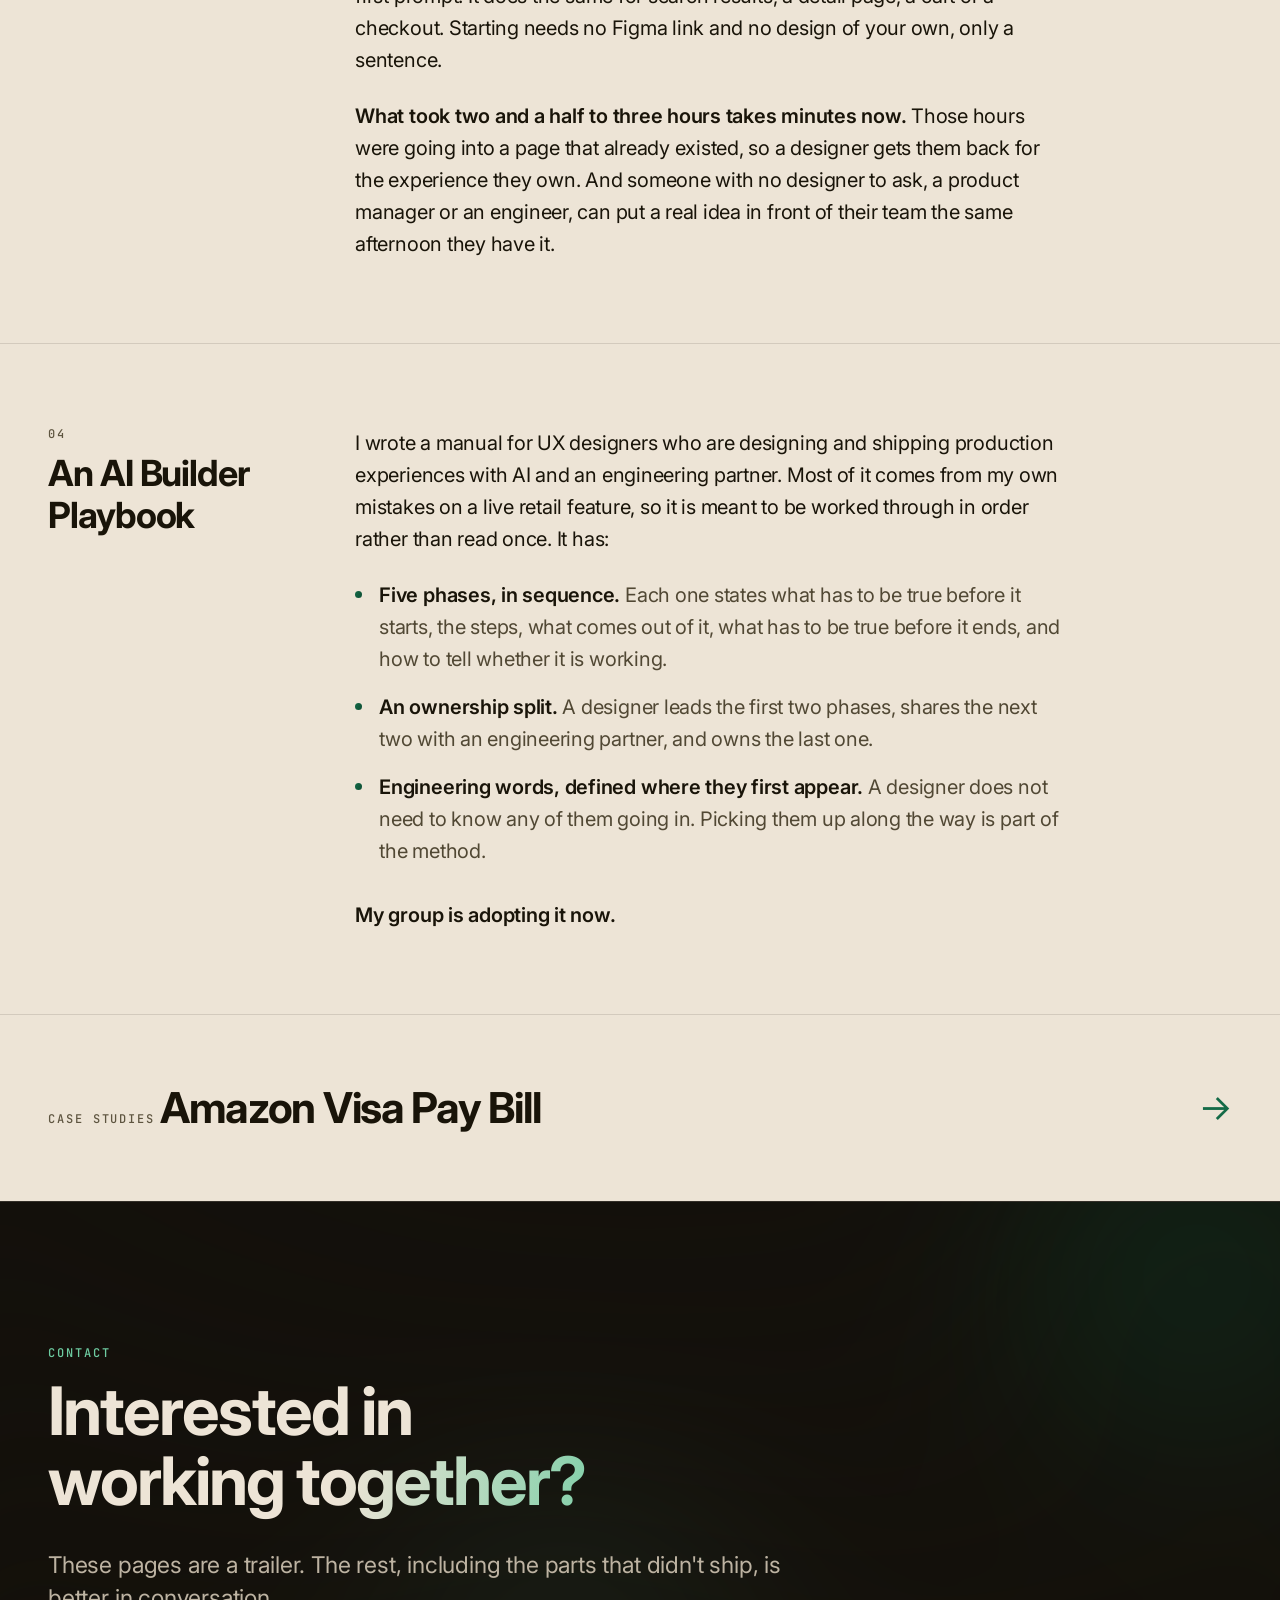
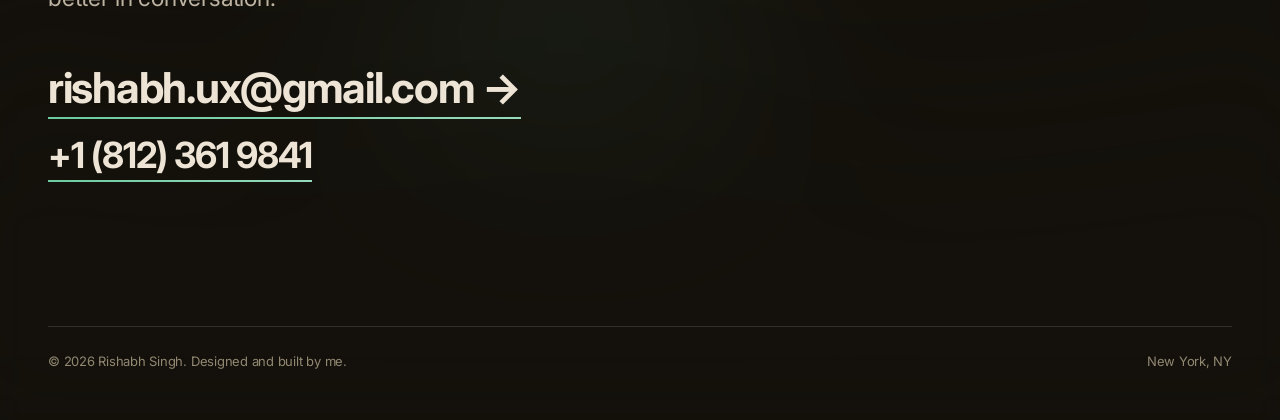
<file: practice.html>
<!DOCTYPE html>
<html lang="en">
<head>
<meta charset="utf-8">
<meta name="viewport" content="width=device-width, initial-scale=1">
<title>Standards and tools · Rishabh Singh</title>
<meta name="theme-color" content="#FBF7F1">

<link rel="icon" href="assets/img/favicon.svg" type="image/svg+xml">

<link rel="preconnect" href="https://fonts.googleapis.com">
<link rel="preconnect" href="https://fonts.gstatic.com" crossorigin>
<link href="https://fonts.googleapis.com/css2?family=Inter:wght@400;500;600;700;800&family=JetBrains+Mono:wght@400;500&display=swap" rel="stylesheet">

<link rel="stylesheet" href="assets/css/tokens.css">
<link rel="stylesheet" href="assets/css/base.css">
<link rel="stylesheet" href="assets/css/components.css">
</head>

<body>
<a class="skip-link" href="#accessibility">Skip to the content</a>

<div class="progress" aria-hidden="true"><div class="progress__fill"></div></div>

<header class="nav">
  <div class="nav__inner">
    <a class="nav__brand" href="index.html" aria-label="Rishabh Singh, home">
      <span class="nav__dot" aria-hidden="true"></span> Rishabh Singh
    </a>
    <nav class="nav__links" aria-label="Primary">
      <a class="nav__link" href="index.html#work">Work</a>
      <a class="nav__link" href="practice.html" aria-current="page">Standards and tools</a>
      <a class="nav__link" href="about.html">About</a>
      <a class="nav__link" href="#contact">Contact</a>
      <a class="btn btn--primary" href="https://docs.google.com/document/d/1EHUuTUFj9zlCdyJktXC0rGSdesHq1b7P/edit" target="_blank" rel="noopener">Résumé <span aria-hidden="true">↗</span></a>
    </nav>
  </div>
</header>

<main id="main">

  <section class="case-hero">
    <div class="aurora" aria-hidden="true">
      <span class="aurora__blob aurora__blob--1"></span>
      <span class="aurora__blob aurora__blob--2"></span>
    </div>

    <div class="container case-hero__inner">
      <a class="case-back" href="index.html#practice">
        <span class="case-back__glyph" aria-hidden="true">←</span> Home
      </a>

      <p class="label case-hero__cat">Standards and tools</p>

      <h1 class="mega case-hero__title" data-split>
        Tools, agents, and <span class="grad-text">documentation</span>
      </h1>

    </div>
  </section>

  <section class="case-section" id="accessibility" aria-labelledby="a11y-heading">
    <div class="container case-section__grid">
      <div class="case-section__aside reveal">
        <span class="label case-section__num num">01</span>
        <h2 class="display-3 case-section__title" id="a11y-heading">Raising the accessibility bar</h2>
      </div>

      <div class="case-section__body reveal">
        <div class="prose">
          <p>
            Credit card servicing had 7 launch blocking defects. They were all accessibility
            problems, and finding them that late meant an annotation, a fix, and another review for
            each one. The same defects kept coming back after that, in implementation and in mock
            ups across the team. Amazon has a set of critical customer requirements for
            accessibility, but reading one and knowing what it asked of a particular screen were
            two different things, and few of us had been shown how to annotate a file so that an
            engineer could build from it.
          </p>
          <p>
            A design can meet every requirement and still ship inaccessible, if the requirements
            never reach the spec or the build does not follow the annotations. So I wrote for all
            three groups. Designers learn accessibility and how to annotate for it, covering reading
            order, heading levels, roles, names, states, and what has to be on a file before a hand
            off. Product and engineering follow a standard operating procedure that sets out which
            requirement each of them owns, what their part of it is, and where it sits in the way
            they already work. Nothing has blocked a launch since.
          </p>
        </div>

        <div class="stat-band">
          <p class="stat">
            <span class="stat__value num" data-count>7</span>
            <span class="stat__label">Accessibility launch blockers cleared in credit card servicing</span>
          </p>
          <p class="stat">
            <span class="stat__value num">0</span>
            <span class="stat__label">Accessibility defects have blocked a launch since</span>
          </p>
        </div>
      </div>
    </div>
  </section>

  <section class="case-section" id="design-insight" aria-labelledby="insight-heading">
    <div class="container case-section__grid">
      <div class="case-section__aside reveal">
        <span class="label case-section__num num">02</span>
        <h2 class="display-3 case-section__title" id="insight-heading">Design Insight (AI&nbsp;tool)</h2>
      </div>

      <div class="case-section__body reveal">
        <div class="prose">
          <p>
            Nobody looked hard at a proposal until a formal review or a usability test, and both of
            those come late. The accessibility review was mine to run, so designs reached me
            finished, and getting one done and approved took about 3.5 weeks.
          </p>
          <p>
            So I built Design Insight, to let a designer find the faults in their own proposal
            before any of that. It reads a design against the same documentation and returns what is
            missing, where the design breaks usability heuristics, and a walkthrough of the main
            tasks as a few personas. A designer can run it as often as they like and fix what comes
            back, so the version that reaches a review or a test is not the first one.
          </p>
          <p>
            Accessibility is the part I can put a number on, because I was the one approving it.
            <strong>An approval now takes about a week, down from 3.5.</strong>
          </p>
          <p>
            A team with its own research can hand that over and the results are grounded in it.
            Without it, the results come from the model's training data. That is a place to start a
            conversation, not a substitute for testing with people.
          </p>
        </div>

        <div class="shots">
          <figure class="shot">
            <div class="shot__frame">
              <img src="assets/img/design-insight/input-screen.webp"
                   alt="The whole Design Insight input screen. Under a heading reading Design Insight and the line AI-simulated feedback for your CX: a required Figma link field, with a note to link to a specific artboard rather than a whole file; a required description field prompting what the project is, what users are trying to accomplish and which part of the screen you own; a choice between a single screen and multiple screens; an optional dropzone to upload research documents, PRDs or other context, which takes up to five files; then five feedback types to tick, each with a line explaining it, Accessibility for screen reader, keyboard, low vision and cognitive experience, Usability Heuristics for Nielsen's ten applied to the design, Persona Walkthroughs for simulated users narrating their friction points, Task Analysis for predicted friction and failure points per task, and Hypothesis Validation for whether the design supports the stated hypothesis. A full width Analyze button sits at the bottom."
                   width="2374" height="3016" loading="lazy" decoding="async">
            </div>
            <figcaption>
              <b>What a designer fills in.</b> The description and the optional upload are what
              decide whether the feedback is grounded in the team's own evidence or in the model's
              training data.
            </figcaption>
          </figure>

          <figure class="shot">
            <div class="shot__frame">
              <img src="assets/img/design-insight/results-screen.webp"
                   alt="The Design Insight results screen, split down the middle. Tabs for Usability Heuristics, Accessibility and Task Analysis run across the top, with Accessibility open. The design under review sits on the left, a mock up of a product detail page in two states. On the right, a score of 85 out of 100 for accessibility confidence, then findings grouped under Screen reader and Keyboard. Each carries a severity of medium, a WCAG success criterion, the element it applies to, what the problem is, and a recommendation."
                   width="2400" height="1320" loading="lazy" decoding="async">
            </div>
            <figcaption>
              <b>What comes back.</b> Each finding names the element, the success criterion it
              fails, and what to do about it, which is what makes it something a designer can act
              on rather than a score to argue with.
            </figcaption>
          </figure>
        </div>
      </div>
    </div>
  </section>

  <section class="case-section" id="prototyper" aria-labelledby="agent-heading">
    <div class="container case-section__grid">
      <div class="case-section__aside reveal">
        <span class="label case-section__num num">03</span>
        <h2 class="display-3 case-section__title" id="agent-heading">A custom prototyping agent</h2>
      </div>

      <div class="case-section__body reveal">
        <div class="prose">
          <p>
            The experiences my team designs sit inside pages other teams own, the Amazon home page
            and search results among them. Rebuilding one of those pages as a prototype, accurately
            enough to show someone, took two and a half to three hours every time, before anyone
            could look at what was new.
          </p>
          <p>
            The design system covers the components every team shares. The parts particular to a
            single page belong to the team that owns it, and so do the names for them, down to what
            each block on the page is called. None of that is in the design system, so rebuilding one
            of those pages meant reading the live page and copying it by eye.
          </p>
          <p>
            I built an agent that already knows those pages and that vocabulary instead. Ask it for
            an ingress point for your feature in one of the card slots on the home page, in that
            page team's own words for it, and it knows what you mean, where it goes, and how to
            build the page around it as it stands in production, from the first prompt. It does the
            same for search results, a detail page, a cart or a checkout. Starting needs no Figma
            link and no design of your own, only a sentence.
          </p>
          <p>
            <strong>What took two and a half to three hours takes minutes now.</strong> Those hours were going into a
            page that already existed, so a designer gets them back for the experience they own. And
            someone with no designer to ask, a product manager or an engineer, can put a real idea
            in front of their team the same afternoon they have it.
          </p>
        </div>

      </div>
    </div>
  </section>

  <section class="case-section" id="playbook" aria-labelledby="playbook-heading">
    <div class="container case-section__grid">
      <div class="case-section__aside reveal">
        <span class="label case-section__num num">04</span>
        <h2 class="display-3 case-section__title" id="playbook-heading">An AI Builder Playbook</h2>
      </div>

      <div class="case-section__body reveal">
        <div class="prose">
          <p>
            I wrote a manual for UX designers who are designing and shipping production experiences
            with AI and an engineering partner. Most of it comes from my own mistakes on a live
            retail feature, so
            it is meant to be worked through in order rather than read once. It has:
          </p>
        </div>

        <ul class="case-list">
          <li><strong>Five phases, in sequence.</strong> Each one states what has to be true before it starts, the steps, what comes out of it, what has to be true before it ends, and how to tell whether it is working.</li>
          <li><strong>An ownership split.</strong> A designer leads the first two phases, shares the next two with an engineering partner, and owns the last one.</li>
          <li><strong>Engineering words, defined where they first appear.</strong> A designer does not need to know any of them going in. Picking them up along the way is part of the method.</li>
        </ul>

        <div class="prose">
          <p>
            <strong>My group is adopting it now.</strong>
          </p>
        </div>
      </div>
    </div>
  </section>

  <nav class="next-case" aria-label="Next">
    <div class="container">
      <a class="next-case__link" href="work/pay-bill.html">
        <span>
          <span class="label">Case studies</span>
          <span class="display-2 next-case__title">Amazon Visa Pay Bill</span>
        </span>
        <span class="next-case__glyph arrow" aria-hidden="true">→</span>
      </a>
    </div>
  </nav>
</main>

<footer class="cta on-dark" id="contact">
  <div class="aurora" aria-hidden="true" style="opacity: 0.5">
    <span class="aurora__blob aurora__blob--2"></span>
    <span class="aurora__blob aurora__blob--3"></span>
  </div>

  <div class="container cta__inner">
    <p class="label label--accent">Contact</p>
    <h2 class="display-1 cta__title reveal" style="margin-top: var(--s-4)">
      Interested in working <span class="grad-text">together?</span>
    </h2>
    <p class="lead reveal">
      These pages are a trailer. The rest, including the parts that didn't ship, is better in
      conversation.
    </p>

    <div class="cta__contact reveal">
      <a class="cta__line cta__line--email" href="mailto:rishabh.ux@gmail.com">
        rishabh.ux@gmail.com <span class="arrow" aria-hidden="true">→</span>
      </a>
      <a class="cta__line cta__line--phone" href="tel:+18123619841">+1 (812) 361 9841</a>
    </div>

    <div class="cta__base">
      <p>© <span data-year>2026</span> Rishabh Singh. Designed and built by me.</p>
      <p>New York, NY</p>
    </div>
  </div>
</footer>

<script src="assets/js/site.js" defer></script>
</body>
</html>
</file>
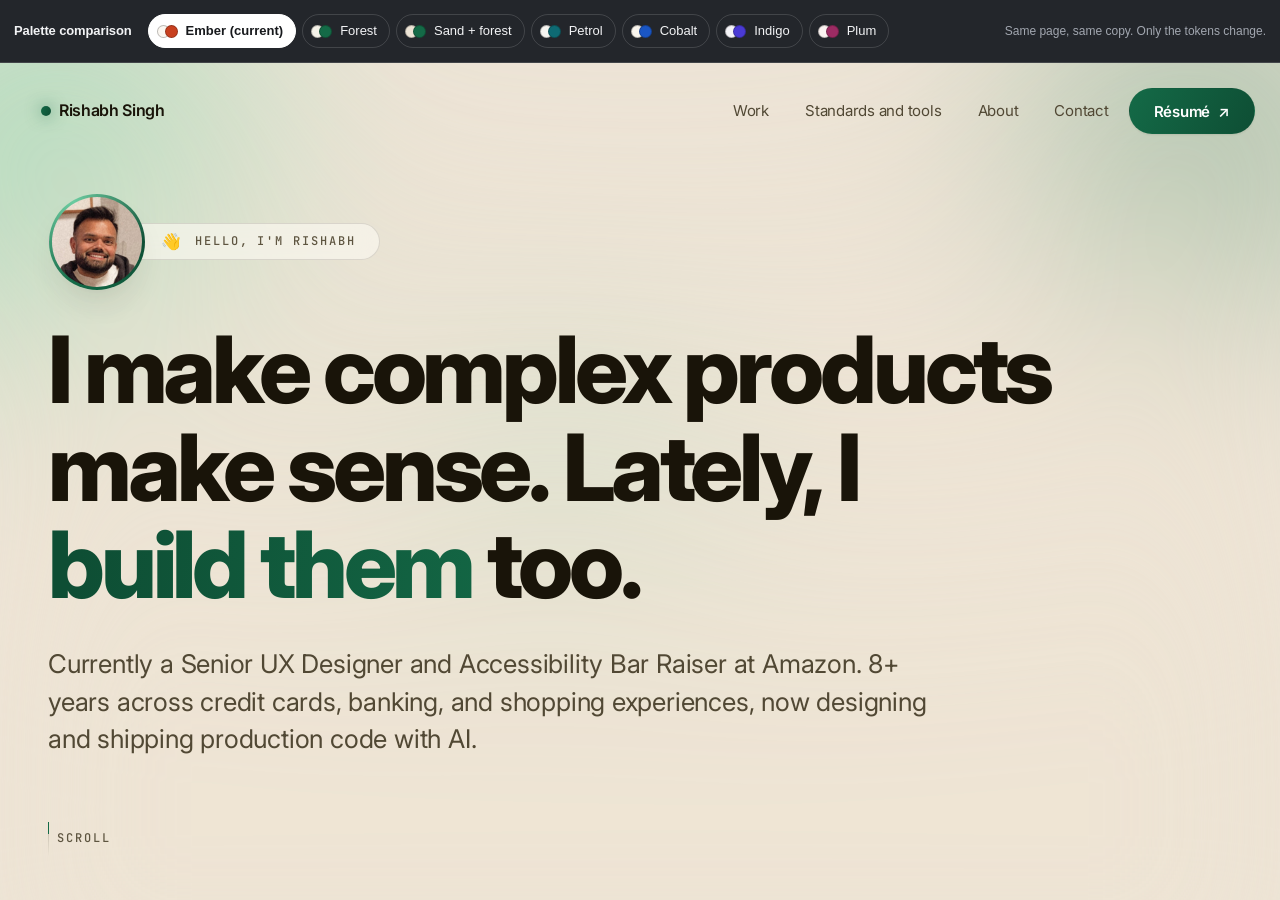
<file: preview.html>
<!DOCTYPE html>
<html lang="en">
<head>
<meta charset="utf-8">
<meta name="viewport" content="width=device-width, initial-scale=1">
<title>Palette comparison · Rishabh Singh portfolio</title>
<meta name="robots" content="noindex">
<link rel="icon" href="assets/img/favicon.svg" type="image/svg+xml">
<style>
  :root {
    --ui-bg: #17191C;
    --ui-raised: #23262B;
    --ui-text: #F2F3F5;
    --ui-dim: #A2A7B0;
    --ui-stroke: rgba(255,255,255,0.14);
  }
  * { box-sizing: border-box; }
  html, body { height: 100%; margin: 0; }
  body {
    display: flex; flex-direction: column;
    background: var(--ui-bg); color: var(--ui-text);
    font: 400 14px/1.5 -apple-system, BlinkMacSystemFont, "Segoe UI", Helvetica, Arial, sans-serif;
  }

  .bar {
    display: flex; align-items: center; flex-wrap: wrap;
    gap: 8px 10px; padding: 10px 14px;
    border-bottom: 1px solid var(--ui-stroke);
    background: var(--ui-raised);
  }
  .bar h1 { font-size: 13px; font-weight: 600; margin: 0 6px 0 0; letter-spacing: -0.01em; }
  .bar .hint { color: var(--ui-dim); font-size: 12px; margin-left: auto; }

  .swatches { display: flex; flex-wrap: wrap; gap: 6px; }

  .sw {
    display: inline-flex; align-items: center; gap: 8px;
    padding: 6px 12px 6px 8px;
    border: 1px solid var(--ui-stroke); border-radius: 999px;
    background: transparent; color: var(--ui-text);
    font: inherit; font-size: 13px; cursor: pointer;
  }
  .sw:hover { background: rgba(255,255,255,0.07); }
  .sw:focus-visible { outline: 2px solid #6FA8FF; outline-offset: 2px; }
  .sw[aria-pressed="true"] { background: #FFFFFF; color: #17191C; border-color: #FFFFFF; font-weight: 600; }
  .sw .chip { display: inline-flex; }
  .sw .chip i {
    display: block; width: 13px; height: 13px; border-radius: 50%;
    border: 1px solid rgba(0,0,0,0.25);
  }
  .sw .chip i + i { margin-left: -5px; }

  .frame { flex: 1; min-height: 0; border: 0; width: 100%; background: #fff; }
</style>
</head>
<body>

<div class="bar">
  <h1>Palette comparison</h1>
  <div class="swatches" id="swatches" role="group" aria-label="Choose a palette"></div>
  <p class="hint">Same page, same copy. Only the tokens change.</p>
</div>

<iframe class="frame" id="frame" src="index.html" title="Portfolio home page preview"></iframe>

<script>
(function () {
  // paper = background dot, accent = accent dot. Kept in sync with the files
  // in assets/css/palettes/ purely so the swatches look right in this bar.
  var PALETTES = [
    { id: '',       name: 'Ember (current)', paper: '#FBF7F1', accent: '#C8401F' },
    { id: 'forest', name: 'Forest',          paper: '#F5F2E9', accent: '#146A47' },
    { id: 'sand',   name: 'Sand + forest',   paper: '#EDE4D6', accent: '#146A47' },
    { id: 'petrol', name: 'Petrol',          paper: '#F7F5F1', accent: '#0E6A73' },
    { id: 'cobalt', name: 'Cobalt',          paper: '#FAF6EE', accent: '#1A56C4' },
    { id: 'indigo', name: 'Indigo',          paper: '#F5F4F8', accent: '#4A3AD4' },
    { id: 'plum',   name: 'Plum',            paper: '#FAF3F1', accent: '#9C2B63' }
  ];

  var frame = document.getElementById('frame');
  var bar = document.getElementById('swatches');
  var current = '';

  PALETTES.forEach(function (p) {
    var b = document.createElement('button');
    b.type = 'button';
    b.className = 'sw';
    b.setAttribute('aria-pressed', p.id === current ? 'true' : 'false');
    b.dataset.id = p.id;
    b.innerHTML = '<span class="chip" aria-hidden="true">' +
      '<i style="background:' + p.paper + '"></i>' +
      '<i style="background:' + p.accent + '"></i></span>' + p.name;
    b.addEventListener('click', function () { select(p.id); });
    bar.appendChild(b);
  });

  function select(id) {
    current = id;
    Array.prototype.forEach.call(bar.children, function (b) {
      b.setAttribute('aria-pressed', b.dataset.id === id ? 'true' : 'false');
    });
    apply();
  }

  function apply() {
    var doc = frame.contentDocument;
    if (!doc) return;
    var link = doc.getElementById('palette-override');
    if (current) {
      if (!link) {
        link = doc.createElement('link');
        link.rel = 'stylesheet';
        link.id = 'palette-override';
        doc.head.appendChild(link);
      }
      link.href = 'assets/css/palettes/' + current + '.css';
      doc.documentElement.classList.add('palette-preview');
    } else if (link) {
      link.remove();
      doc.documentElement.classList.remove('palette-preview');
    }
  }

  // Re-apply if the iframe navigates or reloads.
  frame.addEventListener('load', apply);
})();
</script>
</body>
</html>
</file>
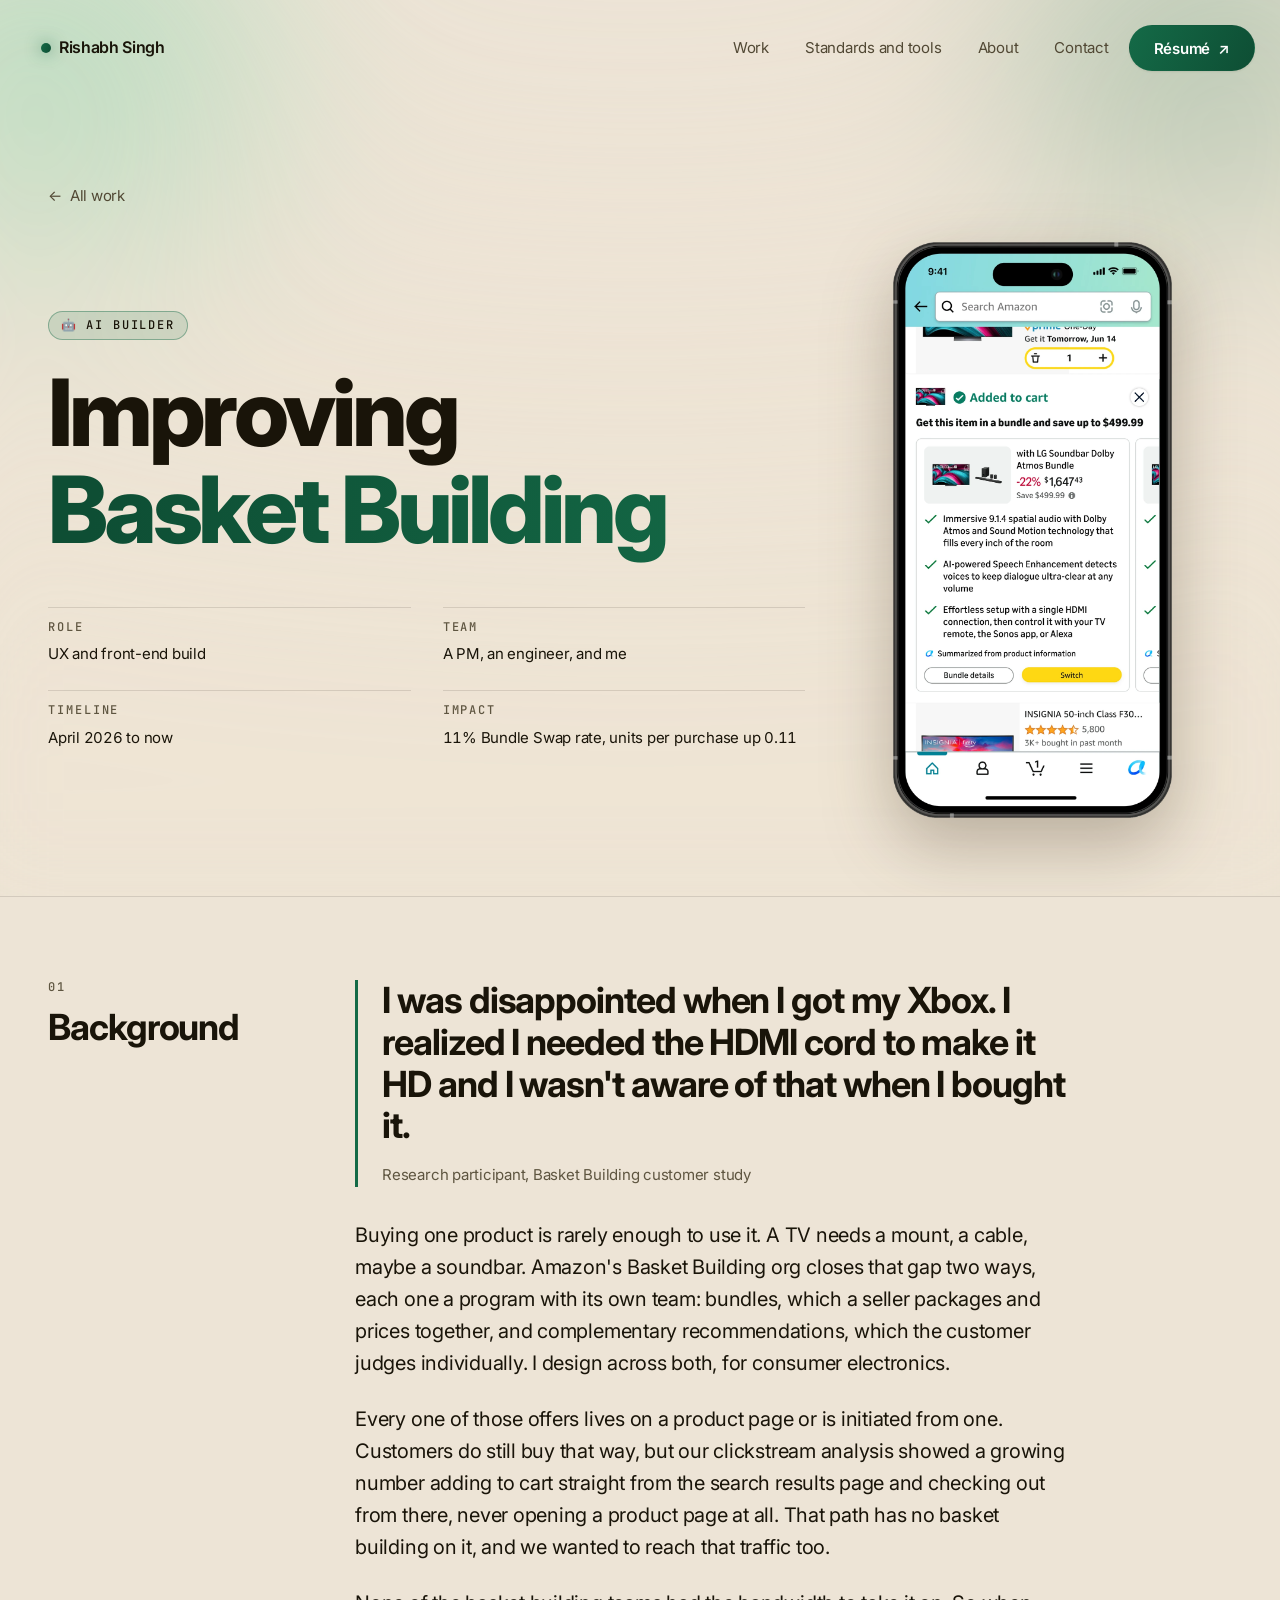
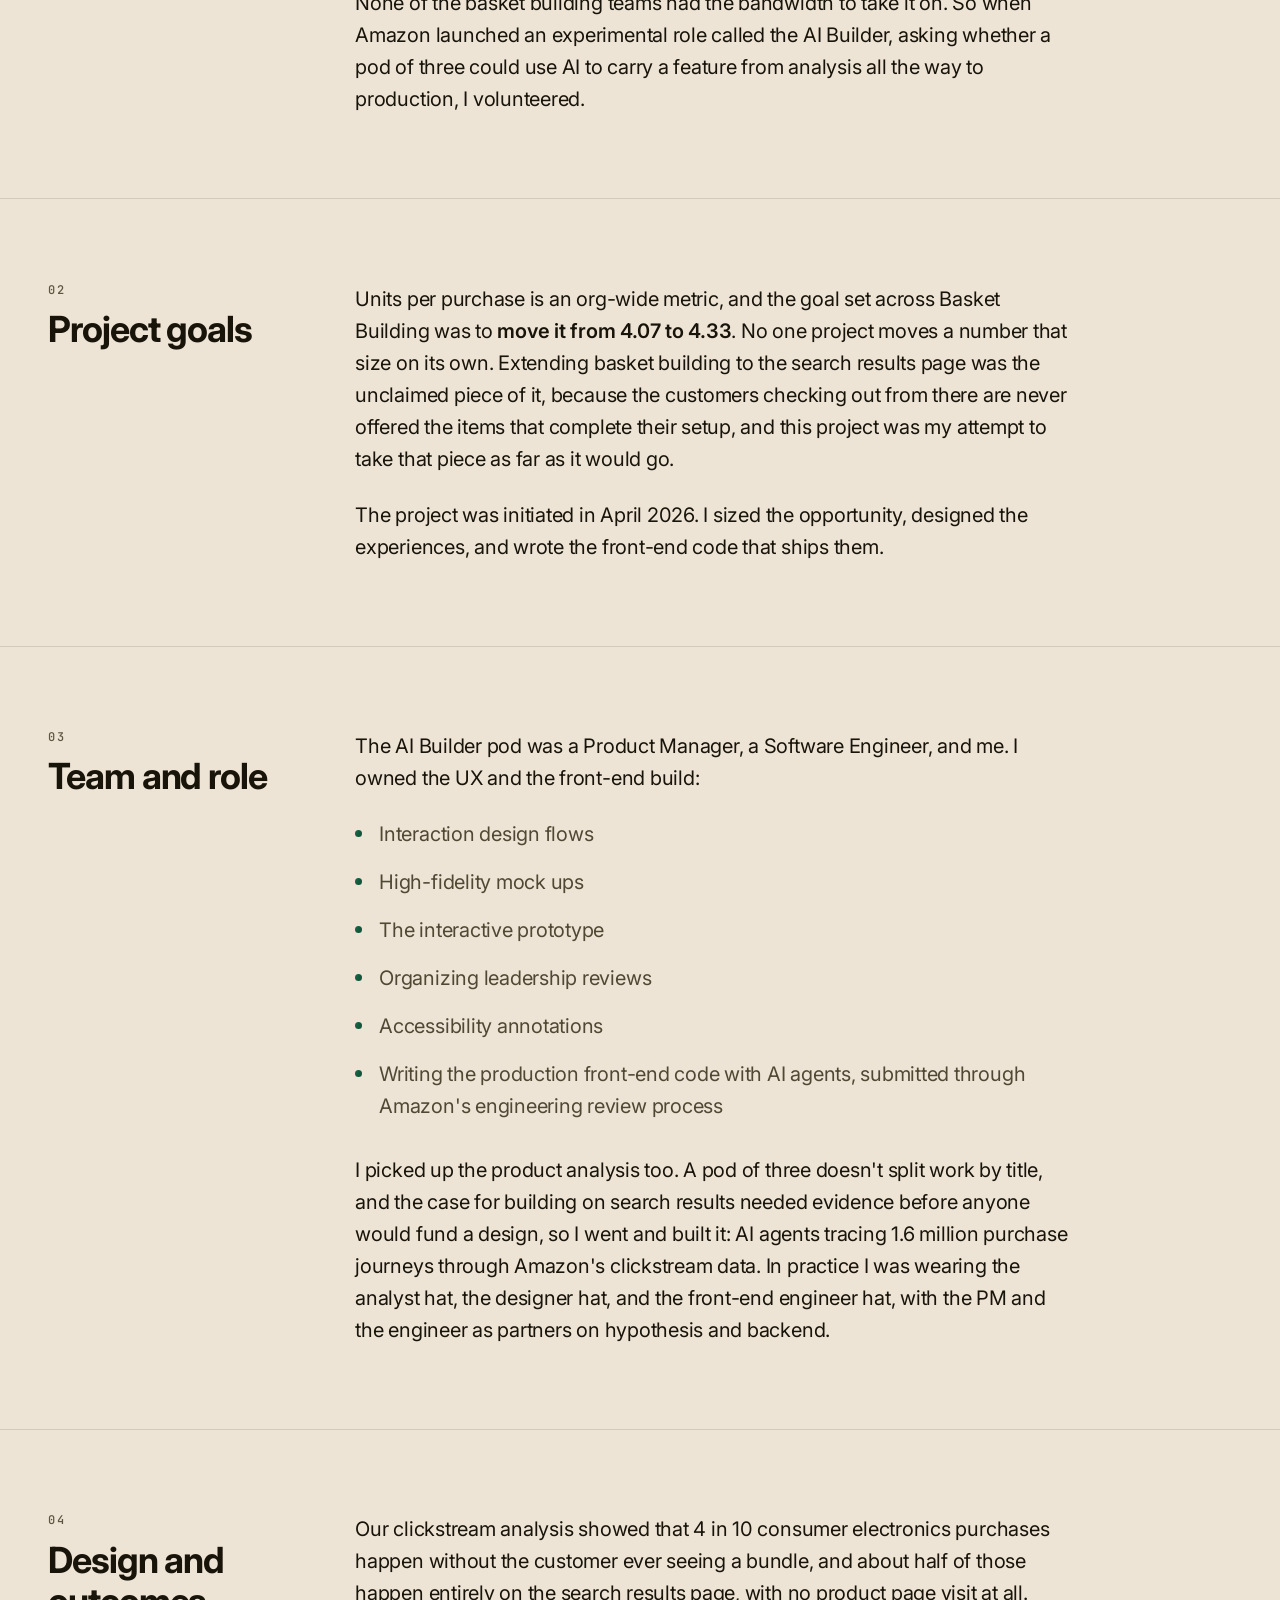
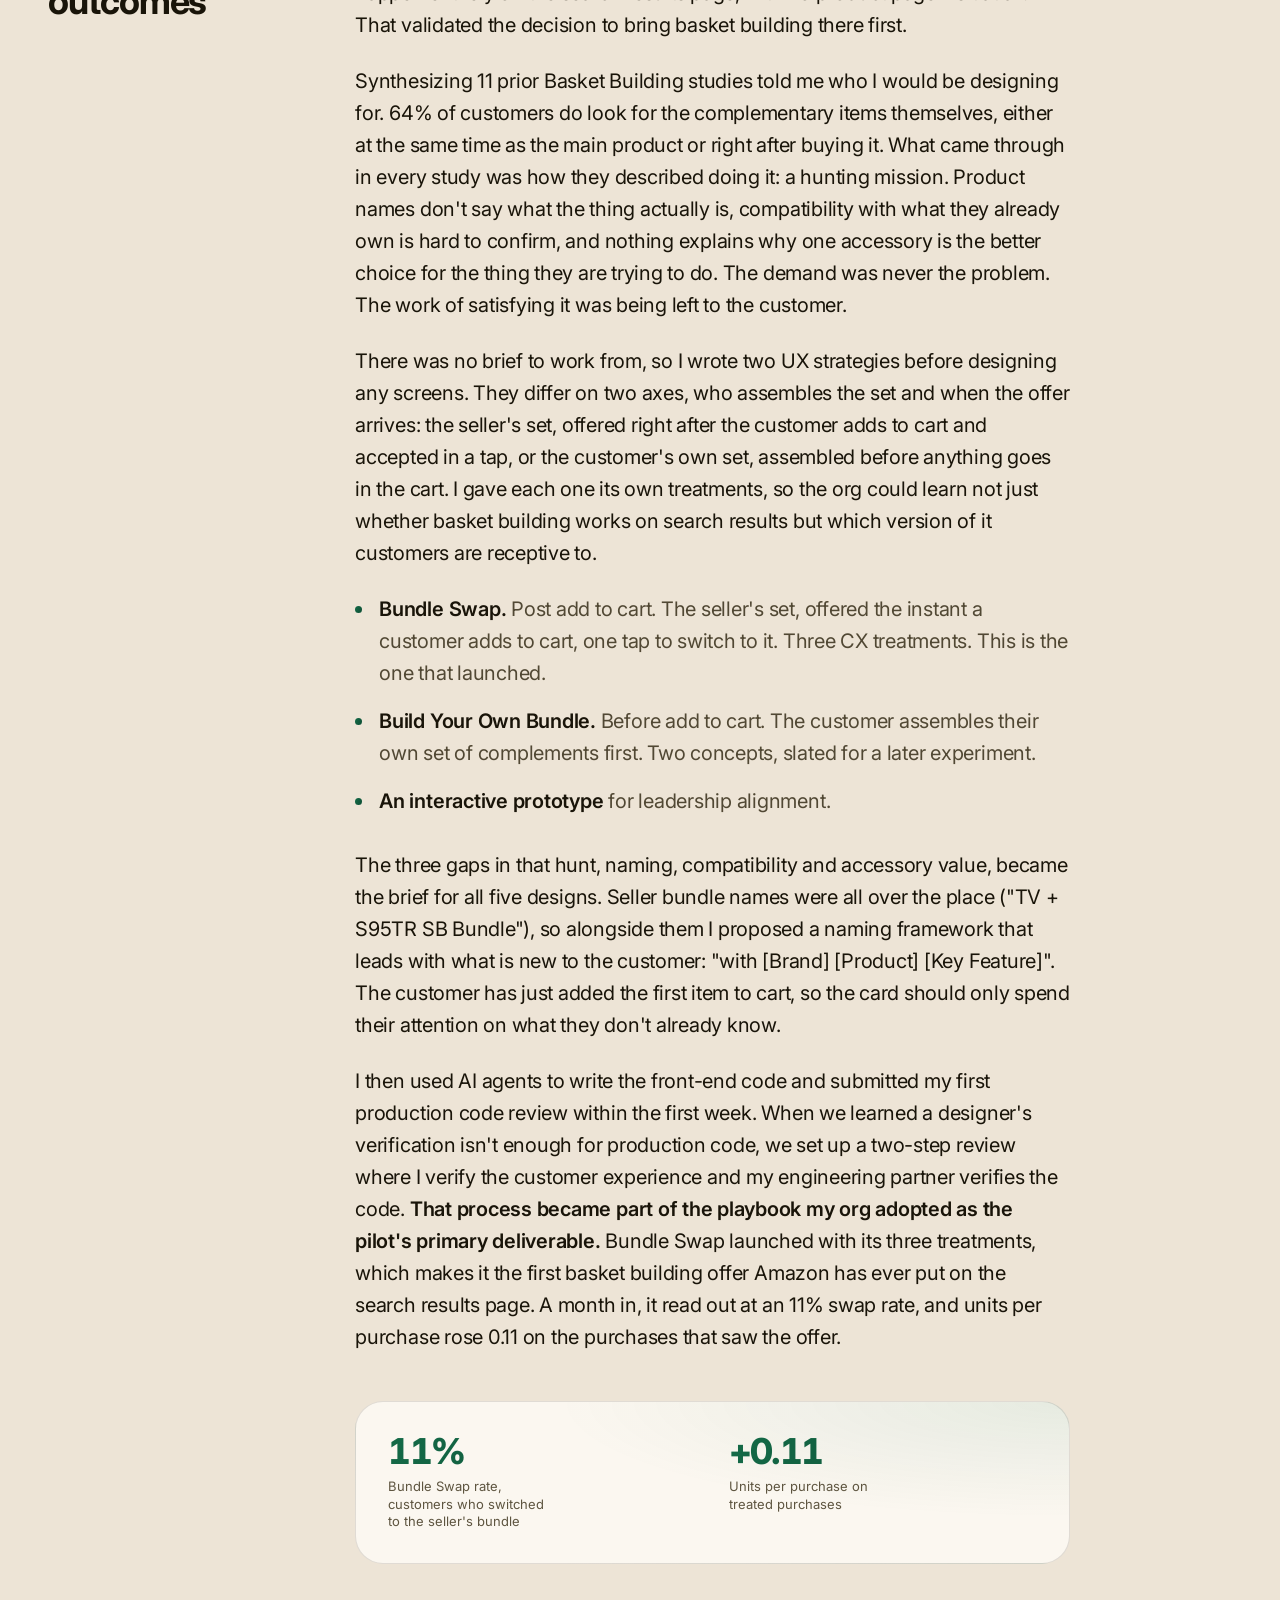
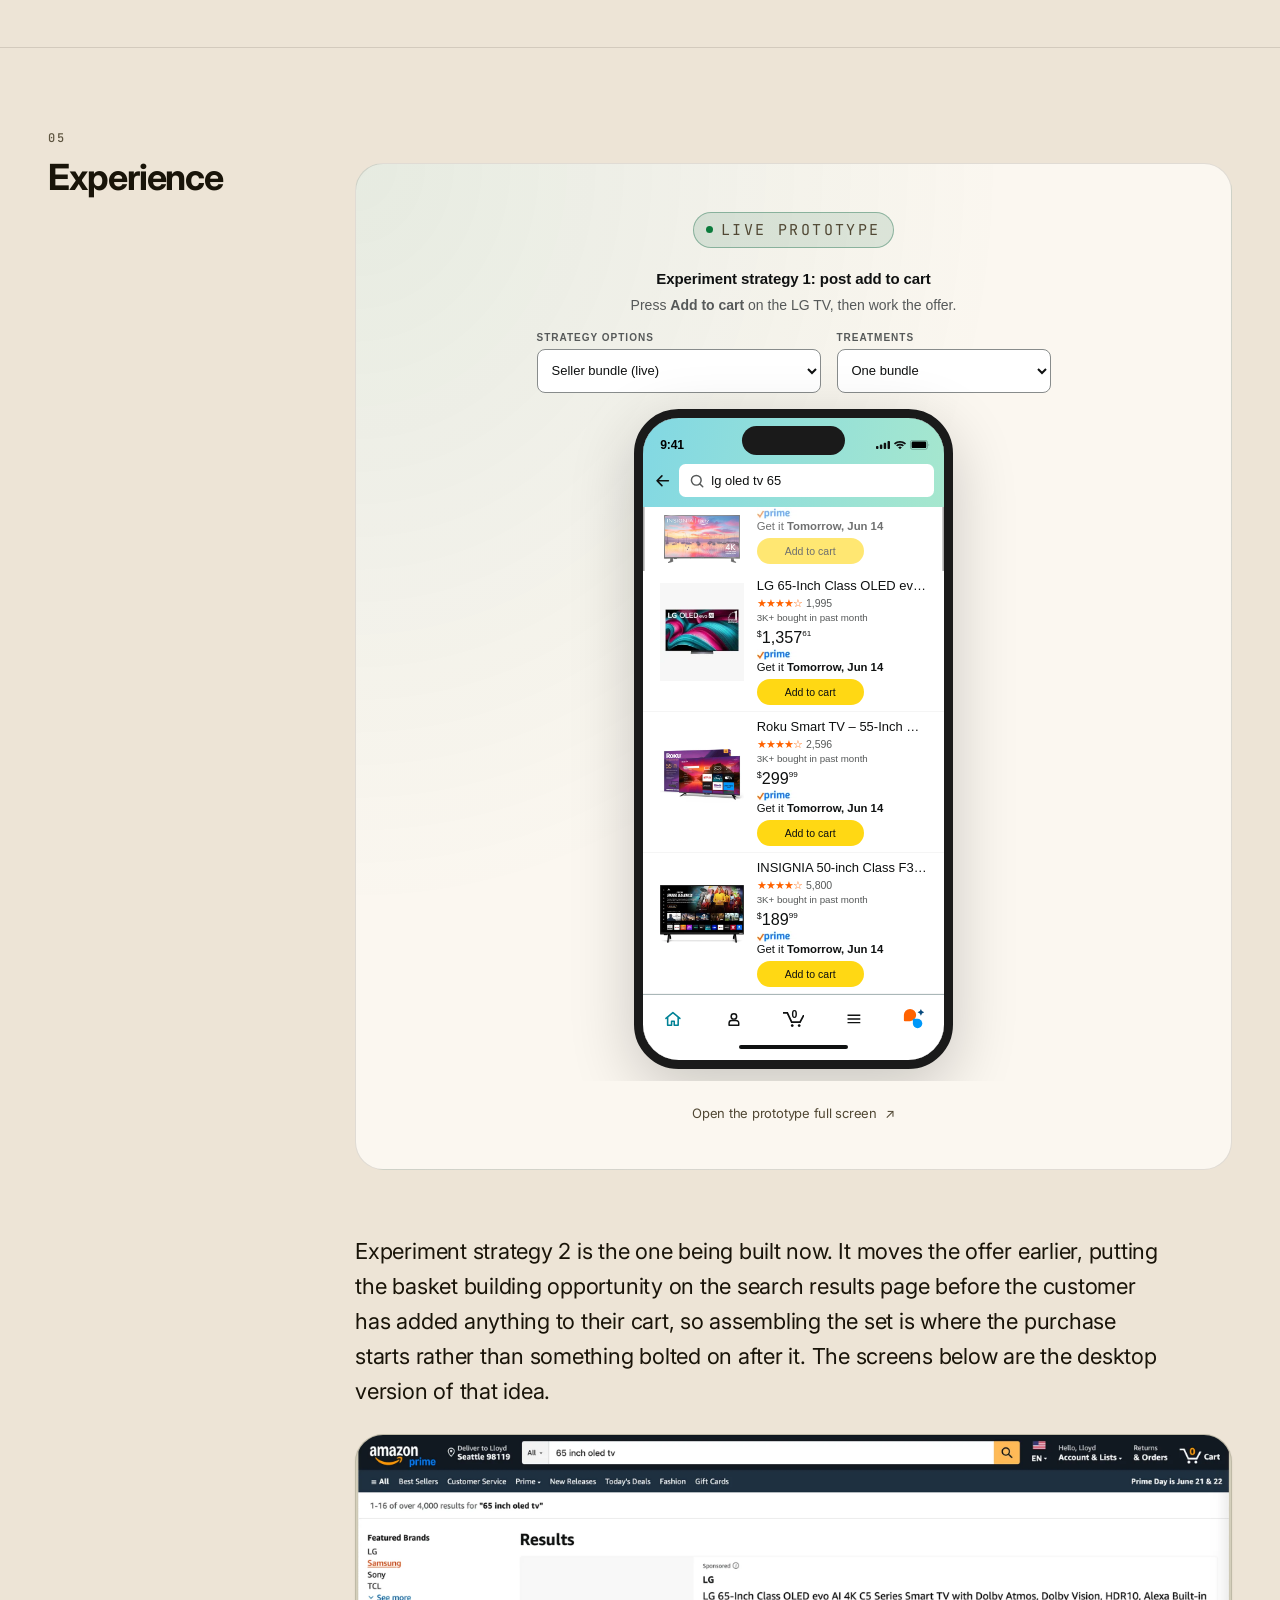
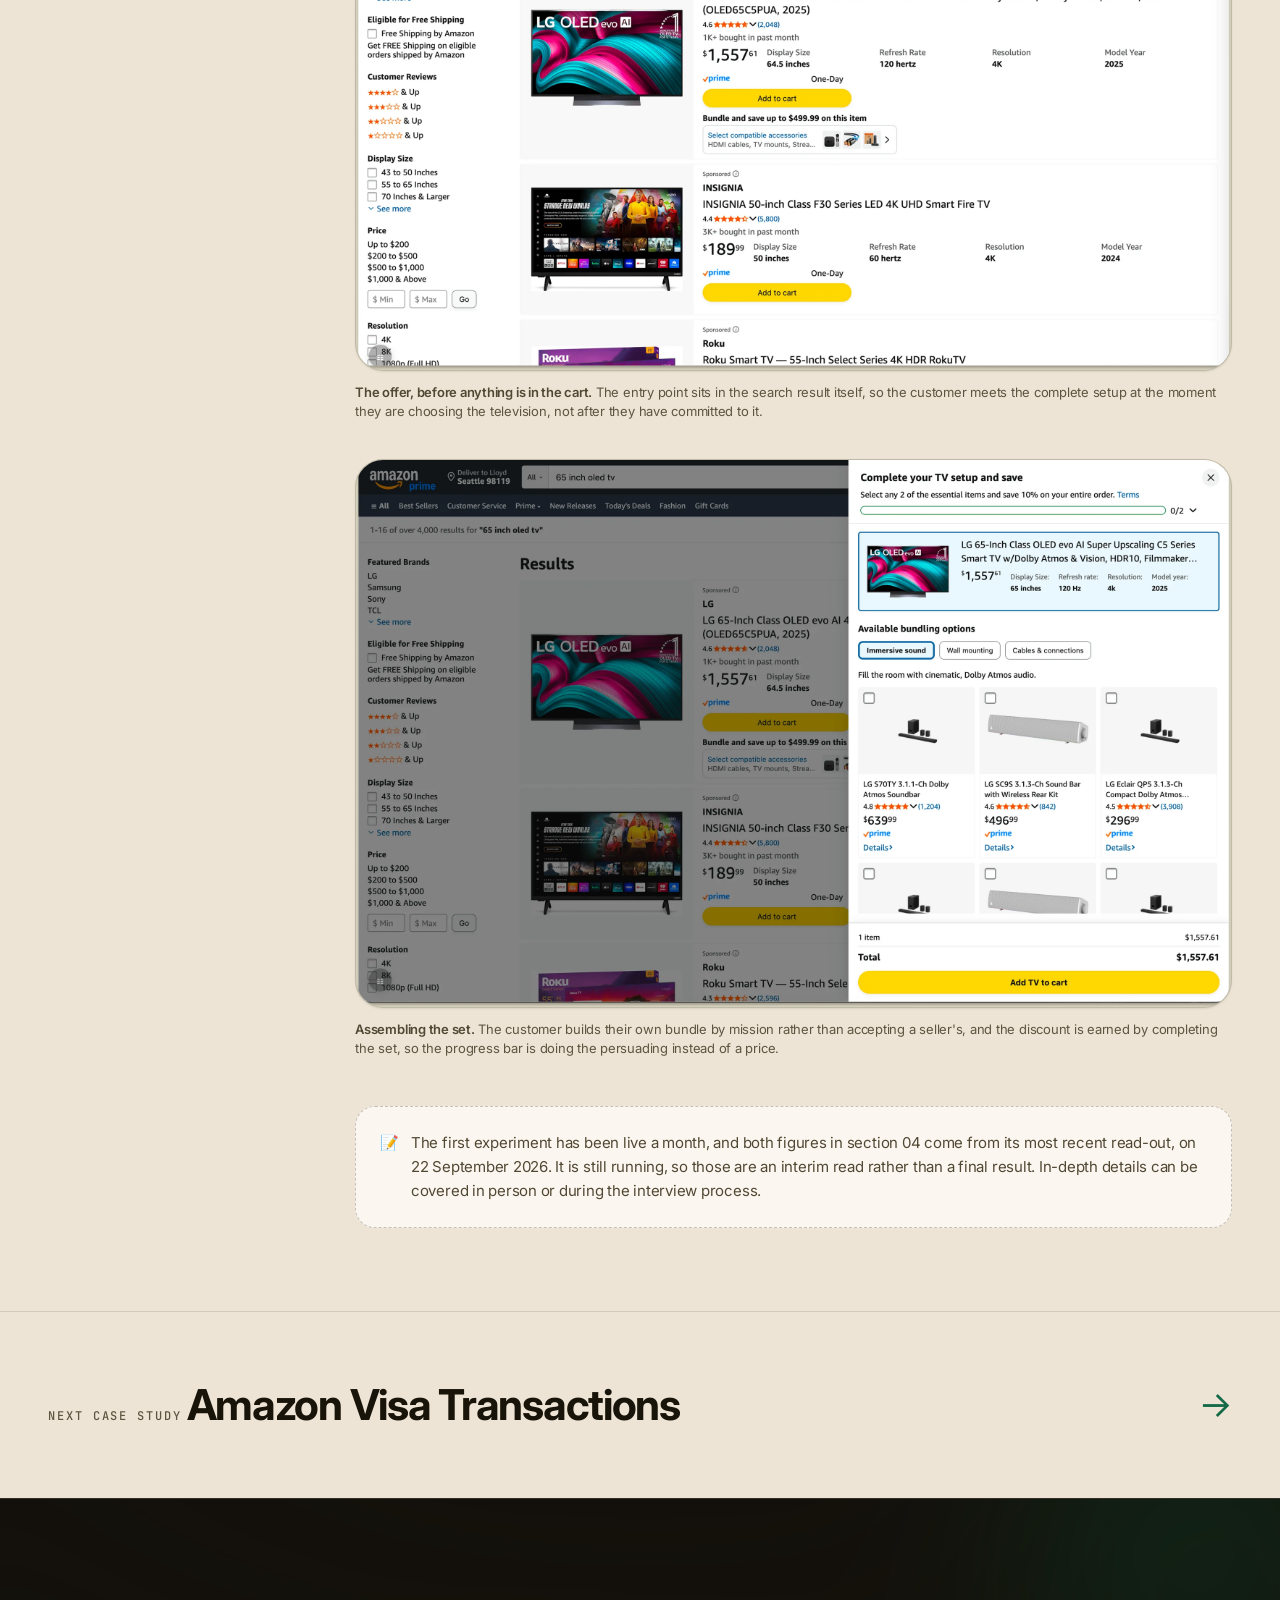
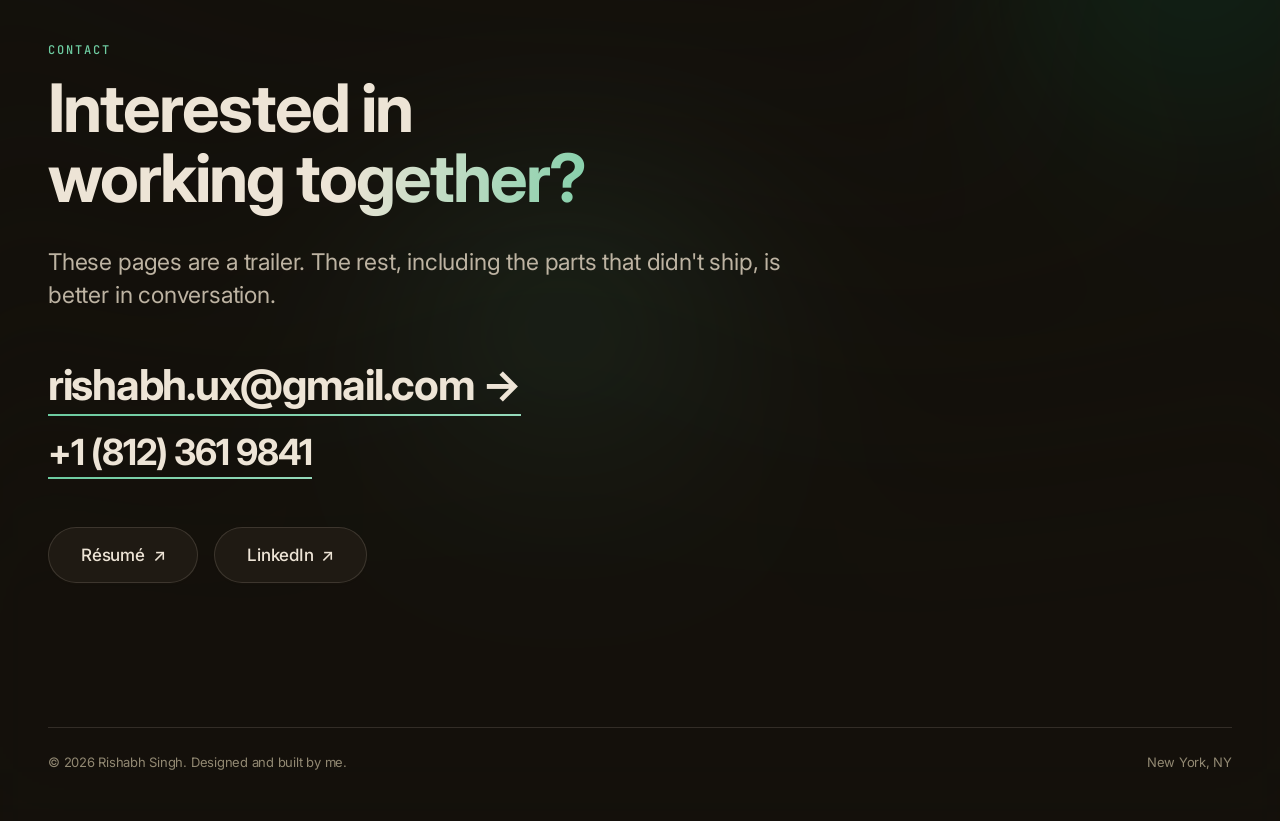
<file: work/basket-building.html>
<!DOCTYPE html>
<html lang="en">
<head>
<meta charset="utf-8">
<meta name="viewport" content="width=device-width, initial-scale=1">
<title>Improving Basket Building · Rishabh Singh</title>
<meta name="description" content="Amazon's basket building offers only reach a product page, so customers buying from the search results page never see one. I sized the gap, wrote the UX strategy, and shipped the front end for the first experiment.">
<meta name="author" content="Rishabh Singh">
<meta name="theme-color" content="#FBF7F1">

<meta property="og:type" content="article">
<meta property="og:title" content="Improving Basket Building · Rishabh Singh">
<meta property="og:description" content="Basket building never reached Amazon's search results page, where a growing share of purchases happen. I volunteered into an AI pilot to close that gap.">
<meta property="og:url" content="https://www.rishabhsingh.design/work/basket-building.html">
<meta name="twitter:card" content="summary_large_image">

<link rel="canonical" href="https://www.rishabhsingh.design/work/basket-building.html">
<link rel="icon" href="../assets/img/favicon.svg" type="image/svg+xml">

<link rel="preconnect" href="https://fonts.googleapis.com">
<link rel="preconnect" href="https://fonts.gstatic.com" crossorigin>
<link href="https://fonts.googleapis.com/css2?family=Inter:wght@400;500;600;700;800&family=JetBrains+Mono:wght@400;500&display=swap" rel="stylesheet">

<link rel="stylesheet" href="../assets/css/tokens.css">
<link rel="stylesheet" href="../assets/css/base.css">
<link rel="stylesheet" href="../assets/css/components.css">
</head>

<body>
<a class="skip-link" href="#background">Skip to the case study</a>

<div class="progress" aria-hidden="true"><div class="progress__fill"></div></div>

<header class="nav">
  <div class="nav__inner">
    <a class="nav__brand" href="../index.html" aria-label="Rishabh Singh, home">
      <span class="nav__dot" aria-hidden="true"></span> Rishabh Singh
    </a>
    <nav class="nav__links" aria-label="Primary">
      <a class="nav__link" href="../index.html#work">Work</a>
      <a class="nav__link" href="../practice.html">Standards and tools</a>
      <a class="nav__link" href="../about.html">About</a>
      <a class="nav__link" href="#contact">Contact</a>
      <a class="btn btn--primary" href="https://docs.google.com/document/d/1EHUuTUFj9zlCdyJktXC0rGSdesHq1b7P/edit" target="_blank" rel="noopener">Résumé <span aria-hidden="true">↗</span></a>
    </nav>
  </div>
</header>

<main id="main">

  <section class="case-hero case-hero--split">
    <div class="aurora" aria-hidden="true">
      <span class="aurora__blob aurora__blob--1"></span>
      <span class="aurora__blob aurora__blob--2"></span>
    </div>

    <div class="container case-hero__inner">
      <a class="case-back" href="../index.html#work">
        <span class="case-back__glyph" aria-hidden="true">←</span> All work
      </a>

      <div class="case-hero__grid">
        <div>
          <p class="label case-hero__cat">
            <span aria-hidden="true">🤖</span> AI Builder
          </p>

          <h1 class="mega case-hero__title" data-split>
            Improving <span class="grad-text">Basket Building</span>
          </h1>

          <dl class="case-meta reveal">
            <div>
              <dt class="label">Role</dt>
              <dd>UX and front-end build</dd>
            </div>
            <div>
              <dt class="label">Team</dt>
              <dd>A PM, an engineer, and me</dd>
            </div>
            <div>
              <dt class="label">Timeline</dt>
              <dd class="num">April 2026 to now</dd>
            </div>
            <div>
              <dt class="label">Impact</dt>
              <dd class="num">11% Bundle Swap rate, units per purchase up&nbsp;0.11</dd>
            </div>
          </dl>
        </div>

        <div class="case-hero__media reveal-pop">
          <div class="case-hero__device case-hero__device--bare">
            <img src="../assets/img/basket-building/bundle-carousel.webp"
                 alt="Amazon search results in the app with the add to cart panel open over them. It reads Added to cart, then Get this item in a bundle and save up to $499.99, then a row of bundle cards, the first pairing the television with an LG Dolby Atmos soundbar at 22 percent off. Under the card, three ticked reasons the bundle fits, labelled Summarized from product information, then Bundle details and Switch buttons."
                 width="940" height="1937" decoding="async">
          </div>
        </div>

      </div>
    </div>
  </section>

  <section class="case-section" id="background" aria-labelledby="background-heading">
    <div class="container case-section__grid">
      <div class="case-section__aside reveal">
        <span class="label case-section__num num">01</span>
        <h2 class="display-3 case-section__title" id="background-heading">Background</h2>
      </div>

      <div class="case-section__body reveal">
        <figure class="pull-quote">
          <blockquote>
            <p>
              I was disappointed when I got my Xbox. I realized I needed the HDMI cord to make it HD
              and I wasn't aware of that when I bought it.
            </p>
          </blockquote>
          <figcaption>Research participant, Basket Building customer study</figcaption>
        </figure>

        <div class="prose">
          <p>
            Buying one product is rarely enough to use it. A TV needs a mount, a cable, maybe a
            soundbar. Amazon's Basket Building org closes that gap two ways, each one a program with
            its own team: bundles, which a seller packages and prices together, and complementary
            recommendations, which the customer judges individually. I design across both, for
            consumer electronics.
          </p>
          <p>
            Every one of those offers lives on a product page or is initiated from one. Customers do
            still buy that way, but our clickstream analysis showed a growing number adding to cart
            straight from the search results page and checking out from there, never opening a product
            page at all. That path has no basket building on it, and we wanted to reach that traffic
            too.
          </p>
          <p>
            None of the basket building teams had the bandwidth to take it on. So when Amazon launched
            an experimental role called the AI Builder, asking whether a pod of three could use AI to
            carry a feature from analysis all the way to production, I volunteered.
          </p>
        </div>
      </div>
    </div>
  </section>

  <section class="case-section" aria-labelledby="goals-heading">
    <div class="container case-section__grid">
      <div class="case-section__aside reveal">
        <span class="label case-section__num num">02</span>
        <h2 class="display-3 case-section__title" id="goals-heading">Project goals</h2>
      </div>

      <div class="case-section__body reveal">
        <div class="prose">
          <p>
            Units per purchase is an org-wide metric, and the goal set across Basket Building was to
            <strong>move it from 4.07 to 4.33</strong>.
            No one project moves a number that size on its own. Extending basket building to the search
            results page was the unclaimed piece of it, because the customers checking out from there
            are never offered the items that complete their setup, and this project was my attempt to
            take that piece as far as it would go.
          </p>
          <p>
            The project was initiated in April 2026. I sized the opportunity, designed the
            experiences, and wrote the front-end code that ships them.
          </p>
        </div>
      </div>
    </div>
  </section>

  <section class="case-section" aria-labelledby="role-heading">
    <div class="container case-section__grid">
      <div class="case-section__aside reveal">
        <span class="label case-section__num num">03</span>
        <h2 class="display-3 case-section__title" id="role-heading">Team and role</h2>
      </div>

      <div class="case-section__body reveal">
        <div class="prose">
          <p>
            The AI Builder pod was a Product Manager, a Software Engineer, and me. I owned the UX and
            the front-end build:
          </p>
        </div>

        <ul class="case-list">
          <li>Interaction design flows</li>
          <li>High-fidelity mock ups</li>
          <li>The interactive prototype</li>
          <li>Organizing leadership reviews</li>
          <li>Accessibility annotations</li>
          <li>Writing the production front-end code with AI agents, submitted through Amazon's engineering review process</li>
        </ul>

        <div class="prose">
          <p>
            I picked up the product analysis too. A pod of three doesn't split work by title, and the
            case for building on search results needed evidence before anyone would fund a design, so
            I went and built it:
            AI agents tracing 1.6 million purchase journeys through Amazon's clickstream data. In
            practice I was wearing the analyst hat, the designer hat, and the front-end engineer hat,
            with the PM and the engineer as partners on hypothesis and backend.
          </p>
        </div>
      </div>
    </div>
  </section>

  <section class="case-section" aria-labelledby="outcomes-heading">
    <div class="container case-section__grid">
      <div class="case-section__aside reveal">
        <span class="label case-section__num num">04</span>
        <h2 class="display-3 case-section__title" id="outcomes-heading">Design and outcomes</h2>
      </div>

      <div class="case-section__body reveal">
        <div class="prose">
          <p>
            Our clickstream analysis showed that 4 in 10 consumer electronics purchases happen without
            the customer ever seeing a bundle, and about half of those happen entirely on the search
            results page, with no product page visit at all. That validated the decision to bring
            basket building there first.
          </p>
          <p>
            Synthesizing 11 prior Basket Building studies told me who I would be designing for. 64% of
            customers do look for the complementary items themselves, either at the same time as the
            main product or right after buying it. What came through in every study was how they
            described doing it: a hunting mission. Product names don't say what the thing actually is,
            compatibility with what they already own is hard to confirm, and nothing explains why one
            accessory is the better choice for the thing they are trying to do. The demand was never
            the problem. The work of satisfying it was being left to the customer.
          </p>
          <p>
            There was no brief to work from, so I wrote two UX strategies before designing any
            screens. They differ on two axes, who assembles the set and when the offer arrives: the
            seller's set, offered right after the customer adds to cart and accepted in a tap, or the
            customer's own set, assembled before anything goes in the cart. I gave each one its own
            treatments, so the org could learn not just whether basket building works on search
            results but which version of it customers are receptive to.
          </p>
        </div>

        <ul class="case-list">
          <li>
            <strong>Bundle Swap.</strong> Post add to cart. The seller's set, offered the instant a
            customer adds to cart, one tap to switch to it. Three CX treatments. This is the one that
            launched.
          </li>
          <li>
            <strong>Build Your Own Bundle.</strong> Before add to cart. The customer assembles their
            own set of complements first. Two concepts, slated for a later experiment.
          </li>
          <li>
            <strong>An interactive prototype</strong> for leadership alignment.
          </li>
        </ul>

        <div class="prose">
          <p>
            The three gaps in that hunt, naming, compatibility and accessory value, became the brief
            for all five designs. Seller bundle names were all over the place ("TV + S95TR SB Bundle"), so alongside them I proposed
            a naming framework that leads with what is new to the customer: "with [Brand] [Product]
            [Key Feature]". The customer has just added the first item to cart, so the card should only
            spend their attention on what they don't already know.
          </p>
          <p>
            I then used AI agents to write the front-end code and submitted my first production code
            review within the first week. When we learned a designer's verification isn't enough for
            production code, we set up a two-step review where I verify the customer experience and my
            engineering partner verifies the code. <strong>That process became part of the playbook my
            org adopted as the pilot's primary deliverable.</strong> Bundle Swap launched with its three treatments,
            which makes it the first basket building offer Amazon has ever put on the search results
            page. A month in, it read out at an 11% swap rate, and units per purchase rose 0.11 on
            the purchases that saw the offer.
          </p>
        </div>

        <div class="stat-band">
          <p class="stat">
            <span class="stat__value num" data-count>11%</span>
            <span class="stat__label">Bundle Swap rate, customers who switched to the seller's bundle</span>
          </p>
          <p class="stat">
            <span class="stat__value num" data-count>+0.11</span>
            <span class="stat__label">Units per purchase on treated purchases</span>
          </p>
        </div>
      </div>
    </div>
  </section>

  <section class="case-section" aria-labelledby="experience-heading">
    <div class="container case-section__grid">
      <div class="case-section__aside reveal">
        <span class="label case-section__num num">05</span>
        <h2 class="display-3 case-section__title" id="experience-heading">Experience</h2>
      </div>

      <div class="case-section__body reveal">
        <figure class="proto-block reveal">
          <figcaption class="proto-flag"><span class="proto-flag__pip" aria-hidden="true"></span> Live prototype</figcaption>

          <div class="proto-embed proto-embed--wide">
            <iframe src="../prototypes/basket-building/index.html" loading="lazy"
                    title="Interactive prototype: five CX treatments for basket building on search results"></iframe>
          </div>

          <p class="proto-open">
            <a class="link-underline" href="../prototypes/basket-building/index.html" target="_blank" rel="noopener">
              Open the prototype full screen <span aria-hidden="true">&#8599;</span>
            </a>
          </p>

        </figure>

        <div class="shots-group">
          <div class="prose">
            <p>
              Experiment strategy 2 is the one being built now. It moves the offer earlier, putting the
              basket building opportunity on the search results page before the customer has added
              anything to their cart, so assembling the set is where the purchase starts rather than
              something bolted on after it. The screens below are the desktop version of that idea.
            </p>
          </div>

          <div class="shots">
            <figure class="shot">
              <div class="shot__frame">
                <img src="../assets/img/basket-building/byob-search-entry.webp"
                     alt="Amazon desktop search results for 65 inch oled tv. The first result, an LG OLED television, carries an extra line reading Bundle and save up to $499.99 on this item, above a strip headed Select compatible accessories with thumbnails of HDMI cables, TV mounts and streaming devices."
                     width="2416" height="1478" loading="lazy" decoding="async">
              </div>
              <figcaption><b>The offer, before anything is in the cart.</b> The entry point sits in the search result itself, so the customer meets the complete setup at the moment they are choosing the television, not after they have committed to it.</figcaption>
            </figure>

            <figure class="shot">
              <div class="shot__frame">
                <img src="../assets/img/basket-building/byob-search-panel.webp"
                     alt="A panel over the same search results, headed Complete your TV setup and save, reading Select any 2 of the essential items and save 10% on your entire order, with an empty progress bar marked 0 of 2. The chosen television is pinned at the top, and below it tabs for Immersive sound, Wall mounting, and Cables and connections show a grid of soundbars, each with a checkbox, rating, price and Details link. A footer totals the order and offers Add TV to cart."
                     width="2416" height="1512" loading="lazy" decoding="async">
              </div>
              <figcaption><b>Assembling the set.</b> The customer builds their own bundle by mission rather than accepting a seller's, and the discount is earned by completing the set, so the progress bar is doing the persuading instead of a price.</figcaption>
            </figure>
          </div>
        </div>

        <p class="case-note">
          <span aria-hidden="true">📝</span>
          <span>The first experiment has been live a month, and both figures in section 04 come
          from its most recent read-out, on 22 September 2026. It is still running, so those are
          an interim read rather than a final result. In-depth details can be covered in person
          or during the interview process.</span>
        </p>
      </div>
    </div>
  </section>

  <nav class="next-case" aria-label="Next case study">
    <div class="container">
      <a class="next-case__link" href="transactions.html">
        <span>
          <span class="label">Next case study</span>
          <span class="display-2 next-case__title">Amazon Visa Transactions</span>
        </span>
        <span class="next-case__glyph arrow" aria-hidden="true">→</span>
      </a>
    </div>
  </nav>
</main>

<footer class="cta on-dark" id="contact">
  <div class="aurora" aria-hidden="true" style="opacity: 0.5">
    <span class="aurora__blob aurora__blob--2"></span>
    <span class="aurora__blob aurora__blob--3"></span>
  </div>

  <div class="container cta__inner">
    <p class="label label--accent">Contact</p>
    <h2 class="display-1 cta__title reveal" style="margin-top: var(--s-4)">
      Interested in working <span class="grad-text">together?</span>
    </h2>
    <p class="lead reveal">
      These pages are a trailer. The rest, including the parts that didn't ship, is better in
      conversation.
    </p>

    <div class="cta__contact reveal">
      <a class="cta__line cta__line--email" href="mailto:rishabh.ux@gmail.com">
        rishabh.ux@gmail.com <span class="arrow" aria-hidden="true">→</span>
      </a>
      <a class="cta__line cta__line--phone" href="tel:+18123619841">+1 (812) 361 9841</a>
    </div>

    <div class="cta__actions reveal">
      <a class="btn btn--lg" href="https://docs.google.com/document/d/1EHUuTUFj9zlCdyJktXC0rGSdesHq1b7P/edit" target="_blank" rel="noopener">Résumé <span aria-hidden="true">↗</span></a>
      <a class="btn btn--lg" href="https://www.linkedin.com/in/rishabh-singh-34b13a82/" target="_blank" rel="noopener">LinkedIn <span aria-hidden="true">↗</span></a>
    </div>

    <div class="cta__base">
      <p>© <span data-year>2026</span> Rishabh Singh. Designed and built by me.</p>
      <p>New York, NY</p>
    </div>
  </div>
</footer>

<script src="../assets/js/site.js" defer></script>
</body>
</html>
</file>
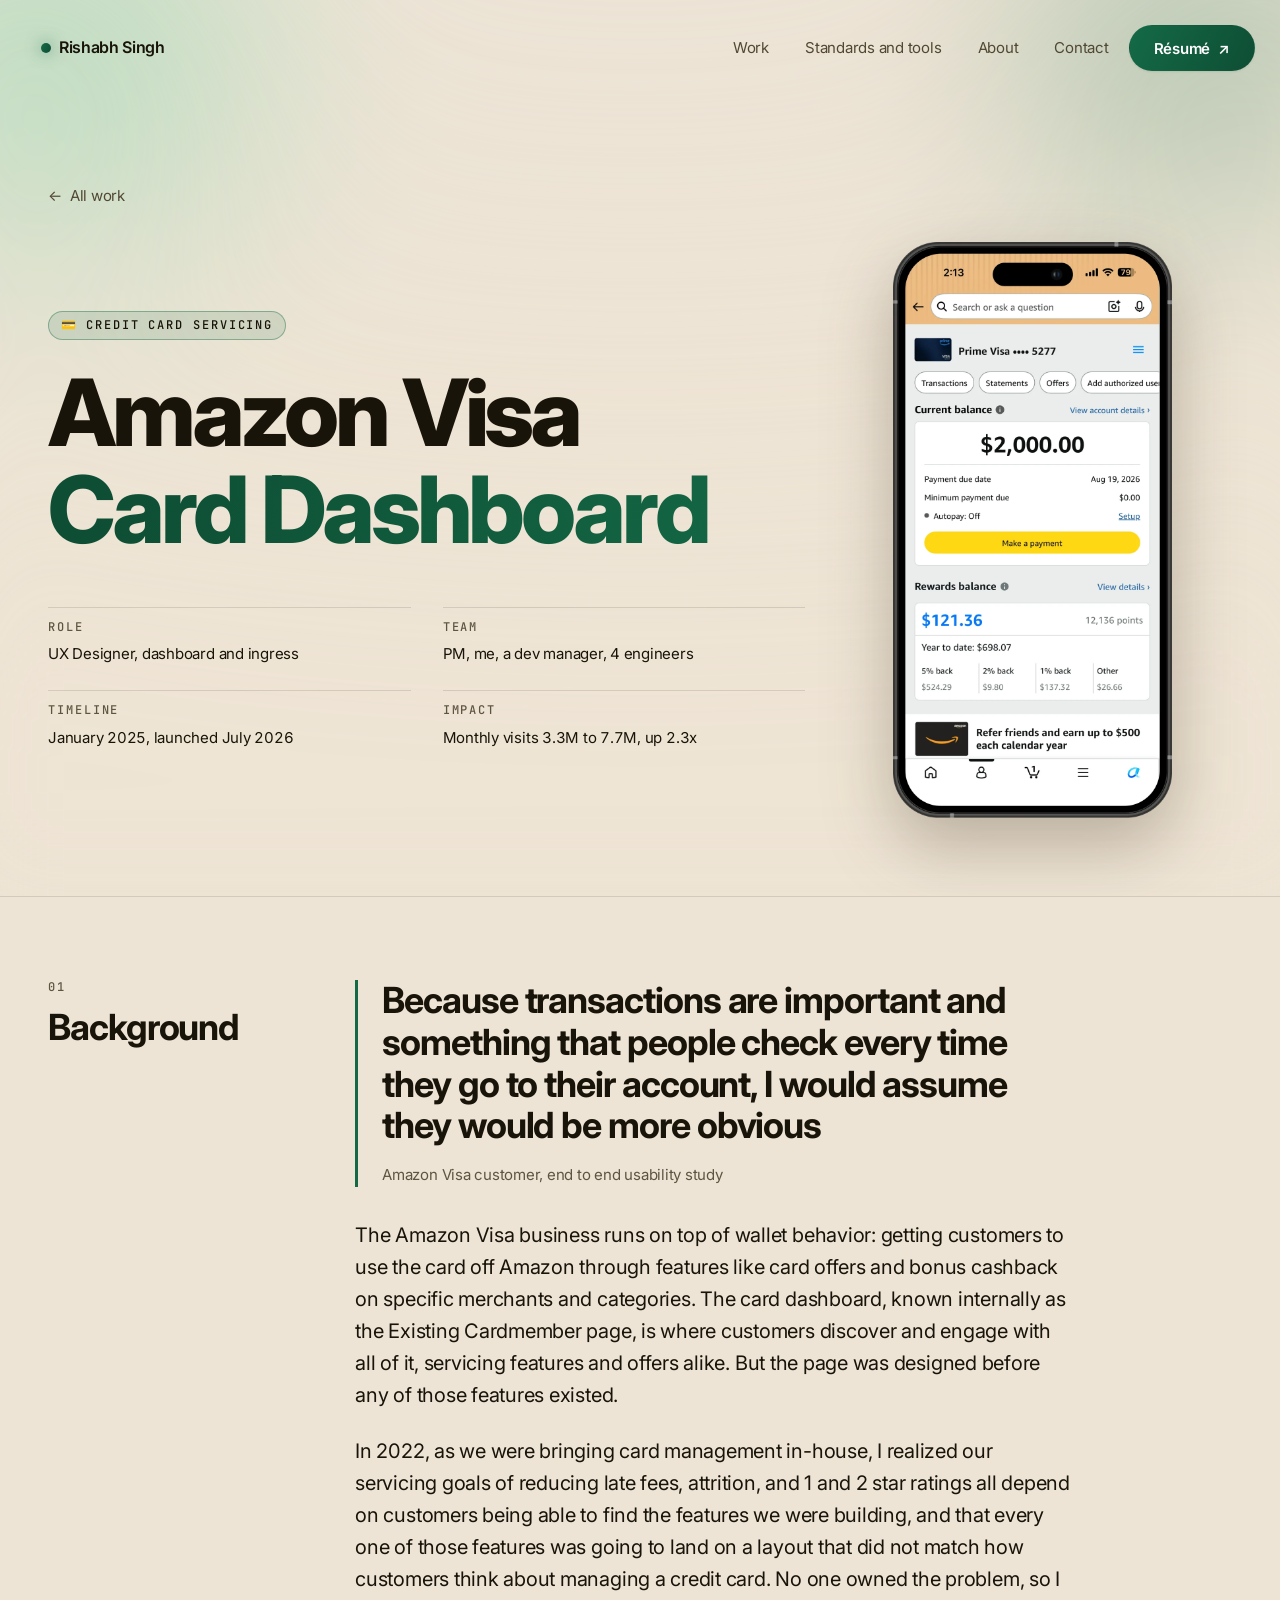
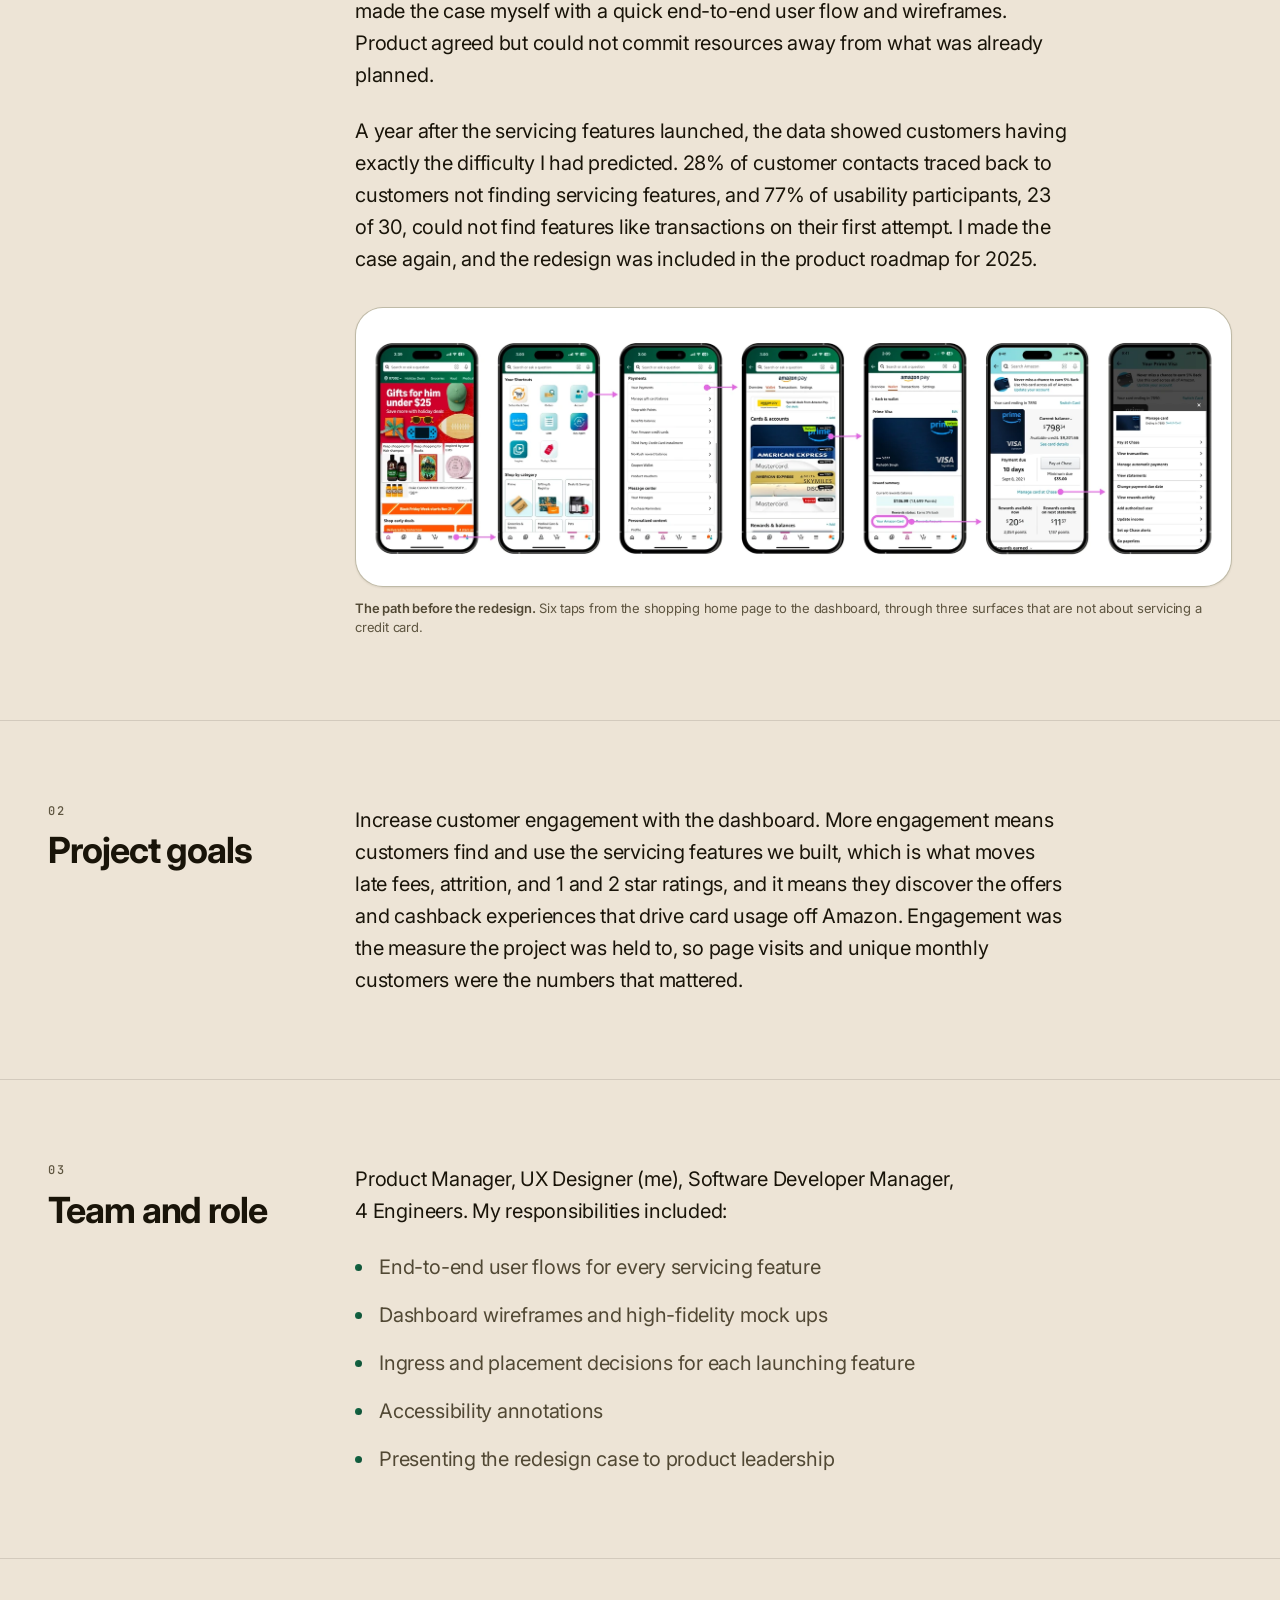
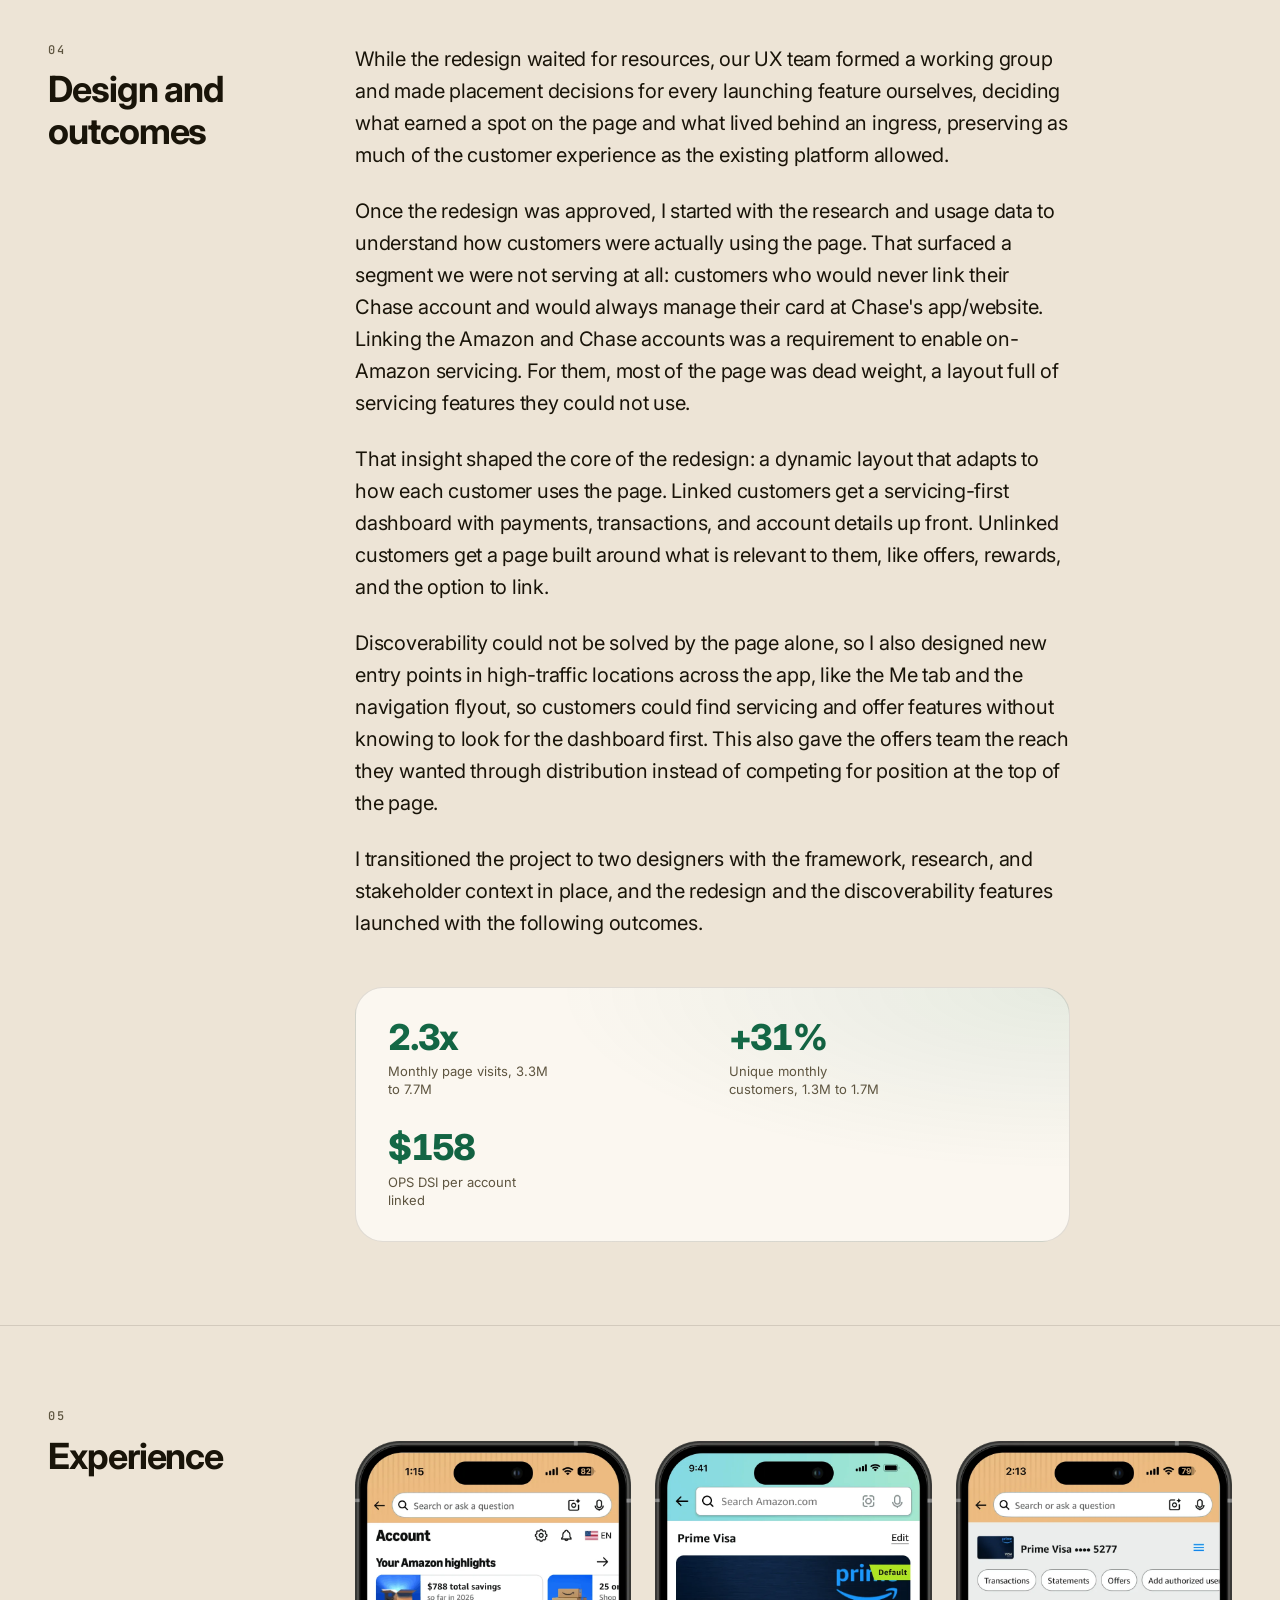
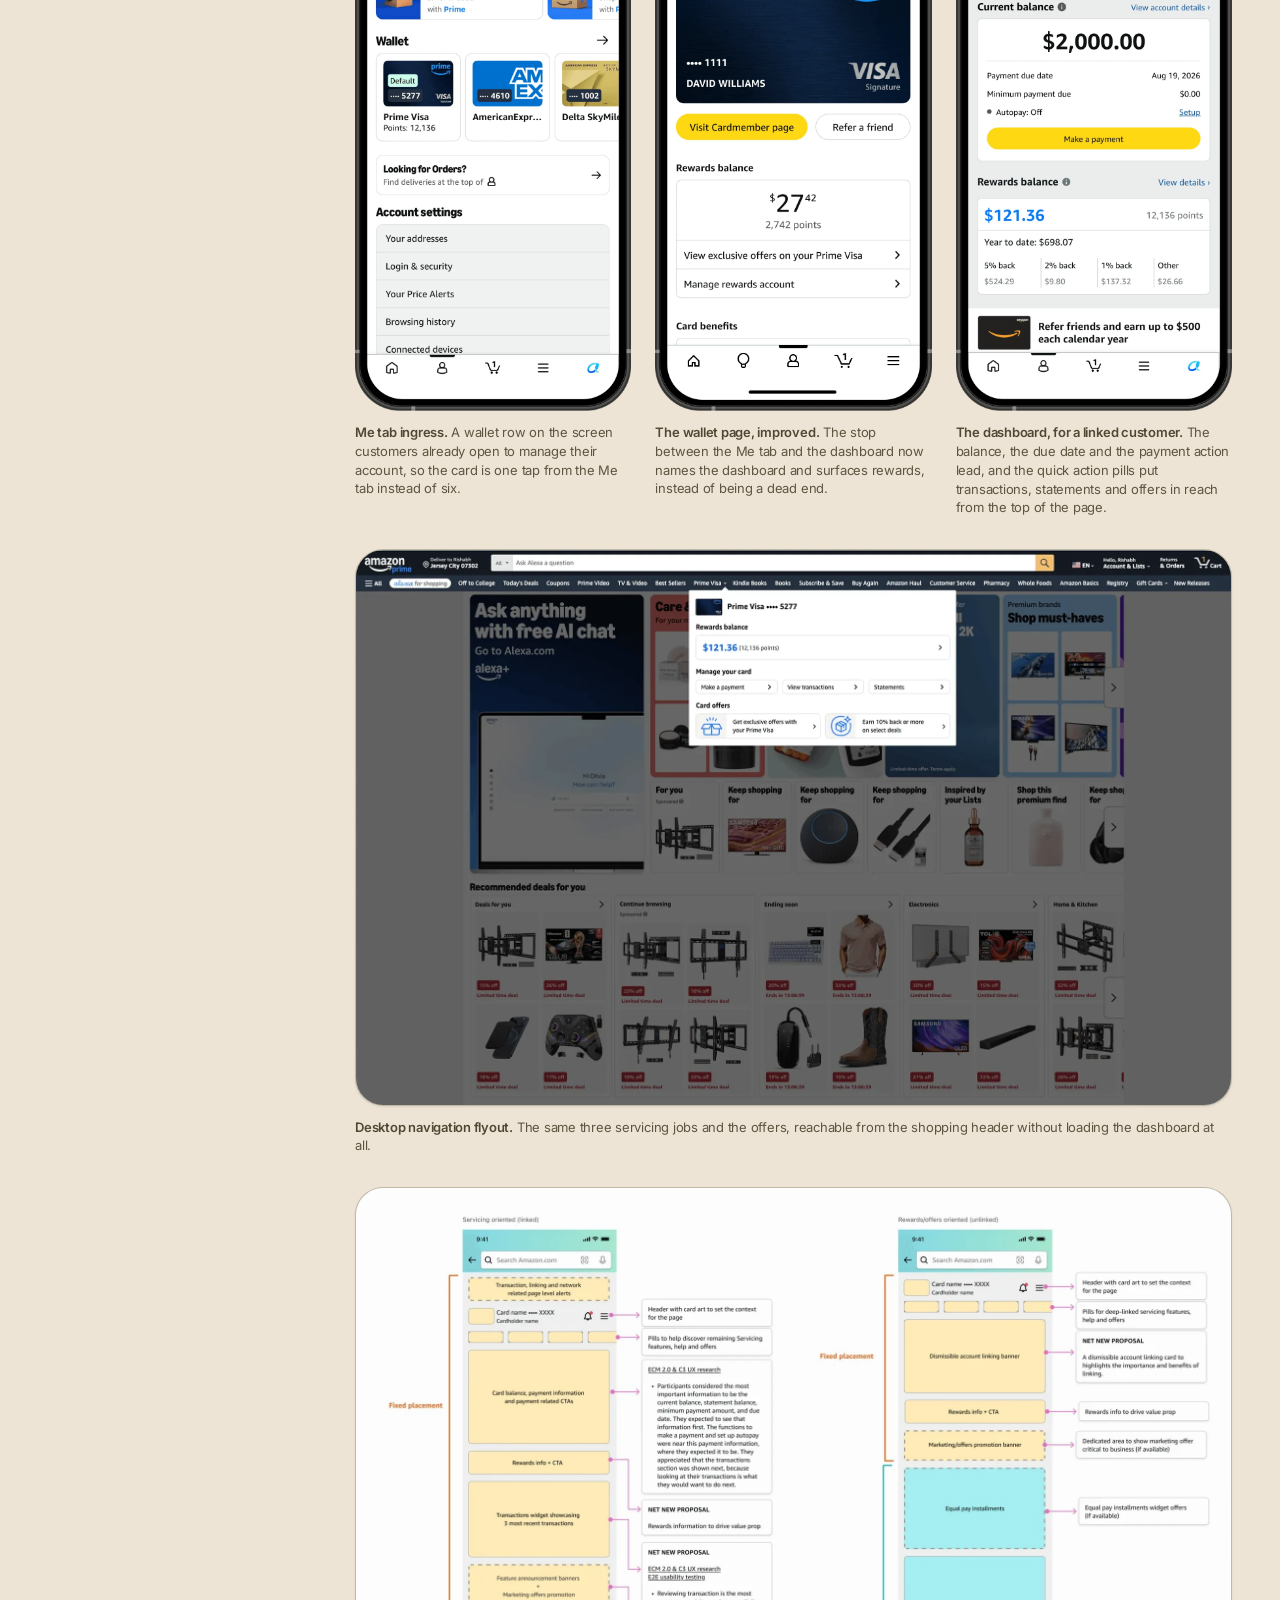
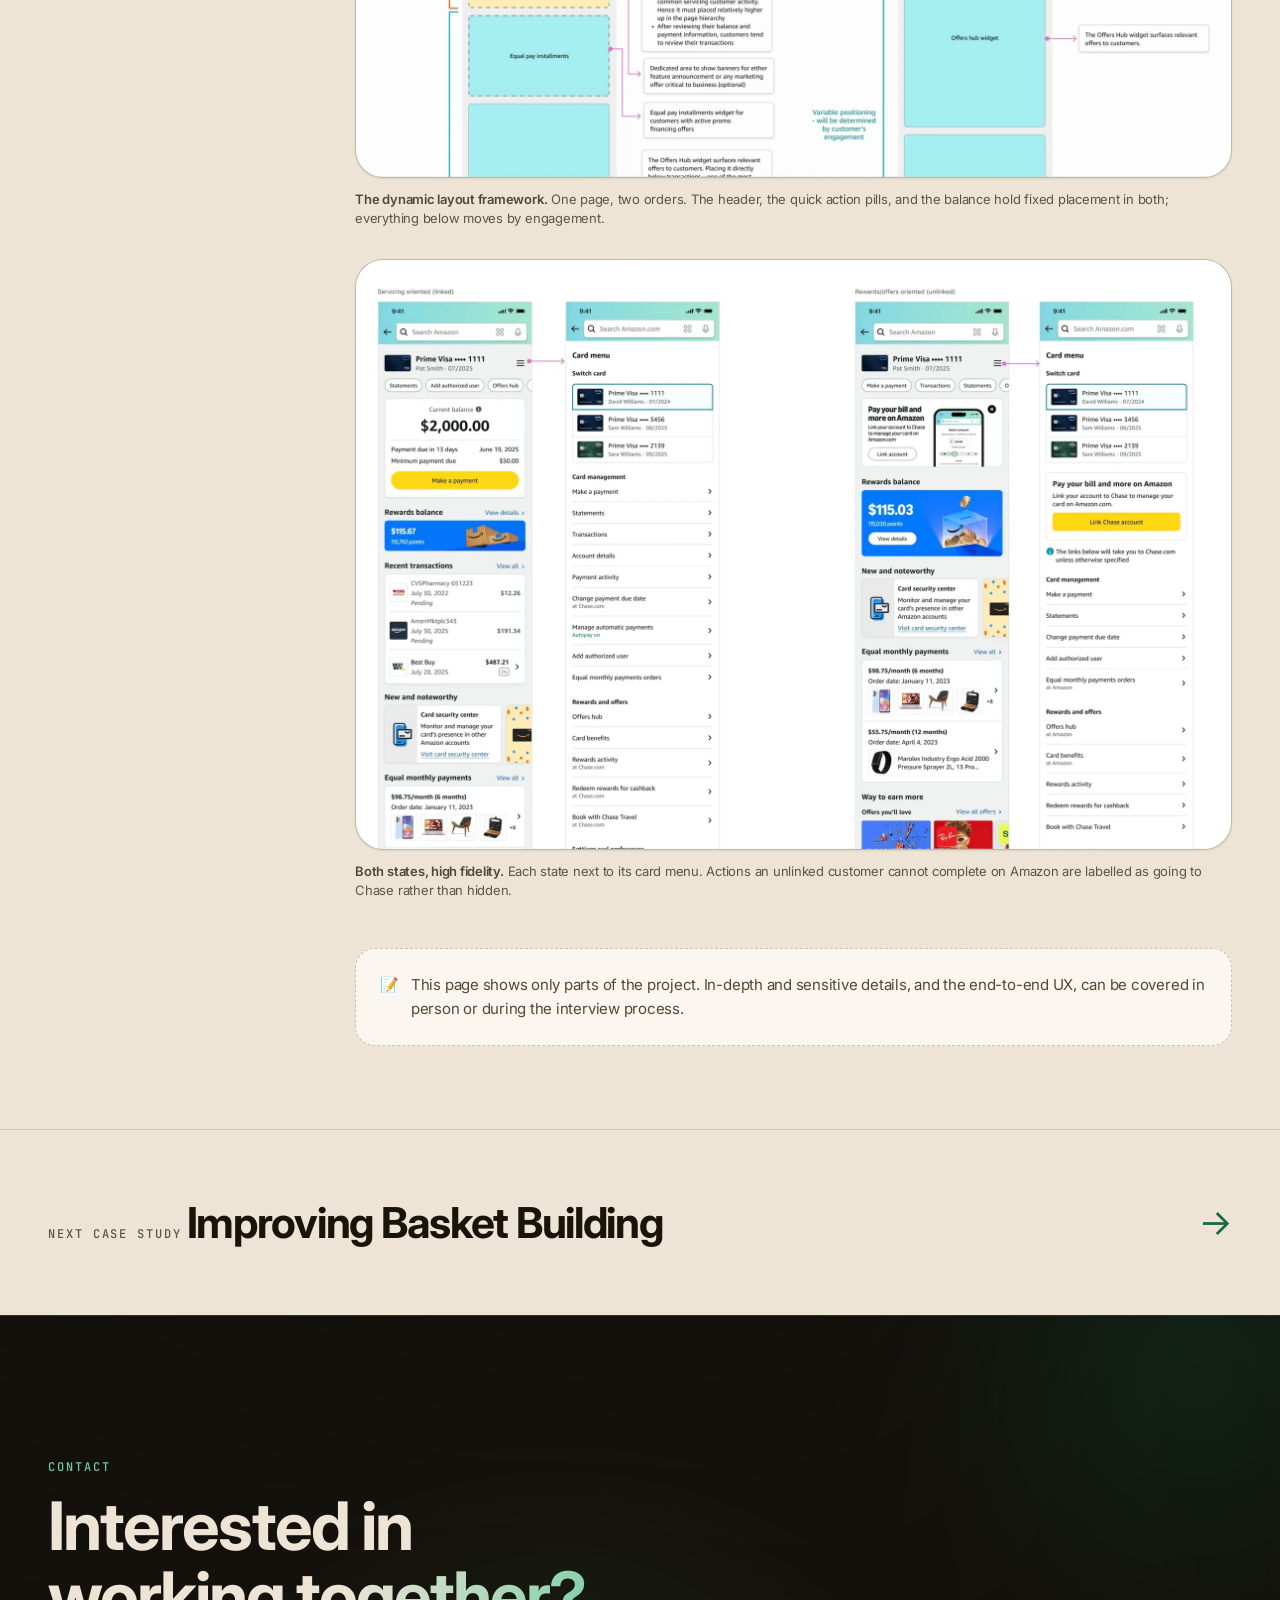
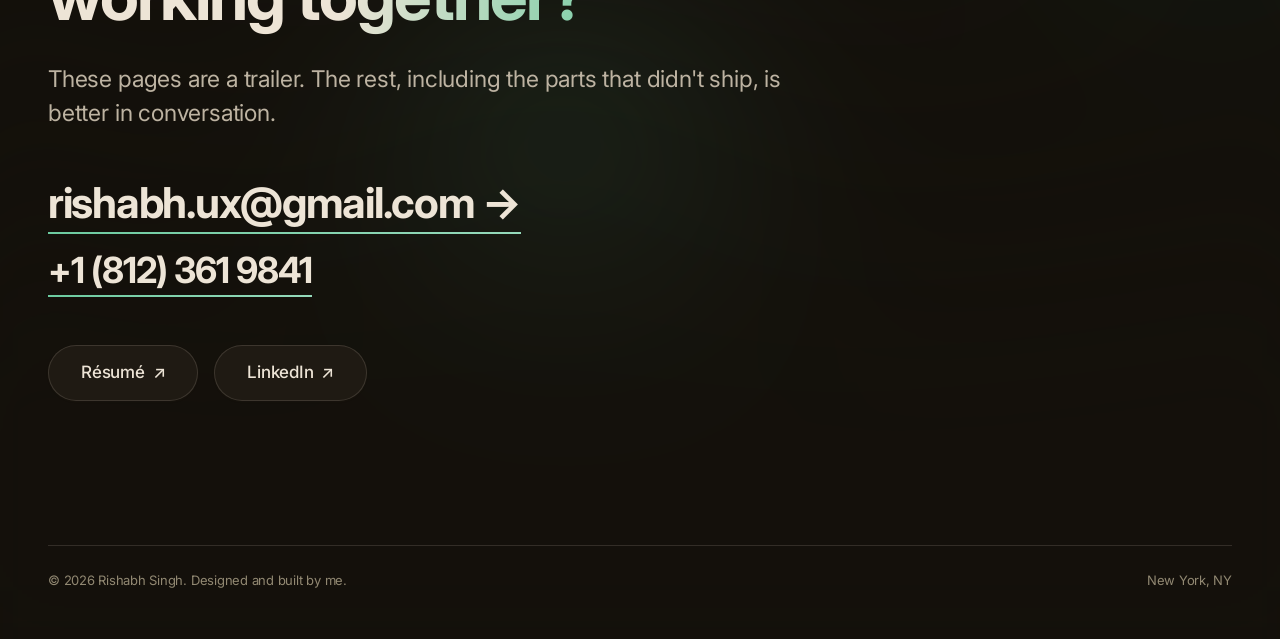
<file: work/card-dashboard.html>
<!DOCTYPE html>
<html lang="en">
<head>
<meta charset="utf-8">
<meta name="viewport" content="width=device-width, initial-scale=1">
<title>Amazon Visa Card Dashboard · Rishabh Singh</title>
<meta name="description" content="Customers could not find the servicing features we had just built. I redesigned the Amazon Visa card dashboard around how each customer uses the card, and monthly visits went from 3.3M to 7.7M.">
<meta name="author" content="Rishabh Singh">
<meta name="theme-color" content="#FBF7F1">

<meta property="og:type" content="article">
<meta property="og:title" content="Amazon Visa Card Dashboard · Rishabh Singh">
<meta property="og:description" content="A servicing hub redesigned around how each customer uses the card. Monthly visits went from 3.3M to 7.7M.">
<meta property="og:url" content="https://www.rishabhsingh.design/work/card-dashboard.html">
<meta name="twitter:card" content="summary_large_image">

<link rel="canonical" href="https://www.rishabhsingh.design/work/card-dashboard.html">
<link rel="icon" href="../assets/img/favicon.svg" type="image/svg+xml">

<link rel="preconnect" href="https://fonts.googleapis.com">
<link rel="preconnect" href="https://fonts.gstatic.com" crossorigin>
<link href="https://fonts.googleapis.com/css2?family=Inter:wght@400;500;600;700;800&family=JetBrains+Mono:wght@400;500&display=swap" rel="stylesheet">

<link rel="stylesheet" href="../assets/css/tokens.css">
<link rel="stylesheet" href="../assets/css/base.css">
<link rel="stylesheet" href="../assets/css/components.css">
</head>

<body>
<a class="skip-link" href="#background">Skip to the case study</a>

<div class="progress" aria-hidden="true"><div class="progress__fill"></div></div>

<header class="nav">
  <div class="nav__inner">
    <a class="nav__brand" href="../index.html" aria-label="Rishabh Singh, home">
      <span class="nav__dot" aria-hidden="true"></span> Rishabh Singh
    </a>
    <nav class="nav__links" aria-label="Primary">
      <a class="nav__link" href="../index.html#work">Work</a>
      <a class="nav__link" href="../practice.html">Standards and tools</a>
      <a class="nav__link" href="../about.html">About</a>
      <a class="nav__link" href="#contact">Contact</a>
      <a class="btn btn--primary" href="https://docs.google.com/document/d/1EHUuTUFj9zlCdyJktXC0rGSdesHq1b7P/edit" target="_blank" rel="noopener">Résumé <span aria-hidden="true">↗</span></a>
    </nav>
  </div>
</header>

<main id="main">

  <section class="case-hero case-hero--split">
    <div class="aurora" aria-hidden="true">
      <span class="aurora__blob aurora__blob--1"></span>
      <span class="aurora__blob aurora__blob--2"></span>
    </div>

    <div class="container case-hero__inner">
      <a class="case-back" href="../index.html#work">
        <span class="case-back__glyph" aria-hidden="true">←</span> All work
      </a>

      <div class="case-hero__grid">
        <div>
          <p class="label case-hero__cat">
            <span aria-hidden="true">💳</span> Credit card servicing
          </p>

          <h1 class="mega case-hero__title" data-split>
            Amazon Visa <span class="grad-text">Card Dashboard</span>
          </h1>

          <dl class="case-meta reveal">
            <div>
              <dt class="label">Role</dt>
              <dd>UX Designer, dashboard and ingress</dd>
            </div>
            <div>
              <dt class="label">Team</dt>
              <dd>PM, me, a dev manager, 4 engineers</dd>
            </div>
            <div>
              <dt class="label">Timeline</dt>
              <dd class="num">January 2025, launched July 2026</dd>
            </div>
            <div>
              <dt class="label">Impact</dt>
              <dd class="num">Monthly visits 3.3M to 7.7M, up 2.3x</dd>
            </div>
          </dl>
        </div>

        <div class="case-hero__media reveal-pop">
          <div class="case-hero__device case-hero__device--bare">
            <img src="../assets/img/card-dashboard/dashboard-linked.webp"
                 alt="The Amazon Visa card dashboard in the Amazon app, showing the card and last four digits, a row of quick action pills for transactions, statements and offers, a current balance of 2,000 dollars with the due date, minimum payment and autopay status, a Make a payment button, and a rewards balance of 121 dollars 36 cents broken out by cashback rate."
                 width="846" height="1744" decoding="async">
          </div>
        </div>
      </div>

    </div>
  </section>

  <section class="case-section" id="background" aria-labelledby="background-heading">
    <div class="container case-section__grid">
      <div class="case-section__aside reveal">
        <span class="label case-section__num num">01</span>
        <h2 class="display-3 case-section__title" id="background-heading">Background</h2>
      </div>

      <div class="case-section__body reveal">
        <figure class="pull-quote">
          <blockquote>
            <p>Because transactions are important and something that people check every time they go
            to their account, I would assume they would be more obvious</p>
          </blockquote>
          <figcaption>Amazon Visa customer, end to end usability study</figcaption>
        </figure>

        <div class="prose">
          <p>
            The Amazon Visa business runs on top of wallet behavior: getting customers to use the
            card off Amazon through features like card offers and bonus cashback on specific
            merchants and categories. The card dashboard, known internally as the Existing
            Cardmember page, is where customers discover and engage with all of it, servicing
            features and offers alike. But the page was designed before any of those features
            existed.
          </p>
          <p>
            In 2022, as we were bringing card management in-house, I realized our servicing goals of
            reducing late fees, attrition, and 1 and 2 star ratings all depend on customers being
            able to find the features we were building, and that every one of those features was
            going to land on a layout that did not match how customers think about managing a credit
            card. No one owned the problem, so I made the case myself with a quick end-to-end user
            flow and wireframes. Product agreed but could not commit resources away from what was
            already planned.
          </p>
          <p>
            A year after the servicing features launched, the data showed customers having exactly
            the difficulty I had predicted. 28% of customer contacts traced back to customers not
            finding servicing features, and 77% of usability participants, 23 of 30, could not find
            features like transactions on their first attempt. I made the case again, and the
            redesign was included in the product roadmap for 2025.
          </p>
        </div>

        <div class="shots">
          <figure class="shot">
            <div class="shot__frame">
              <img src="../assets/img/card-dashboard/ingress-before.webp"
                   alt="A filmstrip of seven phone screens joined by arrows, tracing the six taps it took to reach the old card dashboard: the shopping home page, the Me tab, a payments list, an Amazon Pay wallet, a cards and accounts list, the Prime Visa card detail, and finally the dashboard itself."
                   width="1800" height="571" loading="lazy" decoding="async">
            </div>
            <figcaption><b>The path before the redesign.</b> Six taps from the shopping home page to the dashboard, through three surfaces that are not about servicing a credit card.</figcaption>
          </figure>
        </div>
      </div>
    </div>
  </section>

  <section class="case-section" aria-labelledby="goals-heading">
    <div class="container case-section__grid">
      <div class="case-section__aside reveal">
        <span class="label case-section__num num">02</span>
        <h2 class="display-3 case-section__title" id="goals-heading">Project goals</h2>
      </div>

      <div class="case-section__body reveal">
        <div class="prose">
          <p>
            Increase customer engagement with the dashboard. More engagement means customers find
            and use the servicing features we built, which is what moves late fees, attrition, and 1
            and 2 star ratings, and it means they discover the offers and cashback experiences that
            drive card usage off Amazon. Engagement was the measure the project was held to, so page
            visits and unique monthly customers were the numbers that mattered.
          </p>
        </div>
      </div>
    </div>
  </section>

  <section class="case-section" aria-labelledby="role-heading">
    <div class="container case-section__grid">
      <div class="case-section__aside reveal">
        <span class="label case-section__num num">03</span>
        <h2 class="display-3 case-section__title" id="role-heading">Team and role</h2>
      </div>

      <div class="case-section__body reveal">
        <div class="prose">
          <p>
            Product Manager, UX Designer (me), Software Developer Manager, 4&nbsp;Engineers. My
            responsibilities included:
          </p>
        </div>

        <ul class="case-list">
          <li>End-to-end user flows for every servicing feature</li>
          <li>Dashboard wireframes and high-fidelity mock ups</li>
          <li>Ingress and placement decisions for each launching feature</li>
          <li>Accessibility annotations</li>
          <li>Presenting the redesign case to product leadership</li>
        </ul>
      </div>
    </div>
  </section>

  <section class="case-section" aria-labelledby="outcomes-heading">
    <div class="container case-section__grid">
      <div class="case-section__aside reveal">
        <span class="label case-section__num num">04</span>
        <h2 class="display-3 case-section__title" id="outcomes-heading">Design and outcomes</h2>
      </div>

      <div class="case-section__body reveal">
        <div class="prose">
          <p>
            While the redesign waited for resources, our UX team formed a working group and made
            placement decisions for every launching feature ourselves, deciding what earned a spot on
            the page and what lived behind an ingress, preserving as much of the customer experience
            as the existing platform allowed.
          </p>
          <p>
            Once the redesign was approved, I started with the research and usage data to understand
            how customers were actually using the page. That surfaced a segment we were not serving
            at all: customers who would never link their Chase account and would always manage their
            card at Chase's app/website. Linking the Amazon and Chase accounts was a requirement to
            enable on-Amazon servicing. For them, most of the page was dead weight, a layout full of
            servicing features they could not use.
          </p>
          <p>
            That insight shaped the core of the redesign: a dynamic layout that adapts to how each
            customer uses the page. Linked customers get a servicing-first dashboard with payments,
            transactions, and account details up front. Unlinked customers get a page built around
            what is relevant to them, like offers, rewards, and the option to link.
          </p>
          <p>
            Discoverability could not be solved by the page alone, so I also designed new entry
            points in high-traffic locations across the app, like the Me tab and the navigation
            flyout, so customers could find servicing and offer features without knowing to look for
            the dashboard first. This also gave the offers team the reach they wanted through
            distribution instead of competing for position at the top of the page.
          </p>
          <p>
            I transitioned the project to two designers with the framework, research, and stakeholder
            context in place, and the redesign and the discoverability features launched with the
            following outcomes.
          </p>
        </div>

        <div class="stat-band">
          <p class="stat">
            <span class="stat__value num" data-count>2.3x</span>
            <span class="stat__label">Monthly page visits, 3.3M to 7.7M</span>
          </p>
          <p class="stat">
            <span class="stat__value num" data-count>+31%</span>
            <span class="stat__label">Unique monthly customers, 1.3M to 1.7M</span>
          </p>
          <p class="stat">
            <span class="stat__value num" data-count>$158</span>
            <span class="stat__label">OPS DSI per account linked</span>
          </p>
        </div>
      </div>
    </div>
  </section>

  <section class="case-section" aria-labelledby="experience-heading">
    <div class="container case-section__grid">
      <div class="case-section__aside reveal">
        <span class="label case-section__num num">05</span>
        <h2 class="display-3 case-section__title" id="experience-heading">Experience</h2>
      </div>

      <div class="case-section__body reveal">
        <div class="shots shots--trio">
          <figure class="shot">
            <div class="shot__frame shot__frame--device">
              <img src="../assets/img/card-dashboard/me-tab-ingress.webp"
                   alt="The Account screen in the Amazon app with a new Wallet section: a horizontal row of card tiles showing the Prime Visa marked as default with its points balance, alongside other saved cards, above account settings."
                   width="846" height="1744" loading="lazy" decoding="async">
            </div>
            <figcaption><b>Me tab ingress.</b> A wallet row on the screen customers already open to manage their account, so the card is one tap from the Me tab instead of six.</figcaption>
          </figure>

          <figure class="shot">
            <div class="shot__frame shot__frame--device">
              <img src="../assets/img/card-dashboard/wallet-page.webp"
                   alt="The improved wallet page for the Prime Visa, showing the card art marked as default, a Visit Cardmember page button next to Refer a friend, a rewards balance of 27 dollars 42 cents, and links to exclusive offers and to manage the rewards account."
                   width="846" height="1744" loading="lazy" decoding="async">
            </div>
            <figcaption><b>The wallet page, improved.</b> The stop between the Me tab and the dashboard now names the dashboard and surfaces rewards, instead of being a dead end.</figcaption>
          </figure>

          <figure class="shot">
            <div class="shot__frame shot__frame--device">
              <img src="../assets/img/card-dashboard/dashboard-linked.webp"
                   alt="The Amazon Visa card dashboard in the Amazon app, showing the card and last four digits, a row of quick action pills for transactions, statements and offers, a current balance of 2,000 dollars with the due date, minimum payment and autopay status, a Make a payment button, and a rewards balance of 121 dollars 36 cents broken out by cashback rate."
                   width="846" height="1744" loading="lazy" decoding="async">
            </div>
            <figcaption><b>The dashboard, for a linked customer.</b> The balance, the due date and the payment action lead, and the quick action pills put transactions, statements and offers in reach from the top of the page.</figcaption>
          </figure>
        </div>

        <div class="shots">
          <figure class="shot">
            <div class="shot__frame">
              <img src="../assets/img/card-dashboard/desktop-nav-flyout.webp"
                   alt="The Amazon desktop home page with a Prime Visa item in the top navigation, its flyout open to show the rewards balance, a Manage your card row with Make a payment, View transactions and Statements, and two card offers."
                   width="1783" height="1130" loading="lazy" decoding="async">
            </div>
            <figcaption><b>Desktop navigation flyout.</b> The same three servicing jobs and the offers, reachable from the shopping header without loading the dashboard at all.</figcaption>
          </figure>
        </div>

        <div class="shots">
          <figure class="shot">
            <div class="shot__frame">
              <img src="../assets/img/card-dashboard/dynamic-layout-framework.webp"
                   alt="Two annotated wireframe columns side by side, one labelled servicing oriented for linked customers and one labelled rewards and offers oriented for unlinked customers. Callouts mark which blocks hold fixed placement, the header, pills and balance, and which blocks move by customer engagement, with notes citing the research behind each decision."
                   width="1766" height="1188" loading="lazy" decoding="async">
            </div>
            <figcaption><b>The dynamic layout framework.</b> One page, two orders. The header, the quick action pills, and the balance hold fixed placement in both; everything below moves by engagement.</figcaption>
          </figure>
        </div>

        <div class="shots">
          <figure class="shot">
            <div class="shot__frame">
              <img src="../assets/img/card-dashboard/both-states-high-fidelity.webp"
                   alt="Four high-fidelity phone screens. The linked state leads with current balance, a Make a payment button, rewards balance, and recent transactions. The unlinked state leads with a banner offering to link the Chase account, then rewards balance, card security, and equal monthly payments. Each is paired with its card menu, listing payments, statements, transactions, and rewards actions."
                   width="1766" height="1188" loading="lazy" decoding="async">
            </div>
            <figcaption><b>Both states, high fidelity.</b> Each state next to its card menu. Actions an unlinked customer cannot complete on Amazon are labelled as going to Chase rather than hidden.</figcaption>
          </figure>
        </div>

        <p class="case-note">
          <span aria-hidden="true">📝</span>
          <span>This page shows only parts of the project. In-depth and sensitive details, and the
          end-to-end UX, can be covered in person or during the interview process.</span>
        </p>
      </div>
    </div>
  </section>

  <nav class="next-case" aria-label="Next case study">
    <div class="container">
      <a class="next-case__link" href="basket-building.html">
        <span>
          <span class="label">Next case study</span>
          <span class="display-2 next-case__title">Improving Basket Building</span>
        </span>
        <span class="next-case__glyph arrow" aria-hidden="true">→</span>
      </a>
    </div>
  </nav>
</main>

<footer class="cta on-dark" id="contact">
  <div class="aurora" aria-hidden="true" style="opacity: 0.5">
    <span class="aurora__blob aurora__blob--2"></span>
    <span class="aurora__blob aurora__blob--3"></span>
  </div>

  <div class="container cta__inner">
    <p class="label label--accent">Contact</p>
    <h2 class="display-1 cta__title reveal" style="margin-top: var(--s-4)">
      Interested in working <span class="grad-text">together?</span>
    </h2>
    <p class="lead reveal">
      These pages are a trailer. The rest, including the parts that didn't ship, is better in
      conversation.
    </p>

    <div class="cta__contact reveal">
      <a class="cta__line cta__line--email" href="mailto:rishabh.ux@gmail.com">
        rishabh.ux@gmail.com <span class="arrow" aria-hidden="true">→</span>
      </a>
      <a class="cta__line cta__line--phone" href="tel:+18123619841">+1 (812) 361 9841</a>
    </div>

    <div class="cta__actions reveal">
      <a class="btn btn--lg" href="https://docs.google.com/document/d/1EHUuTUFj9zlCdyJktXC0rGSdesHq1b7P/edit" target="_blank" rel="noopener">Résumé <span aria-hidden="true">↗</span></a>
      <a class="btn btn--lg" href="https://www.linkedin.com/in/rishabh-singh-34b13a82/" target="_blank" rel="noopener">LinkedIn <span aria-hidden="true">↗</span></a>
    </div>

    <div class="cta__base">
      <p>© <span data-year>2026</span> Rishabh Singh. Designed and built by me.</p>
      <p>New York, NY</p>
    </div>
  </div>
</footer>

<script src="../assets/js/site.js" defer></script>
</body>
</html>
</file>
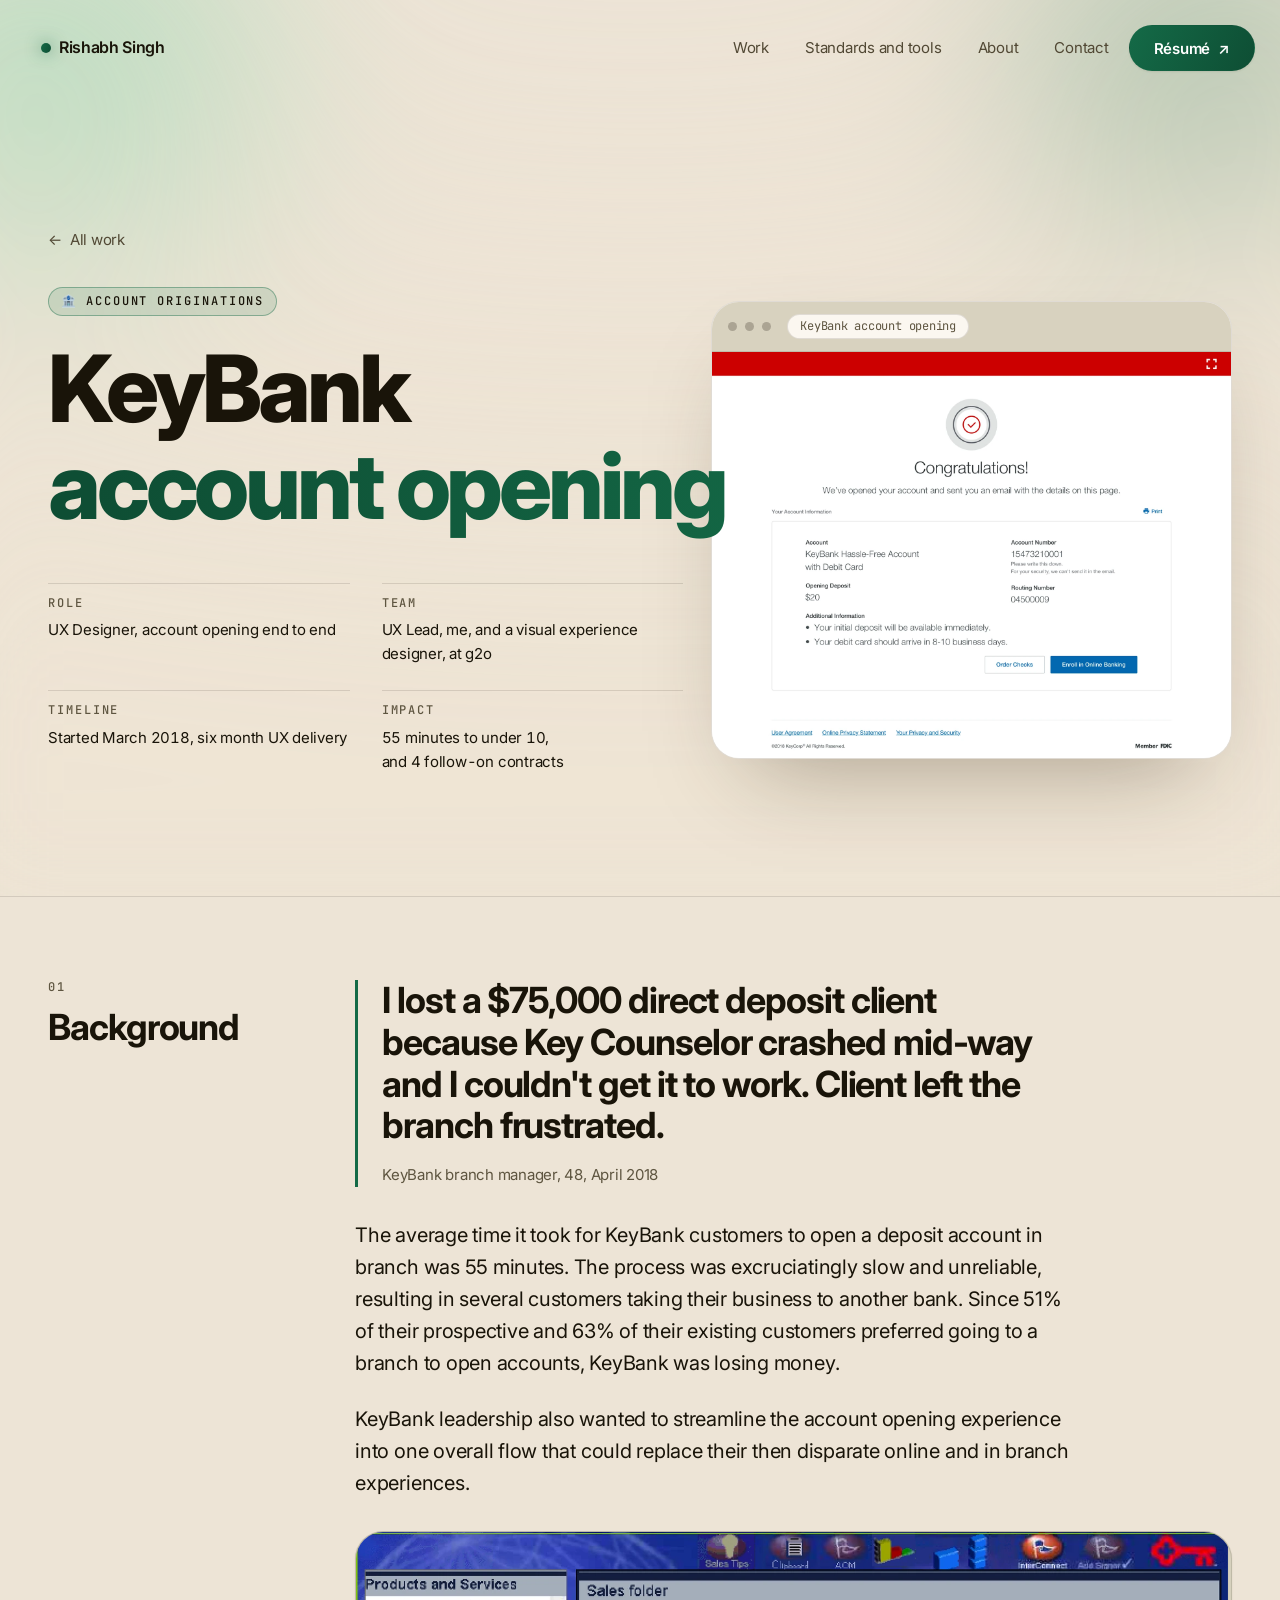
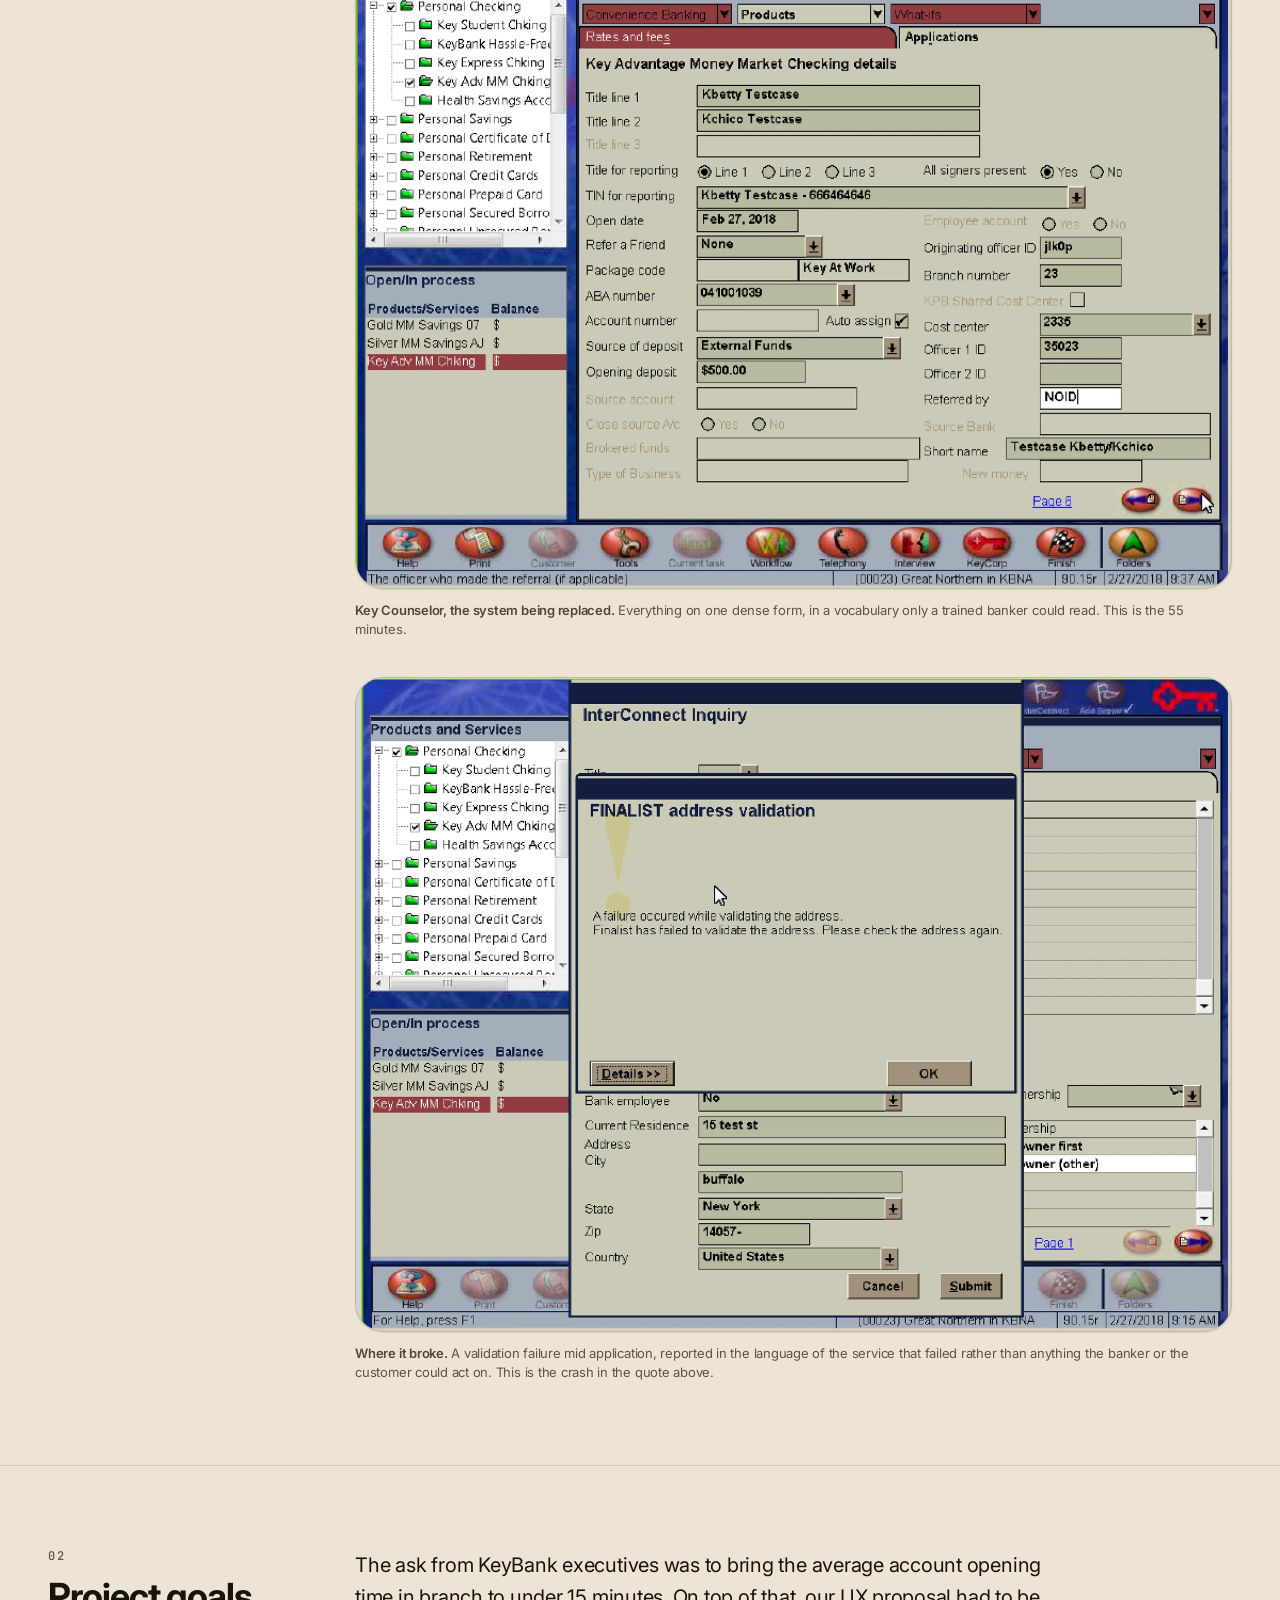
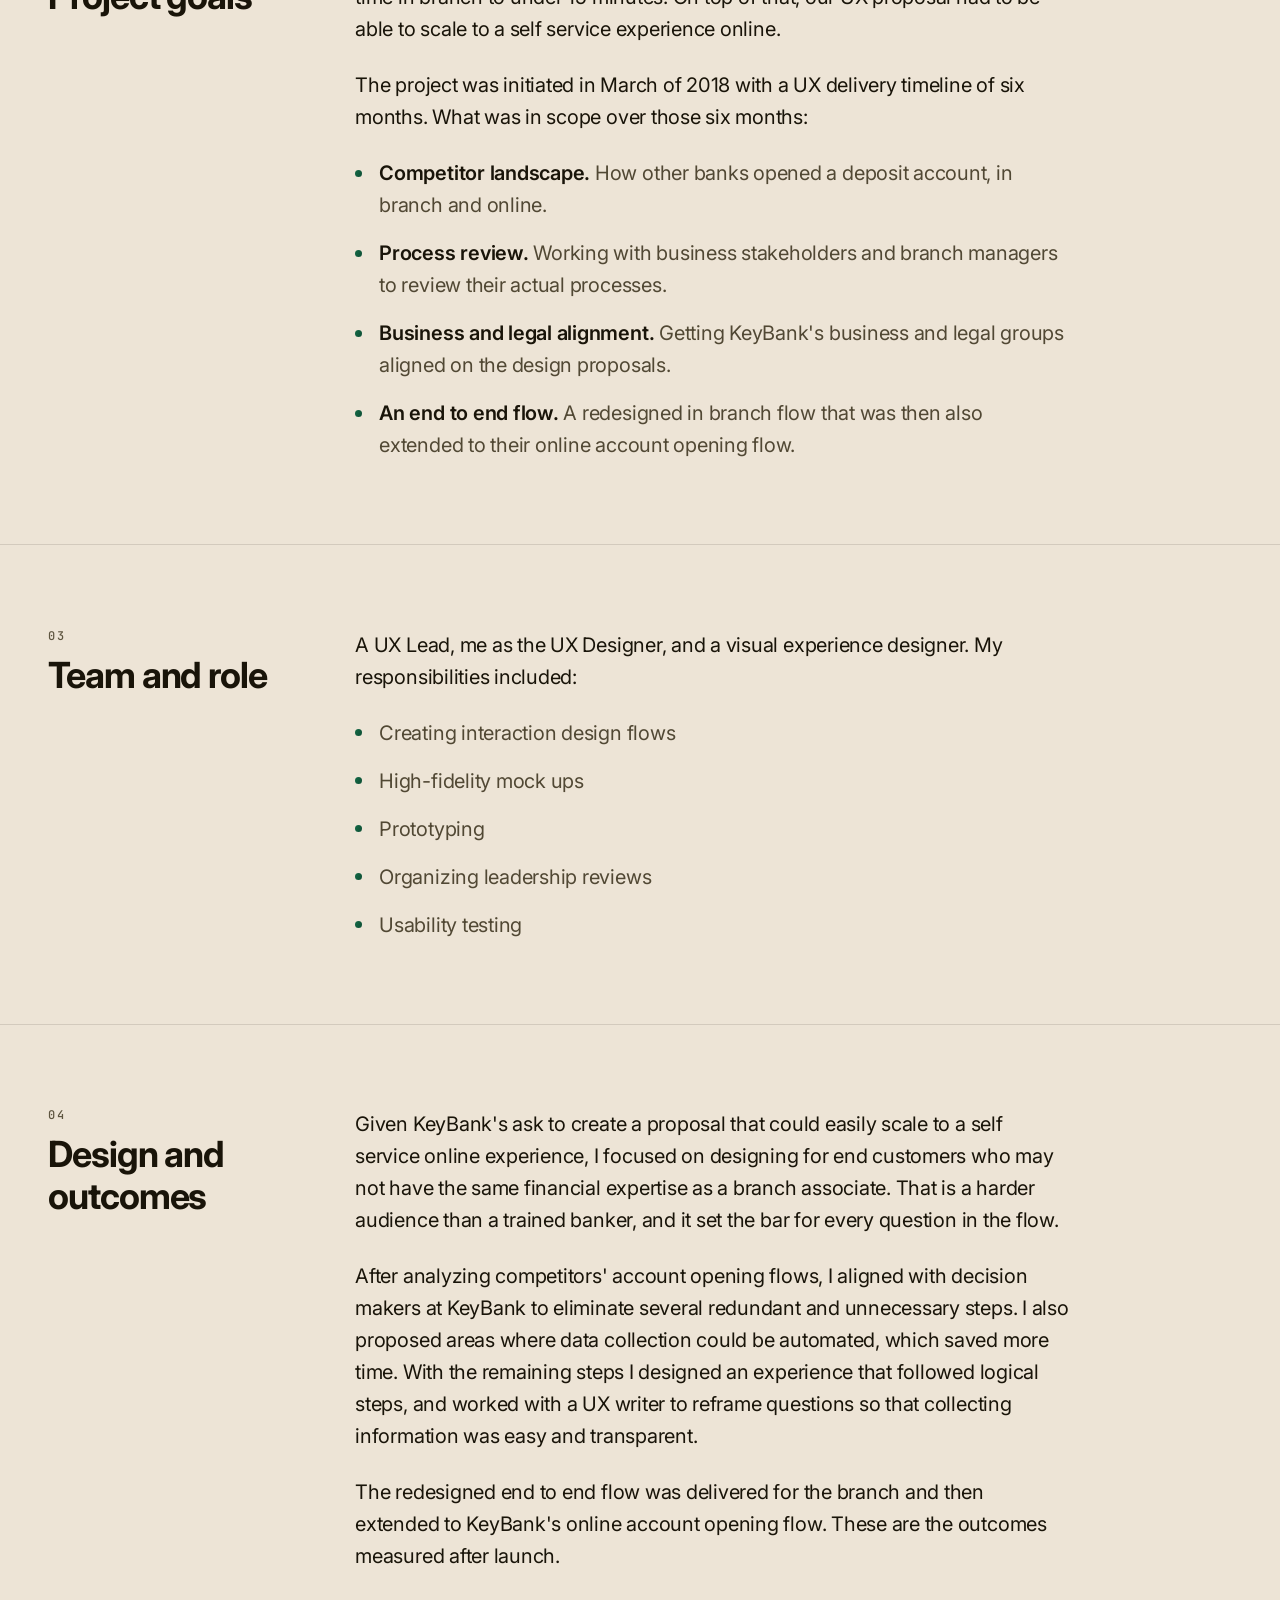
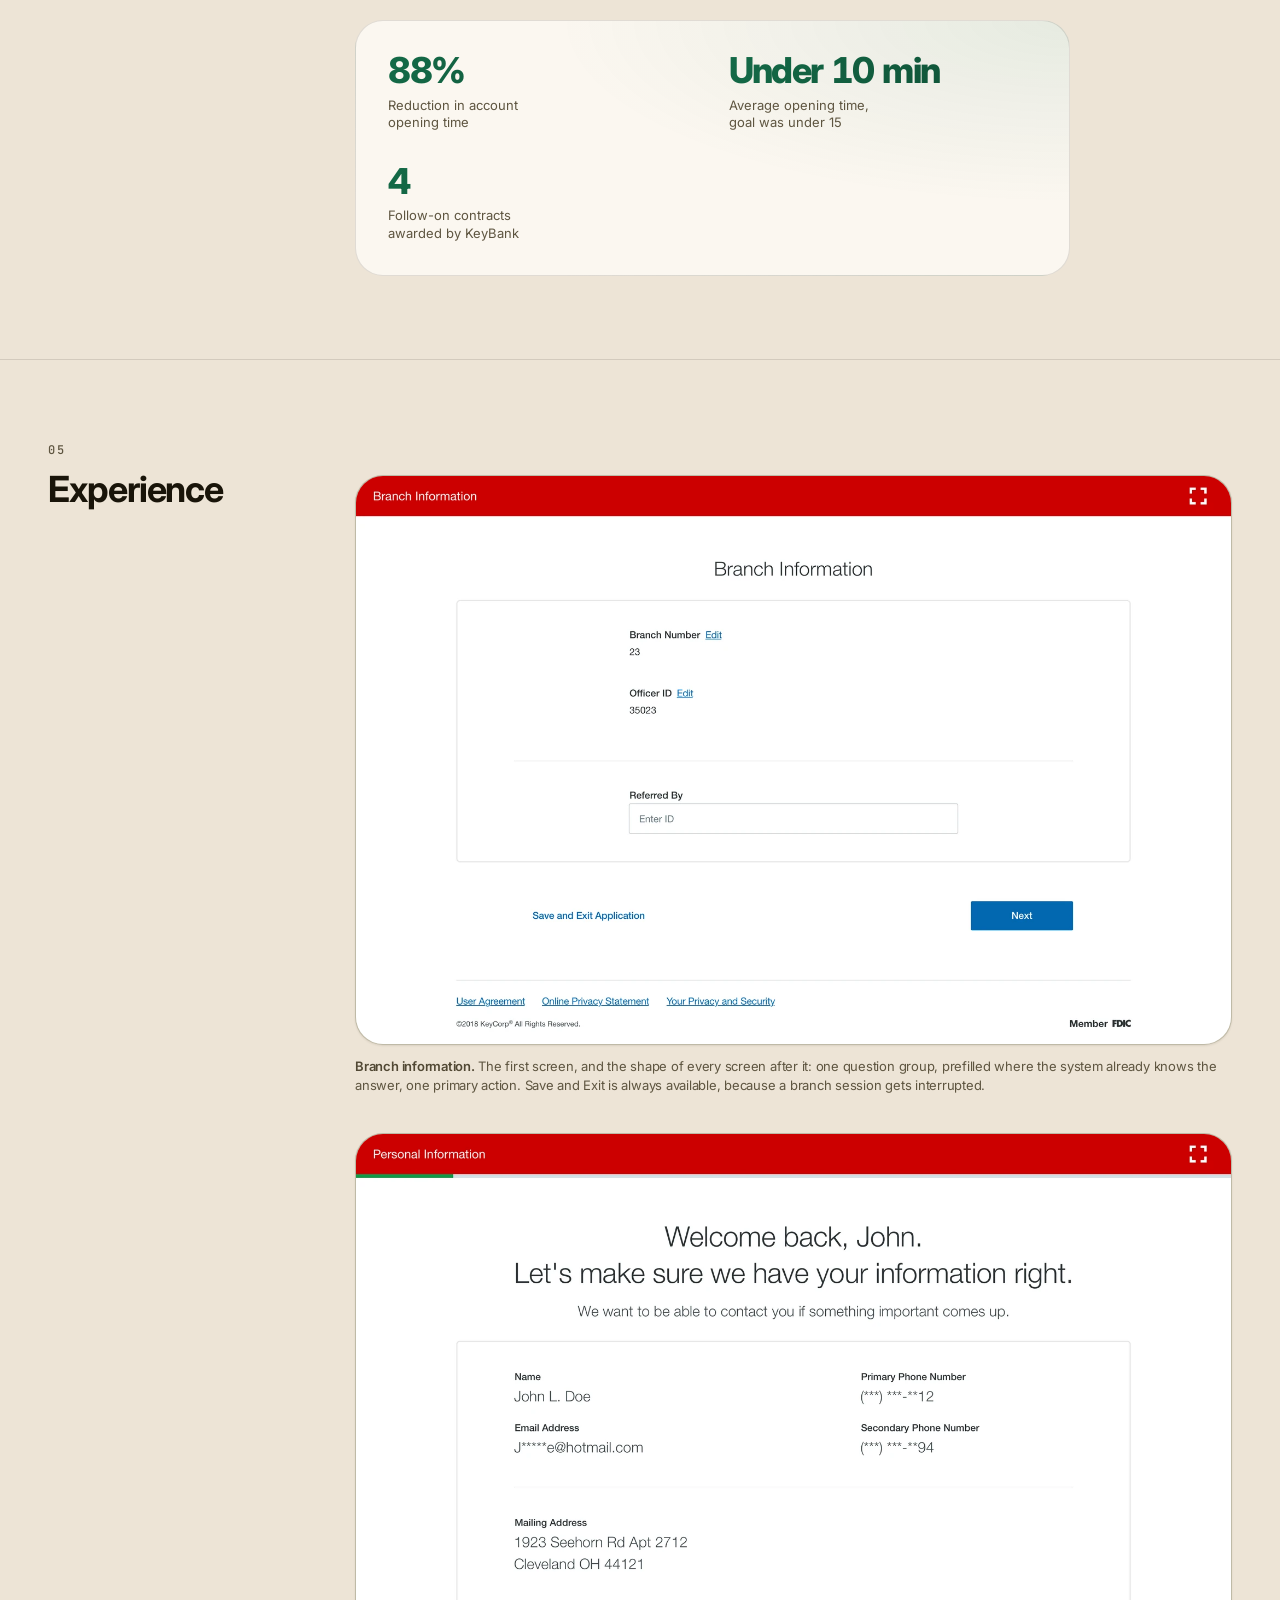
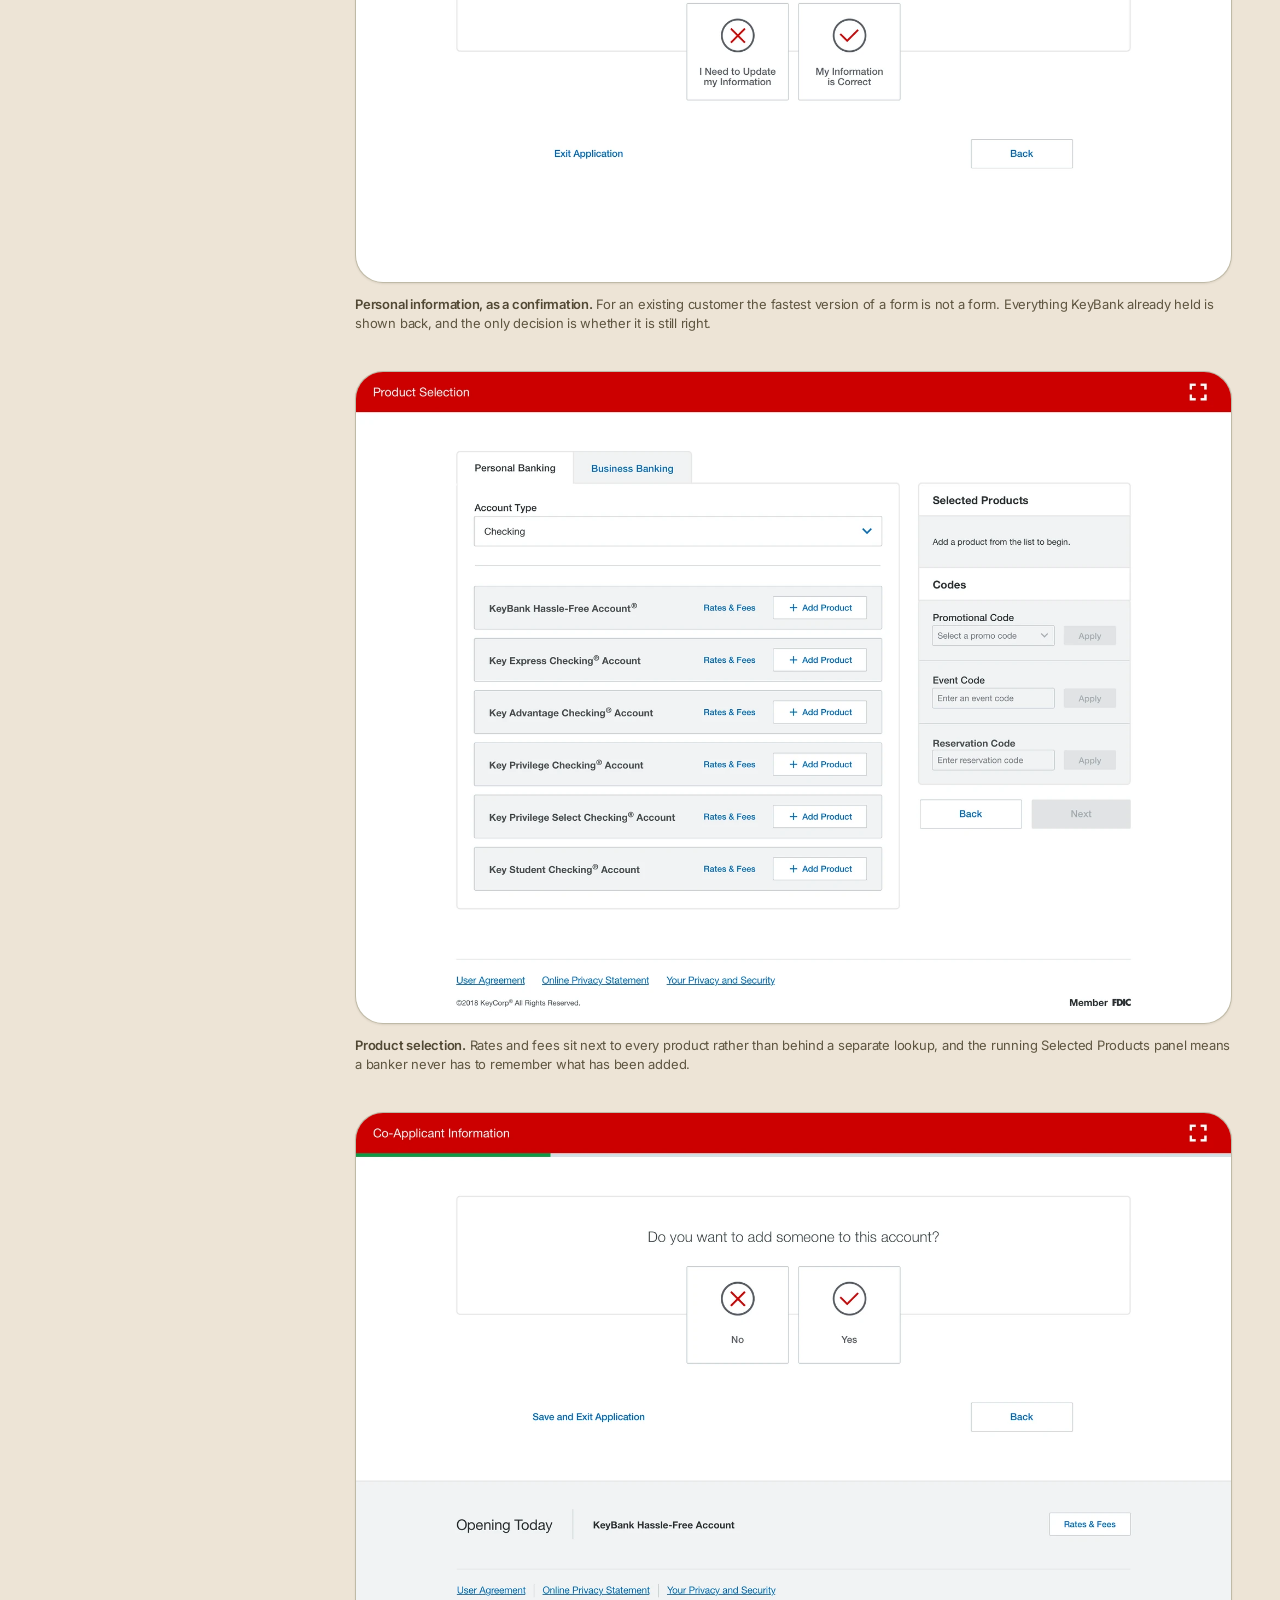
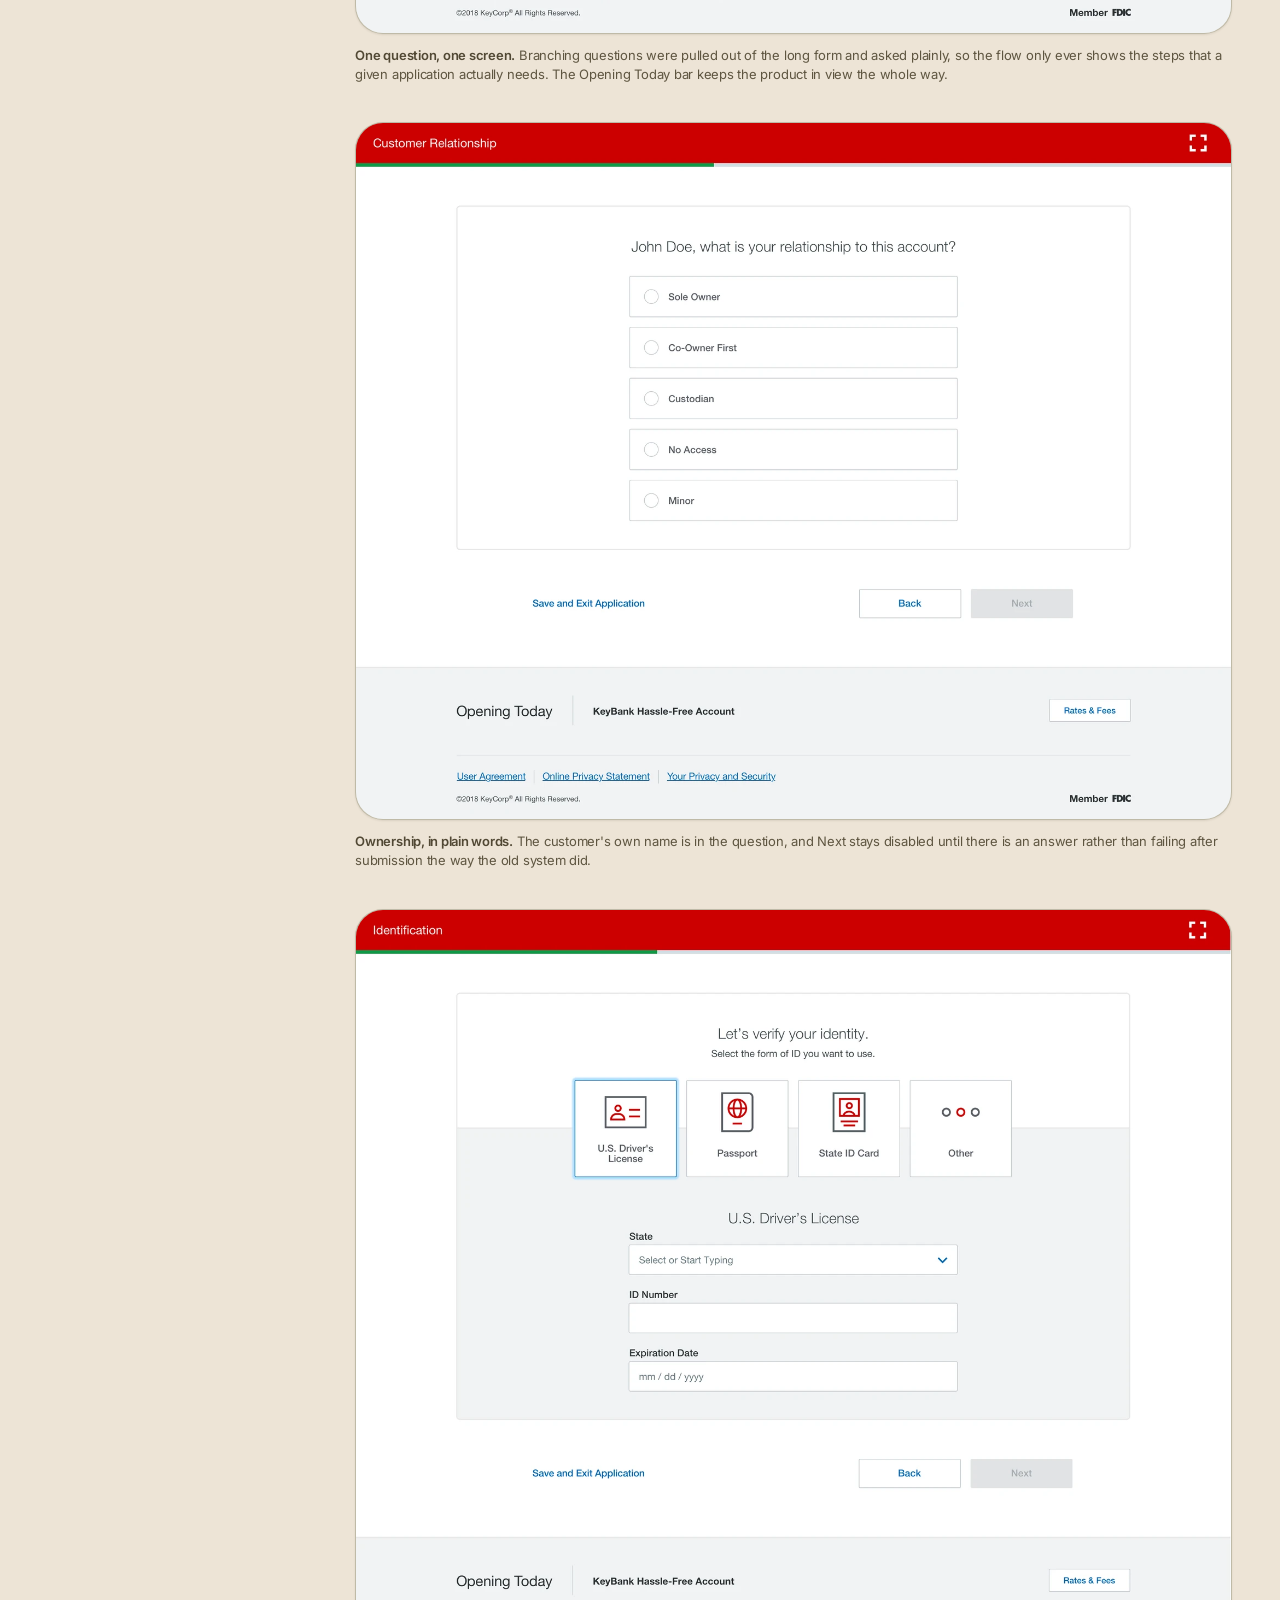
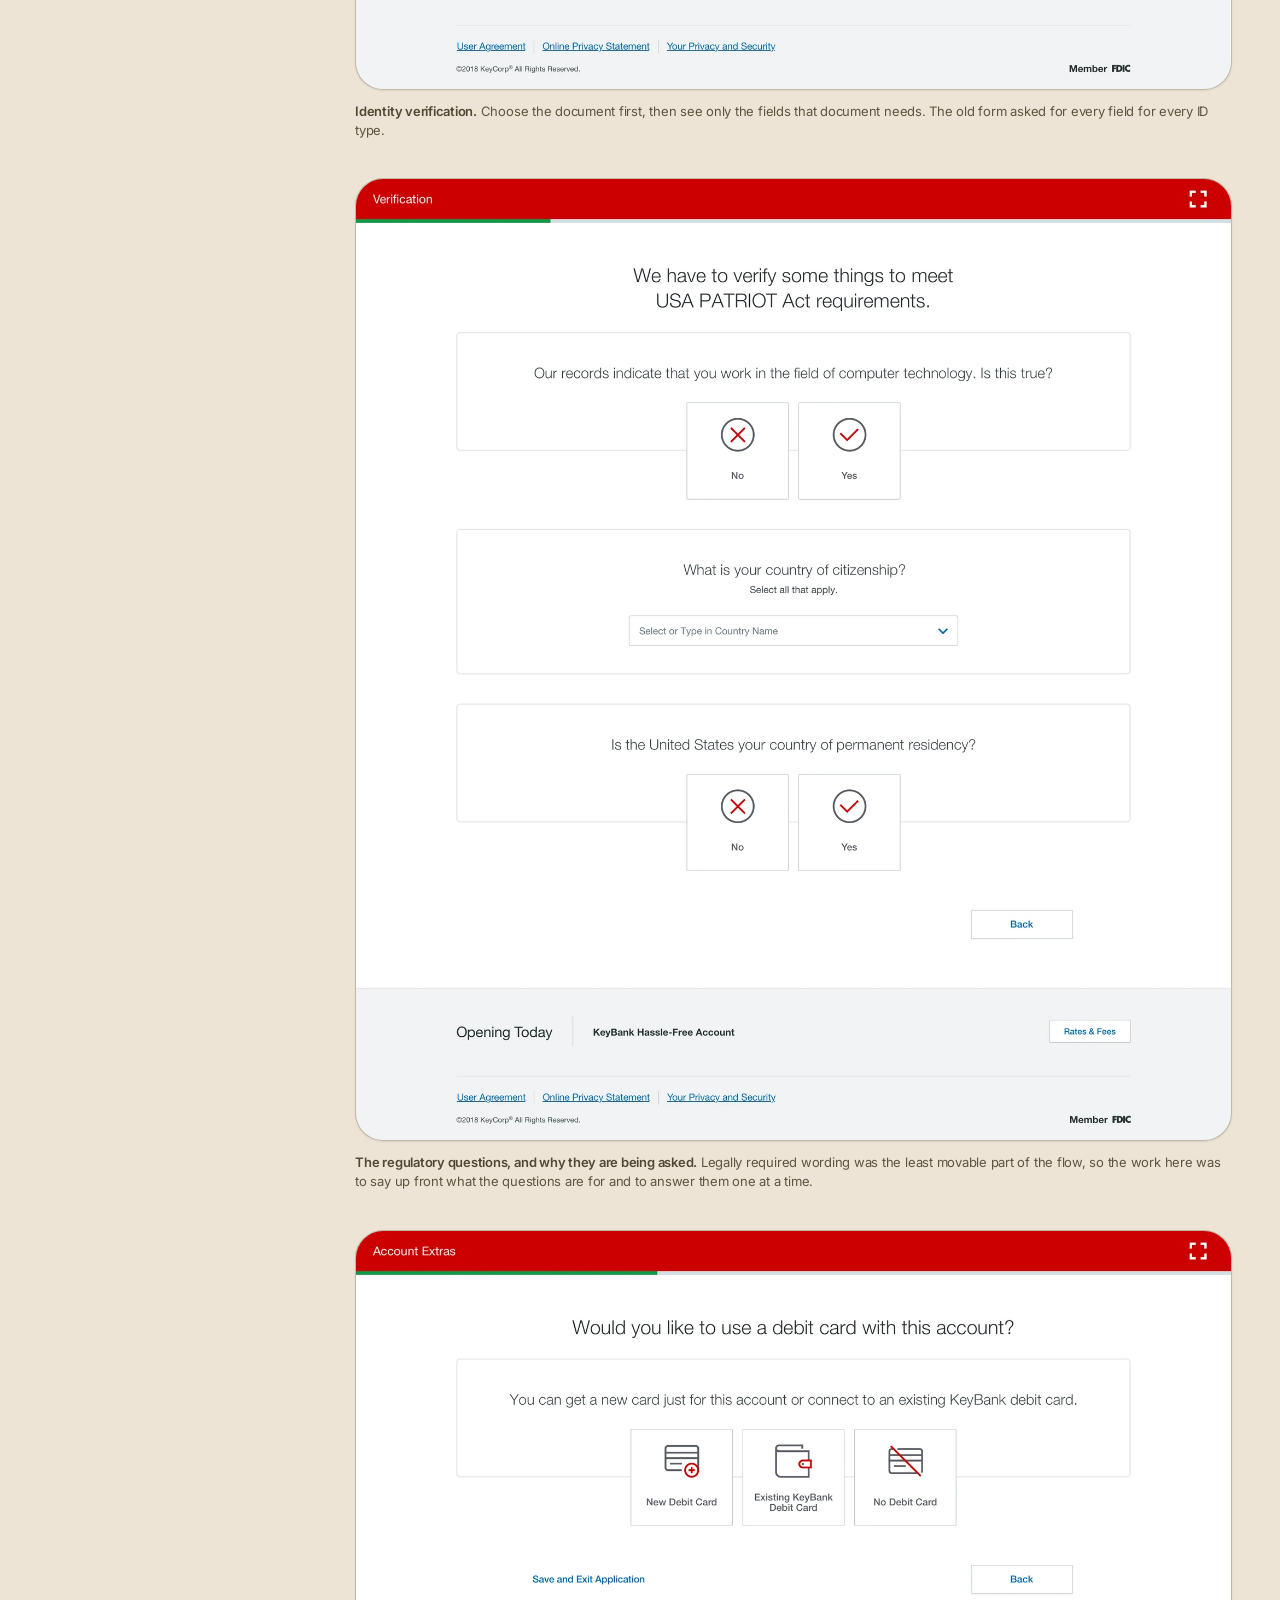
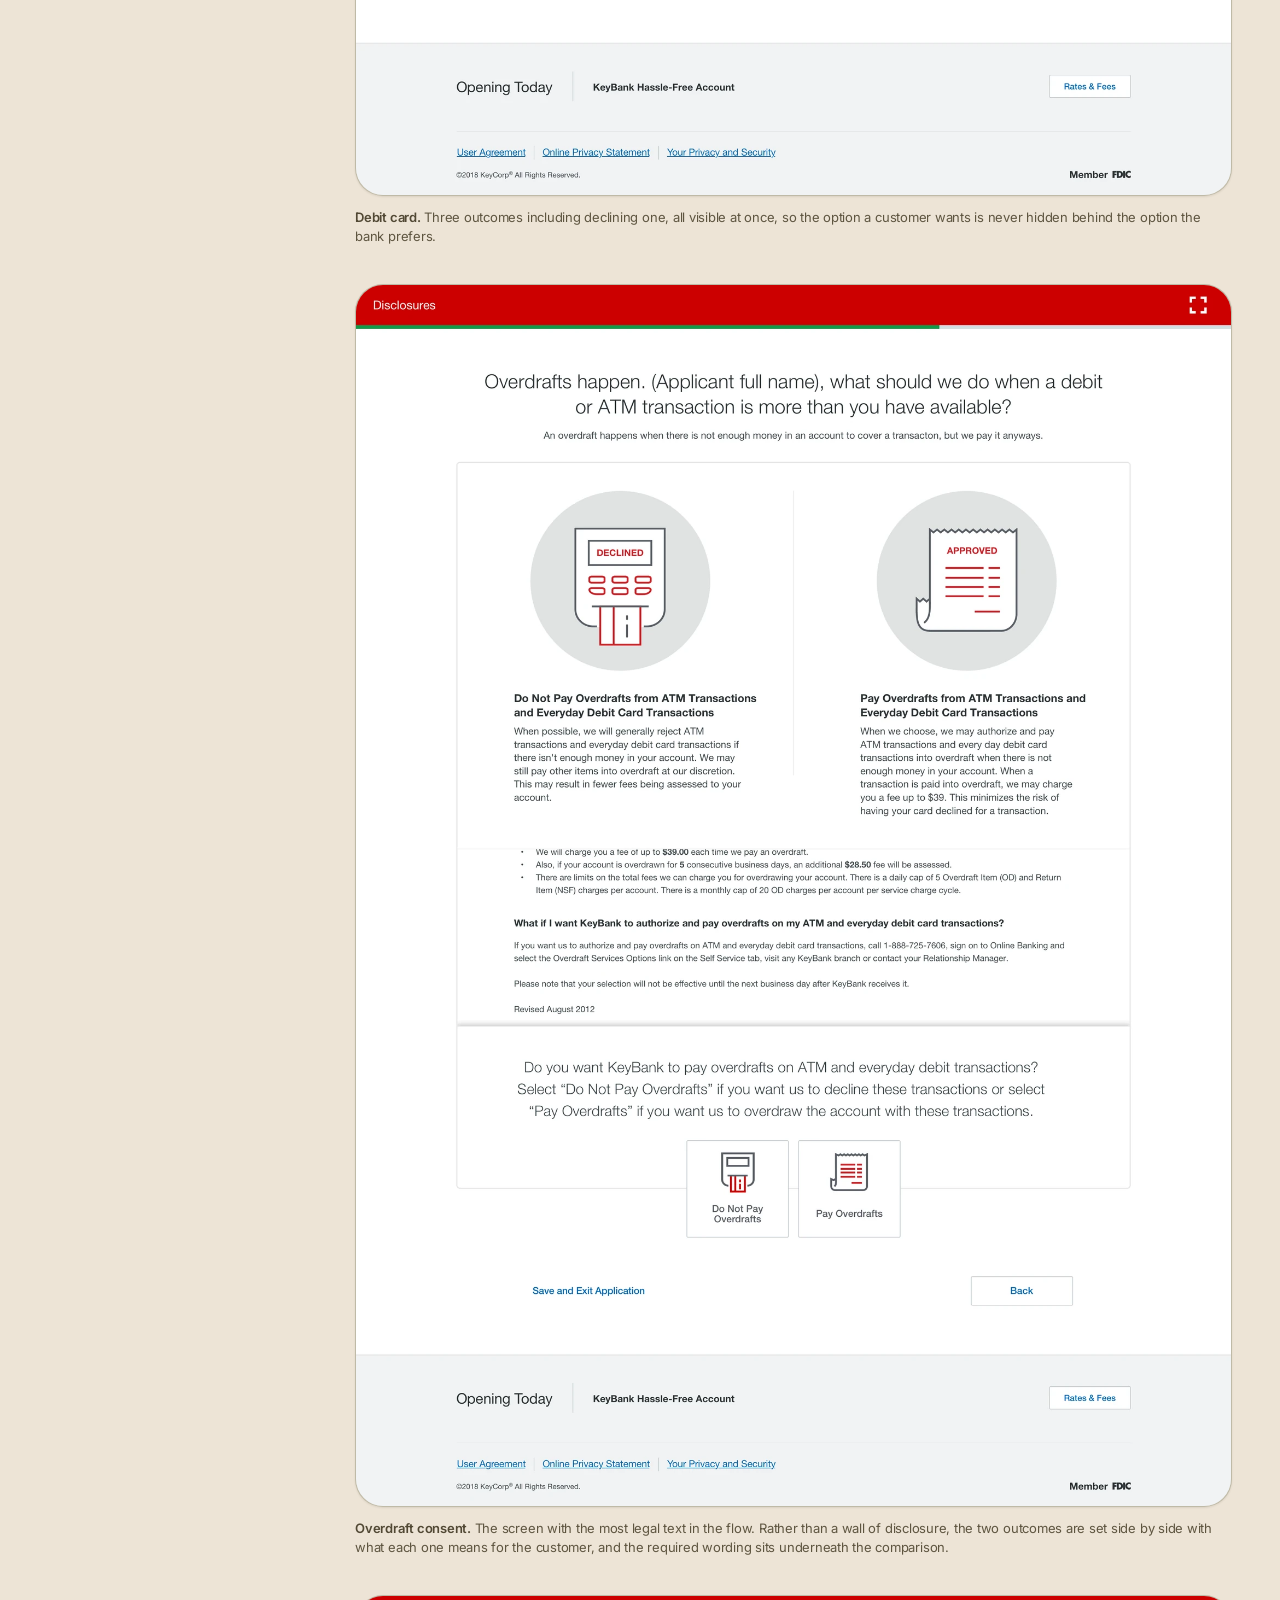
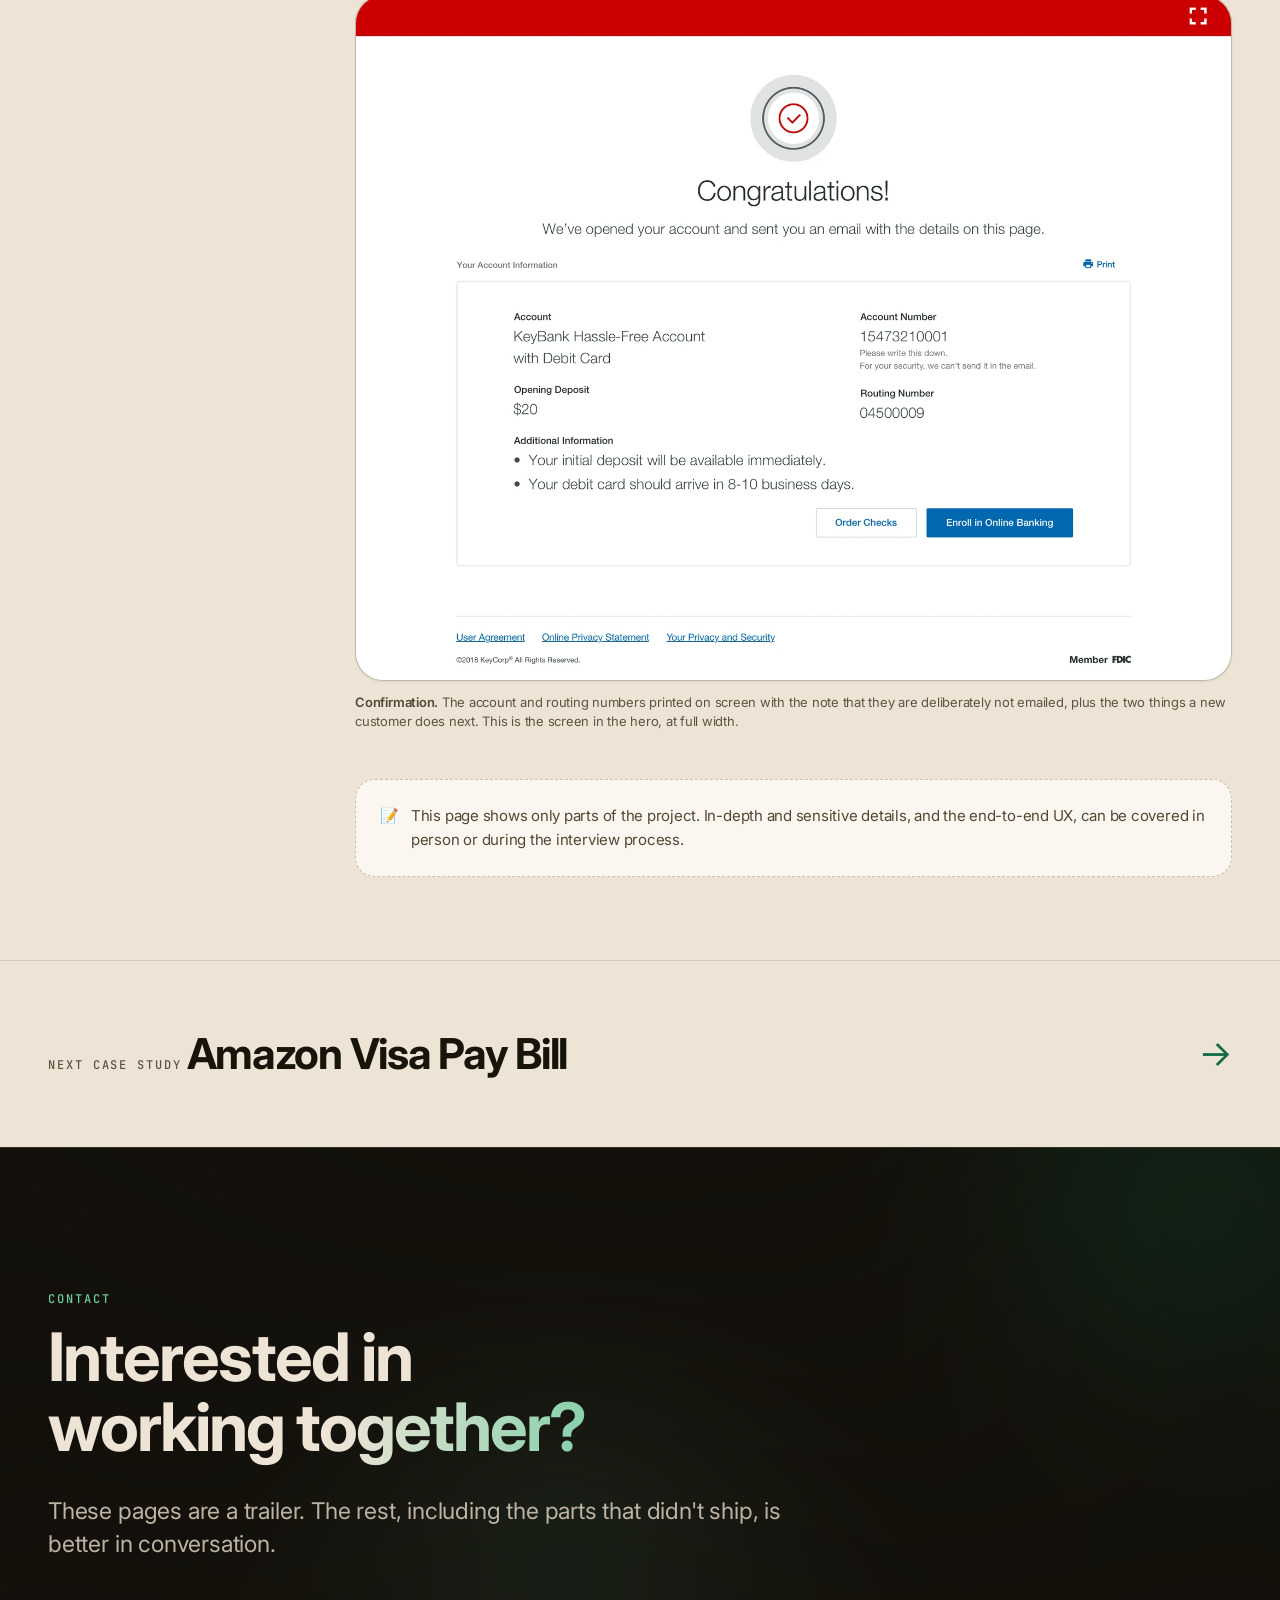
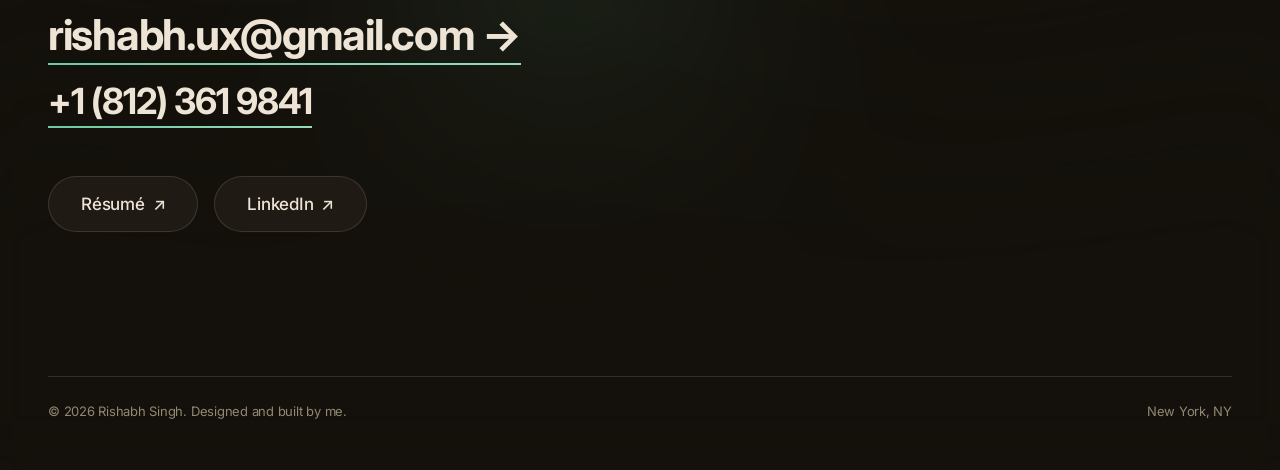
<file: work/keybank.html>
<!DOCTYPE html>
<html lang="en">
<head>
<meta charset="utf-8">
<meta name="viewport" content="width=device-width, initial-scale=1">
<title>KeyBank account opening · Rishabh Singh</title>
<meta name="description" content="Opening a deposit account in a KeyBank branch took 55 minutes. I designed the end to end replacement flow and brought average opening time under 10 minutes.">
<meta name="author" content="Rishabh Singh">
<meta name="theme-color" content="#FBF7F1">

<meta property="og:type" content="article">
<meta property="og:title" content="KeyBank account opening · Rishabh Singh">
<meta property="og:description" content="Redesigning KeyBank's in branch deposit account opening, from 55 minutes to under 10, then extending the same flow online.">
<meta property="og:url" content="https://www.rishabhsingh.design/work/keybank.html">
<meta name="twitter:card" content="summary_large_image">

<link rel="canonical" href="https://www.rishabhsingh.design/work/keybank.html">
<link rel="icon" href="../assets/img/favicon.svg" type="image/svg+xml">

<link rel="preconnect" href="https://fonts.googleapis.com">
<link rel="preconnect" href="https://fonts.gstatic.com" crossorigin>
<link href="https://fonts.googleapis.com/css2?family=Inter:wght@400;500;600;700;800&family=JetBrains+Mono:wght@400;500&display=swap" rel="stylesheet">

<link rel="stylesheet" href="../assets/css/tokens.css">
<link rel="stylesheet" href="../assets/css/base.css">
<link rel="stylesheet" href="../assets/css/components.css">
</head>

<body>
<a class="skip-link" href="#background">Skip to the case study</a>

<div class="progress" aria-hidden="true"><div class="progress__fill"></div></div>

<header class="nav">
  <div class="nav__inner">
    <a class="nav__brand" href="../index.html" aria-label="Rishabh Singh, home">
      <span class="nav__dot" aria-hidden="true"></span> Rishabh Singh
    </a>
    <nav class="nav__links" aria-label="Primary">
      <a class="nav__link" href="../index.html#work">Work</a>
      <a class="nav__link" href="../practice.html">Standards and tools</a>
      <a class="nav__link" href="../about.html">About</a>
      <a class="nav__link" href="#contact">Contact</a>
      <a class="btn btn--primary" href="https://docs.google.com/document/d/1EHUuTUFj9zlCdyJktXC0rGSdesHq1b7P/edit" target="_blank" rel="noopener">Résumé <span aria-hidden="true">↗</span></a>
    </nav>
  </div>
</header>

<main id="main">

  <section class="case-hero case-hero--split">
    <div class="aurora" aria-hidden="true">
      <span class="aurora__blob aurora__blob--1"></span>
      <span class="aurora__blob aurora__blob--2"></span>
    </div>

    <div class="container case-hero__inner">
      <a class="case-back" href="../index.html#work">
        <span class="case-back__glyph" aria-hidden="true">←</span> All work
      </a>

      <div class="case-hero__grid">
        <div>
          <p class="label case-hero__cat">
            <span aria-hidden="true">🏦</span> Account originations
          </p>

          <h1 class="mega case-hero__title" data-split>
            KeyBank <span class="grad-text">account opening</span>
          </h1>

          <dl class="case-meta reveal">
            <div>
              <dt class="label">Role</dt>
              <dd>UX Designer, account opening end to end</dd>
            </div>
            <div>
              <dt class="label">Team</dt>
              <dd>UX Lead, me, and a visual experience designer, at g2o</dd>
            </div>
            <div>
              <dt class="label">Timeline</dt>
              <dd class="num">Started March 2018, six month UX delivery</dd>
            </div>
            <div>
              <dt class="label">Impact</dt>
              <dd class="num">55 minutes to under 10, <span class="nowrap">and 4 follow-on contracts</span></dd>
            </div>
          </dl>
        </div>

        <div class="case-hero__media reveal-pop">
          <div class="chrome-frame">
            <div class="chrome-frame__bar" aria-hidden="true">
              <span class="chrome-frame__dot"></span>
              <span class="chrome-frame__dot"></span>
              <span class="chrome-frame__dot"></span>
              <span class="chrome-frame__url">KeyBank account opening</span>
            </div>
            <div class="chrome-frame__body">
              <img src="../assets/img/keybank/confirmation.webp"
                   alt="The confirmation screen of the new flow. A red check mark above the word Congratulations, then Your Account Information listing a KeyBank Hassle-Free Account with Debit Card, account number, a 20 dollar opening deposit, routing number, a note that the initial deposit is available immediately and the debit card arrives in 8 to 10 business days, and buttons to order checks or enroll in online banking."
                   width="1600" height="1252" decoding="async">
            </div>
          </div>
        </div>
      </div>

    </div>
  </section>

  <section class="case-section" id="background" aria-labelledby="background-heading">
    <div class="container case-section__grid">
      <div class="case-section__aside reveal">
        <span class="label case-section__num num">01</span>
        <h2 class="display-3 case-section__title" id="background-heading">Background</h2>
      </div>

      <div class="case-section__body reveal">
        <figure class="pull-quote">
          <blockquote>
            <p>
              I lost a $75,000 direct deposit client because Key Counselor crashed mid-way and I
              couldn't get it to work. Client left the branch frustrated.
            </p>
          </blockquote>
          <figcaption>KeyBank branch manager, 48, April 2018</figcaption>
        </figure>

        <div class="prose">
          <p>
            The average time it took for KeyBank customers to open a deposit account in branch was
            55 minutes. The process was excruciatingly slow and unreliable, resulting in several
            customers taking their business to another bank. Since 51% of their prospective and 63%
            of their existing customers preferred going to a branch to open accounts, KeyBank was
            losing money.
          </p>
          <p>
            KeyBank leadership also wanted to streamline the account opening experience into one
            overall flow that could replace their then disparate online and in branch experiences.
          </p>
        </div>

        <div class="shots">

          <figure class="shot">
            <div class="shot__frame">
              <img src="../assets/img/keybank/legacy-key-counselor.webp"
                   alt="Key Counselor, the system being replaced. A dense Windows application with a products and services tree on the left, a Sales folder pane of tabs, and a Key Advantage Money Market Checking details form of roughly thirty small fields covering titles, signers, deposit source, branch and officer numbers, over a strip of icon buttons along the bottom."
                   width="1600" height="1199" loading="lazy" decoding="async">
            </div>
            <figcaption>
              <b>Key Counselor, the system being replaced.</b> Everything on one dense form, in a
              vocabulary only a trained banker could read. This is the 55 minutes.
            </figcaption>
          </figure>

          <figure class="shot">
            <div class="shot__frame">
              <img src="../assets/img/keybank/legacy-address-validation.webp"
                   alt="The same legacy system with a modal titled InterConnect Inquiry over it, reading Finalist address validation, a failure occurred while validating the address, Finalist has failed to validate the address, please check the address again, above a form of residence, address, city, state, zip and country fields with Cancel and Submit buttons."
                   width="1600" height="1195" loading="lazy" decoding="async">
            </div>
            <figcaption>
              <b>Where it broke.</b> A validation failure mid application, reported in the language
              of the service that failed rather than anything the banker or the customer could act
              on. This is the crash in the quote above.
            </figcaption>
          </figure>

        </div>
      </div>
    </div>
  </section>

  <section class="case-section" aria-labelledby="goals-heading">
    <div class="container case-section__grid">
      <div class="case-section__aside reveal">
        <span class="label case-section__num num">02</span>
        <h2 class="display-3 case-section__title" id="goals-heading">Project goals</h2>
      </div>

      <div class="case-section__body reveal">
        <div class="prose">
          <p>
            The ask from KeyBank executives was to bring the average account opening time in branch
            to under 15 minutes. On top of that, our UX proposal had to be able to scale to a self
            service experience online.
          </p>
          <p>
            The project was initiated in March of 2018 with a UX delivery timeline of six months.
            What was in scope over those six months:
          </p>
        </div>

        <ul class="case-list">
          <li><strong>Competitor landscape.</strong> How other banks opened a deposit account, in branch and online.</li>
          <li><strong>Process review.</strong> Working with business stakeholders and branch managers to review their actual processes.</li>
          <li><strong>Business and legal alignment.</strong> Getting KeyBank's business and legal groups aligned on the design proposals.</li>
          <li><strong>An end to end flow.</strong> A redesigned in branch flow that was then also extended to their online account opening flow.</li>
        </ul>
      </div>
    </div>
  </section>

  <section class="case-section" aria-labelledby="role-heading">
    <div class="container case-section__grid">
      <div class="case-section__aside reveal">
        <span class="label case-section__num num">03</span>
        <h2 class="display-3 case-section__title" id="role-heading">Team and role</h2>
      </div>

      <div class="case-section__body reveal">
        <div class="prose">
          <p>
            A UX Lead, me as the UX Designer, and a visual experience designer. My responsibilities
            included:
          </p>
        </div>

        <ul class="case-list">
          <li>Creating interaction design flows</li>
          <li>High-fidelity mock ups</li>
          <li>Prototyping</li>
          <li>Organizing leadership reviews</li>
          <li>Usability testing</li>
        </ul>
      </div>
    </div>
  </section>

  <section class="case-section" aria-labelledby="outcomes-heading">
    <div class="container case-section__grid">
      <div class="case-section__aside reveal">
        <span class="label case-section__num num">04</span>
        <h2 class="display-3 case-section__title" id="outcomes-heading">Design and outcomes</h2>
      </div>

      <div class="case-section__body reveal">
        <div class="prose">
          <p>
            Given KeyBank's ask to create a proposal that could easily scale to a self service online
            experience, I focused on designing for end customers who may not have the same financial
            expertise as a branch associate. That is a harder audience than a trained banker, and it
            set the bar for every question in the flow.
          </p>
          <p>
            After analyzing competitors' account opening flows, I aligned with decision makers at
            KeyBank to eliminate several redundant and unnecessary steps. I also proposed areas where
            data collection could be automated, which saved more time. With the remaining steps I
            designed an experience that followed logical steps, and worked with a UX writer to
            reframe questions so that collecting information was easy and transparent.
          </p>
          <p>
            The redesigned end to end flow was delivered for the branch and then extended to
            KeyBank's online account opening flow. These are the outcomes measured after launch.
          </p>
        </div>

        <div class="stat-band">
          <p class="stat">
            <span class="stat__value num" data-count>88%</span>
            <span class="stat__label">Reduction in account opening time</span>
          </p>
          <p class="stat">
            <span class="stat__value num">Under 10 min</span>
            <span class="stat__label">Average opening time, goal was under 15</span>
          </p>
          <p class="stat">
            <span class="stat__value num" data-count>4</span>
            <span class="stat__label">Follow-on contracts awarded by KeyBank</span>
          </p>
        </div>
      </div>
    </div>
  </section>

  <section class="case-section" aria-labelledby="experience-heading">
    <div class="container case-section__grid">
      <div class="case-section__aside reveal">
        <span class="label case-section__num num">05</span>
        <h2 class="display-3 case-section__title" id="experience-heading">Experience</h2>
      </div>

      <div class="case-section__body reveal">
        <div class="shots">

          <figure class="shot">
            <div class="shot__frame">
              <img src="../assets/img/keybank/branch-information.webp"
                   alt="Branch Information, the first screen of the new flow. A single card holding branch number 23, officer ID 35023, each with an Edit link, and an optional Referred By field, with a Next button and a Save and Exit Application link."
                   width="1600" height="1039" loading="lazy" decoding="async">
            </div>
            <figcaption>
              <b>Branch information.</b> The first screen, and the shape of every screen after it:
              one question group, prefilled where the system already knows the answer, one primary
              action. Save and Exit is always available, because a branch session gets interrupted.
            </figcaption>
          </figure>

          <figure class="shot">
            <div class="shot__frame">
              <img src="../assets/img/keybank/personal-information.webp"
                   alt="Personal Information. A heading reading Welcome back, John, let's make sure we have your information right, then a card showing name, email address, mailing address and two masked phone numbers, and two large choices at the bottom, I Need to Update my Information and My Information is Correct."
                   width="1600" height="1368" loading="lazy" decoding="async">
            </div>
            <figcaption>
              <b>Personal information, as a confirmation.</b> For an existing customer the fastest
              version of a form is not a form. Everything KeyBank already held is shown back, and
              the only decision is whether it is still right.
            </figcaption>
          </figure>

          <figure class="shot">
            <div class="shot__frame">
              <img src="../assets/img/keybank/product-selection.webp"
                   alt="Product Selection. Personal Banking and Business Banking tabs, an Account Type menu set to Checking, then a list of accounts including KeyBank Hassle-Free, Key Express Checking, Key Advantage Checking, Key Privilege Checking, Key Privilege Select Checking and Key Student Checking, each with a Rates and Fees link and an Add Product button, beside a Selected Products panel with promotional, event and reservation code fields."
                   width="1600" height="1191" loading="lazy" decoding="async">
            </div>
            <figcaption>
              <b>Product selection.</b> Rates and fees sit next to every product rather than behind
              a separate lookup, and the running Selected Products panel means a banker never has to
              remember what has been added.
            </figcaption>
          </figure>

          <figure class="shot">
            <div class="shot__frame">
              <img src="../assets/img/keybank/co-applicant.webp"
                   alt="Co-Applicant Information. A single card asking Do you want to add someone to this account, with two large No and Yes targets, above a persistent footer bar reading Opening Today, KeyBank Hassle-Free Account, with a Rates and Fees button."
                   width="1600" height="950" loading="lazy" decoding="async">
            </div>
            <figcaption>
              <b>One question, one screen.</b> Branching questions were pulled out of the long form
              and asked plainly, so the flow only ever shows the steps that a given application
              actually needs. The Opening Today bar keeps the product in view the whole way.
            </figcaption>
          </figure>

          <figure class="shot">
            <div class="shot__frame">
              <img src="../assets/img/keybank/customer-relationship.webp"
                   alt="Customer Relationship. The question John Doe, what is your relationship to this account, with radio options Sole Owner, Co-Owner First, Custodian, No Access and Minor, and Back and Next buttons with Next disabled."
                   width="1600" height="1274" loading="lazy" decoding="async">
            </div>
            <figcaption>
              <b>Ownership, in plain words.</b> The customer's own name is in the question, and
              Next stays disabled until there is an answer rather than failing after submission the
              way the old system did.
            </figcaption>
          </figure>

          <figure class="shot">
            <div class="shot__frame">
              <img src="../assets/img/keybank/id-verification.webp"
                   alt="Identification. Let's verify your identity, select the form of ID you want to use, with four large choices, U.S. Driver's License, Passport, State ID Card and Other, the first selected, revealing State, ID Number and Expiration Date fields below."
                   width="1600" height="1425" loading="lazy" decoding="async">
            </div>
            <figcaption>
              <b>Identity verification.</b> Choose the document first, then see only the fields that
              document needs. The old form asked for every field for every ID type.
            </figcaption>
          </figure>

          <figure class="shot">
            <div class="shot__frame">
              <img src="../assets/img/keybank/patriot-act-verification.webp"
                   alt="Verification. A heading reading we have to verify some things to meet USA PATRIOT Act requirements, then three separate question cards, whether records indicating the customer works in computer technology are true, country of citizenship, and whether the United States is the country of permanent residency, each answered with No and Yes targets."
                   width="1600" height="1759" loading="lazy" decoding="async">
            </div>
            <figcaption>
              <b>The regulatory questions, and why they are being asked.</b> Legally required
              wording was the least movable part of the flow, so the work here was to say up front
              what the questions are for and to answer them one at a time.
            </figcaption>
          </figure>

          <figure class="shot">
            <div class="shot__frame">
              <img src="../assets/img/keybank/debit-card.webp"
                   alt="Account Extras. Would you like to use a debit card with this account, explaining a customer can get a new card just for this account or connect to an existing KeyBank debit card, with three illustrated choices, New Debit Card, Existing KeyBank Debit Card and No Debit Card."
                   width="1600" height="1032" loading="lazy" decoding="async">
            </div>
            <figcaption>
              <b>Debit card.</b> Three outcomes including declining one, all visible at once, so the
              option a customer wants is never hidden behind the option the bank prefers.
            </figcaption>
          </figure>

          <figure class="shot">
            <div class="shot__frame">
              <img src="../assets/img/keybank/overdraft-consent.webp"
                   alt="Disclosure. Overdrafts happen, what should we do when a debit or ATM transaction is more than you have available, presenting Do Not Pay Overdrafts and Pay Overdrafts side by side as two illustrated cards with the consequences of each spelled out, followed by the required consent wording and a choice below it."
                   width="1600" height="2233" loading="lazy" decoding="async">
            </div>
            <figcaption>
              <b>Overdraft consent.</b> The screen with the most legal text in the flow. Rather than
              a wall of disclosure, the two outcomes are set side by side with what each one means
              for the customer, and the required wording sits underneath the comparison.
            </figcaption>
          </figure>

          <figure class="shot">
            <div class="shot__frame">
              <img src="../assets/img/keybank/confirmation.webp"
                   alt="The confirmation screen. Congratulations, we've opened your account and sent you an email with the details on this page, above a card listing the KeyBank Hassle-Free Account with Debit Card, account number, a 20 dollar opening deposit, routing number, a note that the initial deposit is available immediately and the debit card arrives in 8 to 10 business days, with a Print link and Order Checks and Enroll in Online Banking buttons."
                   width="1600" height="1252" loading="lazy" decoding="async">
            </div>
            <figcaption>
              <b>Confirmation.</b> The account and routing numbers printed on screen with the note
              that they are deliberately not emailed, plus the two things a new customer does next.
              This is the screen in the hero, at full width.
            </figcaption>
          </figure>

        </div>

        <p class="case-note">
          <span aria-hidden="true">📝</span>
          <span>This page shows only parts of the project. In-depth and sensitive details, and the
          end-to-end UX, can be covered in person or during the interview process.</span>
        </p>
      </div>
    </div>
  </section>

  <nav class="next-case" aria-label="Next case study">
    <div class="container">
      <a class="next-case__link" href="pay-bill.html">
        <span>
          <span class="label">Next case study</span>
          <span class="display-2 next-case__title">Amazon Visa Pay Bill</span>
        </span>
        <span class="next-case__glyph arrow" aria-hidden="true">→</span>
      </a>
    </div>
  </nav>
</main>

<footer class="cta on-dark" id="contact">
  <div class="aurora" aria-hidden="true" style="opacity: 0.5">
    <span class="aurora__blob aurora__blob--2"></span>
    <span class="aurora__blob aurora__blob--3"></span>
  </div>

  <div class="container cta__inner">
    <p class="label label--accent">Contact</p>
    <h2 class="display-1 cta__title reveal" style="margin-top: var(--s-4)">
      Interested in working <span class="grad-text">together?</span>
    </h2>
    <p class="lead reveal">
      These pages are a trailer. The rest, including the parts that didn't ship, is better in
      conversation.
    </p>

    <div class="cta__contact reveal">
      <a class="cta__line cta__line--email" href="mailto:rishabh.ux@gmail.com">
        rishabh.ux@gmail.com <span class="arrow" aria-hidden="true">→</span>
      </a>
      <a class="cta__line cta__line--phone" href="tel:+18123619841">+1 (812) 361 9841</a>
    </div>

    <div class="cta__actions reveal">
      <a class="btn btn--lg" href="https://docs.google.com/document/d/1EHUuTUFj9zlCdyJktXC0rGSdesHq1b7P/edit" target="_blank" rel="noopener">Résumé <span aria-hidden="true">↗</span></a>
      <a class="btn btn--lg" href="https://www.linkedin.com/in/rishabh-singh-34b13a82/" target="_blank" rel="noopener">LinkedIn <span aria-hidden="true">↗</span></a>
    </div>

    <div class="cta__base">
      <p>© <span data-year>2026</span> Rishabh Singh. Designed and built by me.</p>
      <p>New York, NY</p>
    </div>
  </div>
</footer>

<script src="../assets/js/site.js" defer></script>
</body>
</html>
</file>
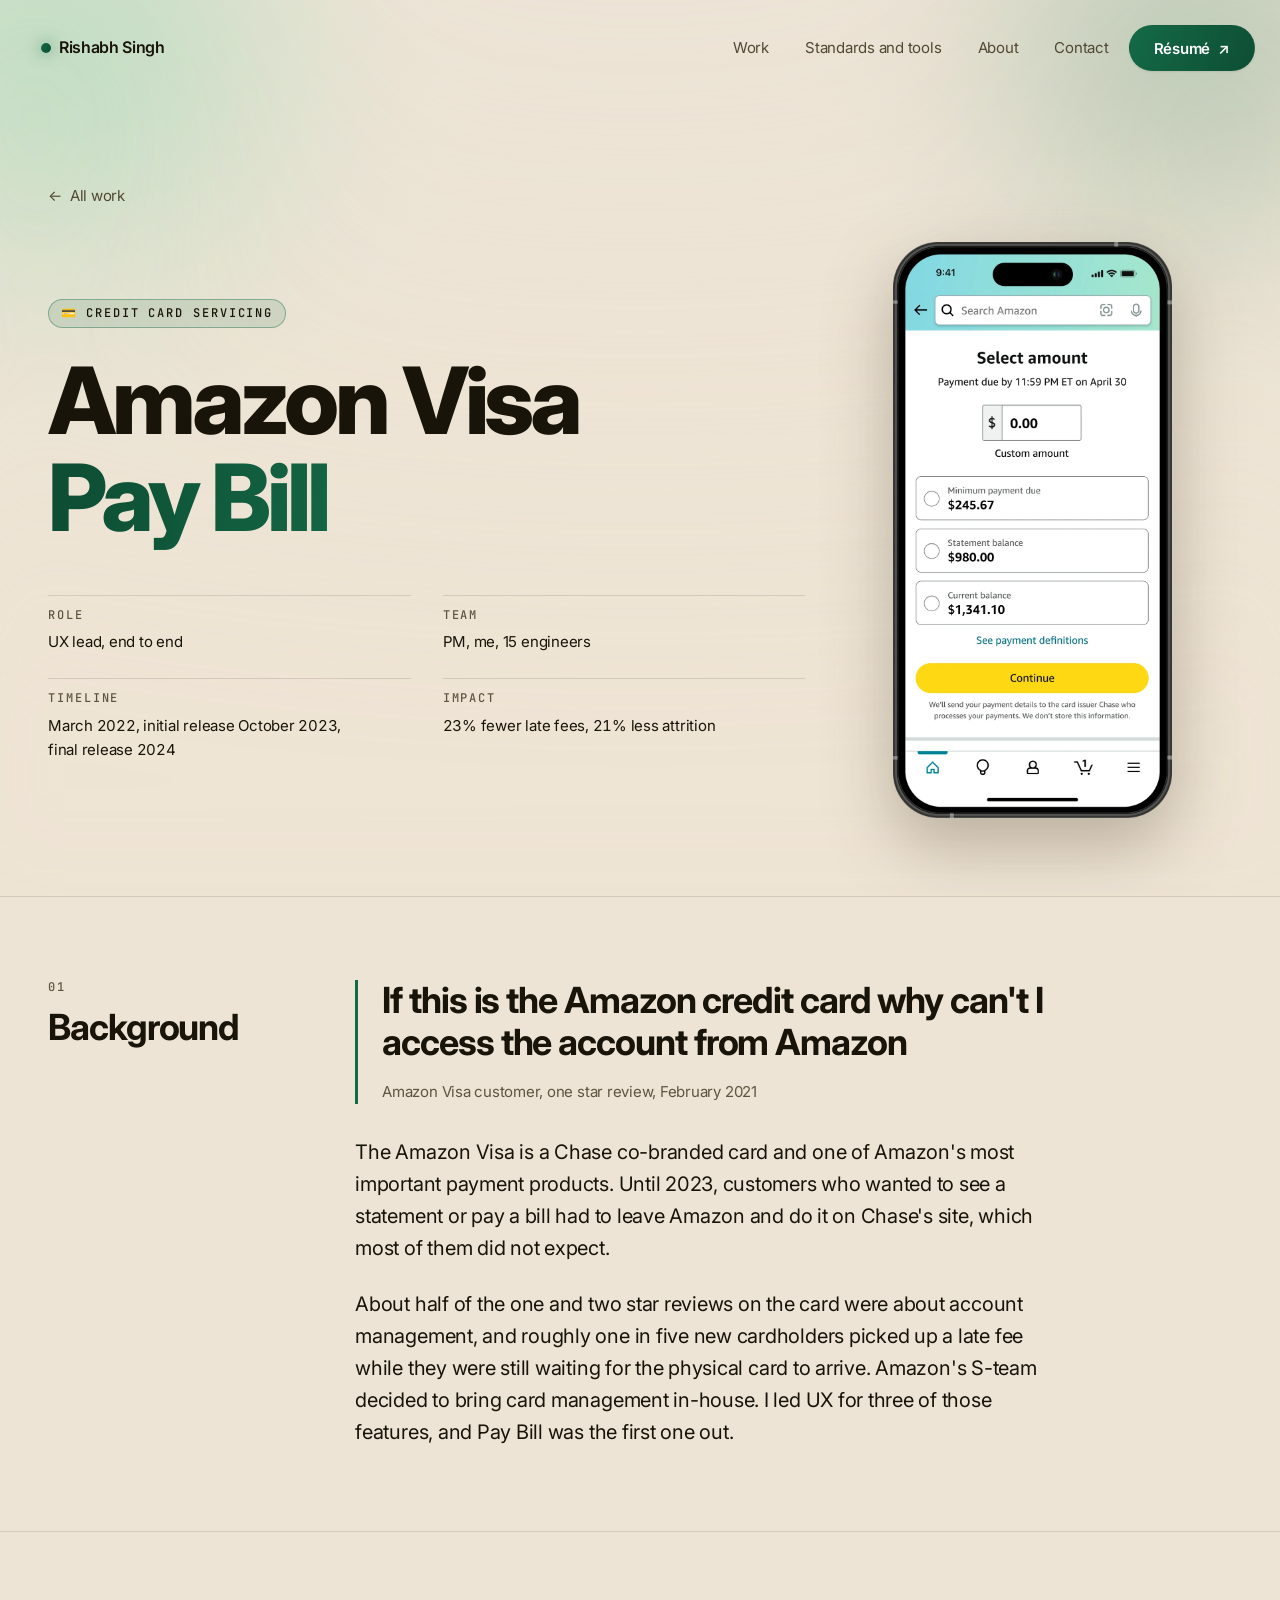
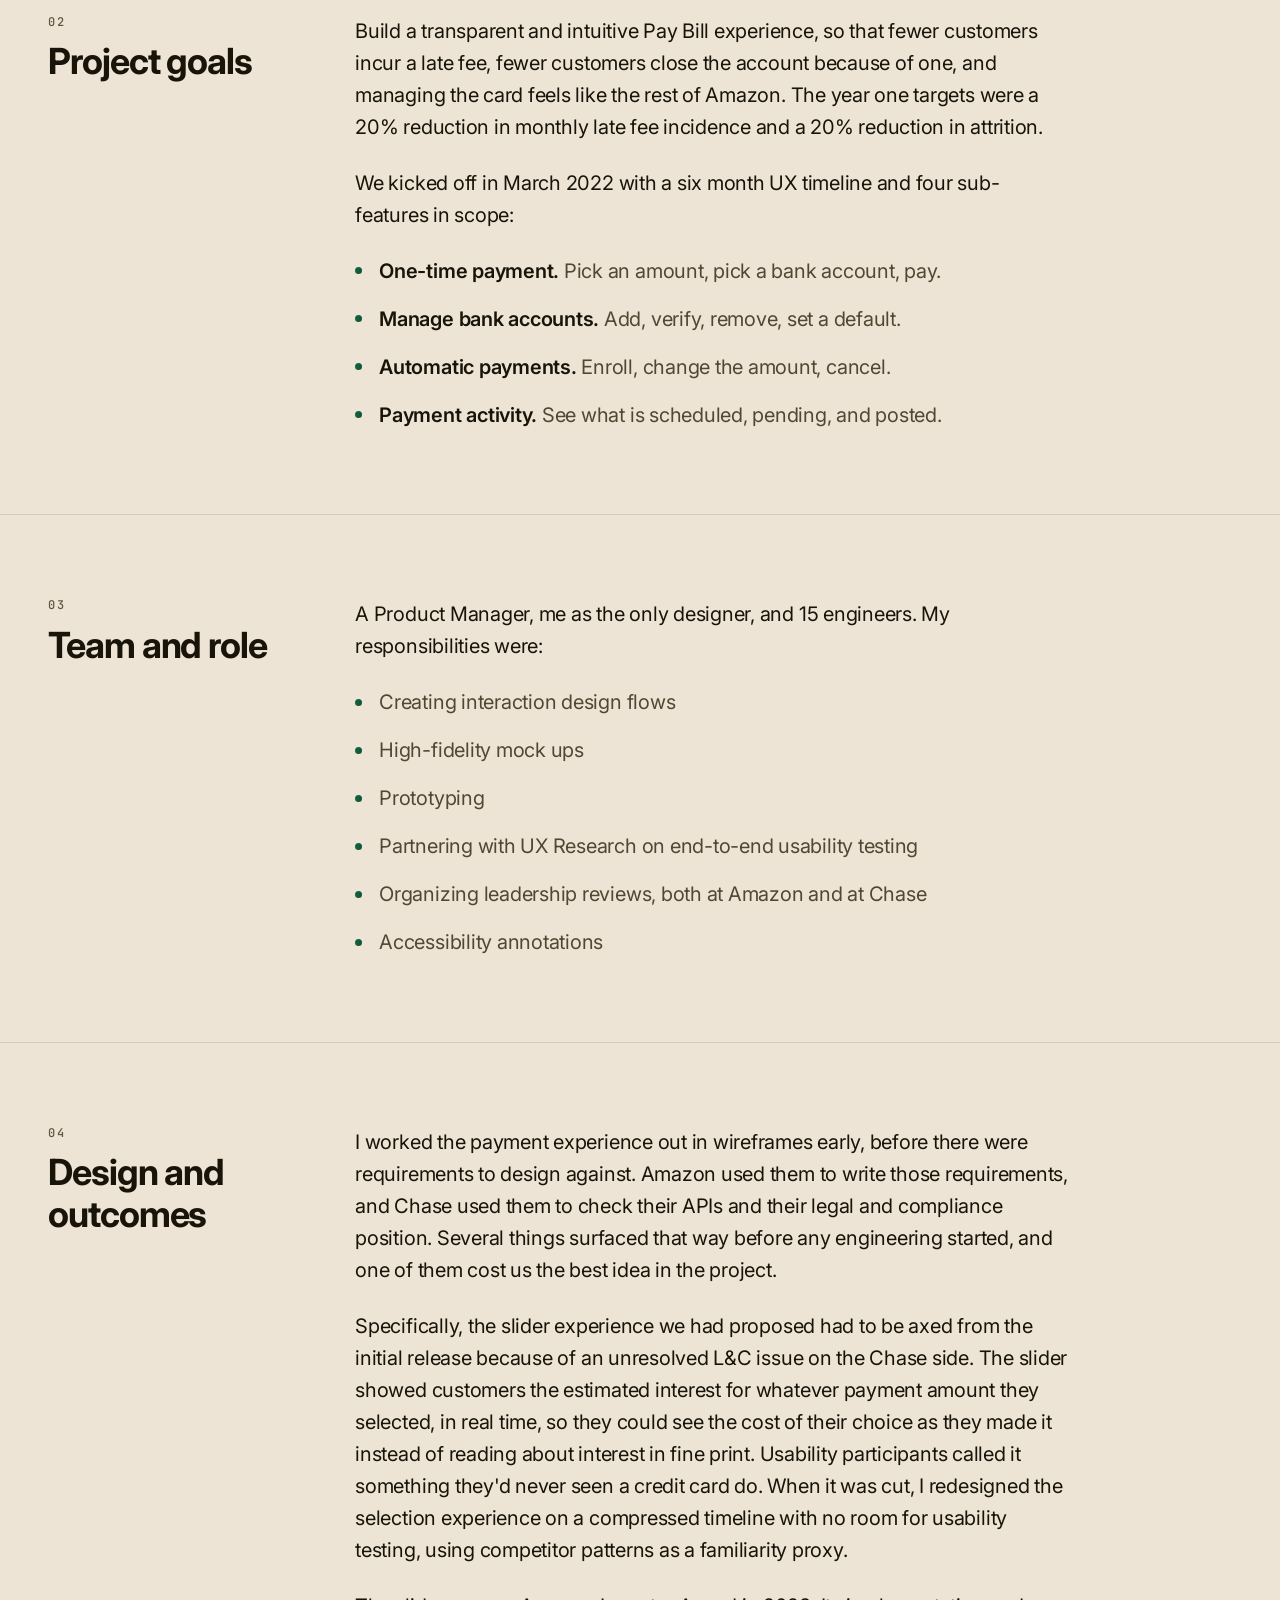
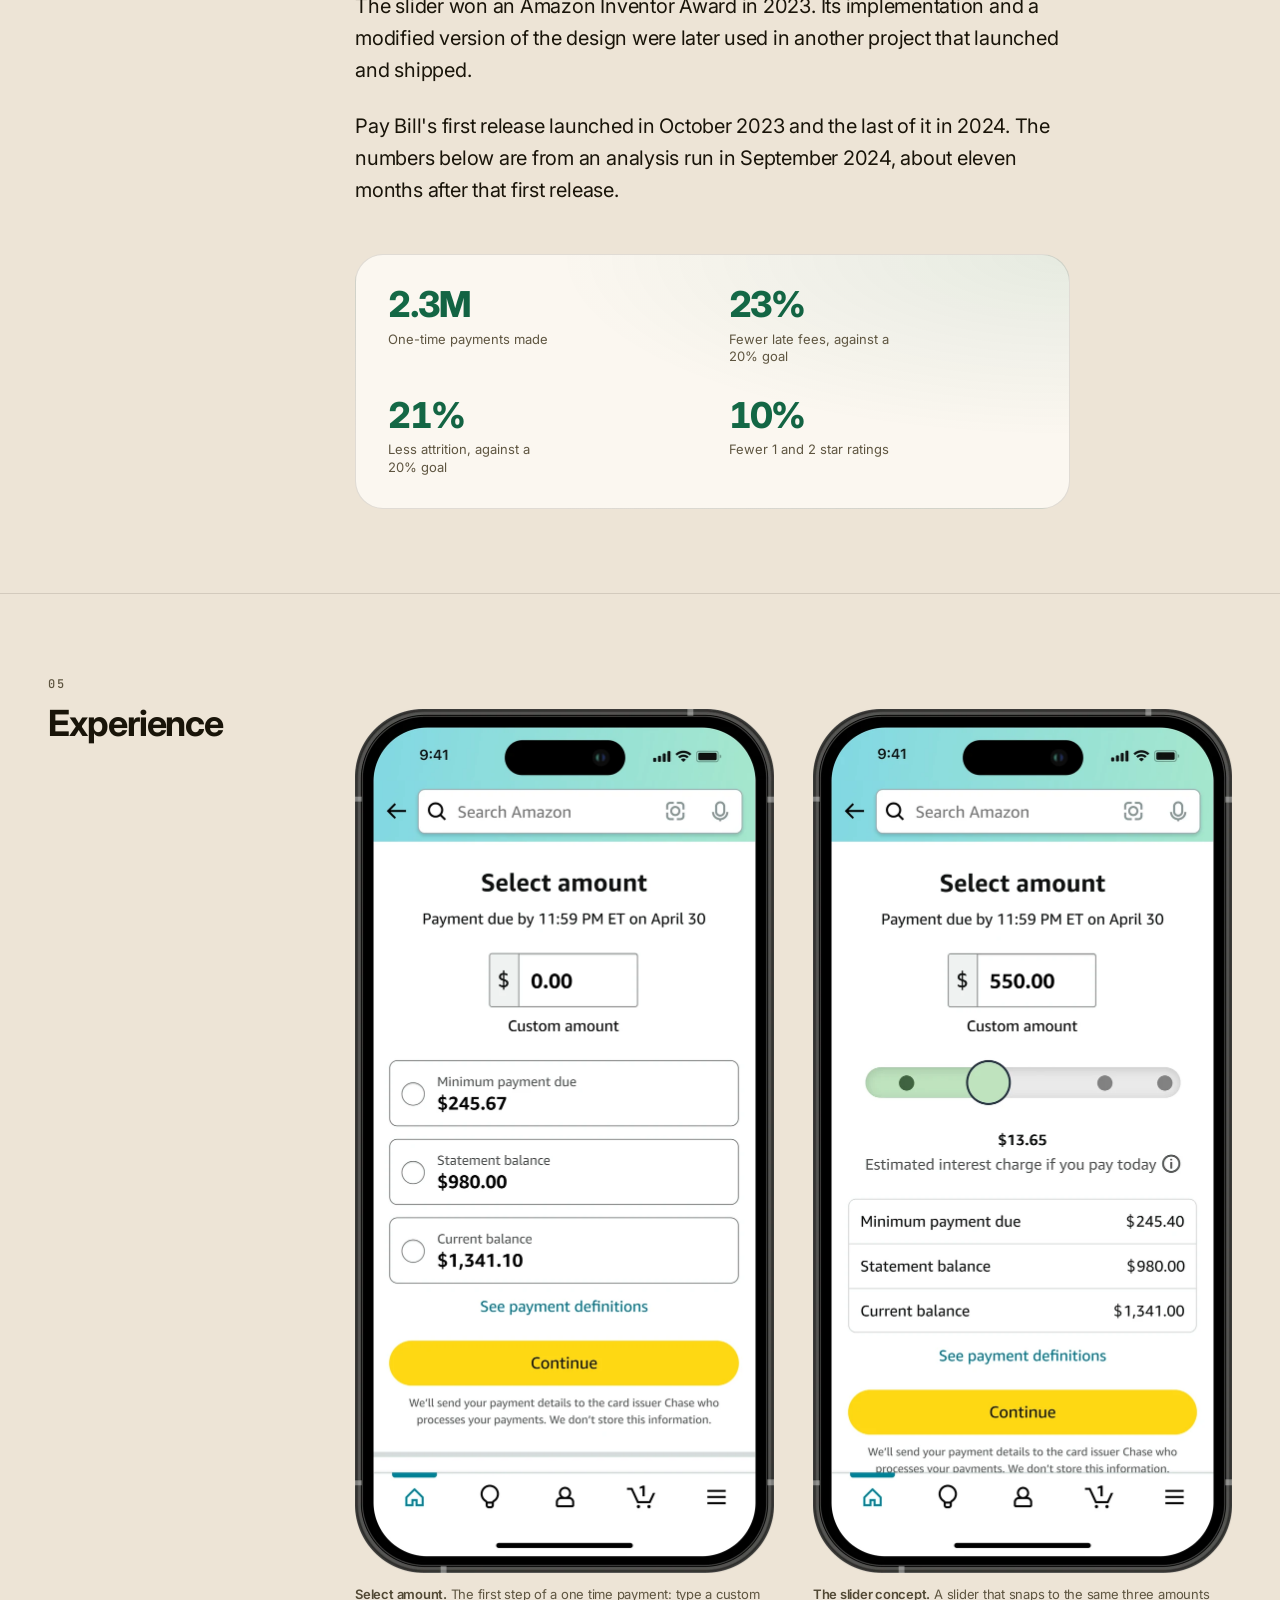
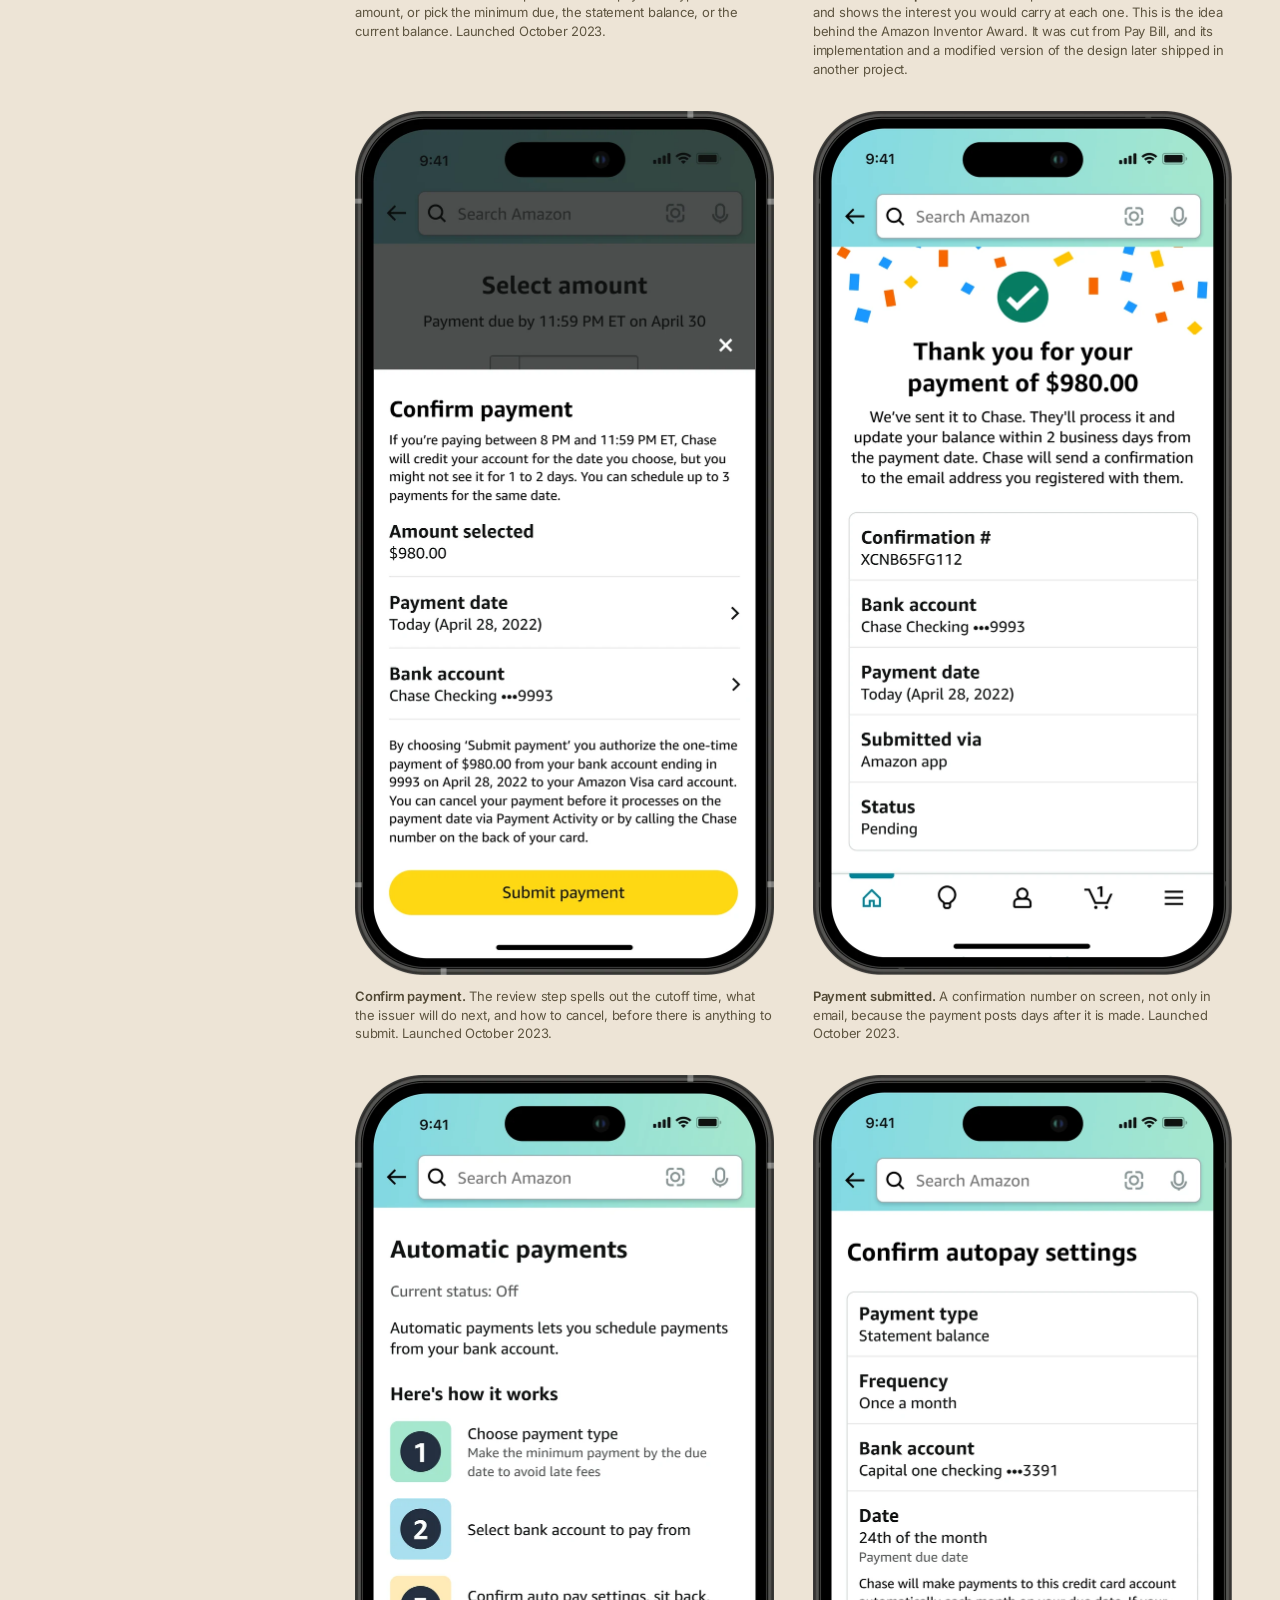
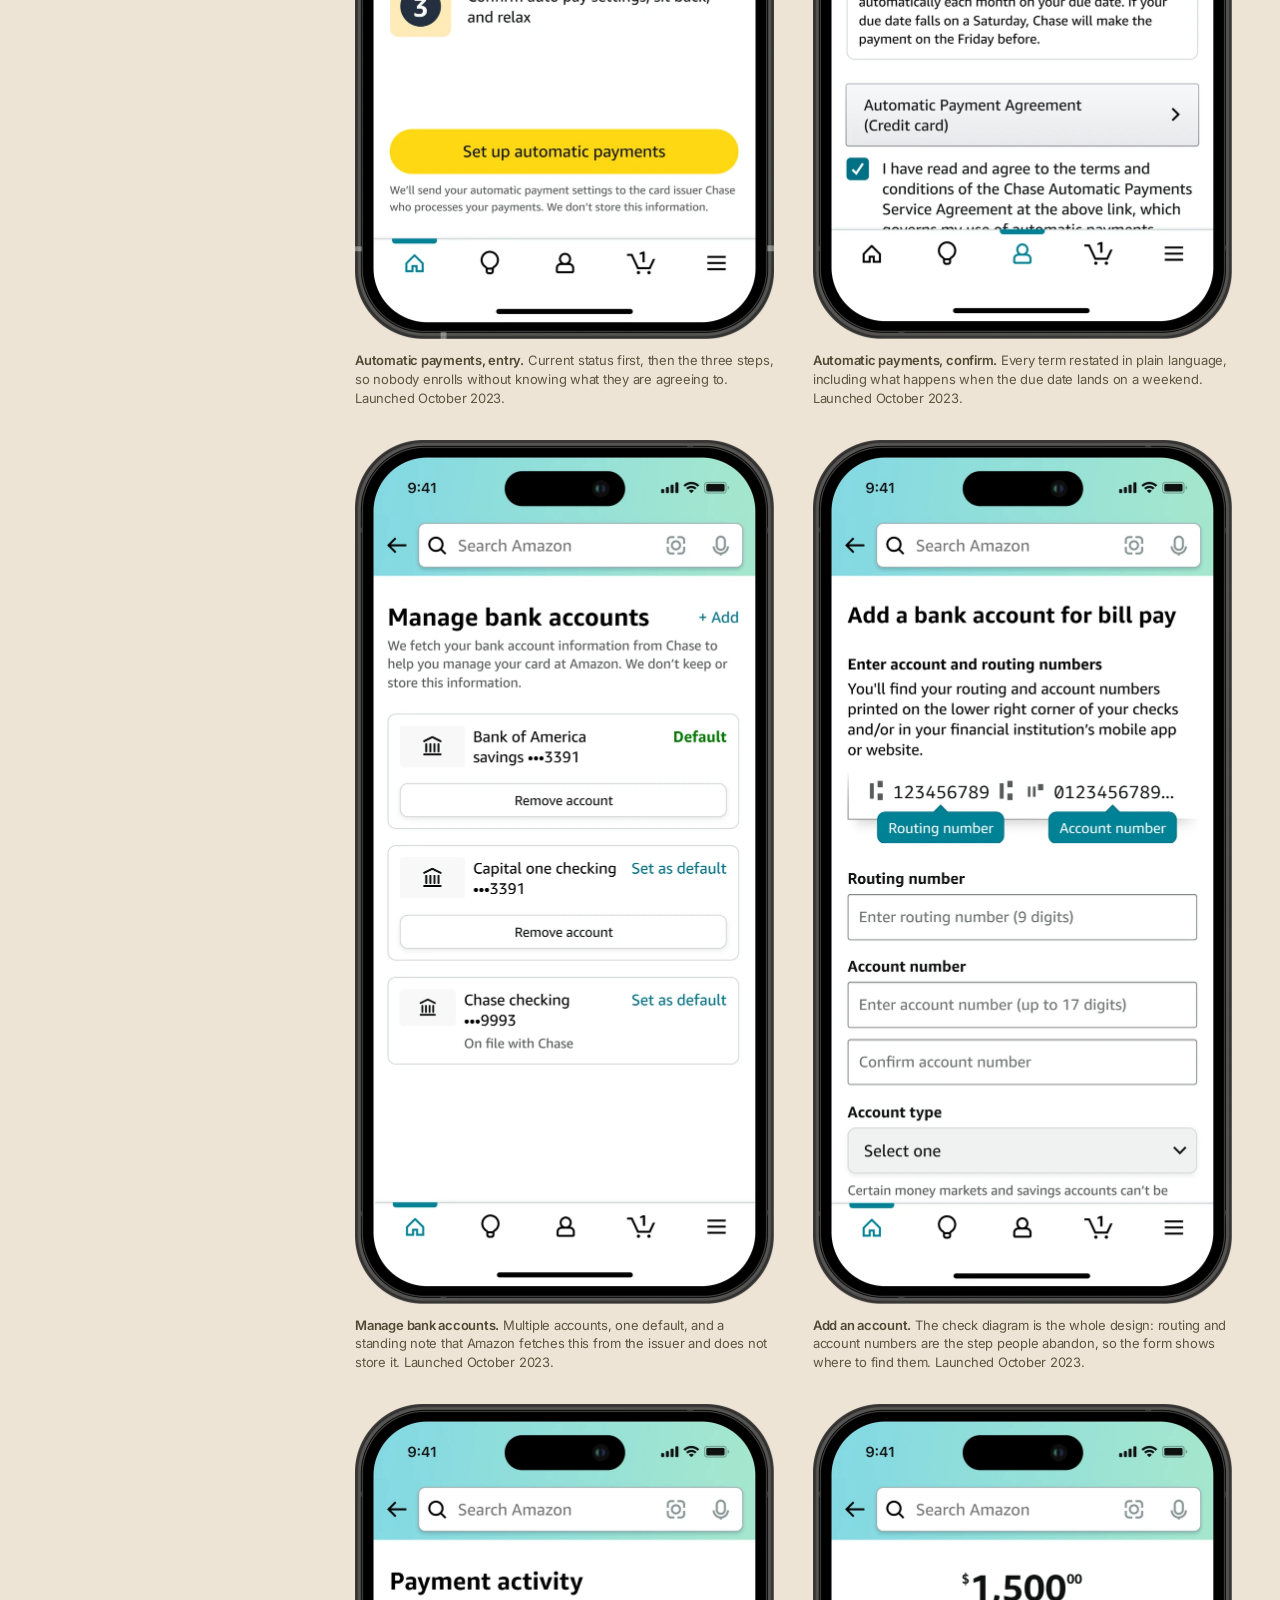
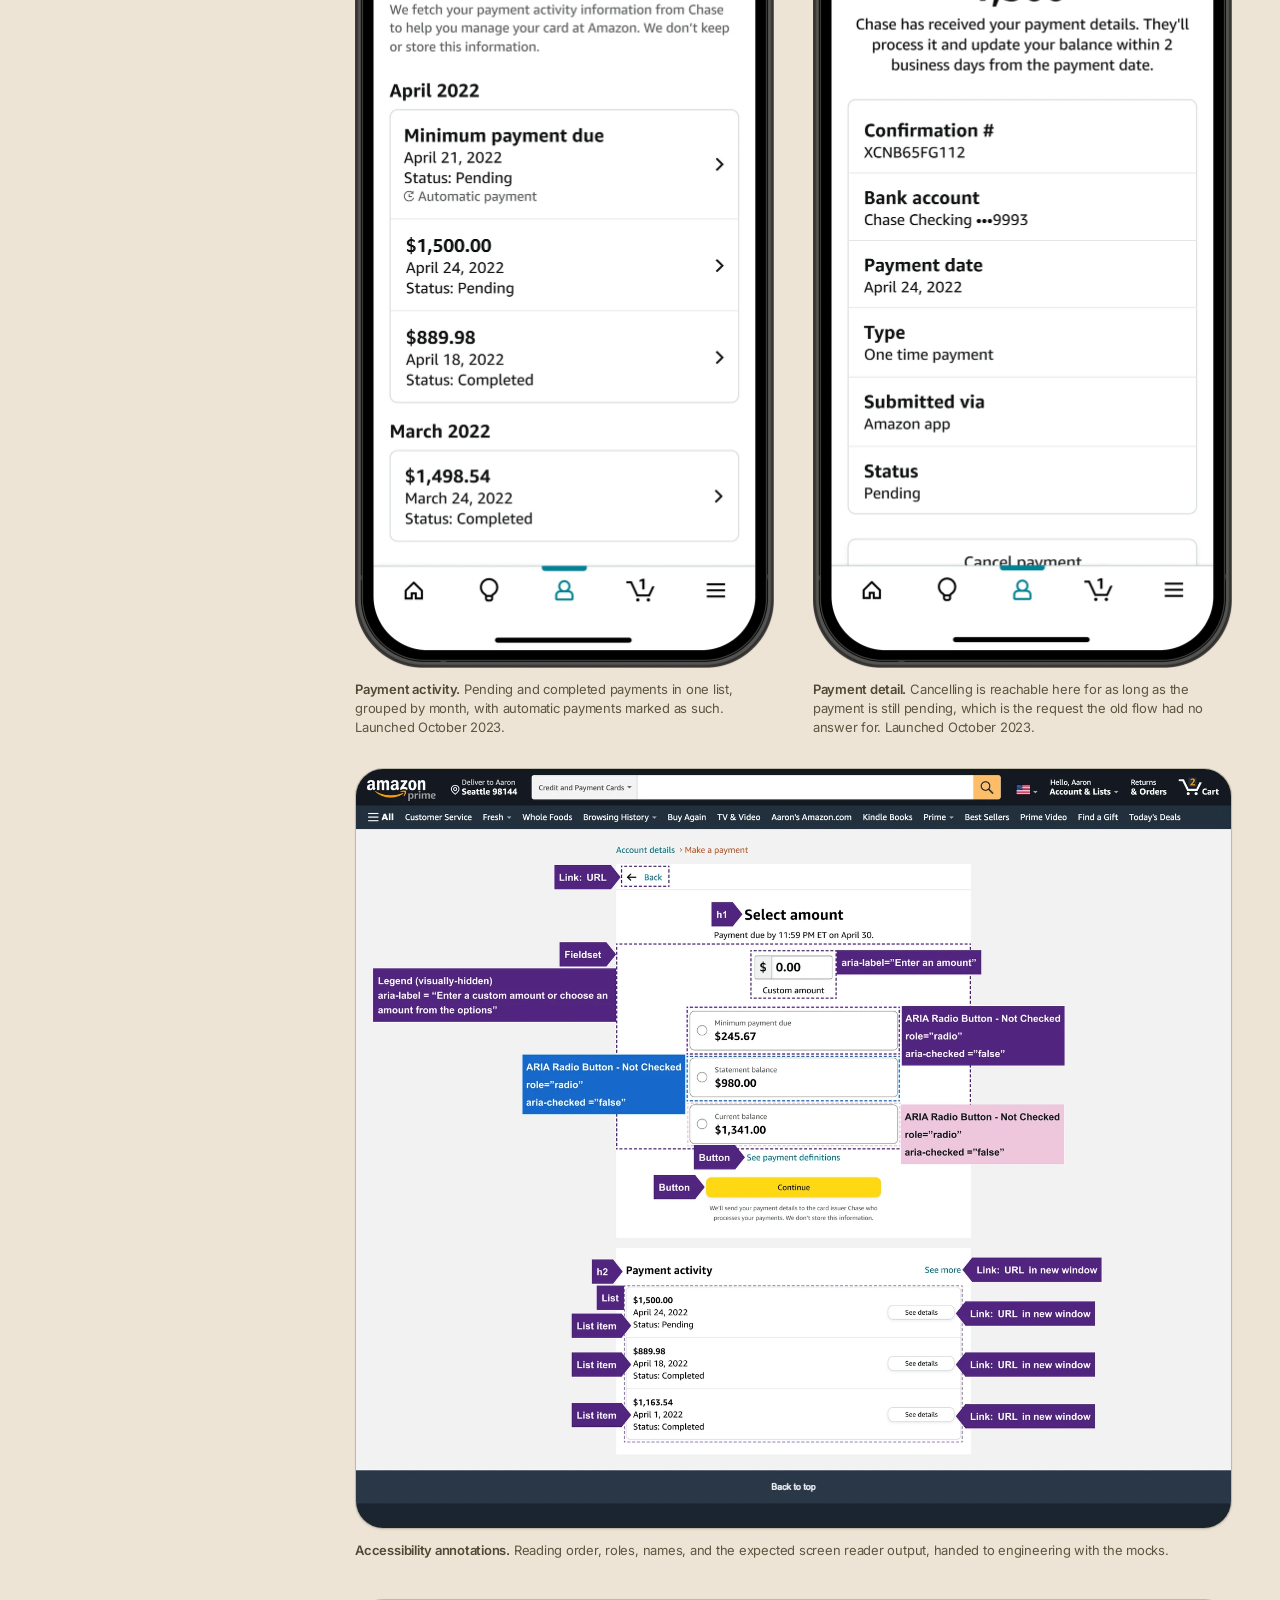
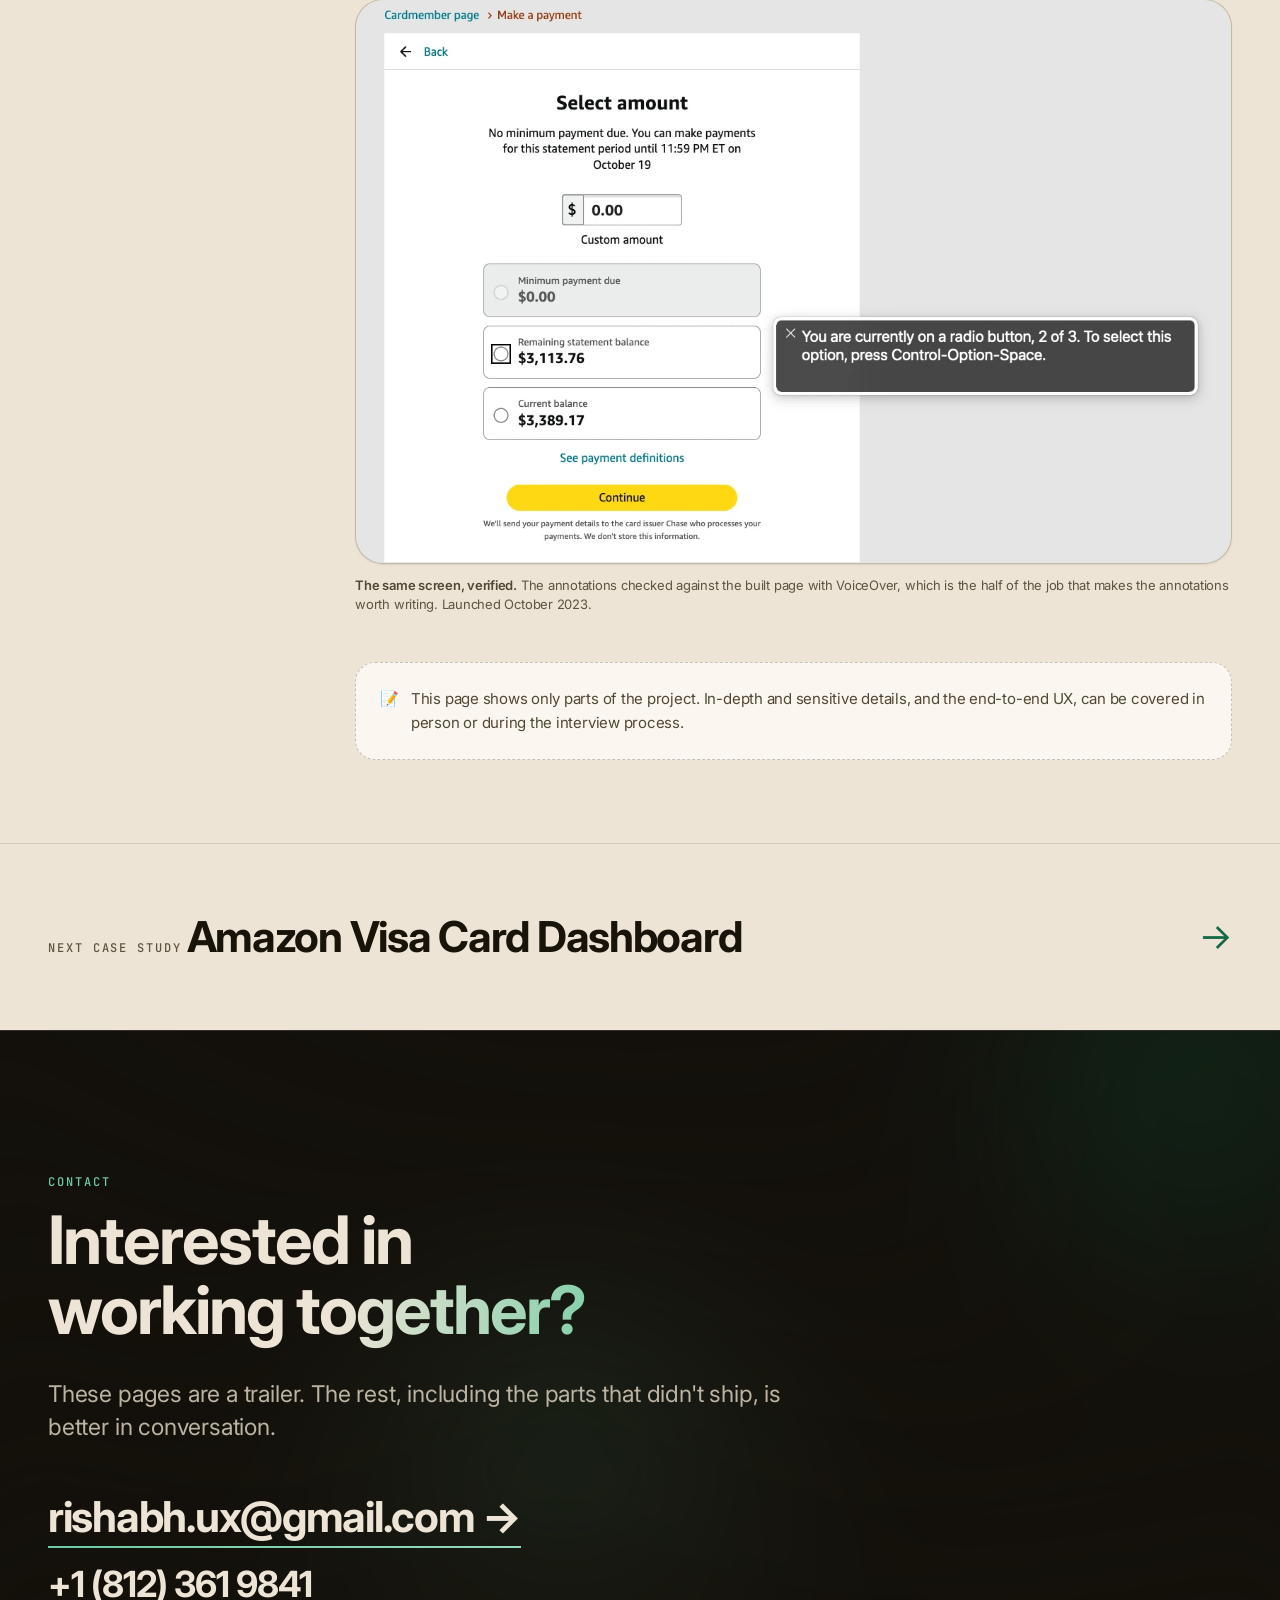
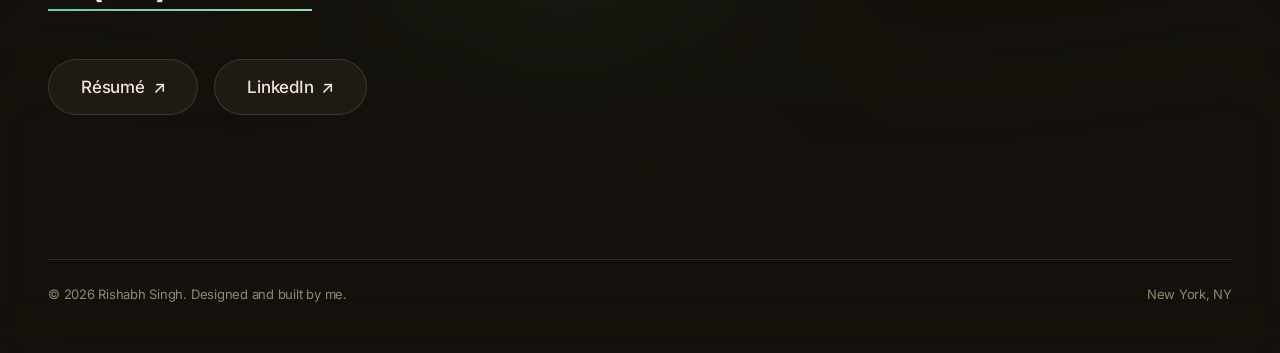
<file: work/pay-bill.html>
<!DOCTYPE html>
<html lang="en">
<head>
<meta charset="utf-8">
<meta name="viewport" content="width=device-width, initial-scale=1">
<title>Amazon Visa Pay Bill · Rishabh Singh</title>
<meta name="description" content="Designing the first way to pay an Amazon Visa bill on Amazon. Late fees fell 23% against a 20% goal, and the work won an Amazon Inventor Award.">
<meta name="author" content="Rishabh Singh">
<meta name="theme-color" content="#FBF7F1">

<meta property="og:type" content="article">
<meta property="og:title" content="Amazon Visa Pay Bill · Rishabh Singh">
<meta property="og:description" content="Designing the first way to pay an Amazon Visa bill on Amazon. Late fees fell 23% against a 20% goal.">
<meta property="og:url" content="https://www.rishabhsingh.design/work/pay-bill.html">
<meta name="twitter:card" content="summary_large_image">

<link rel="canonical" href="https://www.rishabhsingh.design/work/pay-bill.html">
<link rel="icon" href="../assets/img/favicon.svg" type="image/svg+xml">

<link rel="preconnect" href="https://fonts.googleapis.com">
<link rel="preconnect" href="https://fonts.gstatic.com" crossorigin>
<link href="https://fonts.googleapis.com/css2?family=Inter:wght@400;500;600;700;800&family=JetBrains+Mono:wght@400;500&display=swap" rel="stylesheet">

<link rel="stylesheet" href="../assets/css/tokens.css">
<link rel="stylesheet" href="../assets/css/base.css">
<link rel="stylesheet" href="../assets/css/components.css">
</head>

<body>
<a class="skip-link" href="#background">Skip to the case study</a>

<div class="progress" aria-hidden="true"><div class="progress__fill"></div></div>

<header class="nav">
  <div class="nav__inner">
    <a class="nav__brand" href="../index.html" aria-label="Rishabh Singh, home">
      <span class="nav__dot" aria-hidden="true"></span> Rishabh Singh
    </a>
    <nav class="nav__links" aria-label="Primary">
      <a class="nav__link" href="../index.html#work">Work</a>
      <a class="nav__link" href="../practice.html">Standards and tools</a>
      <a class="nav__link" href="../about.html">About</a>
      <a class="nav__link" href="#contact">Contact</a>
      <a class="btn btn--primary" href="https://docs.google.com/document/d/1EHUuTUFj9zlCdyJktXC0rGSdesHq1b7P/edit" target="_blank" rel="noopener">Résumé <span aria-hidden="true">↗</span></a>
    </nav>
  </div>
</header>

<main id="main">

  <section class="case-hero case-hero--split">
    <div class="aurora" aria-hidden="true">
      <span class="aurora__blob aurora__blob--1"></span>
      <span class="aurora__blob aurora__blob--2"></span>
    </div>

    <div class="container case-hero__inner">
      <a class="case-back" href="../index.html#work">
        <span class="case-back__glyph" aria-hidden="true">←</span> All work
      </a>

      <div class="case-hero__grid">
        <div>
          <p class="label case-hero__cat">
            <span aria-hidden="true">💳</span> Credit card servicing
          </p>

          <h1 class="mega case-hero__title" data-split>
            Amazon Visa <span class="grad-text">Pay Bill</span>
          </h1>

          <dl class="case-meta reveal">
            <div>
              <dt class="label">Role</dt>
              <dd>UX lead, end to end</dd>
            </div>
            <div>
              <dt class="label">Team</dt>
              <dd>PM, me, 15&nbsp;engineers</dd>
            </div>
            <div>
              <dt class="label">Timeline</dt>
              <dd class="num">March 2022, initial release October&nbsp;2023, final&nbsp;release&nbsp;2024</dd>
            </div>
            <div>
              <dt class="label">Impact</dt>
              <dd class="num">23% fewer late fees, 21% less attrition</dd>
            </div>
          </dl>
        </div>

        <div class="case-hero__media reveal-pop">
          <div class="case-hero__device case-hero__device--bare">
            <img src="../assets/img/pay-bill/otp-select-amount.webp"
                 alt="The Select amount step in the Amazon app, with a custom amount field above three options, minimum payment due, statement balance, and current balance, and a Continue button."
                 width="840" height="1731" decoding="async">
          </div>
        </div>
      </div>

    </div>
  </section>

  <section class="case-section" id="background" aria-labelledby="background-heading">
    <div class="container case-section__grid">
      <div class="case-section__aside reveal">
        <span class="label case-section__num num">01</span>
        <h2 class="display-3 case-section__title" id="background-heading">Background</h2>
      </div>

      <div class="case-section__body reveal">
        <figure class="pull-quote">
          <blockquote>
            <p>If this is the Amazon credit card why can't I access the account from Amazon</p>
          </blockquote>
          <figcaption>Amazon Visa customer, one star review, February 2021</figcaption>
        </figure>

        <div class="prose">
          <p>
            The Amazon Visa is a Chase co-branded card and one of Amazon's most important payment
            products. Until 2023, customers who wanted to see a statement or pay a bill had to leave
            Amazon and do it on Chase's site, which most of them did not expect.
          </p>
          <p>
            About half of the one and two star reviews on the card were about account management, and
            roughly one in five new cardholders picked up a late fee while they were still waiting for
            the physical card to arrive. Amazon's S-team decided to bring card management in-house. I
            led UX for three of those features, and Pay Bill was the first one out.
          </p>
        </div>
      </div>
    </div>
  </section>

  <section class="case-section" aria-labelledby="goals-heading">
    <div class="container case-section__grid">
      <div class="case-section__aside reveal">
        <span class="label case-section__num num">02</span>
        <h2 class="display-3 case-section__title" id="goals-heading">Project goals</h2>
      </div>

      <div class="case-section__body reveal">
        <div class="prose">
          <p>
            Build a transparent and intuitive Pay Bill experience, so that fewer customers incur a
            late fee, fewer customers close the account because of one, and managing the card feels
            like the rest of Amazon. The year one targets were a 20% reduction in monthly late fee
            incidence and a 20% reduction in attrition.
          </p>
          <p>
            We kicked off in March 2022 with a six month UX timeline and four sub-features in scope:
          </p>
        </div>

        <ul class="case-list">
          <li><strong>One-time payment.</strong> Pick an amount, pick a bank account, pay.</li>
          <li><strong>Manage bank accounts.</strong> Add, verify, remove, set a default.</li>
          <li><strong>Automatic payments.</strong> Enroll, change the amount, cancel.</li>
          <li><strong>Payment activity.</strong> See what is scheduled, pending, and posted.</li>
        </ul>
      </div>
    </div>
  </section>

  <section class="case-section" aria-labelledby="role-heading">
    <div class="container case-section__grid">
      <div class="case-section__aside reveal">
        <span class="label case-section__num num">03</span>
        <h2 class="display-3 case-section__title" id="role-heading">Team and role</h2>
      </div>

      <div class="case-section__body reveal">
        <div class="prose">
          <p>
            A Product Manager, me as the only designer, and 15 engineers. My responsibilities were:
          </p>
        </div>

        <ul class="case-list">
          <li>Creating interaction design flows</li>
          <li>High-fidelity mock ups</li>
          <li>Prototyping</li>
          <li>Partnering with UX Research on end-to-end usability testing</li>
          <li>Organizing leadership reviews, both at Amazon and at Chase</li>
          <li>Accessibility annotations</li>
        </ul>
      </div>
    </div>
  </section>

  <section class="case-section" aria-labelledby="outcomes-heading">
    <div class="container case-section__grid">
      <div class="case-section__aside reveal">
        <span class="label case-section__num num">04</span>
        <h2 class="display-3 case-section__title" id="outcomes-heading">Design and outcomes</h2>
      </div>

      <div class="case-section__body reveal">
        <div class="prose">
          <p>
            I worked the payment experience out in wireframes early, before there were requirements
            to design against. Amazon used them to write those requirements, and Chase used them to
            check their APIs and their legal and compliance position. Several things surfaced that
            way before any engineering started, and one of them cost us the best idea in the project.
          </p>
          <p>
            Specifically, the slider experience we had proposed had to be axed from the initial
            release because of an unresolved L&amp;C issue on the Chase side. The slider showed
            customers the estimated interest for whatever payment amount they selected, in real time,
            so they could see the cost of their choice as they made it instead of reading about
            interest in fine print. Usability participants called it something they'd never seen a
            credit card do. When it was cut, I redesigned the selection experience on a compressed
            timeline with no room for usability testing, using competitor patterns as a familiarity
            proxy.
          </p>
          <p>
            The slider won an Amazon Inventor Award in 2023. Its implementation and a modified
            version of the design were later used in another project that launched and shipped.
          </p>
          <p>
            Pay Bill's first release launched in October 2023 and the last of it in 2024. The
            numbers below are from an analysis run in September 2024, about eleven months after
            that first release.
          </p>
        </div>

        <div class="stat-band">
          <p class="stat">
            <span class="stat__value num" data-count>2.3M</span>
            <span class="stat__label">One-time payments made</span>
          </p>
          <p class="stat">
            <span class="stat__value num" data-count>23%</span>
            <span class="stat__label">Fewer late fees, against a 20% goal</span>
          </p>
          <p class="stat">
            <span class="stat__value num" data-count>21%</span>
            <span class="stat__label">Less attrition, against a 20% goal</span>
          </p>
          <p class="stat">
            <span class="stat__value num" data-count>10%</span>
            <span class="stat__label">Fewer 1 and 2 star ratings</span>
          </p>
        </div>
      </div>
    </div>
  </section>

  <section class="case-section" aria-labelledby="experience-heading">
    <div class="container case-section__grid">
      <div class="case-section__aside reveal">
        <span class="label case-section__num num">05</span>
        <h2 class="display-3 case-section__title" id="experience-heading">Experience</h2>
      </div>

      <div class="case-section__body reveal">
        <div class="shots shots--pair">
          <figure class="shot">
            <div class="shot__frame shot__frame--device">
              <img src="../assets/img/pay-bill/otp-select-amount.webp"
                   alt="Select amount step in the Amazon app: a custom amount field above three options, minimum payment due, statement balance, and current balance, with a Continue button"
                   width="840" height="1731" loading="lazy" decoding="async">
            </div>
            <figcaption><b>Select amount.</b> The first step of a one time payment: type a custom amount, or pick the minimum due, the statement balance, or the current balance. Launched October 2023.</figcaption>
          </figure>

          <figure class="shot">
            <div class="shot__frame shot__frame--device">
              <img src="../assets/img/pay-bill/slider-select-amount.webp"
                   alt="The same Select amount step with a slider under the amount field, snapping between the minimum due, statement balance, and current balance, and an estimated interest charge of 13 dollars 65 cents below it"
                   width="840" height="1731" loading="lazy" decoding="async">
            </div>
            <figcaption><b>The slider concept.</b> A slider that snaps to the same three amounts and shows the interest you would carry at each one. This is the idea behind the Amazon Inventor Award. It was cut from Pay Bill, and its implementation and a modified version of the design later shipped in another project.</figcaption>
          </figure>
        </div>

        <div class="shots shots--pair">
          <figure class="shot">
            <div class="shot__frame shot__frame--device">
              <img src="../assets/img/pay-bill/otp-confirm-payment.webp"
                   alt="Confirm payment sheet showing the amount selected, the payment date, the bank account, the 8 PM cutoff, and a Submit payment button"
                   width="840" height="1731" loading="lazy" decoding="async">
            </div>
            <figcaption><b>Confirm payment.</b> The review step spells out the cutoff time, what the issuer will do next, and how to cancel, before there is anything to submit. Launched October 2023.</figcaption>
          </figure>

          <figure class="shot">
            <div class="shot__frame shot__frame--device">
              <img src="../assets/img/pay-bill/otp-payment-submitted.webp"
                   alt="Payment submitted screen with a green check, the words thank you for your payment of 980 dollars, and a summary listing confirmation number, bank account, payment date, and status pending"
                   width="840" height="1731" loading="lazy" decoding="async">
            </div>
            <figcaption><b>Payment submitted.</b> A confirmation number on screen, not only in email, because the payment posts days after it is made. Launched October 2023.</figcaption>
          </figure>
        </div>

        <div class="shots shots--pair">
          <figure class="shot">
            <div class="shot__frame shot__frame--device">
              <img src="../assets/img/pay-bill/autopay-how-it-works.webp"
                   alt="Automatic payments screen showing current status off, a three step explanation of how enrollment works, and a Set up automatic payments button"
                   width="840" height="1731" loading="lazy" decoding="async">
            </div>
            <figcaption><b>Automatic payments, entry.</b> Current status first, then the three steps, so nobody enrolls without knowing what they are agreeing to. Launched October 2023.</figcaption>
          </figure>

          <figure class="shot">
            <div class="shot__frame shot__frame--device">
              <img src="../assets/img/pay-bill/autopay-confirm-settings.webp"
                   alt="Confirm autopay settings screen listing payment type, frequency, bank account, and payment date, with a link to the automatic payment agreement and a checked agreement box"
                   width="840" height="1731" loading="lazy" decoding="async">
            </div>
            <figcaption><b>Automatic payments, confirm.</b> Every term restated in plain language, including what happens when the due date lands on a weekend. Launched October 2023.</figcaption>
          </figure>
        </div>

        <div class="shots shots--pair">
          <figure class="shot">
            <div class="shot__frame shot__frame--device">
              <img src="../assets/img/pay-bill/bank-accounts-list.webp"
                   alt="Manage bank accounts screen listing three saved accounts, each with a default marker or a set as default action, and a remove account button"
                   width="840" height="1731" loading="lazy" decoding="async">
            </div>
            <figcaption><b>Manage bank accounts.</b> Multiple accounts, one default, and a standing note that Amazon fetches this from the issuer and does not store it. Launched October 2023.</figcaption>
          </figure>

          <figure class="shot">
            <div class="shot__frame shot__frame--device">
              <img src="../assets/img/pay-bill/bank-accounts-add.webp"
                   alt="Add a bank account screen with a diagram of a paper check labelling which number is the routing number and which is the account number, above fields for both"
                   width="840" height="1731" loading="lazy" decoding="async">
            </div>
            <figcaption><b>Add an account.</b> The check diagram is the whole design: routing and account numbers are the step people abandon, so the form shows where to find them. Launched October 2023.</figcaption>
          </figure>
        </div>

        <div class="shots shots--pair">
          <figure class="shot">
            <div class="shot__frame shot__frame--device">
              <img src="../assets/img/pay-bill/activity-list.webp"
                   alt="Payment activity screen grouping payments by month, each row showing amount, date, and a status of pending or completed, with automatic payments marked"
                   width="840" height="1731" loading="lazy" decoding="async">
            </div>
            <figcaption><b>Payment activity.</b> Pending and completed payments in one list, grouped by month, with automatic payments marked as such. Launched October 2023.</figcaption>
          </figure>

          <figure class="shot">
            <div class="shot__frame shot__frame--device">
              <img src="../assets/img/pay-bill/activity-detail.webp"
                   alt="Payment detail screen for a 1500 dollar payment listing confirmation number, bank account, payment date, type, how it was submitted, and status, with a cancel payment action"
                   width="840" height="1731" loading="lazy" decoding="async">
            </div>
            <figcaption><b>Payment detail.</b> Cancelling is reachable here for as long as the payment is still pending, which is the request the old flow had no answer for. Launched October 2023.</figcaption>
          </figure>
        </div>

        <div class="shots">
          <figure class="shot">
            <div class="shot__frame">
              <img src="../assets/img/pay-bill/accessibility-annotations.webp"
                   alt="An annotated desktop layout of the pay bill flow, with labelled callouts marking reading order, ARIA radio button roles, checked and unchecked states, accessible names, and which links open in a new window"
                   width="1600" height="1388" loading="lazy" decoding="async">
            </div>
            <figcaption><b>Accessibility annotations.</b> Reading order, roles, names, and the expected screen reader output, handed to engineering with the mocks.</figcaption>
          </figure>

          <figure class="shot">
            <div class="shot__frame">
              <img src="../assets/img/pay-bill/web-select-amount-voiceover.webp"
                   alt="The Select amount step of the pay bill flow on amazon.com, with a VoiceOver caption reading: you are currently on a radio button, 2 of 3. To select this option, press Control-Option-Space."
                   width="1237" height="797" loading="lazy" decoding="async">
            </div>
            <figcaption><b>The same screen, verified.</b> The annotations checked against the built page with VoiceOver, which is the half of the job that makes the annotations worth writing. Launched October 2023.</figcaption>
          </figure>
        </div>

        <p class="case-note">
          <span aria-hidden="true">📝</span>
          <span>This page shows only parts of the project. In-depth and sensitive details, and the
          end-to-end UX, can be covered in person or during the interview process.</span>
        </p>
      </div>
    </div>
  </section>

  <nav class="next-case" aria-label="Next case study">
    <div class="container">
      <a class="next-case__link" href="card-dashboard.html">
        <span>
          <span class="label">Next case study</span>
          <span class="display-2 next-case__title">Amazon Visa Card Dashboard</span>
        </span>
        <span class="next-case__glyph arrow" aria-hidden="true">→</span>
      </a>
    </div>
  </nav>
</main>

<footer class="cta on-dark" id="contact">
  <div class="aurora" aria-hidden="true" style="opacity: 0.5">
    <span class="aurora__blob aurora__blob--2"></span>
    <span class="aurora__blob aurora__blob--3"></span>
  </div>

  <div class="container cta__inner">
    <p class="label label--accent">Contact</p>
    <h2 class="display-1 cta__title reveal" style="margin-top: var(--s-4)">
      Interested in working <span class="grad-text">together?</span>
    </h2>
    <p class="lead reveal">
      These pages are a trailer. The rest, including the parts that didn't ship, is better in
      conversation.
    </p>

    <div class="cta__contact reveal">
      <a class="cta__line cta__line--email" href="mailto:rishabh.ux@gmail.com">
        rishabh.ux@gmail.com <span class="arrow" aria-hidden="true">→</span>
      </a>
      <a class="cta__line cta__line--phone" href="tel:+18123619841">+1 (812) 361 9841</a>
    </div>

    <div class="cta__actions reveal">
      <a class="btn btn--lg" href="https://docs.google.com/document/d/1EHUuTUFj9zlCdyJktXC0rGSdesHq1b7P/edit" target="_blank" rel="noopener">Résumé <span aria-hidden="true">↗</span></a>
      <a class="btn btn--lg" href="https://www.linkedin.com/in/rishabh-singh-34b13a82/" target="_blank" rel="noopener">LinkedIn <span aria-hidden="true">↗</span></a>
    </div>

    <div class="cta__base">
      <p>© <span data-year>2026</span> Rishabh Singh. Designed and built by me.</p>
      <p>New York, NY</p>
    </div>
  </div>
</footer>

<script src="../assets/js/site.js" defer></script>
</body>
</html>
</file>
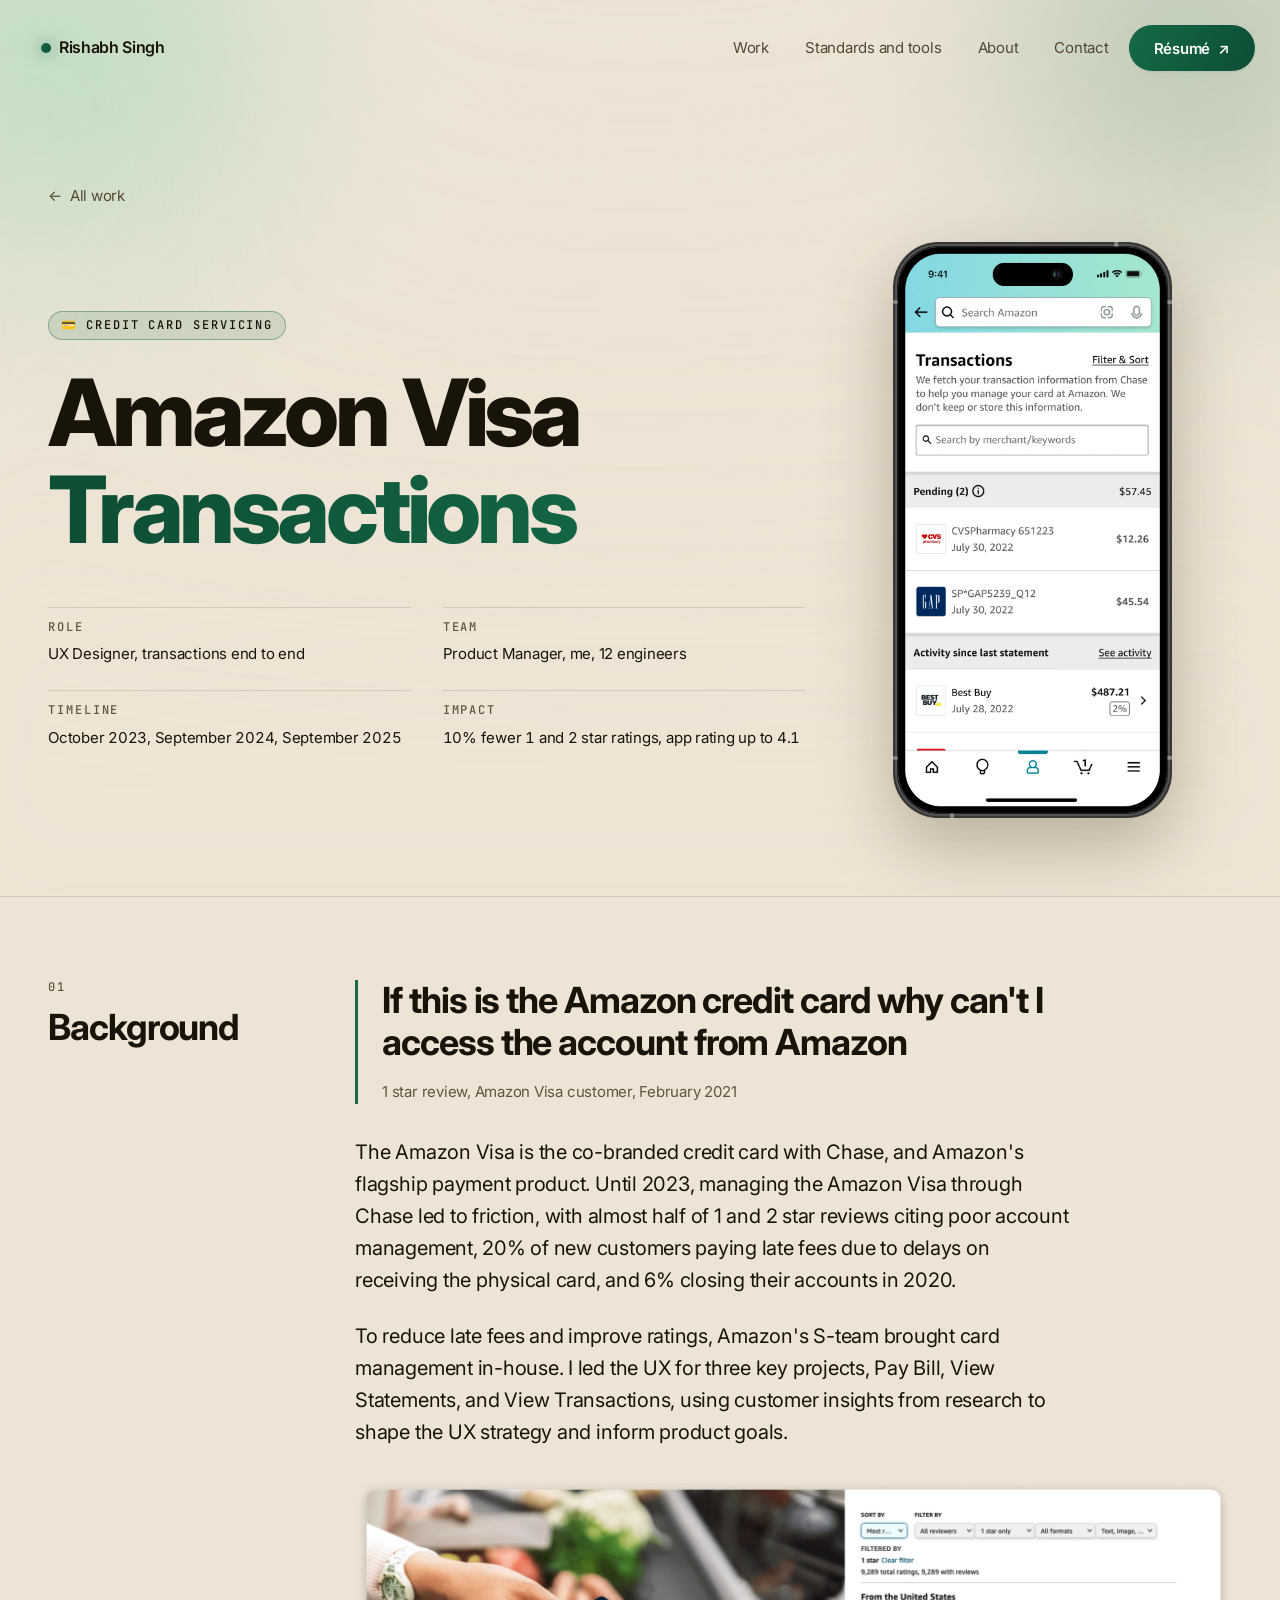
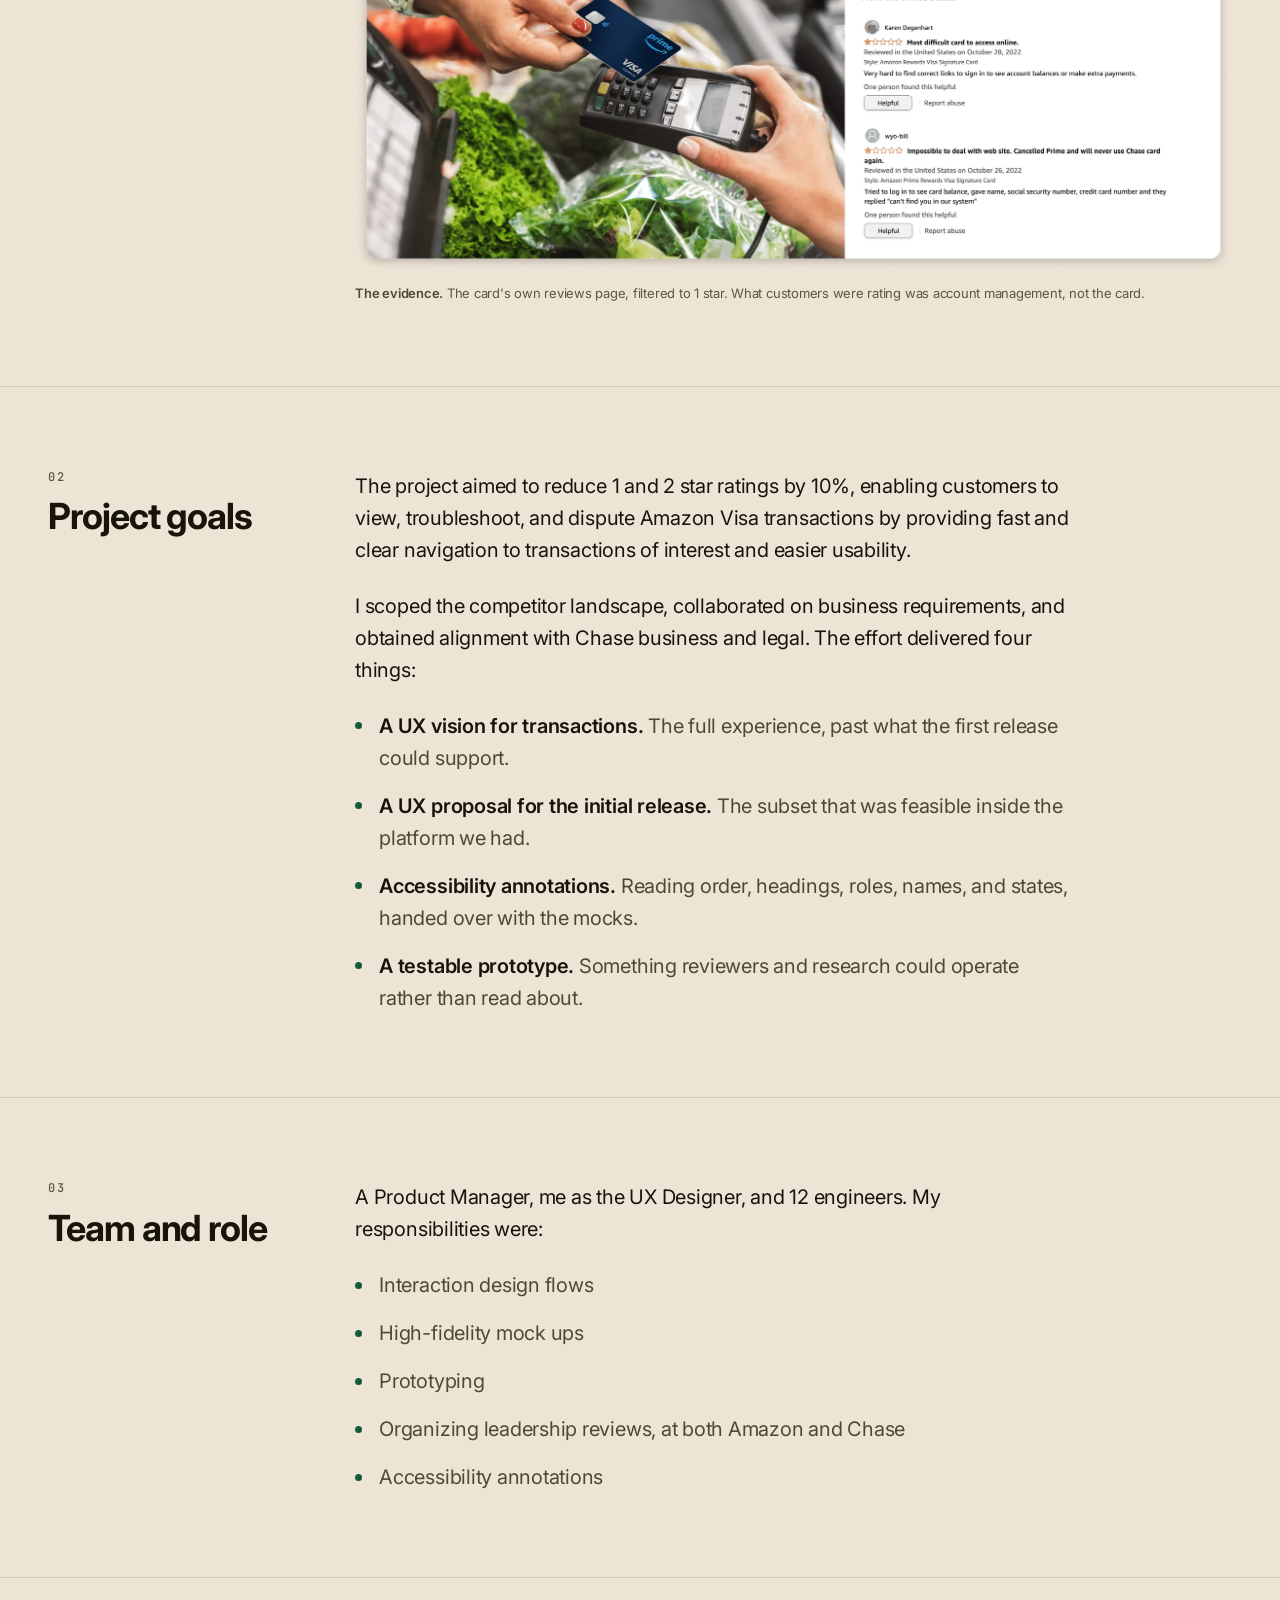
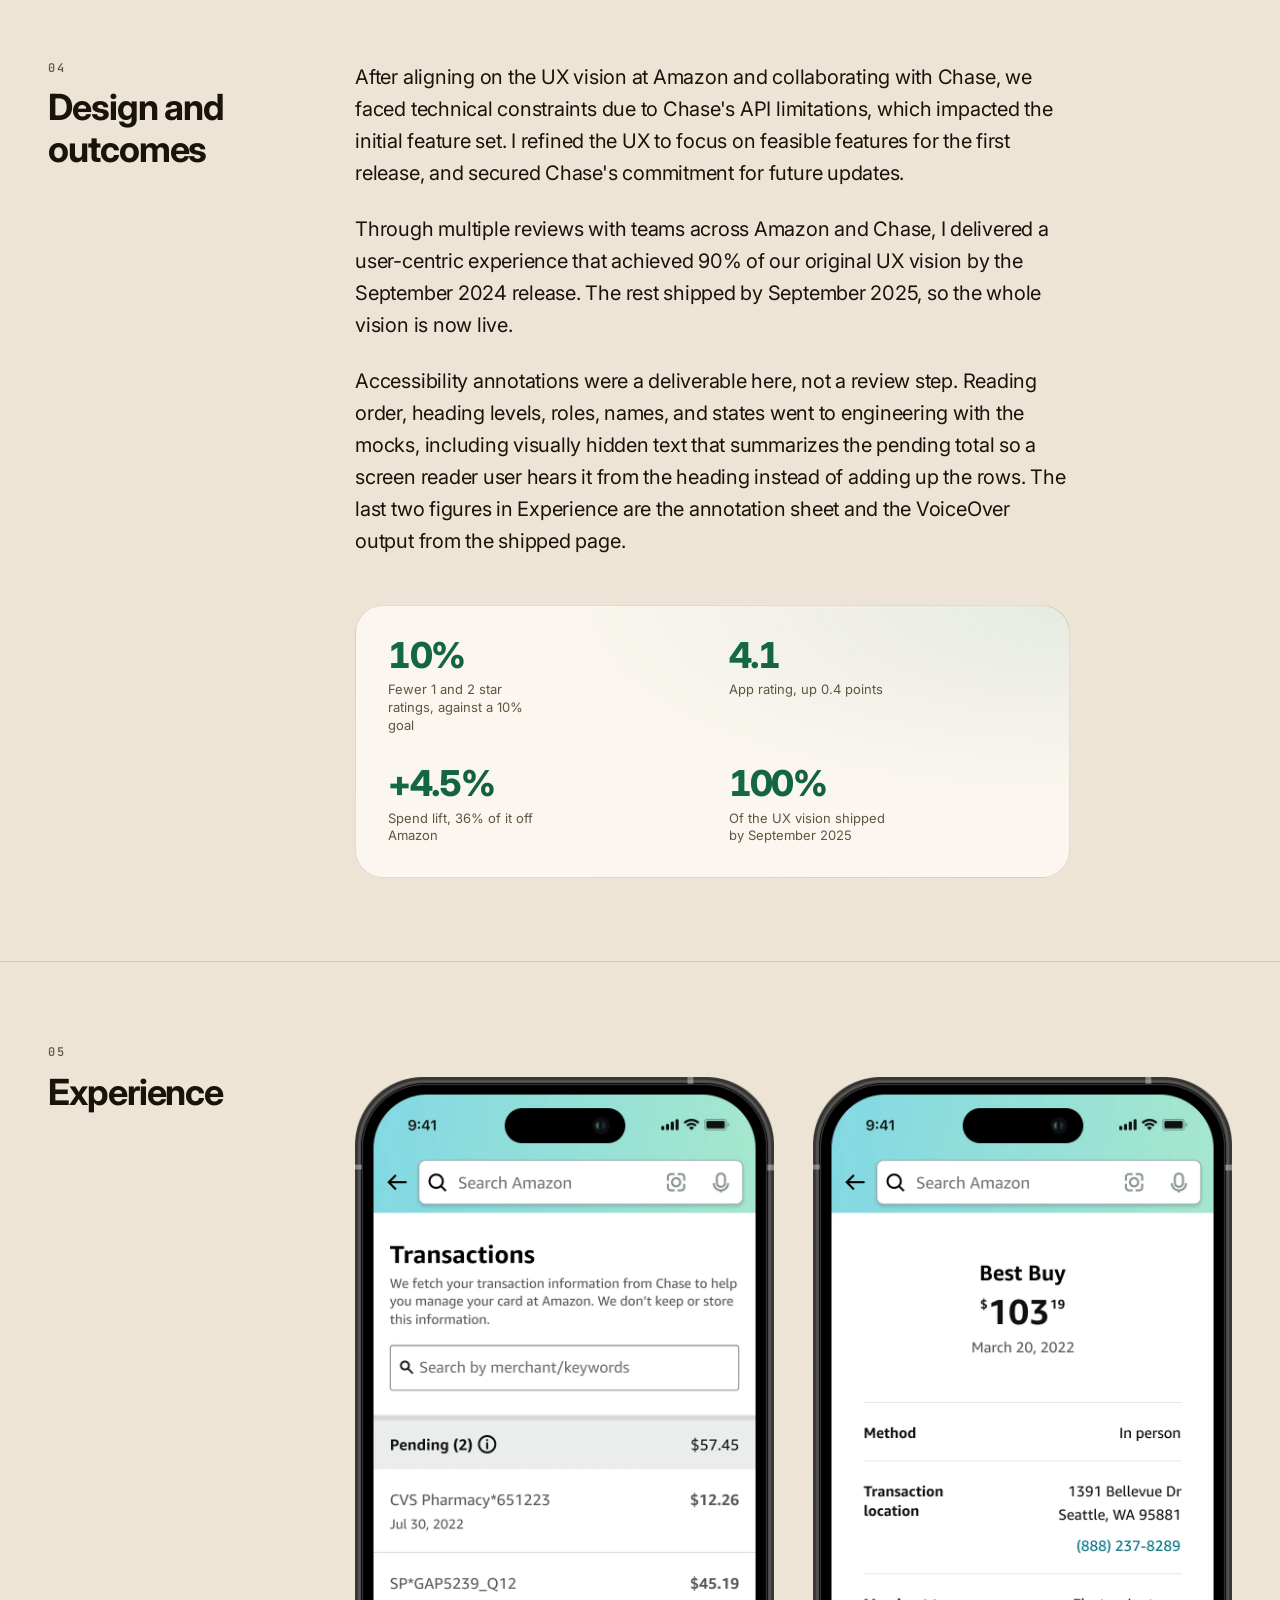
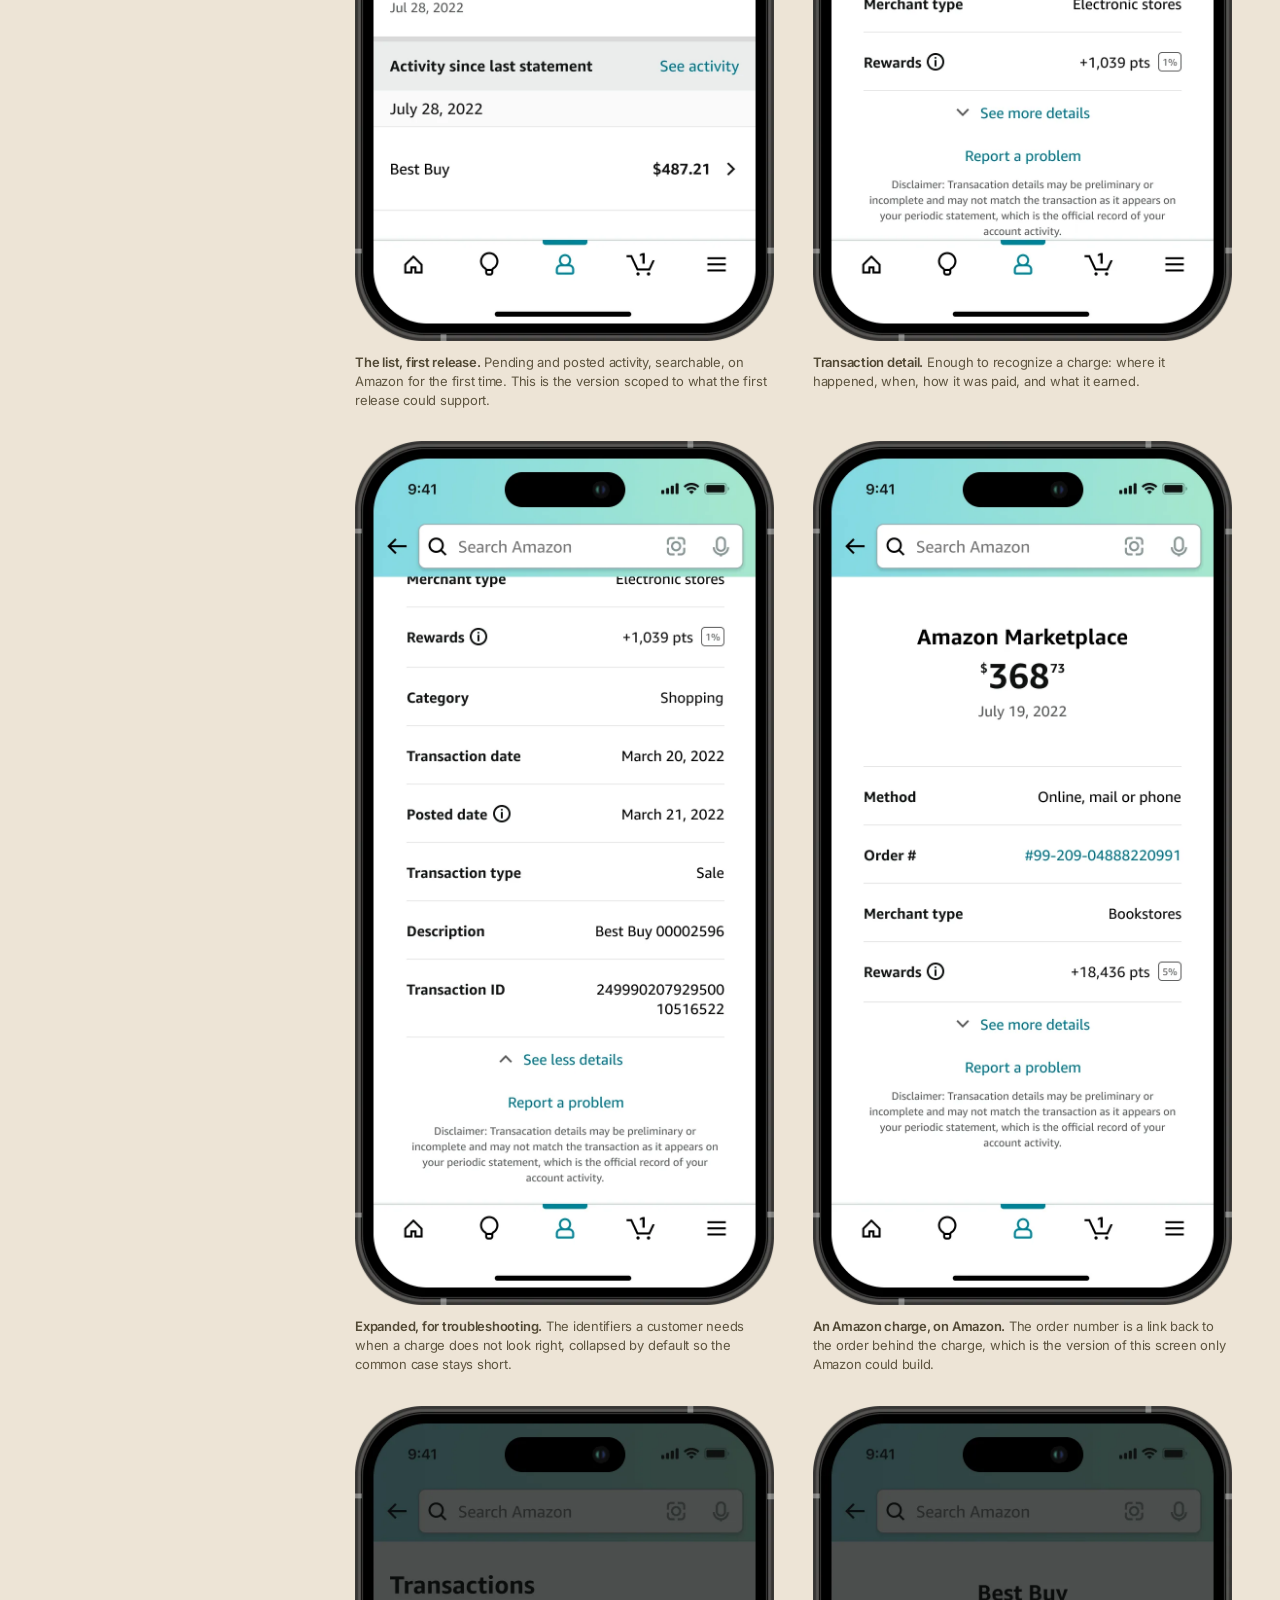
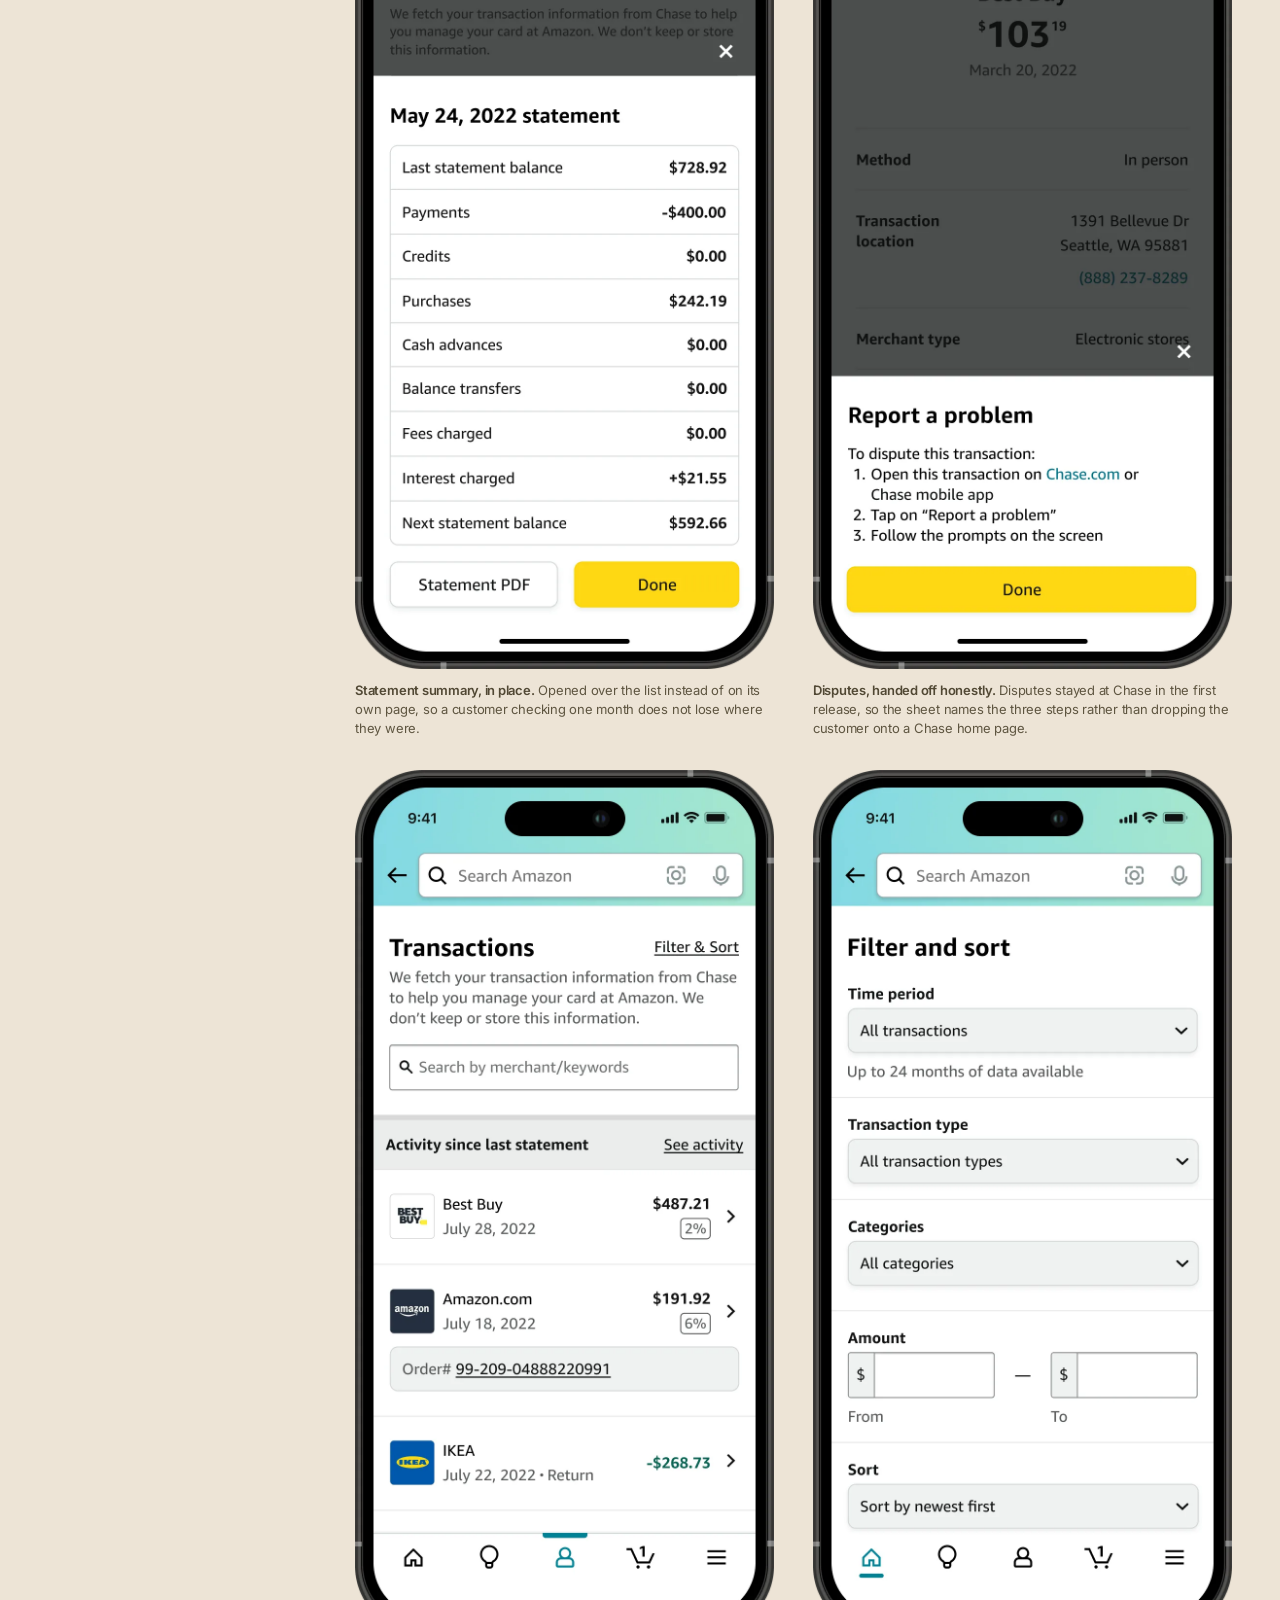
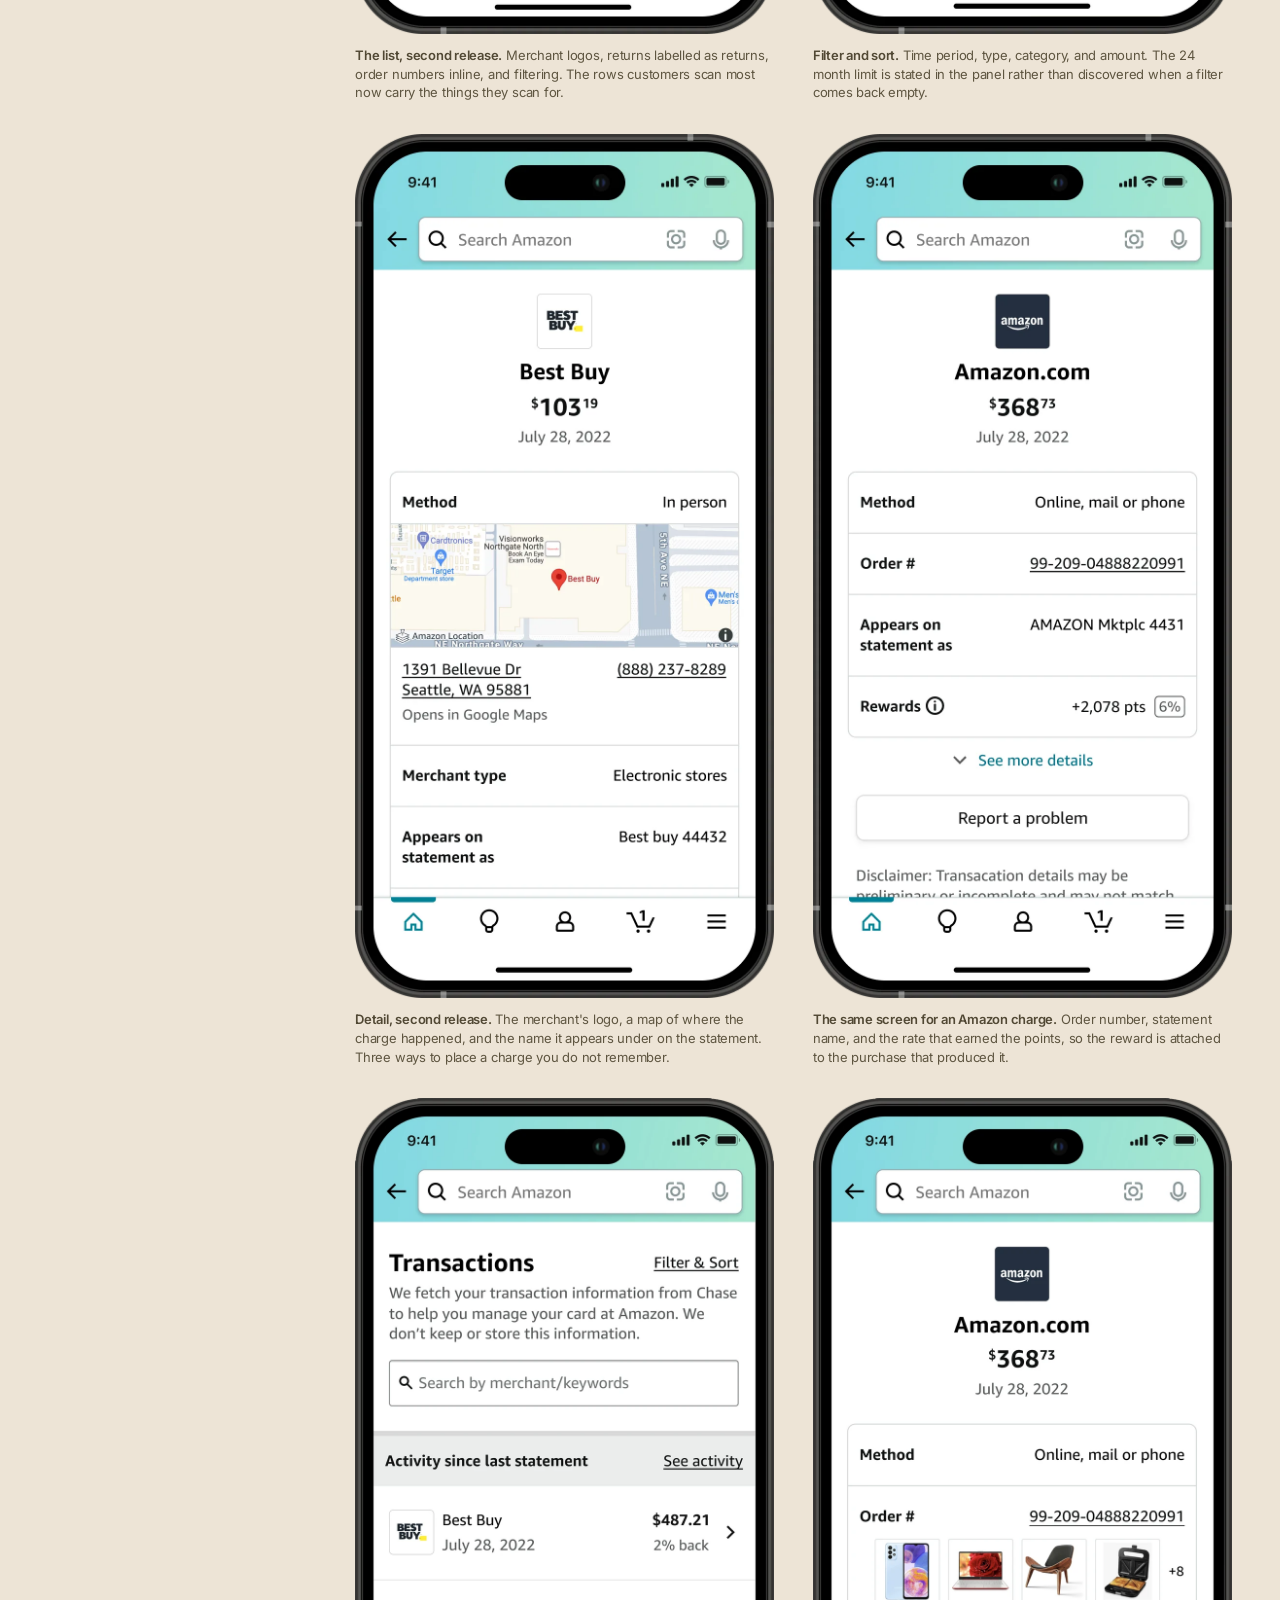
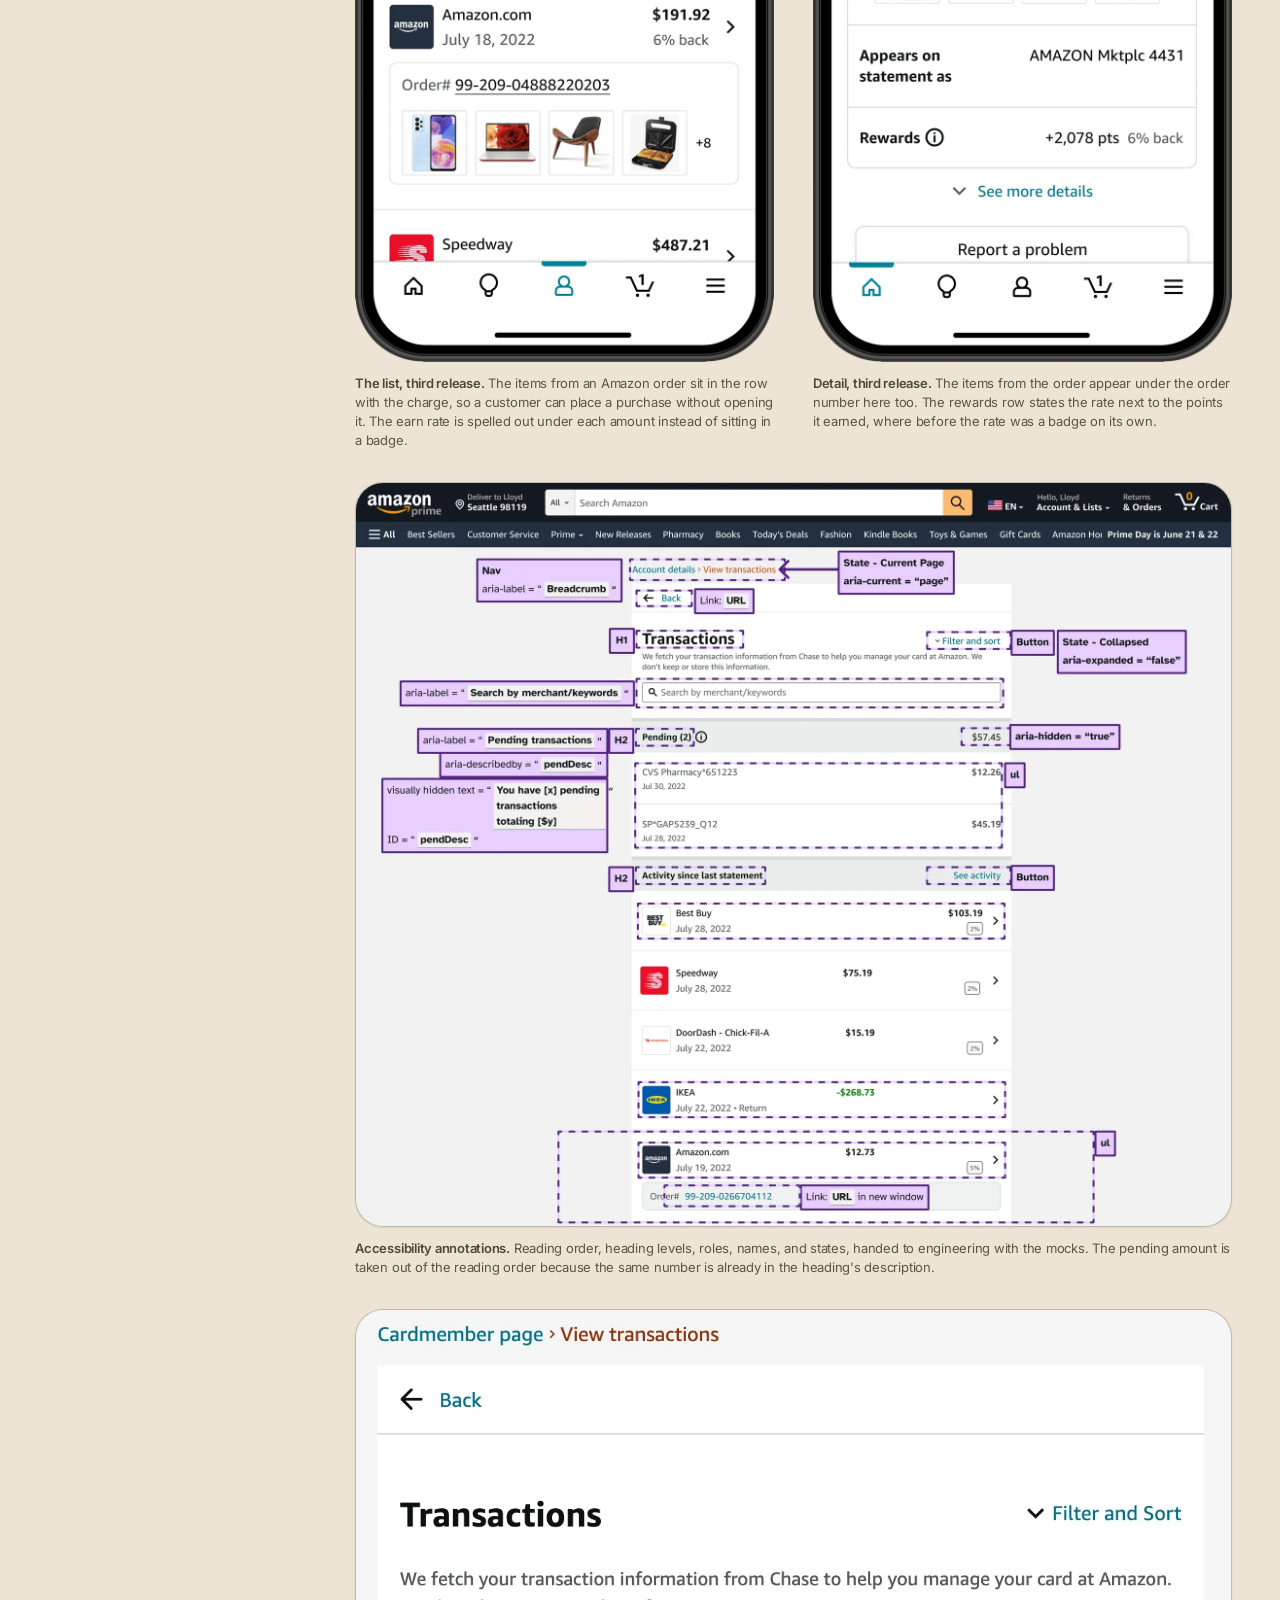
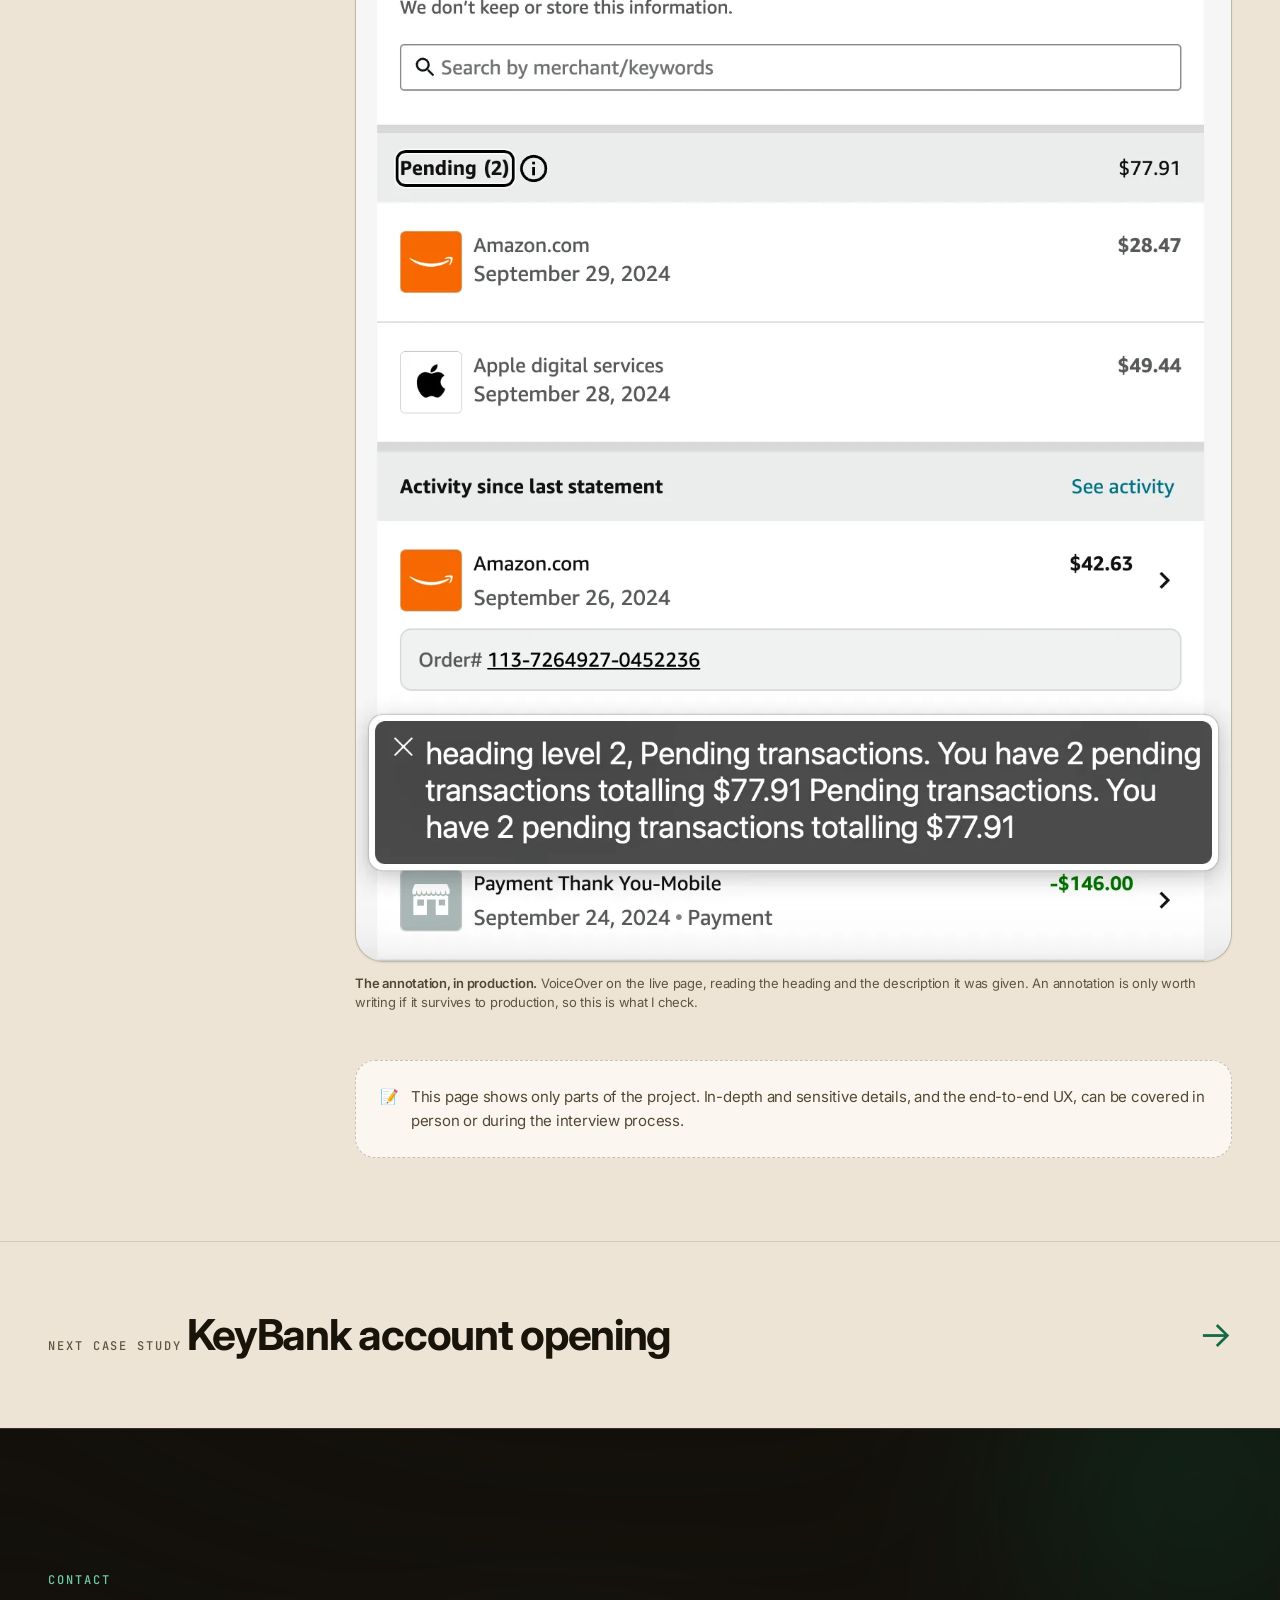
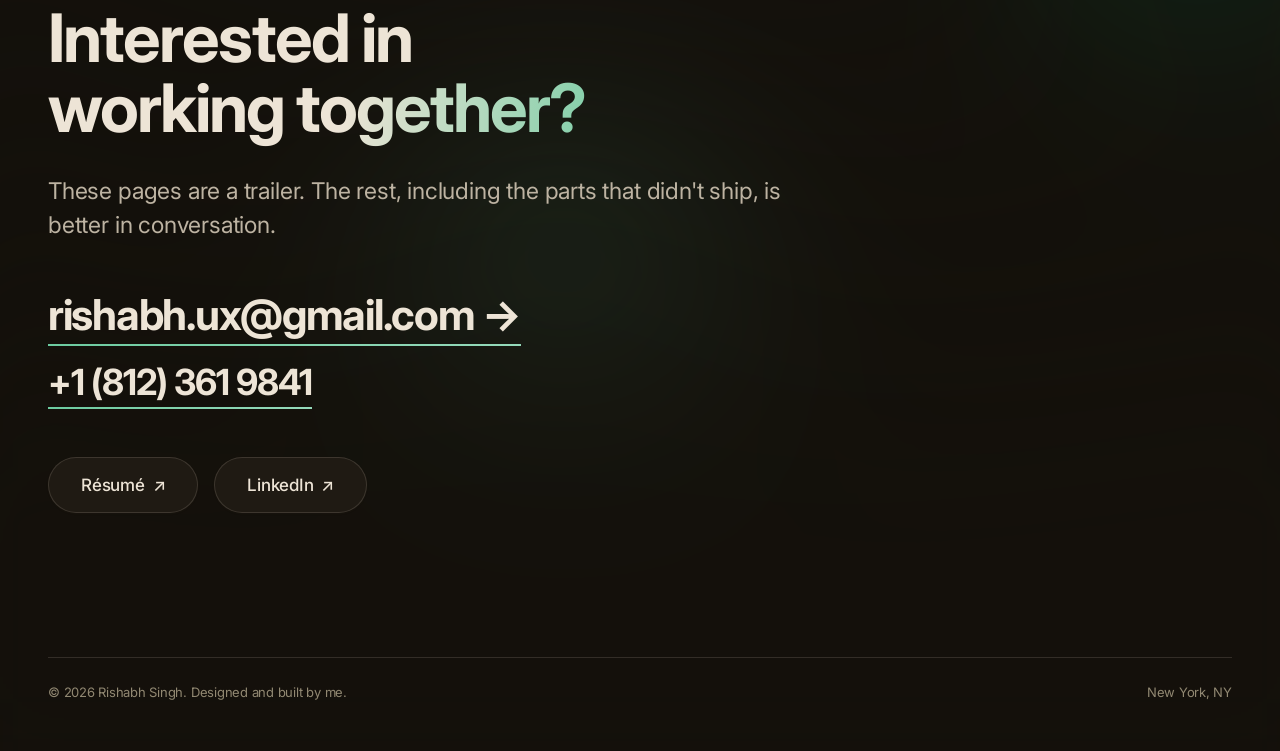
<file: work/transactions.html>
<!DOCTYPE html>
<html lang="en">
<head>
<meta charset="utf-8">
<meta name="viewport" content="width=device-width, initial-scale=1">
<title>Amazon Visa Transactions · Rishabh Singh</title>
<meta name="description" content="Managing the Amazon Visa meant leaving Amazon for Chase. I designed the transactions experience that replaced that handoff, and 1 and 2 star ratings fell 10%.">
<meta name="author" content="Rishabh Singh">
<meta name="theme-color" content="#FBF7F1">

<meta property="og:type" content="article">
<meta property="og:title" content="Amazon Visa Transactions · Rishabh Singh">
<meta property="og:description" content="Viewing, troubleshooting, and disputing Amazon Visa transactions, on Amazon. 1 and 2 star ratings fell 10% and the app rating rose to 4.1.">
<meta property="og:url" content="https://www.rishabhsingh.design/work/transactions.html">
<meta name="twitter:card" content="summary_large_image">

<link rel="canonical" href="https://www.rishabhsingh.design/work/transactions.html">
<link rel="icon" href="../assets/img/favicon.svg" type="image/svg+xml">

<link rel="preconnect" href="https://fonts.googleapis.com">
<link rel="preconnect" href="https://fonts.gstatic.com" crossorigin>
<link href="https://fonts.googleapis.com/css2?family=Inter:wght@400;500;600;700;800&family=JetBrains+Mono:wght@400;500&display=swap" rel="stylesheet">

<link rel="stylesheet" href="../assets/css/tokens.css">
<link rel="stylesheet" href="../assets/css/base.css">
<link rel="stylesheet" href="../assets/css/components.css">
</head>

<body>
<a class="skip-link" href="#background">Skip to the case study</a>

<div class="progress" aria-hidden="true"><div class="progress__fill"></div></div>

<header class="nav">
  <div class="nav__inner">
    <a class="nav__brand" href="../index.html" aria-label="Rishabh Singh, home">
      <span class="nav__dot" aria-hidden="true"></span> Rishabh Singh
    </a>
    <nav class="nav__links" aria-label="Primary">
      <a class="nav__link" href="../index.html#work">Work</a>
      <a class="nav__link" href="../practice.html">Standards and tools</a>
      <a class="nav__link" href="../about.html">About</a>
      <a class="nav__link" href="#contact">Contact</a>
      <a class="btn btn--primary" href="https://docs.google.com/document/d/1EHUuTUFj9zlCdyJktXC0rGSdesHq1b7P/edit" target="_blank" rel="noopener">Résumé <span aria-hidden="true">↗</span></a>
    </nav>
  </div>
</header>

<main id="main">

  <section class="case-hero case-hero--split">
    <div class="aurora" aria-hidden="true">
      <span class="aurora__blob aurora__blob--1"></span>
      <span class="aurora__blob aurora__blob--2"></span>
    </div>

    <div class="container case-hero__inner">
      <a class="case-back" href="../index.html#work">
        <span class="case-back__glyph" aria-hidden="true">←</span> All work
      </a>

      <div class="case-hero__grid">
        <div>
          <p class="label case-hero__cat">
            <span aria-hidden="true">💳</span> Credit card servicing
          </p>

          <h1 class="mega case-hero__title" data-split>
            Amazon Visa <span class="grad-text">Transactions</span>
          </h1>

          <dl class="case-meta reveal">
            <div>
              <dt class="label">Role</dt>
              <dd>UX Designer, transactions end to end</dd>
            </div>
            <div>
              <dt class="label">Team</dt>
              <dd>Product Manager, me, 12 engineers</dd>
            </div>
            <div>
              <dt class="label">Timeline</dt>
              <dd class="num">October 2023, September 2024, September 2025</dd>
            </div>
            <div>
              <dt class="label">Impact</dt>
              <dd class="num">10% fewer 1 and 2 star ratings, app rating up&nbsp;to&nbsp;4.1</dd>
            </div>
          </dl>
        </div>

        <div class="case-hero__media reveal-pop">
          <div class="case-hero__device case-hero__device--bare">
            <img src="../assets/img/transactions/list-p1.webp"
                 alt="The Transactions screen in the Amazon app, with a Filter and Sort control, a note that transaction information is fetched from Chase and not stored, a search by merchant or keywords field, two pending charges totalling 57 dollars 45 cents from CVS Pharmacy and GAP, and Activity since last statement showing a 487 dollar 21 cent Best Buy charge earning 2 percent."
                 width="862" height="1776" decoding="async">
          </div>
        </div>
      </div>

    </div>
  </section>

  <section class="case-section" id="background" aria-labelledby="background-heading">
    <div class="container case-section__grid">
      <div class="case-section__aside reveal">
        <span class="label case-section__num num">01</span>
        <h2 class="display-3 case-section__title" id="background-heading">Background</h2>
      </div>

      <div class="case-section__body reveal">
        <figure class="pull-quote">
          <blockquote>
            <p>If this is the Amazon credit card why can't I access the account from Amazon</p>
          </blockquote>
          <figcaption>1 star review, Amazon Visa customer, February 2021</figcaption>
        </figure>

        <div class="prose">
          <p>
            The Amazon Visa is the co-branded credit card with Chase, and Amazon's flagship payment
            product. Until 2023, managing the Amazon Visa through Chase led to friction, with almost
            half of 1 and 2 star reviews citing poor account management, 20% of new customers paying
            late fees due to delays on receiving the physical card, and 6% closing their accounts in
            2020.
          </p>
          <p>
            To reduce late fees and improve ratings, Amazon's S-team brought card management
            in-house. I led the UX for three key projects, Pay Bill, View Statements, and View
            Transactions, using customer insights from research to shape the UX strategy and inform
            product goals.
          </p>
        </div>

        <div class="shots">
          <figure class="shot">
            <div class="shot__frame shot__frame--bare">
              <img src="../assets/img/transactions/evidence-reviews.webp"
                   alt="Two panels side by side. A photo of a hand tapping a Prime Visa card on a card reader at a grocery checkout, and the Amazon reviews page for the card filtered to 1 star only, showing 9,289 ratings with reviews titled Most difficult card to access online and Impossible to deal with web site, both describing failed attempts to sign in and see a balance."
                   width="1800" height="805" loading="lazy" decoding="async">
            </div>
            <figcaption><b>The evidence.</b> The card's own reviews page, filtered to 1 star. What customers were rating was account management, not the card.</figcaption>
          </figure>
        </div>
      </div>
    </div>
  </section>

  <section class="case-section" aria-labelledby="goals-heading">
    <div class="container case-section__grid">
      <div class="case-section__aside reveal">
        <span class="label case-section__num num">02</span>
        <h2 class="display-3 case-section__title" id="goals-heading">Project goals</h2>
      </div>

      <div class="case-section__body reveal">
        <div class="prose">
          <p>
            The project aimed to reduce 1 and 2 star ratings by 10%, enabling customers to view,
            troubleshoot, and dispute Amazon Visa transactions by providing fast and clear navigation
            to transactions of interest and easier usability.
          </p>
          <p>
            I scoped the competitor landscape, collaborated on business requirements, and obtained
            alignment with Chase business and legal. The effort delivered four things:
          </p>
        </div>

        <ul class="case-list">
          <li><strong>A UX vision for transactions.</strong> The full experience, past what the first release could support.</li>
          <li><strong>A UX proposal for the initial release.</strong> The subset that was feasible inside the platform we had.</li>
          <li><strong>Accessibility annotations.</strong> Reading order, headings, roles, names, and states, handed over with the mocks.</li>
          <li><strong>A testable prototype.</strong> Something reviewers and research could operate rather than read about.</li>
        </ul>
      </div>
    </div>
  </section>

  <section class="case-section" aria-labelledby="role-heading">
    <div class="container case-section__grid">
      <div class="case-section__aside reveal">
        <span class="label case-section__num num">03</span>
        <h2 class="display-3 case-section__title" id="role-heading">Team and role</h2>
      </div>

      <div class="case-section__body reveal">
        <div class="prose">
          <p>
            A Product Manager, me as the UX Designer, and 12 engineers. My responsibilities were:
          </p>
        </div>

        <ul class="case-list">
          <li>Interaction design flows</li>
          <li>High-fidelity mock ups</li>
          <li>Prototyping</li>
          <li>Organizing leadership reviews, at both Amazon and Chase</li>
          <li>Accessibility annotations</li>
        </ul>
      </div>
    </div>
  </section>

  <section class="case-section" aria-labelledby="outcomes-heading">
    <div class="container case-section__grid">
      <div class="case-section__aside reveal">
        <span class="label case-section__num num">04</span>
        <h2 class="display-3 case-section__title" id="outcomes-heading">Design and outcomes</h2>
      </div>

      <div class="case-section__body reveal">
        <div class="prose">
          <p>
            After aligning on the UX vision at Amazon and collaborating with Chase, we faced
            technical constraints due to Chase's API limitations, which impacted the initial feature
            set. I refined the UX to focus on feasible features for the first release, and secured
            Chase's commitment for future updates.
          </p>
          <p>
            Through multiple reviews with teams across Amazon and Chase, I delivered a user-centric
            experience that achieved 90% of our original UX vision by the September 2024 release. The
            rest shipped by September 2025, so the whole vision is now live.
          </p>
          <p>
            Accessibility annotations were a deliverable here, not a review step. Reading order,
            heading levels, roles, names, and states went to engineering with the mocks, including
            visually hidden text that summarizes the pending total so a screen reader user hears it
            from the heading instead of adding up the rows. The last two figures in Experience are the
            annotation sheet and the VoiceOver output from the shipped page.
          </p>
        </div>

        <div class="stat-band">
          <p class="stat">
            <span class="stat__value num" data-count>10%</span>
            <span class="stat__label">Fewer 1 and 2 star ratings, against a 10% goal</span>
          </p>
          <p class="stat">
            <span class="stat__value num" data-count>4.1</span>
            <span class="stat__label">App rating, up 0.4 points</span>
          </p>
          <p class="stat">
            <span class="stat__value num" data-count>+4.5%</span>
            <span class="stat__label">Spend lift, 36% of it off Amazon</span>
          </p>
          <p class="stat">
            <span class="stat__value num" data-count>100%</span>
            <span class="stat__label">Of the UX vision shipped by September 2025</span>
          </p>
        </div>
      </div>
    </div>
  </section>

  <section class="case-section" aria-labelledby="experience-heading">
    <div class="container case-section__grid">
      <div class="case-section__aside reveal">
        <span class="label case-section__num num">05</span>
        <h2 class="display-3 case-section__title" id="experience-heading">Experience</h2>
      </div>

      <div class="case-section__body reveal">
        <div class="shots shots--pair">
          <figure class="shot">
            <div class="shot__frame shot__frame--device">
              <img src="../assets/img/transactions/list-p0.webp"
                   alt="The Transactions screen at the first release, with a note that transaction information is fetched from Chase and not stored, a search by merchant or keywords field, a Pending section totalling 57 dollars 45 cents, and Activity since last statement listing a 487 dollar 21 cent Best Buy charge."
                   width="862" height="1776" loading="lazy" decoding="async">
            </div>
            <figcaption><b>The list, first release.</b> Pending and posted activity, searchable, on Amazon for the first time. This is the version scoped to what the first release could support.</figcaption>
          </figure>

          <figure class="shot">
            <div class="shot__frame shot__frame--device">
              <img src="../assets/img/transactions/detail-p0.webp"
                   alt="A transaction detail screen for a 103 dollar 19 cent Best Buy charge on March 20, 2022, listing the method as in person, the transaction location with a phone number, the merchant type, and rewards of 1,039 points at 1 percent, above a See more details link and a Report a problem link."
                   width="862" height="1776" loading="lazy" decoding="async">
            </div>
            <figcaption><b>Transaction detail.</b> Enough to recognize a charge: where it happened, when, how it was paid, and what it earned.</figcaption>
          </figure>
        </div>

        <div class="shots shots--pair">
          <figure class="shot">
            <div class="shot__frame shot__frame--device">
              <img src="../assets/img/transactions/detail-p0-expanded.webp"
                   alt="The same Best Buy transaction with details expanded, adding the posted date, transaction type, description, and a transaction identification number, above a Report a problem link and a disclaimer that details may be preliminary and that the periodic statement is the official record."
                   width="862" height="1776" loading="lazy" decoding="async">
            </div>
            <figcaption><b>Expanded, for troubleshooting.</b> The identifiers a customer needs when a charge does not look right, collapsed by default so the common case stays short.</figcaption>
          </figure>

          <figure class="shot">
            <div class="shot__frame shot__frame--device">
              <img src="../assets/img/transactions/detail-p0-amazon.webp"
                   alt="A transaction detail screen for a 368 dollar 73 cent Amazon Marketplace charge on July 19, 2022, listing the method as online mail or phone, an order number shown as a link, the merchant type, and 18,436 rewards points earned at 5 percent."
                   width="862" height="1776" loading="lazy" decoding="async">
            </div>
            <figcaption><b>An Amazon charge, on Amazon.</b> The order number is a link back to the order behind the charge, which is the version of this screen only Amazon could build.</figcaption>
          </figure>
        </div>

        <div class="shots shots--pair">
          <figure class="shot">
            <div class="shot__frame shot__frame--device">
              <img src="../assets/img/transactions/statement-summary.webp"
                   alt="A statement summary sheet over the dimmed transactions list, headed May 24, 2022 statement, listing last statement balance, payments, credits, purchases, cash advances, balance transfers, fees charged, interest charged of 21 dollars 55 cents, and next statement balance, with a Statement PDF button beside a Done button."
                   width="862" height="1776" loading="lazy" decoding="async">
            </div>
            <figcaption><b>Statement summary, in place.</b> Opened over the list instead of on its own page, so a customer checking one month does not lose where they were.</figcaption>
          </figure>

          <figure class="shot">
            <div class="shot__frame shot__frame--device">
              <img src="../assets/img/transactions/report-a-problem.webp"
                   alt="A Report a problem sheet over a dimmed transaction detail, with three numbered steps: open this transaction on Chase dot com or the Chase mobile app, tap Report a problem, and follow the prompts on the screen, above a Done button."
                   width="862" height="1776" loading="lazy" decoding="async">
            </div>
            <figcaption><b>Disputes, handed off honestly.</b> Disputes stayed at Chase in the first release, so the sheet names the three steps rather than dropping the customer onto a Chase home page.</figcaption>
          </figure>
        </div>

        <div class="shots shots--pair">
          <figure class="shot">
            <div class="shot__frame shot__frame--device">
              <img src="../assets/img/transactions/list-p1-activity.webp"
                   alt="The Transactions screen at the second release, with a Filter and Sort control, merchant logos beside each row, an order number shown inline under a 191 dollar 92 cent Amazon.com charge, and an IKEA row showing a 268 dollar 73 cent return in green."
                   width="862" height="1776" loading="lazy" decoding="async">
            </div>
            <figcaption><b>The list, second release.</b> Merchant logos, returns labelled as returns, order numbers inline, and filtering. The rows customers scan most now carry the things they scan for.</figcaption>
          </figure>

          <figure class="shot">
            <div class="shot__frame shot__frame--device">
              <img src="../assets/img/transactions/filter-and-sort.webp"
                   alt="The Filter and sort panel, with a time period selector noting up to 24 months of data available, a transaction type selector, a categories selector, an amount range with From and To fields, and a sort control set to newest first."
                   width="862" height="1776" loading="lazy" decoding="async">
            </div>
            <figcaption><b>Filter and sort.</b> Time period, type, category, and amount. The 24 month limit is stated in the panel rather than discovered when a filter comes back empty.</figcaption>
          </figure>
        </div>

        <div class="shots shots--pair">
          <figure class="shot">
            <div class="shot__frame shot__frame--device">
              <img src="../assets/img/transactions/detail-p1-merchant.webp"
                   alt="A transaction detail screen at the second release for a 103 dollar 19 cent Best Buy charge, with the merchant logo, a map of the store location, the street address as a link that opens in Google Maps with a phone number, the merchant type, and the name the charge appears under on the statement."
                   width="862" height="1776" loading="lazy" decoding="async">
            </div>
            <figcaption><b>Detail, second release.</b> The merchant's logo, a map of where the charge happened, and the name it appears under on the statement. Three ways to place a charge you do not remember.</figcaption>
          </figure>

          <figure class="shot">
            <div class="shot__frame shot__frame--device">
              <img src="../assets/img/transactions/detail-p1-amazon.webp"
                   alt="A transaction detail screen for a 368 dollar 73 cent Amazon.com charge with the Amazon logo, the method as online mail or phone, the order number as a link, the name it appears under on the statement, 2,078 rewards points earned at 6 percent, and a Report a problem button."
                   width="862" height="1776" loading="lazy" decoding="async">
            </div>
            <figcaption><b>The same screen for an Amazon charge.</b> Order number, statement name, and the rate that earned the points, so the reward is attached to the purchase that produced it.</figcaption>
          </figure>
        </div>

        <div class="shots shots--pair">
          <figure class="shot">
            <div class="shot__frame shot__frame--device">
              <img src="../assets/img/transactions/list-p2.webp"
                   alt="The transactions list at the third release, scrolled to Activity since last statement. A Best Buy row for 487 dollars 21 cents on July 28, 2022 reads 2 percent back under the amount, and an Amazon.com row for 191 dollars 92 cents on July 18, 2022 reads 6 percent back and opens out to an order number link with thumbnails of four items from that order and a plus 8 for the rest."
                   width="862" height="1776" loading="lazy" decoding="async">
            </div>
            <figcaption><b>The list, third release.</b> The items from an Amazon order sit in the row with the charge, so a customer can place a purchase without opening it. The earn rate is spelled out under each amount instead of sitting in a badge.</figcaption>
          </figure>

          <figure class="shot">
            <div class="shot__frame shot__frame--device">
              <img src="../assets/img/transactions/detail-p2-amazon.webp"
                   alt="A transaction detail screen at the third release for a 368 dollar 73 cent Amazon.com charge. Under the order number are thumbnails of four items from the order and a plus 8 for the rest, and the rewards row reads plus 2,078 points with 6 percent back beside it."
                   width="862" height="1776" loading="lazy" decoding="async">
            </div>
            <figcaption><b>Detail, third release.</b> The items from the order appear under the order number here too. The rewards row states the rate next to the points it earned, where before the rate was a badge on its own.</figcaption>
          </figure>
        </div>

        <div class="shots">
          <figure class="shot">
            <div class="shot__frame">
              <img src="../assets/img/transactions/accessibility-annotations.webp"
                   alt="An annotated desktop transactions page. Purple callouts mark the breadcrumb as a navigation landmark with aria-current set to page, Transactions as the level 1 heading, Filter and sort as a button with aria-expanded set to false, an aria-label on the search field, Pending and Activity since last statement as level 2 headings, the pending amount as aria-hidden true, visually hidden text reading you have x pending transactions totaling y dollars tied to the heading by aria-describedby, the transaction rows as unordered lists, and the order number as a link that opens in a new window."
                   width="1800" height="1530" loading="lazy" decoding="async">
            </div>
            <figcaption><b>Accessibility annotations.</b> Reading order, heading levels, roles, names, and states, handed to engineering with the mocks. The pending amount is taken out of the reading order because the same number is already in the heading's description.</figcaption>
          </figure>
        </div>

        <div class="shots">
          <figure class="shot">
            <div class="shot__frame">
              <img src="../assets/img/transactions/list-voiceover.webp"
                   alt="The shipped transactions page with the VoiceOver caption panel open across the bottom, reading: heading level 2, Pending transactions. You have 2 pending transactions totalling 77 dollars 91 cents."
                   width="1236" height="1768" loading="lazy" decoding="async">
            </div>
            <figcaption><b>The annotation, in production.</b> VoiceOver on the live page, reading the heading and the description it was given. An annotation is only worth writing if it survives to production, so this is what I check.</figcaption>
          </figure>
        </div>

        <p class="case-note">
          <span aria-hidden="true">📝</span>
          <span>This page shows only parts of the project. In-depth and sensitive details, and the
          end-to-end UX, can be covered in person or during the interview process.</span>
        </p>
      </div>
    </div>
  </section>

  <nav class="next-case" aria-label="Next case study">
    <div class="container">
      <a class="next-case__link" href="keybank.html">
        <span>
          <span class="label">Next case study</span>
          <span class="display-2 next-case__title">KeyBank account opening</span>
        </span>
        <span class="next-case__glyph arrow" aria-hidden="true">→</span>
      </a>
    </div>
  </nav>
</main>

<footer class="cta on-dark" id="contact">
  <div class="aurora" aria-hidden="true" style="opacity: 0.5">
    <span class="aurora__blob aurora__blob--2"></span>
    <span class="aurora__blob aurora__blob--3"></span>
  </div>

  <div class="container cta__inner">
    <p class="label label--accent">Contact</p>
    <h2 class="display-1 cta__title reveal" style="margin-top: var(--s-4)">
      Interested in working <span class="grad-text">together?</span>
    </h2>
    <p class="lead reveal">
      These pages are a trailer. The rest, including the parts that didn't ship, is better in
      conversation.
    </p>

    <div class="cta__contact reveal">
      <a class="cta__line cta__line--email" href="mailto:rishabh.ux@gmail.com">
        rishabh.ux@gmail.com <span class="arrow" aria-hidden="true">→</span>
      </a>
      <a class="cta__line cta__line--phone" href="tel:+18123619841">+1 (812) 361 9841</a>
    </div>

    <div class="cta__actions reveal">
      <a class="btn btn--lg" href="https://docs.google.com/document/d/1EHUuTUFj9zlCdyJktXC0rGSdesHq1b7P/edit" target="_blank" rel="noopener">Résumé <span aria-hidden="true">↗</span></a>
      <a class="btn btn--lg" href="https://www.linkedin.com/in/rishabh-singh-34b13a82/" target="_blank" rel="noopener">LinkedIn <span aria-hidden="true">↗</span></a>
    </div>

    <div class="cta__base">
      <p>© <span data-year>2026</span> Rishabh Singh. Designed and built by me.</p>
      <p>New York, NY</p>
    </div>
  </div>
</footer>

<script src="../assets/js/site.js" defer></script>
</body>
</html>
</file>
<file: assets/css/tokens.css>
:root {
  --bg: #EDE4D6;
  --bg-raised: #FBF7F0;
  --bg-raised-2: #E4D9C7;
  --bg-glass: rgba(251, 247, 240, 0.66);
  --bg-glass-strong: rgba(251, 247, 240, 0.88);

  --bg-dark: #14110C;
  --bg-dark-raised: #1F1A13;

  --text: #191409;
  --text-dim: #514834;
  --text-faint: #5E5540;

  --text-on-dark: #EDE4D6;
  --text-on-dark-2: #BDB3A2;

  --stroke: rgba(25, 20, 9, 0.12);
  --stroke-strong: rgba(25, 20, 9, 0.24);
  --stroke-on-dark: rgba(237, 228, 214, 0.14);

  --forest: #146A47;
  --forest-deep: #0E4E34;
  --forest-lift: #2E8C62;
  --forest-bright: #6CCBA0;

  --accent: var(--forest);
  --accent-2: var(--forest-deep);
  --accent-lift: var(--forest-lift);
  --accent-3: var(--forest-bright);
  --accent-ink: #FFFFFF;

  --grad-accent: linear-gradient(115deg, var(--accent), var(--accent-2));
  --grad-accent-soft: linear-gradient(115deg,
      color-mix(in oklab, var(--accent) 18%, transparent),
      color-mix(in oklab, var(--accent-3) 18%, transparent));
  --grad-text: linear-gradient(100deg, var(--accent-2) 4%, var(--accent) 55%, var(--accent-lift) 100%);
  --grad-accent-text: var(--grad-accent);
  --glow: 0 0 60px -12px color-mix(in oklab, var(--accent) 45%, transparent);

  --positive: #0B7B3C;

  --font-sans: "Inter", -apple-system, BlinkMacSystemFont, "SF Pro Display",
               "Segoe UI", Helvetica, Arial, sans-serif;
  --font-mono: "JetBrains Mono", ui-monospace, SFMono-Regular, Menlo, monospace;

  --w-regular: 400;
  --w-medium: 500;
  --w-semibold: 600;
  --w-bold: 700;
  --w-black: 800;

  --t-mega: clamp(2.75rem, 1rem + 6vw, 6rem);
  --t-display-1: clamp(2.25rem, 1.3rem + 3.6vw, 4.25rem);
  --t-display-2: clamp(1.75rem, 1.3rem + 1.7vw, 2.75rem);
  --t-display-3: clamp(1.5rem, 1.2rem + 1.4vw, 2.25rem);
  --t-stat: clamp(1.75rem, 1.35rem + 1.1vw, 2.5rem);
  --t-lead: clamp(1.125rem, 1rem + 0.55vw, 1.5rem);
  --t-deck: clamp(1.25rem, 1.05rem + 0.7vw, 1.75rem);
  --t-body: 1.0625rem;
  --t-small: 0.9375rem;
  --t-micro: 0.8125rem;
  --t-label: 0.75rem;

  --lh-mega: 1.05;
  --lh-tight: 1.05;
  --lh-snug: 1.16;
  --lh-normal: 1.45;
  --lh-relaxed: 1.6;

  --track-mega: -0.045em;
  --track-display: -0.03em;
  --track-tight: -0.014em;
  --track-label: 0.16em;

  --grad-text-bleed: 0.06em;

  --page-max: clamp(1280px, 78vw, 1800px);

  --measure: 54ch;
  --gutter: clamp(1.25rem, 0.6rem + 3vw, 3.5rem);

  --measure-card: 48ch;

  --measure-case: 55ch;
  --t-body-case: 1.25rem;

  --measure-case-wide: 58ch;
  --t-body-lead: clamp(var(--t-body-case), 2vw, 1.375rem);

  --t-lead-wide: clamp(1.125rem, 2.5vw, 1.5rem);

  --shots-gap: clamp(var(--s-5), 3vw, var(--s-7));

  --s-1: 0.25rem;
  --s-2: 0.5rem;
  --s-3: 0.75rem;
  --s-4: 1rem;
  --s-5: 1.5rem;
  --s-6: 2rem;
  --s-7: 3rem;
  --s-8: 4rem;
  --s-9: 6rem;
  --s-10: 9rem;
  --section-y: clamp(4.5rem, 2rem + 9vw, 10rem);

  --proto-h: 81rem;
  --proto-h-5: 76rem;
  --proto-h-4: 71rem;
  --proto-h-3: 63rem;
  --proto-h-2: 59rem;
  --proto-h-1: 51rem;

  --case-hero-phone-h: clamp(26rem, 64vh, 60rem);

  --r-sm: 6px;
  --r-md: 12px;
  --r-lg: 20px;
  --r-xl: 28px;
  --r-2xl: 40px;
  --r-full: 999px;

  --shadow-sm: 0 1px 2px rgba(60, 46, 28, 0.10);
  --shadow-md: 0 18px 40px -22px rgba(60, 46, 28, 0.32);
  --shadow-lg: 0 44px 90px -40px rgba(60, 46, 28, 0.40);
  --drop-shadow-lg: drop-shadow(0 26px 34px rgba(60, 46, 28, 0.30));

  --dur-fast: 140ms;
  --dur-base: 300ms;
  --dur-slow: 700ms;
  --dur-xslow: 1200ms;
  --ease-out: cubic-bezier(0.16, 1, 0.3, 1);
  --ease-spring: cubic-bezier(0.34, 1.56, 0.64, 1);
  --ease-in-out: cubic-bezier(0.76, 0, 0.24, 1);

  --z-grid: 0;
  --z-progress: 300;
  --z-nav: 200;
  --z-skip: 400;
}

.on-dark {
  --bg: var(--bg-dark);
  --bg-raised: var(--bg-dark-raised);
  --bg-raised-2: #29221A;
  --bg-glass: rgba(255, 255, 255, 0.07);
  --bg-glass-strong: rgba(255, 255, 255, 0.12);
  --text: var(--text-on-dark);
  --text-dim: var(--text-on-dark-2);
  --text-faint: #918872;
  --stroke: var(--stroke-on-dark);
  --stroke-strong: rgba(237, 228, 214, 0.28);
  --grad-text: linear-gradient(100deg, var(--text) 8%, var(--accent-3) 55%, var(--accent-lift) 100%);
  --grad-accent-text: linear-gradient(115deg,
      var(--accent-3),
      color-mix(in srgb, var(--accent-3) 72%, #FFFFFF));
  color-scheme: dark;
}
</file>
<file: assets/css/base.css>
*, *::before, *::after { box-sizing: border-box; }

html {
  -webkit-text-size-adjust: 100%;
  scroll-behavior: smooth;
  scroll-padding-top: 6rem;
  background: var(--bg);
  color-scheme: light;
}

body {
  margin: 0;
  background: var(--bg);
  color: var(--text);
  font-family: var(--font-sans);
  font-size: var(--t-body);
  line-height: var(--lh-relaxed);
  letter-spacing: var(--track-tight);
  -webkit-font-smoothing: antialiased;
  -moz-osx-font-smoothing: grayscale;
  overflow-x: hidden;
}

h1, h2, h3, h4, p, figure, blockquote, ul, ol, dl { margin: 0; }
ul, ol { padding: 0; list-style: none; }
img, svg, video { display: block; max-width: 100%; height: auto; }
a { color: inherit; text-decoration: none; }
button { font: inherit; color: inherit; background: none; border: 0; }

::selection { background: color-mix(in oklab, var(--accent) 24%, transparent); color: var(--text); }

:focus-visible {
  outline: 2px solid var(--accent);
  outline-offset: 4px;
  border-radius: var(--r-sm);
}

.mega, .display-1, .display-2, .display-3 {
  font-weight: var(--w-bold);
  color: var(--text);
  text-wrap: balance;
}

.mega {
  font-size: var(--t-mega);
  line-height: var(--lh-mega);
  letter-spacing: var(--track-mega);
  font-weight: var(--w-black);
  text-wrap: pretty;
}

.display-1 { font-size: var(--t-display-1); line-height: var(--lh-tight); letter-spacing: var(--track-display); }
.display-2 { font-size: var(--t-display-2); line-height: var(--lh-snug); letter-spacing: var(--track-display); }
.display-3 { font-size: var(--t-display-3); line-height: var(--lh-snug); letter-spacing: var(--track-display); }

.grad-text {
  background: var(--grad-text);
  background-size: 220% 100%;
  -webkit-background-clip: text;
  background-clip: text;
  color: transparent;
  padding-right: var(--grad-text-bleed);
  margin-right: calc(var(--grad-text-bleed) * -1);
  animation: grad-slide 9s var(--ease-in-out) infinite alternate;
}

@keyframes grad-slide {
  from { background-position: 0% 50%; }
  to   { background-position: 100% 50%; }
}

.lead {
  font-size: var(--t-lead);
  line-height: var(--lh-normal);
  color: var(--text-dim);
  max-width: var(--measure);
  letter-spacing: -0.008em;
}

.prose { max-width: var(--measure); }
.prose p + p { margin-top: var(--s-4); }

.label {
  font-family: var(--font-mono);
  font-size: var(--t-label);
  font-weight: var(--w-medium);
  letter-spacing: var(--track-label);
  text-transform: uppercase;
  color: var(--text-faint);
  line-height: 1.2;
}

.label--accent {
  color: transparent;
  background: var(--grad-accent-text);
  -webkit-background-clip: text;
  background-clip: text;
}

.small { font-size: var(--t-small); }
.micro { font-size: var(--t-micro); }
.dim { color: var(--text-dim); }
.faint { color: var(--text-faint); }
.num { font-variant-numeric: tabular-nums; }
.nowrap { white-space: nowrap; }

.container {
  width: 100%;
  max-width: var(--page-max);
  margin-inline: auto;
  padding-inline: var(--gutter);
}

.section { padding-block: var(--section-y); position: relative; }

.band {
  position: relative;
  background: var(--bg);
  border-radius: var(--r-2xl);
  margin-inline: clamp(0px, -1rem + 2vw, 1rem);
  overflow: clip;
}

.rule { border: 0; border-top: 1px solid var(--stroke); margin: 0; }

.skip-link {
  position: absolute;
  left: var(--s-4); top: var(--s-4);
  z-index: var(--z-skip);
  padding: var(--s-2) var(--s-4);
  background: var(--bg-dark); color: var(--text-on-dark);
  border-radius: var(--r-full);
  font-size: var(--t-small);
  transform: translateY(-200%);
  transition: transform var(--dur-base) var(--ease-out);
}

.skip-link:focus-visible { transform: translateY(0); }

.visually-hidden {
  position: absolute; width: 1px; height: 1px;
  padding: 0; margin: -1px; overflow: hidden;
  clip-path: inset(50%); white-space: nowrap; border: 0;
}

.js-motion .reveal {
  opacity: 0;
  transform: translateY(28px);
  transition: opacity var(--dur-slow) var(--ease-out),
              transform var(--dur-slow) var(--ease-out);
}

.js-motion .reveal.is-in { opacity: 1; transform: none; }

.js-motion .reveal-pop {
  opacity: 0;
  transform: translateY(40px) scale(0.965);
  transition: opacity var(--dur-xslow) var(--ease-out),
              transform var(--dur-xslow) var(--ease-out);
}

.js-motion .reveal-pop.is-in { opacity: 1; transform: none; }

.js-motion .reveal-stagger > * {
  opacity: 0;
  transform: translateY(20px);
  transition: opacity var(--dur-slow) var(--ease-out),
              transform var(--dur-slow) var(--ease-out);
  transition-delay: calc(var(--i, 0) * 80ms);
}

.js-motion .reveal-stagger.is-in > * { opacity: 1; transform: none; }

.word {
  --word-bleed: 0.22em;
  display: inline-block;
  overflow: hidden;
  white-space: nowrap;
  vertical-align: bottom;
  padding: var(--word-bleed) calc(var(--word-bleed) * 0.4);
  margin: calc(var(--word-bleed) * -1) calc(var(--word-bleed) * -0.4);
}

.word > span {
  display: inline-block;
  transform: translateY(130%);
  animation: word-up 1s var(--ease-out) forwards;
  animation-delay: calc(var(--wi, 0) * 65ms + 120ms);
}

@keyframes word-up { to { transform: none; } }

@supports (animation-timeline: view()) {
  .parallax-slow {
    animation: parallax-rise linear both;
    animation-timeline: view();
    animation-range: entry 0% cover 100%;
  }

  @keyframes parallax-rise {
    from { transform: translateY(6%); }
    to   { transform: translateY(-6%); }
  }
}

@media (prefers-reduced-motion: reduce) {
  html { scroll-behavior: auto; }

  .js-motion .reveal,
  .js-motion .reveal-pop,
  .js-motion .reveal-stagger > * { opacity: 1; transform: none; }

  .word > span { transform: none; animation: none; }
  .grad-text { animation: none; }
  .parallax-slow { animation: none; }

  *, *::before, *::after {
    animation-duration: 0.01ms !important;
    animation-iteration-count: 1 !important;
    transition-duration: 0.01ms !important;
  }
}
</file>
<file: assets/css/components.css>
.progress {
  position: fixed;
  inset: 0 0 auto 0;
  height: 3px;
  z-index: var(--z-progress);
  background: transparent;
  pointer-events: none;
}

.progress__fill {
  height: 100%;
  width: 100%;
  transform-origin: 0 50%;
  transform: scaleX(0);
  background: var(--grad-accent);
}

.btn {
  --btn-bg: var(--bg-raised);
  position: relative;
  display: inline-flex;
  align-items: center;
  gap: var(--s-2);
  min-height: 2.875rem;
  padding: 0.75rem var(--s-5);
  border-radius: var(--r-full);
  background: var(--btn-bg);
  border: 1px solid var(--stroke);
  color: var(--text);
  font-size: var(--t-small);
  font-weight: var(--w-medium);
  line-height: 1;
  cursor: pointer;
  overflow: hidden;
  box-shadow: var(--shadow-sm);
  transition: transform var(--dur-base) var(--ease-spring),
              background var(--dur-base) var(--ease-out),
              border-color var(--dur-base) var(--ease-out),
              box-shadow var(--dur-base) var(--ease-out);
}

.btn:hover { transform: translateY(-2px); border-color: var(--stroke-strong); box-shadow: var(--shadow-md); }
.btn:active { transform: translateY(0) scale(0.985); }

.btn--primary {
  background: var(--grad-accent);
  border-color: transparent;
  color: var(--accent-ink);
  font-weight: var(--w-semibold);
}

.btn--primary:hover { box-shadow: var(--glow); }

.on-dark .btn--primary { border-color: var(--accent-lift); }

.btn--primary::after {
  content: "";
  position: absolute;
  inset: 0;
  background: linear-gradient(100deg, transparent 20%, rgba(255,255,255,0.40) 50%, transparent 80%);
  transform: translateX(-130%);
  transition: transform var(--dur-slow) var(--ease-out);
}

.btn--primary:hover::after { transform: translateX(130%); }

.btn--lg { min-height: 3.5rem; padding: 1rem var(--s-6); font-size: var(--t-body); }

.arrow { display: inline-block; transition: transform var(--dur-base) var(--ease-spring); }
a:hover .arrow, .btn:hover .arrow { transform: translateX(5px); }

.nav {
  position: fixed;
  top: var(--s-4);
  left: 50%;
  transform: translateX(-50%);
  z-index: var(--z-nav);
  width: min(100% - 2 * var(--s-4), var(--page-max));
  transition: top var(--dur-base) var(--ease-out);
}

.nav__inner {
  display: flex;
  align-items: center;
  justify-content: space-between;
  gap: var(--s-4);
  padding: 0.5rem 0.5rem 0.5rem var(--s-5);
  border-radius: var(--r-full);
  border: 1px solid transparent;
  background: transparent;
  transition: background var(--dur-base) var(--ease-out),
              border-color var(--dur-base) var(--ease-out),
              backdrop-filter var(--dur-base) var(--ease-out),
              box-shadow var(--dur-base) var(--ease-out);
}

.nav.is-stuck .nav__inner {
  background: var(--bg-glass-strong);
  border-color: var(--stroke);
  backdrop-filter: blur(18px) saturate(140%);
  box-shadow: var(--shadow-md);
}

.nav__brand {
  display: inline-flex;
  align-items: center;
  gap: var(--s-2);
  font-size: 1rem;
  font-weight: var(--w-semibold);
  letter-spacing: -0.02em;
  color: var(--text);
  white-space: nowrap;
}

.nav__dot {
  width: 10px; height: 10px;
  border-radius: var(--r-full);
  background: var(--grad-accent);
  box-shadow: 0 0 16px color-mix(in oklab, var(--accent) 70%, transparent);
  animation: pulse 3.2s var(--ease-in-out) infinite;
}

@keyframes pulse {
  0%, 100% { transform: scale(1); opacity: 1; }
  50% { transform: scale(1.35); opacity: 0.75; }
}

.nav__links { display: flex; align-items: center; gap: var(--s-1); }

.nav__link {
  padding: 0.625rem var(--s-4);
  border-radius: var(--r-full);
  font-size: var(--t-small);
  color: var(--text-dim);
  transition: color var(--dur-fast) var(--ease-out), background var(--dur-fast) var(--ease-out);
}

.nav__link:hover { color: var(--text); background: var(--bg-raised-2); }

@media (max-width: 46rem) {
  .nav__inner { padding: 0.375rem 0.375rem 0.375rem var(--s-4); }
  .nav__brand { font-size: 0.875rem; }
  .nav__link { padding: 0.5rem var(--s-2); font-size: var(--t-micro); }
  .nav__links .nav__link:not([href="about.html"]) { display: none; }
  .nav .btn { min-height: 2.25rem; padding: 0.5rem var(--s-4); font-size: var(--t-micro); }
}

.aurora {
  position: absolute;
  inset: -20% -10% auto -10%;
  height: 130%;
  pointer-events: none;
  z-index: 0;
  filter: blur(80px) saturate(120%);
  opacity: 0.55;
}

.aurora__blob {
  position: absolute;
  width: 48vw;
  aspect-ratio: 1;
  border-radius: 50%;
  mix-blend-mode: multiply;
  will-change: transform;
  animation: drift 26s var(--ease-in-out) infinite alternate;
}

.aurora__blob--1 { left: -6vw;  top: 2vh;  background: radial-gradient(circle at 40% 40%, var(--accent-3), transparent 64%); }
.aurora__blob--2 { right: -8vw; top: -6vh; background: radial-gradient(circle at 50% 50%, var(--accent), transparent 64%); animation-duration: 32s; animation-delay: -6s; opacity: 0.7; }
.aurora__blob--3 { left: 30vw;  top: 40vh; background: radial-gradient(circle at 50% 50%, var(--accent-3), transparent 68%); animation-duration: 38s; animation-delay: -14s; opacity: 0.6; }

.on-dark .aurora__blob { mix-blend-mode: screen; }

@keyframes drift {
  from { transform: translate3d(0, 0, 0) scale(1); }
  to   { transform: translate3d(6vw, -5vh, 0) scale(1.18); }
}

.aurora::after {
  content: "";
  position: absolute;
  inset: 0;
  background: radial-gradient(130% 80% at 50% 0%, transparent 18%, var(--bg) 92%);
}

.hero {
  position: relative;
  min-height: min(100svh, max(56rem, 64svh));
  display: flex;
  align-items: center;
  padding-block: clamp(7rem, 5rem + 8vw, 10rem) var(--s-8);
  overflow: clip;
}

.hero__inner { position: relative; z-index: 1; }

.hero__eyebrow {
  --bulb: 6rem;
  --tube: 2.375rem;
  position: relative;
  display: inline-flex;
  align-items: center;
  gap: var(--s-3);
  padding: 0.5rem var(--s-5) 0.5rem calc(var(--bulb) + var(--s-4));
  border-radius: var(--r-full);
  background: var(--bg-glass);
  border: 1px solid var(--stroke);
  backdrop-filter: blur(12px);
  margin-bottom: calc(var(--s-6) + (var(--bulb) - var(--tube)) / 2);
}

@media (max-width: 34rem) {
  .hero__eyebrow { --bulb: 4.5rem; }
}

.hero__wave {
  font-size: 1rem;
  transform-origin: 70% 70%;
  animation: wave 2.4s var(--ease-in-out) 1.2s 3;
}

@keyframes wave {
  0%, 60%, 100% { transform: rotate(0deg); }
  10%, 30% { transform: rotate(16deg); }
  20%, 40% { transform: rotate(-10deg); }
}

.hero__title { max-width: 22ch; margin-bottom: var(--s-6); }

.hero__lead {
  max-width: 55ch;
  font-size: var(--t-deck);
}

.hero__portrait {
  position: absolute;
  left: 0;
  top: 50%;
  translate: 0 -50%;
  width: var(--bulb);
  aspect-ratio: 1;
  border-radius: var(--r-full);
  padding: 3px;
  background: conic-gradient(from 210deg, var(--accent), var(--accent-3), var(--accent-2), var(--accent));
  box-shadow: var(--shadow-md);
}

.hero__portrait img {
  display: block;
  width: 100%; height: 100%;
  border-radius: inherit;
  object-fit: cover;
  background: var(--bg-raised);
}

.hero__cue {
  display: inline-flex;
  align-items: center;
  gap: var(--s-2);
  margin-top: var(--s-8);
  color: var(--text-faint);
}

.hero__cue-line {
  width: 1px; height: 34px;
  background: linear-gradient(to bottom, var(--stroke-strong), transparent);
  position: relative;
  overflow: hidden;
}

.hero__cue-line::after {
  content: "";
  position: absolute;
  inset: 0 auto auto 0;
  width: 1px; height: 12px;
  background: var(--accent);
  animation: cue 2.4s var(--ease-in-out) infinite;
}

@keyframes cue {
  0% { transform: translateY(-14px); opacity: 0; }
  40% { opacity: 1; }
  100% { transform: translateY(34px); opacity: 0; }
}

.marquee {
  position: relative;
  display: flex;
  gap: var(--s-6);
  padding-block: var(--s-5);
  border-top: 1px solid var(--stroke);
  border-bottom: 1px solid var(--stroke);
  overflow: hidden;
  mask-image: linear-gradient(90deg, transparent, #000 12%, #000 88%, transparent);
}

.marquee__track {
  display: flex;
  gap: var(--s-6);
  flex: none;
  padding-right: var(--s-6);
  animation: marquee 34s linear infinite;
}

.marquee:hover .marquee__track { animation-play-state: paused; }

.marquee__item {
  display: inline-flex;
  align-items: center;
  gap: var(--s-3);
  white-space: nowrap;
  color: var(--text-dim);
  font-size: var(--t-small);
}

.marquee__item::before {
  content: "";
  width: 6px; height: 6px;
  border-radius: var(--r-full);
  background: var(--grad-accent);
  flex: none;
}

@keyframes marquee { to { transform: translateX(-100%); } }

.marquee--skills .marquee__track { animation-duration: 72s; }

@media (prefers-reduced-motion: reduce) {
  .marquee__track { animation: none; }
  .marquee { mask-image: none; flex-wrap: wrap; }
}

.section-head {
  display: flex;
  align-items: flex-end;
  justify-content: space-between;
  gap: var(--s-5);
  padding-bottom: var(--s-5);
  border-bottom: 1px solid var(--stroke);
}

.section-head__title { max-width: 26ch; }

.projects {
  display: grid;
  gap: clamp(var(--s-7), 4vw, var(--s-9));
  margin-top: var(--s-8);
}

.project {
  position: relative;
  border-radius: var(--r-2xl);
  border: 2px solid var(--stroke);
  background:
    radial-gradient(120% 120% at 100% 0%, color-mix(in oklab, var(--accent) 9%, transparent), transparent 60%),
    var(--bg-raised);
  overflow: clip;
  box-shadow: var(--shadow-sm);
  transition: border-color var(--dur-base) var(--ease-out),
              box-shadow var(--dur-slow) var(--ease-out);
}

.project:hover,
.project:focus-within {
  border-color: var(--accent);
  box-shadow: var(--shadow-lg);
}

.project__grid {
  display: grid;
  grid-template-columns: minmax(0, 1fr) minmax(0, 1fr);
  gap: clamp(var(--s-5), 3vw, var(--s-8));
  padding: clamp(var(--s-5), 3vw, var(--s-8));
  align-items: center;
}

.project:nth-child(even) .project__media { order: -1; }

.project__body { min-width: 0; }

.project__meta {
  display: flex;
  align-items: center;
  gap: var(--s-3);
  margin-bottom: var(--s-5);
}

.project__index {
  font-family: var(--font-mono);
  font-size: var(--t-label);
  font-weight: var(--w-medium);
  letter-spacing: var(--track-label);
  padding: 0.375rem 0.625rem;
  border-radius: var(--r-sm);
  background: var(--grad-accent);
  color: var(--accent-ink);
}

.project__tag {
  padding: 0.375rem var(--s-3);
  border-radius: var(--r-full);
  border: 1px solid color-mix(in oklab, var(--accent) 40%, transparent);
  background: color-mix(in oklab, var(--accent) 12%, transparent);
  color: var(--text);
}

.project__title { margin-bottom: var(--s-4); max-width: 20ch; }

.project__title a {
  color: inherit;
  background-image: var(--grad-accent);
  background-size: 0% 2px;
  background-repeat: no-repeat;
  background-position: 0 100%;
  transition: background-size var(--dur-slow) var(--ease-out);
}

.project:hover .project__title a { background-size: 100% 2px; }

.project__summary { color: var(--text-dim); max-width: var(--measure-card); }

.project__stats {
  display: grid;
  grid-template-columns: repeat(auto-fit, minmax(6.5rem, 1fr));
  gap: var(--s-4) var(--s-5);
  margin-top: var(--s-6);
  padding-top: var(--s-6);
  border-top: 1px solid var(--stroke);
}

.stat__value {
  display: block;
  font-size: var(--t-stat);
  text-wrap: balance;
  font-weight: var(--w-black);
  letter-spacing: var(--track-mega);
  line-height: 1;
  font-variant-numeric: tabular-nums;
  background: var(--grad-accent);
  -webkit-background-clip: text;
  background-clip: text;
  color: transparent;
}

.stat__label {
  display: block;
  margin-top: var(--s-2);
  max-width: 20ch;
  color: var(--text-faint);
  font-size: var(--t-micro);
  line-height: 1.35;
  letter-spacing: 0;
}

.project__cta {
  display: inline-flex;
  align-items: center;
  gap: var(--s-2);
  margin-top: var(--s-6);
  font-size: var(--t-small);
  font-weight: var(--w-semibold);
  color: var(--text);
}

.project__media {
  position: relative;
  border-radius: var(--r-xl);
  overflow: hidden;
  background: color-mix(in oklab, var(--accent) 7%, var(--bg-raised-2));
  aspect-ratio: 4 / 3;
  border: 1px solid var(--stroke);
  transform-style: preserve-3d;
  transition: transform var(--dur-slow) var(--ease-out);
}

.project__media img {
  width: 100%; height: 100%;
  object-fit: cover;
  transition: transform var(--dur-xslow) var(--ease-out);
}

.project:hover .project__media img { transform: scale(1.03); }

.project__chip {
  position: absolute;
  left: var(--s-4); top: var(--s-4);
  padding: 0.375rem var(--s-3);
  border-radius: var(--r-full);
  background: var(--bg-glass-strong);
  backdrop-filter: blur(10px);
  border: 1px solid var(--stroke-strong);
  color: var(--text);
}

.project__link::after {
  content: "";
  position: absolute;
  inset: 0;
  border-radius: var(--r-2xl);
}

.project__link:focus-visible { outline: none; }
.project__link:focus-visible::after { outline: 2px solid var(--accent); outline-offset: 6px; }

@media (max-width: 62rem) {
  .project__grid { grid-template-columns: 1fr; }
  .project:nth-child(even) .project__media { order: 0; }
  .project__media { order: -1; }
}

.practice { border-top: 1px solid var(--stroke); }

.practice-lead {
  margin-top: var(--s-6);
  display: grid;
  row-gap: var(--s-4);
}

.practice-lead p {
  margin: 0;
  color: var(--text-dim);
  font-size: var(--t-lead-wide);
  line-height: var(--lh-relaxed);
  letter-spacing: -0.008em;
  text-wrap: pretty;
}

.practice-grid {
  display: grid;
  grid-template-columns: repeat(2, minmax(0, 1fr));
  gap: clamp(var(--s-5), 2.5vw, var(--s-6));
  margin-top: var(--s-8);
}

.practice-card {
  display: flex;
  flex-direction: column;
  padding: clamp(var(--s-5), 2.5vw, var(--s-6));
  border: 1px solid var(--stroke);
  border-radius: var(--r-lg);
  background: var(--bg-raised);
  color: inherit;
  text-decoration: none;
  transition: border-color var(--dur-base) var(--ease-out),
              box-shadow var(--dur-base) var(--ease-out);
}

.practice-card:hover {
  border-color: var(--accent);
  box-shadow: var(--shadow-sm);
}

.practice-card:hover .practice-card__title { color: var(--accent-2); }
.practice-card:hover .arrow { transform: translateX(var(--s-1)); }

.practice-card__title {
  font-size: var(--t-lead);
  font-weight: var(--w-semibold);
  letter-spacing: var(--track-tight);
  line-height: var(--lh-snug);
  transition: color var(--dur-base) var(--ease-out);
}

.practice-card__desc {
  margin-top: var(--s-3);
  color: var(--text-dim);
  font-size: var(--t-body);
  line-height: var(--lh-relaxed);
}

.practice-card__stat {
  display: flex;
  align-items: baseline;
  gap: var(--s-3);
  margin-top: var(--s-5);
  padding-top: var(--s-5);
  border-top: 1px solid var(--stroke);
}

.practice-card__value {
  font-size: var(--t-stat);
  font-weight: var(--w-black);
  letter-spacing: var(--track-mega);
  line-height: 1;
  font-variant-numeric: tabular-nums;
  background: var(--grad-accent);
  -webkit-background-clip: text;
  background-clip: text;
  color: transparent;
}

.practice-card__unit {
  color: var(--text-dim);
  font-size: var(--t-small);
  line-height: 1.35;
}

.practice-card__cta {
  display: inline-flex;
  align-items: center;
  gap: var(--s-2);
  margin-top: auto;
  padding-top: var(--s-5);
  color: var(--accent-2);
  font-size: var(--t-small);
  font-weight: var(--w-semibold);
}

@media (max-width: 860px) {
  .practice-grid { grid-template-columns: minmax(0, 1fr); }
}

.cta {
  position: relative;
  background: var(--bg);
  overflow: clip;
  padding-block: clamp(5rem, 3rem + 9vw, 9rem) var(--s-7);
  border-top: 1px solid var(--stroke);
}

.cta__inner { position: relative; z-index: 1; }

.cta__title { max-width: 20ch; margin-bottom: var(--s-6); }

.cta__actions {
  display: flex;
  flex-wrap: wrap;
  gap: var(--s-4);
  margin-top: var(--s-7);
}

.cta__contact {
  display: flex;
  flex-direction: column;
  align-items: flex-start;
  gap: var(--s-4);
  margin-top: var(--s-7);
}

.cta__line {
  display: inline-block;
  font-weight: var(--w-bold);
  line-height: var(--lh-snug);
  letter-spacing: var(--track-display);
  color: var(--text);
  background-image: var(--grad-accent-text);
  background-repeat: no-repeat;
  background-size: 100% 2px;
  background-position: 0 100%;
  padding-bottom: 0.15em;
  transition: background-size var(--dur-slow) var(--ease-out);
}

.cta__line:hover { background-size: 100% 6px; }

.cta__line--email { font-size: var(--t-display-2); }
.cta__line--phone { font-size: var(--t-display-3); }

.cta__base {
  display: flex;
  flex-wrap: wrap;
  justify-content: space-between;
  gap: var(--s-3);
  margin-top: var(--s-10);
  padding-top: var(--s-5);
  border-top: 1px solid var(--stroke);
  color: var(--text-faint);
  font-size: var(--t-micro);
}

.link-underline {
  color: var(--text);
  background-image: var(--grad-accent-text);
  background-size: 0% 2px;
  background-repeat: no-repeat;
  background-position: 0 100%;
  padding-bottom: 2px;
  transition: background-size var(--dur-base) var(--ease-out);
}

.link-underline:hover { background-size: 100% 2px; }

.case-hero {
  position: relative;
  min-height: min(100svh, max(56rem, 64svh));
  display: flex;
  align-items: center;
  overflow: clip;
  padding-block: clamp(6.5rem, 5rem + 7vw, 9rem) var(--s-7);
}

.case-hero__inner { position: relative; z-index: 1; width: 100%; }

.case-back {
  display: flex;
  width: fit-content;
  align-items: center;
  gap: var(--s-2);
  min-height: 44px;
  margin-bottom: var(--s-5);
  margin-inline-start: calc(-1 * var(--s-3));
  padding-inline: var(--s-3);
  font-size: var(--t-small);
  color: var(--text-dim);
}

.case-back:hover { color: var(--text); }
.case-back__glyph { transition: transform var(--dur-base) var(--ease-spring); }
.case-back:hover .case-back__glyph { transform: translateX(-4px); }

.case-hero__cat {
  display: inline-flex;
  align-items: center;
  gap: var(--s-2);
  padding: 0.375rem var(--s-3);
  border-radius: var(--r-full);
  border: 1px solid color-mix(in oklab, var(--accent) 40%, transparent);
  background: color-mix(in oklab, var(--accent) 12%, transparent);
  color: var(--text);
}

.case-hero__title { max-width: 24ch; margin-top: var(--s-5); }
.case-hero__deck {
  max-width: 42ch;
  margin-top: var(--s-5);
  font-size: var(--t-deck);
  color: var(--text-dim);
}

.case-meta {
  display: grid;
  grid-template-columns: repeat(auto-fit, minmax(11rem, 1fr));
  gap: var(--s-5);
  margin-top: var(--s-8);
  padding-top: var(--s-5);
  border-top: 1px solid var(--stroke);
}

.case-meta dd {
  margin: var(--s-2) 0 0;
  font-size: var(--t-small);
  color: var(--text);
}

.case-section { border-top: 1px solid var(--stroke); padding-block: clamp(3rem, 2rem + 4vw, 5.5rem); }

.case-section__grid {
  display: grid;
  grid-template-columns: minmax(0, clamp(16rem, 18vw, 26rem)) minmax(0, 1fr);
  gap: clamp(var(--s-5), 4vw, var(--s-8));
}

.case-section__aside { position: sticky; top: 7rem; align-self: start; }
.case-section__num { display: block; color: var(--text-faint); }
.case-section__title { margin-top: var(--s-3); }

.case-section__body {
  min-width: 0;
  font-size: var(--t-body-case);
  line-height: var(--lh-relaxed);
}

.case-section__body .prose { max-width: var(--measure-case); }
.case-section__body .prose p + p { margin-top: var(--s-5); }

.case-section__body .prose strong { color: var(--text); font-weight: var(--w-semibold); }

.case-section__body .case-list + .prose { margin-top: var(--s-6); }

@media (max-width: 62rem) {
  .case-section__grid { grid-template-columns: 1fr; }
  .case-section__aside { position: static; }
}

.pull-quote {
  max-width: var(--measure-case);
  padding-left: var(--s-5);
  border-left: 3px solid var(--accent);
  margin-bottom: var(--s-6);
}

.pull-quote blockquote p {
  font-size: var(--t-display-3);
  font-weight: var(--w-bold);
  line-height: var(--lh-snug);
  letter-spacing: var(--track-display);
  color: var(--text);
}

.pull-quote figcaption { margin-top: var(--s-4); font-size: var(--t-small); color: var(--text-faint); }

.case-list { display: grid; gap: var(--s-4); margin-top: var(--s-5); max-width: var(--measure-case); list-style: none; }

.case-list li { position: relative; padding-left: var(--s-5); color: var(--text-dim); }

.case-list li::before {
  content: "";
  position: absolute;
  left: 0; top: 0.62em;
  width: 7px; height: 7px;
  border-radius: var(--r-full);
  background: var(--grad-accent);
}

.case-list strong { color: var(--text); font-weight: var(--w-semibold); }

.stat-band {
  display: grid;
  grid-template-columns: repeat(2, minmax(0, 1fr));
  max-width: var(--measure-case);
  gap: var(--s-6);
  margin-top: var(--s-7);
  padding: clamp(var(--s-5), 3vw, var(--s-6));
  border-radius: var(--r-xl);
  border: 1px solid var(--stroke);
  background:
    radial-gradient(120% 120% at 100% 0%, color-mix(in oklab, var(--accent) 9%, transparent), transparent 60%),
    var(--bg-raised);
}

@media (max-width: 30rem) {
  .stat-band { grid-template-columns: 1fr; }
}

.stat-pill {
  display: inline-flex;
  align-items: baseline;
  flex-wrap: wrap;
  gap: var(--s-1) var(--s-3);
  margin-top: var(--s-7);
  padding: var(--s-4) var(--s-6);
  border-radius: var(--r-full);
  border: 1px solid var(--stroke);
  background:
    radial-gradient(120% 160% at 100% 0%, color-mix(in oklab, var(--accent) 9%, transparent), transparent 60%),
    var(--bg-raised);
}

.stat-pill__value {
  font-size: var(--t-stat);
  font-weight: var(--w-black);
  letter-spacing: var(--track-mega);
  line-height: 1;
  font-variant-numeric: tabular-nums;
  background: var(--grad-accent);
  -webkit-background-clip: text;
  background-clip: text;
  color: transparent;
}

.stat-pill__unit {
  color: var(--text-dim);
  font-size: var(--t-small);
  line-height: 1.35;
}

@media (max-width: 30rem) {
  .stat-pill {
    display: flex;
    border-radius: var(--r-xl);
    padding: var(--s-5);
  }
}

.shots-head {
  margin-top: var(--s-8);
  padding-top: var(--s-4);
  border-top: 1px solid var(--stroke);
  max-width: var(--measure-case);
  display: grid;
  gap: var(--s-2);
}

.shots-head__name {
  font-size: var(--t-body-case);
  font-weight: var(--w-semibold);
  line-height: 1.3;
  color: var(--text);
}

.shots-head--first { margin-top: var(--s-6); padding-top: 0; border-top: 0; }

.shots { display: grid; gap: var(--shots-gap); margin-top: var(--s-6); }

.shots-head + .shots { margin-top: var(--s-5); }

.shots-group { margin-top: var(--s-8); }
.shots-group .prose + .shots { margin-top: var(--s-5); }

.case-section__body .shots-group .prose {
  max-width: var(--measure-case-wide);
  font-size: var(--t-body-lead);
}

.shots--pair { grid-template-columns: repeat(auto-fit, minmax(min(100%, 19rem), 1fr)); }

.shots--trio { grid-template-columns: repeat(3, minmax(0, 1fr)); gap: var(--s-5); }
@media (max-width: 40rem) {
  .shots--trio { grid-template-columns: 1fr; }
}

.shots--solo {
  grid-template-columns: minmax(0, calc((100% - var(--shots-gap)) / 2));
  justify-content: center;
}
@media (max-width: 40rem) {
  .shots--solo { grid-template-columns: 1fr; }
}

.shot__frame {
  border-radius: var(--r-xl);
  overflow: hidden;
  border: 1px solid var(--stroke);
  background: color-mix(in oklab, var(--accent) 7%, var(--bg-raised-2));
  box-shadow: var(--shadow-sm);
}

.shot__frame--device,
.shot__frame--bare {
  padding: 0;
  border: 0;
  border-radius: 0;
  background: none;
  box-shadow: none;
}

.shot__frame img, .shot__frame svg { display: block; width: 100%; height: auto; }

.shot figcaption {
  margin-top: var(--s-3);
  font-size: var(--t-micro);
  line-height: 1.45;
  color: var(--text-faint);
}

.shot figcaption b { color: var(--text-dim); font-weight: var(--w-semibold); }

.case-note {
  display: flex;
  gap: var(--s-3);
  margin-top: var(--s-7);
  padding: var(--s-5);
  border-radius: var(--r-lg);
  border: 1px dashed var(--stroke-strong);
  background: var(--bg-raised);
  color: var(--text-dim);
  font-size: var(--t-small);
}

.next-case { border-top: 1px solid var(--stroke); padding-block: var(--s-8); }

.next-case__link { display: flex; align-items: center; justify-content: space-between; gap: var(--s-5); }

.next-case__title {
  margin-top: var(--s-3);
  color: var(--text);
  background-image: var(--grad-accent);
  background-size: 0% 2px;
  background-repeat: no-repeat;
  background-position: 0 100%;
  transition: background-size var(--dur-slow) var(--ease-out);
}

.next-case__link:hover .next-case__title { background-size: 100% 2px; }

.next-case__glyph { font-size: var(--t-display-3); color: var(--accent); flex: none; }

.chrome-frame {
  border-radius: var(--r-xl);
  overflow: hidden;
  border: 1px solid var(--stroke);
  background: var(--bg-raised);
  box-shadow: var(--shadow-lg);
}

.chrome-frame__bar {
  display: flex;
  align-items: center;
  gap: var(--s-2);
  padding: var(--s-3) var(--s-4);
  border-bottom: 1px solid var(--stroke);
  background: color-mix(in oklab, var(--accent) 6%, var(--bg-raised-2));
}

.chrome-frame__dot {
  width: 9px; height: 9px;
  border-radius: var(--r-full);
  background: var(--stroke-strong);
  flex: none;
}

.chrome-frame__url {
  margin-left: var(--s-2);
  padding: 2px var(--s-3);
  border-radius: var(--r-full);
  background: var(--bg-raised);
  border: 1px solid var(--stroke);
  font-family: var(--font-mono);
  font-size: var(--t-label);
  color: var(--text-faint);
  white-space: nowrap;
  overflow: hidden;
  text-overflow: ellipsis;
}

.chrome-frame__body { display: block; }
.chrome-frame__body img { display: block; width: 100%; height: auto; }

.case-hero__device {
  border-radius: var(--r-xl);
  overflow: hidden;
  border: 1px solid var(--stroke);
  background: color-mix(in oklab, var(--accent) 7%, var(--bg-raised-2));
  box-shadow: var(--shadow-lg);
  aspect-ratio: 3 / 2;
  padding-top: clamp(var(--s-4), 5%, var(--s-6));
}

.case-hero__device img {
  display: block;
  width: min(52%, 24rem);
  height: auto;
  margin-inline: auto;
}

@media (max-width: 40rem) {
  .case-hero__device { aspect-ratio: 1 / 1; }
  .case-hero__device img { width: min(74%, 21rem); }
}

.case-hero__device--bare {
  background: none;
  border: 0;
  border-radius: 0;
  box-shadow: none;
  overflow: visible;
  aspect-ratio: auto;
  padding-top: 0;
  display: flex;
  justify-content: center;
}

.case-hero__device--bare img {
  width: auto;
  height: var(--case-hero-phone-h);
  max-width: 100%;
  filter: var(--drop-shadow-lg);
}

@media (max-width: 62rem) {
  .case-hero__device--bare img { height: auto; width: min(58%, 18rem); }
}

.case-hero__cap {
  margin-top: var(--s-3);
  font-size: var(--t-micro);
  line-height: 1.45;
  color: var(--text-faint);
}
.case-hero__cap b { color: var(--text-dim); font-weight: var(--w-semibold); }

.case-hero--split .case-hero__grid {
  display: grid;
  grid-template-columns: minmax(0, 1.22fr) minmax(0, 1fr);
  gap: clamp(var(--s-5), 2.2vw, var(--s-7));
  align-items: center;
}

.case-hero--split .case-hero__grid:has(.case-hero__device--bare) {
  grid-template-columns: minmax(0, 1.9fr) minmax(0, 1fr);
}

.case-hero--split .case-hero__grid:has(.about-portrait) {
  grid-template-columns: minmax(0, 1.9fr) minmax(0, 1fr);
}

.about-portrait { max-width: 26rem; margin-inline: auto; }

.case-hero--split .case-hero__title { max-width: 18ch; }
.case-hero--split .case-hero__deck { max-width: 50ch; }

.case-hero--split .case-hero__media {
  transition: transform var(--dur-slow) var(--ease-out);
}
.case-hero--split .case-hero__media:hover { transform: scale(1.01); }

.case-hero--split .case-meta {
  grid-template-columns: repeat(auto-fit, minmax(10rem, 1fr));
  margin-top: var(--s-9);
  gap: 0;
}
.case-hero--split .case-meta > div {
  padding-inline: var(--s-5);
  border-left: 1px solid var(--stroke);
}
.case-hero--split .case-meta > div:first-child { padding-left: 0; border-left: 0; }

.case-hero--split .case-hero__grid .case-meta {
  grid-template-columns: repeat(2, minmax(0, 1fr));
  margin-top: var(--s-7);
  column-gap: var(--s-6);
  row-gap: var(--s-5);
  padding-top: 0;
  border-top: 0;
}

.case-hero--split .case-hero__grid .case-meta > div {
  padding-inline: 0;
  padding-top: var(--s-3);
  border-left: 0;
  border-top: 1px solid var(--stroke);
}

@media (max-width: 40rem) {
  .case-hero--split .case-hero__grid .case-meta { grid-template-columns: 1fr; }
}

@media (max-width: 62rem) {
  .case-hero--split .case-hero__grid { grid-template-columns: 1fr; }
  .case-hero--split .case-hero__grid:has(.case-hero__device--bare),
  .case-hero--split .case-hero__grid:has(.about-portrait) {
    grid-template-columns: 1fr;
  }
  .case-hero--split .case-hero__grid > div:first-child:has(> .case-meta) {
    display: contents;
  }
  .case-hero--split .case-hero__grid > div > .case-meta {
    order: 1;
    margin-top: var(--s-6);
  }
  .case-hero--split .case-hero__grid:has(> div > .case-meta) .case-hero__title,
  .case-hero--split .case-hero__grid:has(> div > .case-meta) .case-hero__deck {
    margin-top: 0;
  }
  .case-hero--split .case-hero__grid:has(> div > .case-meta) .case-hero__cat {
    justify-self: start;
  }
  .case-hero--split .case-hero__title { max-width: 28ch; }
  .case-hero--split .case-hero__deck { max-width: 40ch; }
  .case-hero--split .case-hero__media { transform: none; margin-top: var(--s-6); }
  .case-hero--split .case-meta > div { padding-inline: 0; border-left: 0; }
}

.proto-embed {
  position: relative;
  width: 100%;
  max-width: 22rem;
  margin-inline: auto;
  aspect-ratio: 9 / 17;
  border-radius: var(--r-2xl);
  overflow: hidden;
  border: 10px solid var(--text);
  background: var(--bg-raised);
  box-shadow: var(--shadow-lg), var(--glow);
}

.proto-embed iframe {
  display: block;
  width: 100%;
  height: 100%;
  border: 0;
  background: #fff;
}

.proto-embed--wide {
  max-width: none;
  aspect-ratio: auto;
  height: var(--proto-h);
  border: 0;
  border-radius: 0;
  box-shadow: none;
  background: transparent;
}

.proto-embed--wide iframe { background: transparent; }

.proto-embed--wide .proto-embed__cover {
  border: 1px solid var(--stroke);
  border-radius: var(--r-lg);
  background: var(--bg-raised-2);
}
.proto-embed--wide .proto-embed__cover:hover { background: var(--bg-raised); }

.proto-block:has(.proto-embed--wide) { container-type: inline-size; }

@media (max-width: 34rem) {
  .proto-block:has(.proto-embed--wide) { padding-inline: var(--s-2); }
}

@container (max-width: 758px) {
  .proto-embed--wide { height: var(--proto-h-5); }
}
@container (max-width: 658px) {
  .proto-embed--wide { height: var(--proto-h-4); }
}
@container (max-width: 558px) {
  .proto-embed--wide { height: var(--proto-h-3); }
}
@container (max-width: 438px) {
  .proto-embed--wide { height: var(--proto-h-2); }
}
@container (max-width: 338px) {
  .proto-embed--wide { height: var(--proto-h-1); }
}

.proto-flag {
  display: inline-flex;
  align-items: center;
  gap: var(--s-2);
  margin-bottom: var(--s-4);
  padding: 0.3rem var(--s-3);
  border-radius: var(--r-full);
  border: 1px solid color-mix(in oklab, var(--accent) 40%, transparent);
  background: color-mix(in oklab, var(--accent) 12%, transparent);
  color: var(--text);
  font-family: var(--font-mono);
  font-size: var(--t-label);
  letter-spacing: var(--track-label);
  text-transform: uppercase;
}

.proto-flag__pip {
  width: 7px; height: 7px;
  border-radius: var(--r-full);
  background: var(--positive);
  animation: pulse 2.4s var(--ease-in-out) infinite;
  flex: none;
}

.proto-embed__cover {
  position: absolute;
  inset: 0;
  display: grid;
  place-content: center;
  gap: var(--s-3);
  padding: var(--s-6);
  border: 0;
  font: inherit;
  text-align: center;
  color: var(--text);
  background: var(--bg-glass-strong);
  backdrop-filter: blur(3px);
  cursor: pointer;
  transition: opacity var(--dur-base) var(--ease-out);
}
.proto-embed__cover:hover { background: var(--bg-glass); }
.proto-embed.is-live .proto-embed__cover { opacity: 0; pointer-events: none; }

.proto-embed__play {
  width: 3.25rem; height: 3.25rem;
  margin-inline: auto;
  border-radius: var(--r-full);
  background: var(--grad-accent);
  color: var(--accent-ink);
  display: grid; place-items: center;
  font-size: var(--t-body);
  box-shadow: var(--glow);
}

.proto-embed__label { font-weight: var(--w-semibold); }
.proto-embed__sub { font-size: var(--t-micro); color: var(--text-dim); }

.proto-embed--pending { border-style: dashed; border-color: var(--stroke-strong); border-width: 3px; }
.proto-embed--pending .proto-embed__cover { background: var(--bg-raised); cursor: default; }
.proto-embed--pending .proto-embed__play { background: var(--bg-raised-2); color: var(--text-faint); box-shadow: none; }

.proto-open { margin-top: var(--s-3); text-align: center; }
.proto-open a { display: inline-flex; align-items: center; gap: var(--s-2); min-height: 44px; padding-inline: var(--s-3); font-size: var(--t-micro); color: var(--text-dim); }
.proto-open a:hover { color: var(--text); }

.proto-block {
  margin-top: var(--s-6);
  padding: clamp(var(--s-5), 3vw, var(--s-6));
  border-radius: var(--r-xl);
  border: 1px solid var(--stroke);
  background:
    radial-gradient(120% 120% at 0% 0%, color-mix(in oklab, var(--accent) 9%, transparent), transparent 62%),
    var(--bg-raised);
  text-align: center;
}

.proto-block > figcaption {
  margin-inline: auto;
  margin-top: var(--s-4);
  font-size: var(--t-small);
  color: var(--text-dim);
}

@media (prefers-reduced-motion: reduce) {
  .proto-flag__pip { animation: none; }
  .case-hero--split .case-hero__media { transition: none; }
}
</file>
